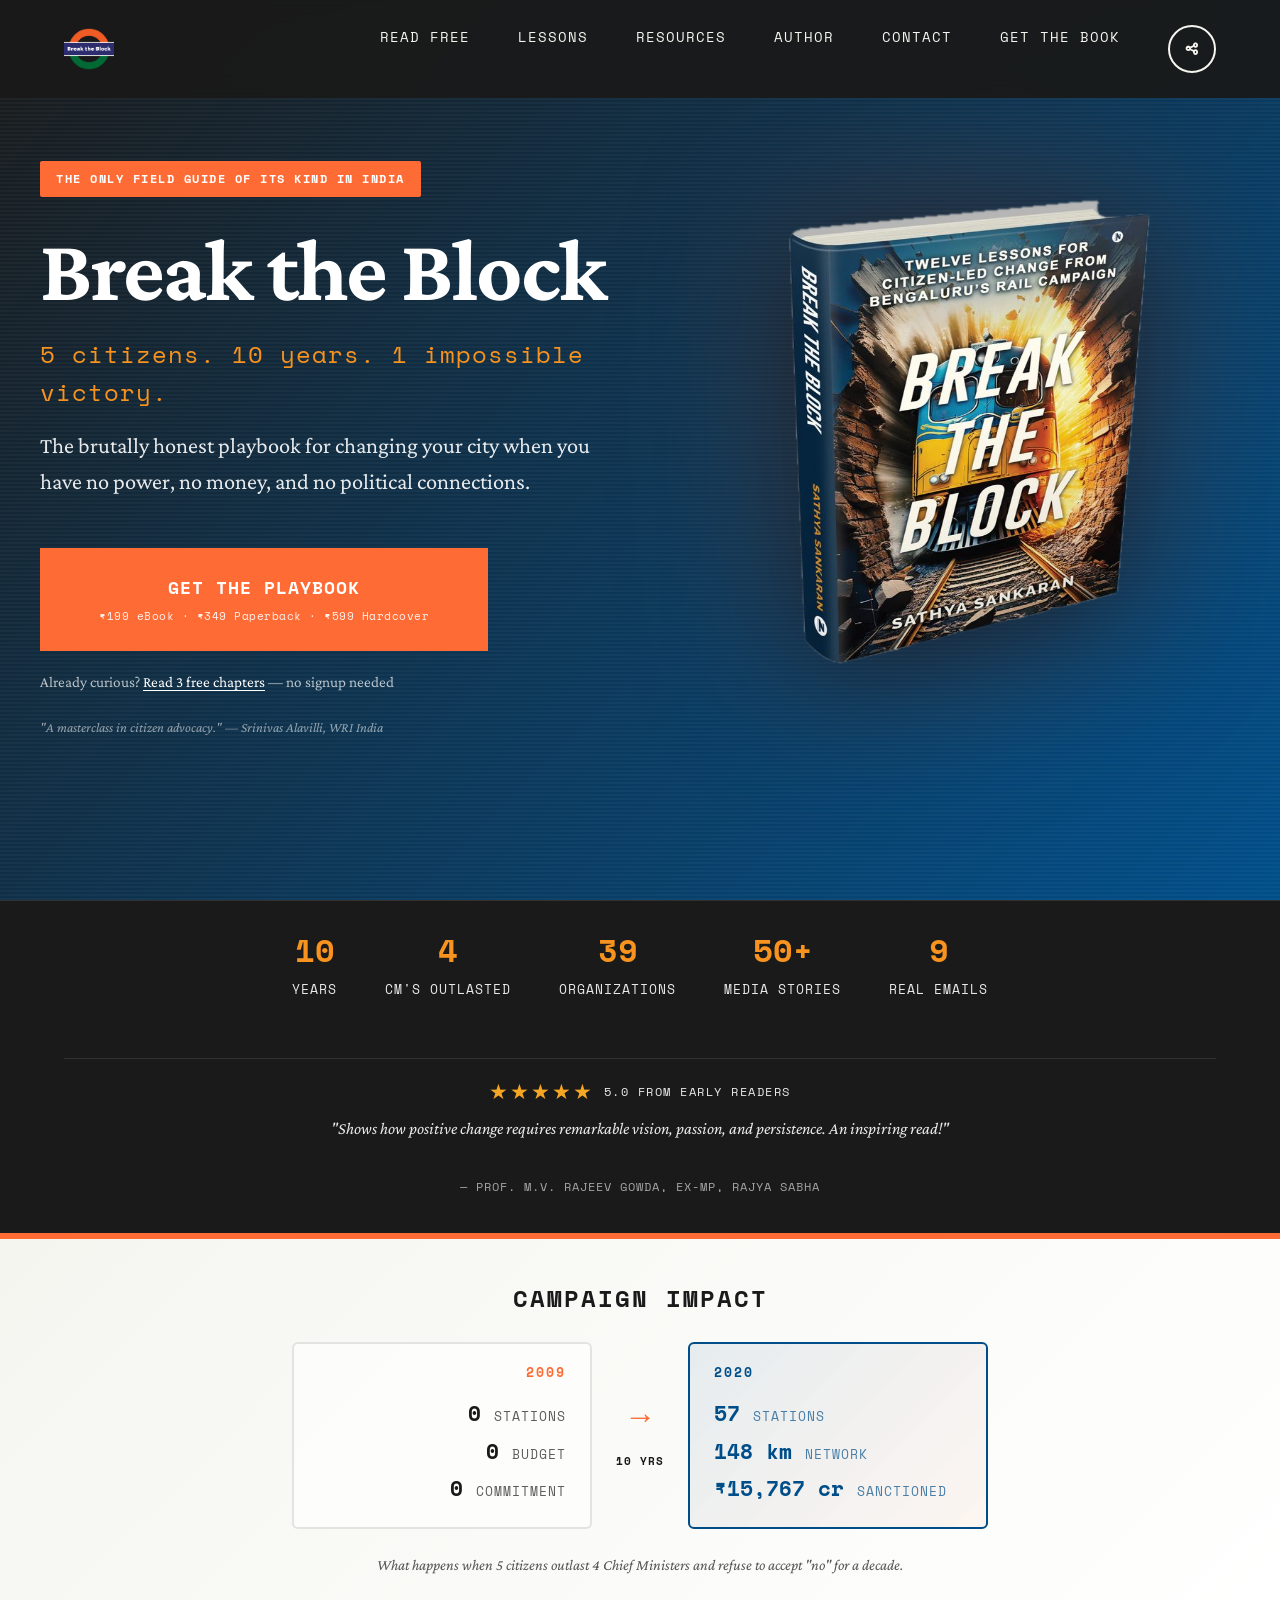
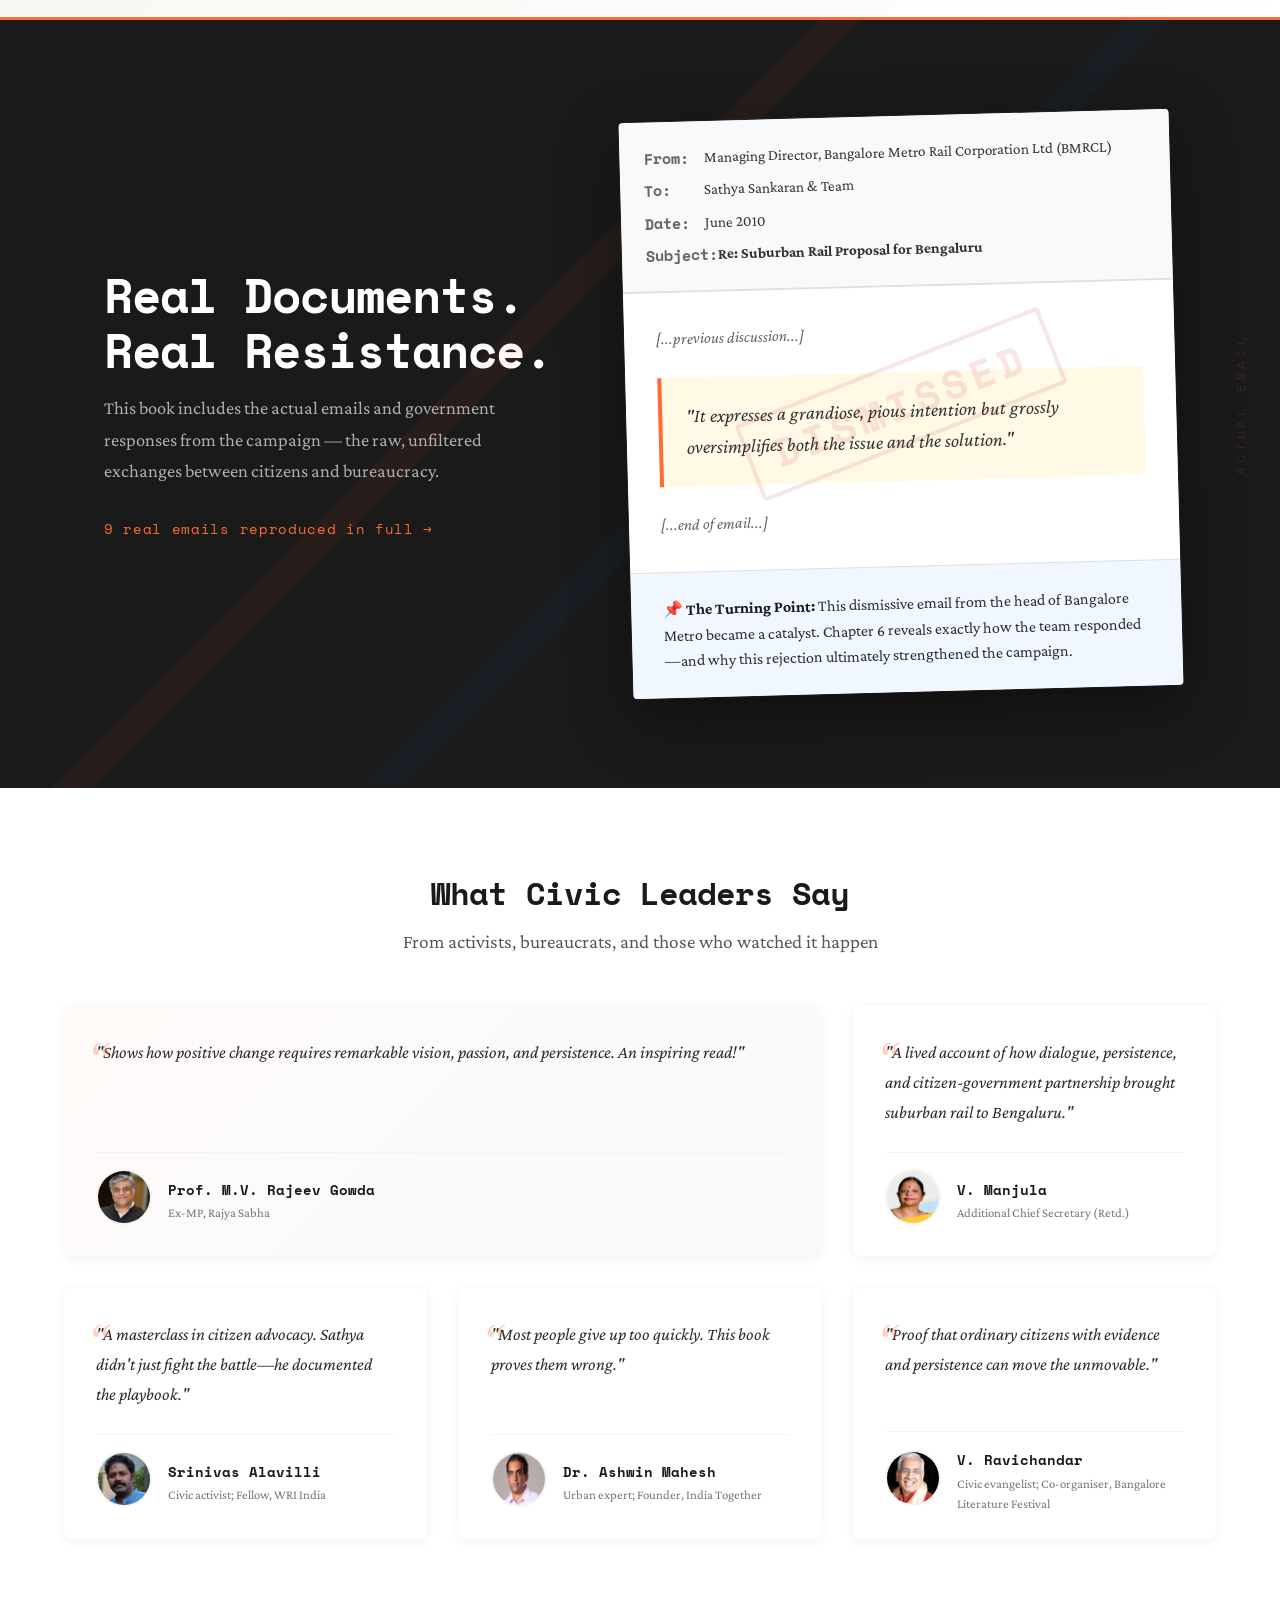
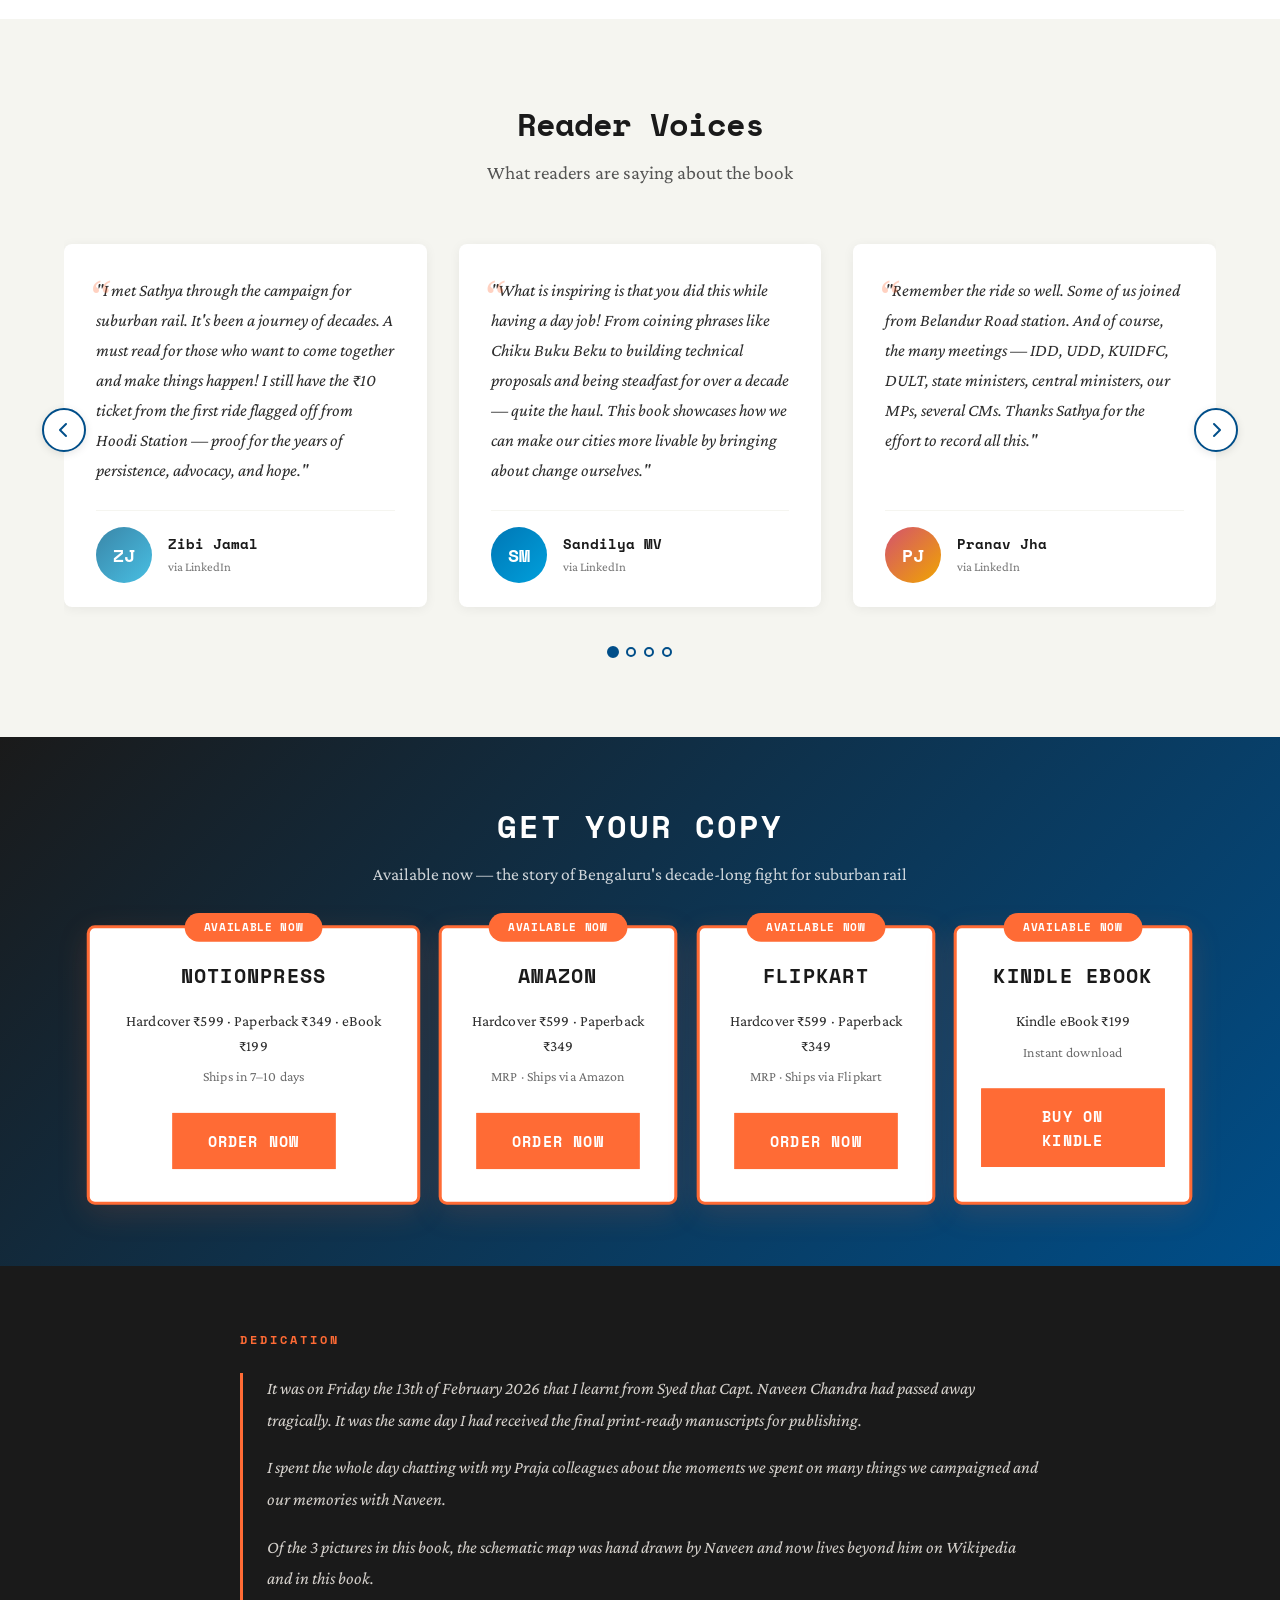
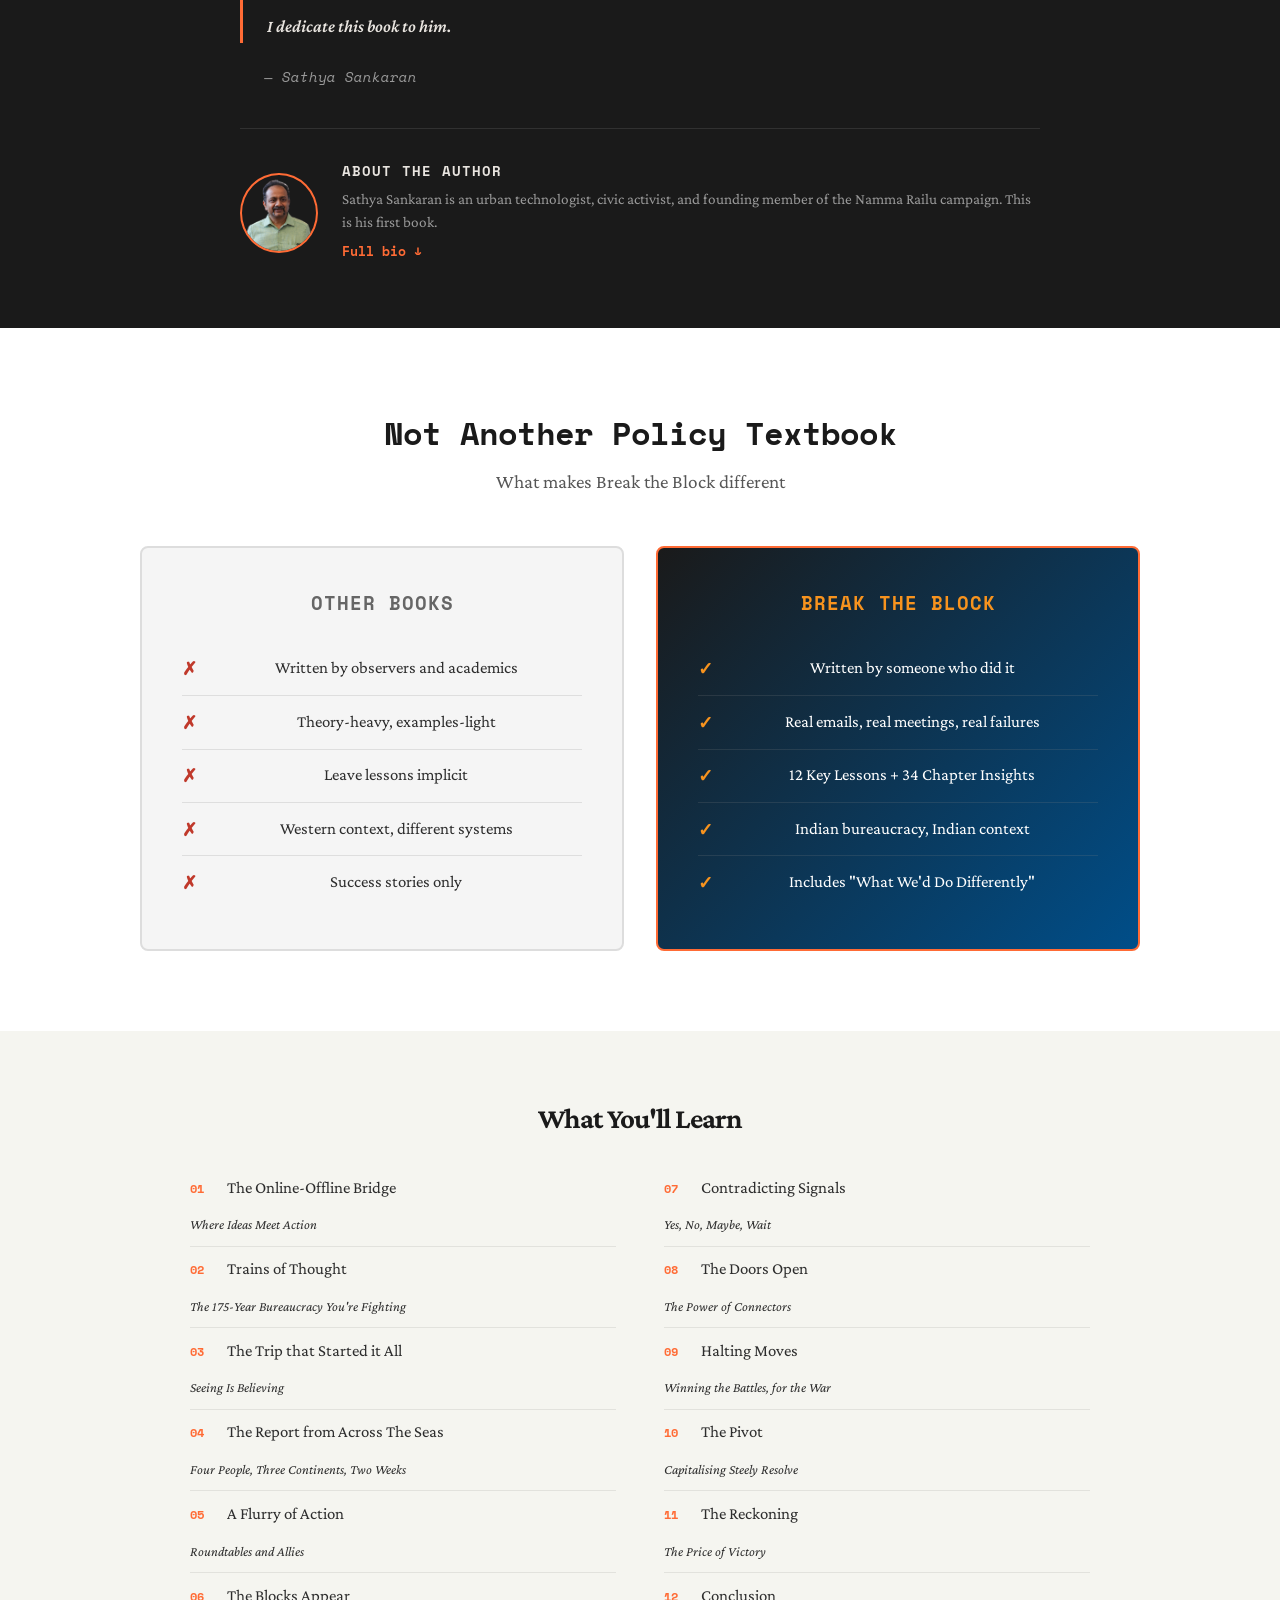
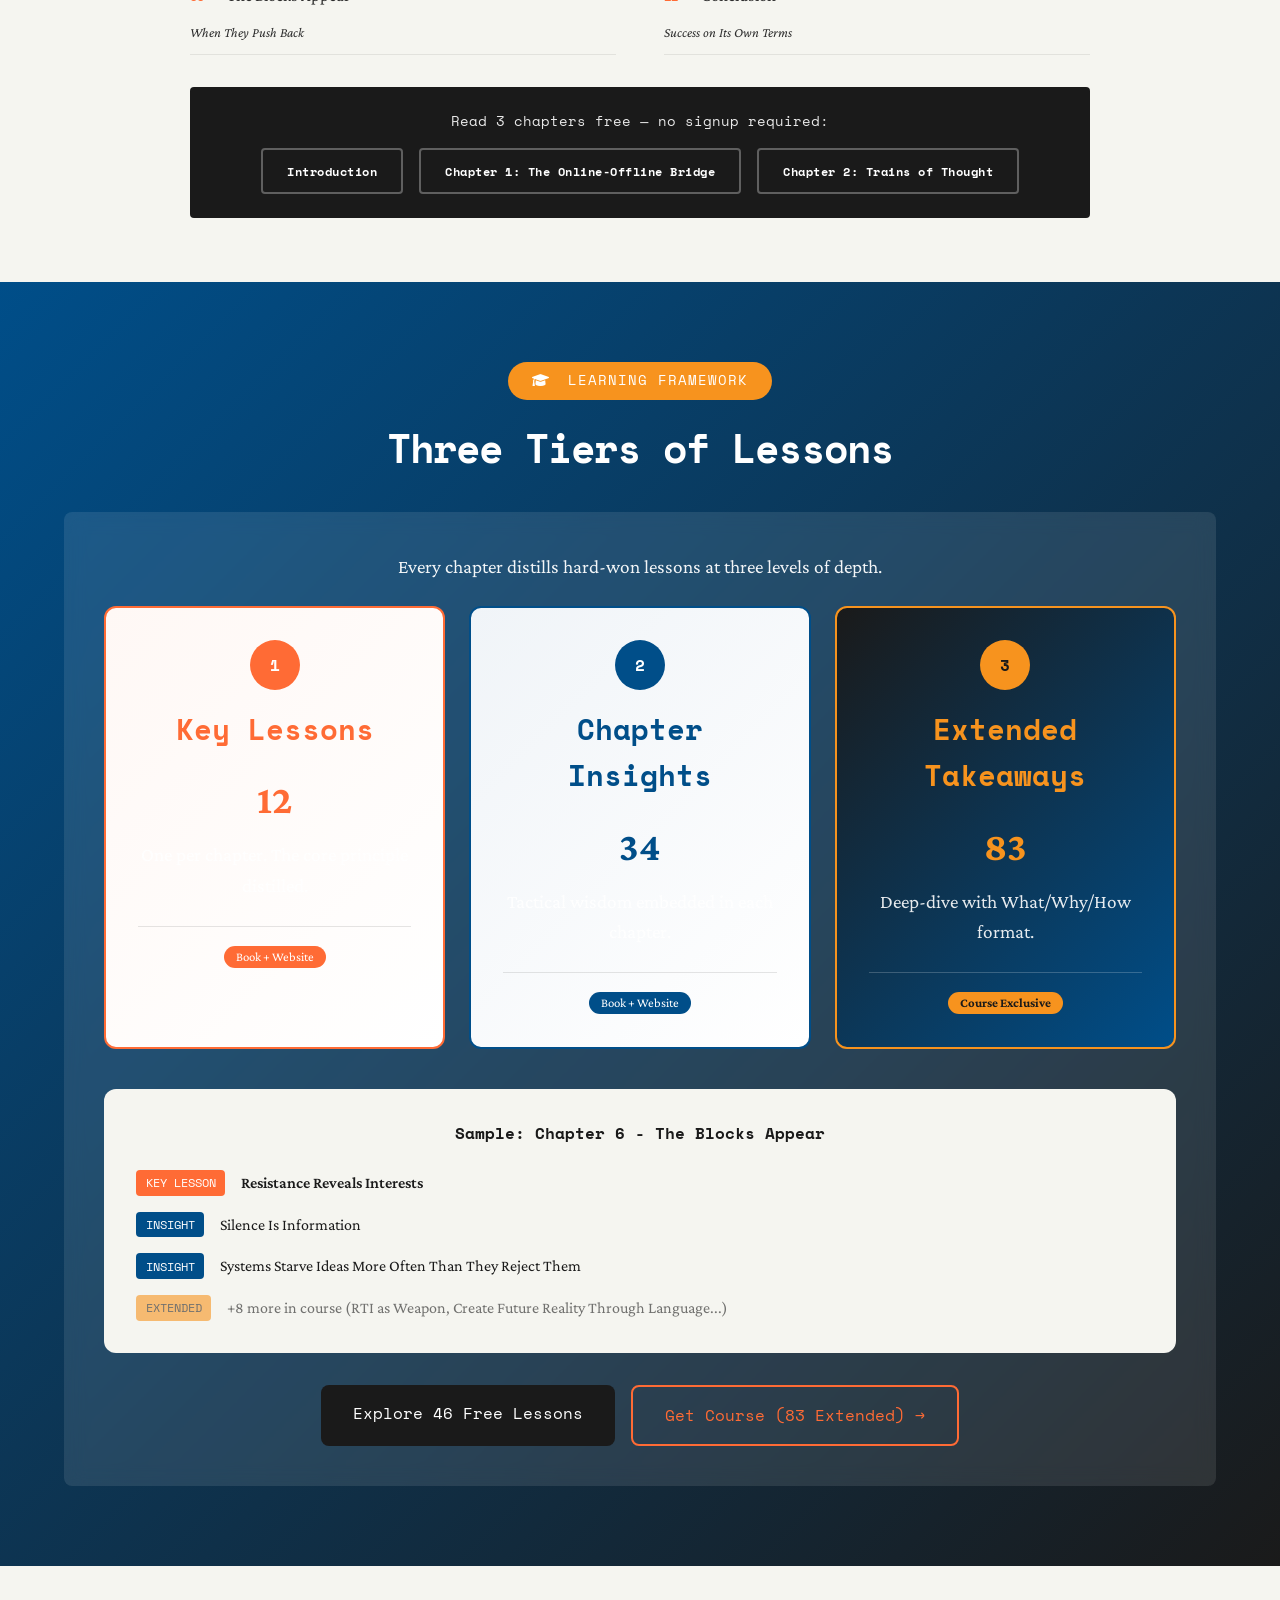
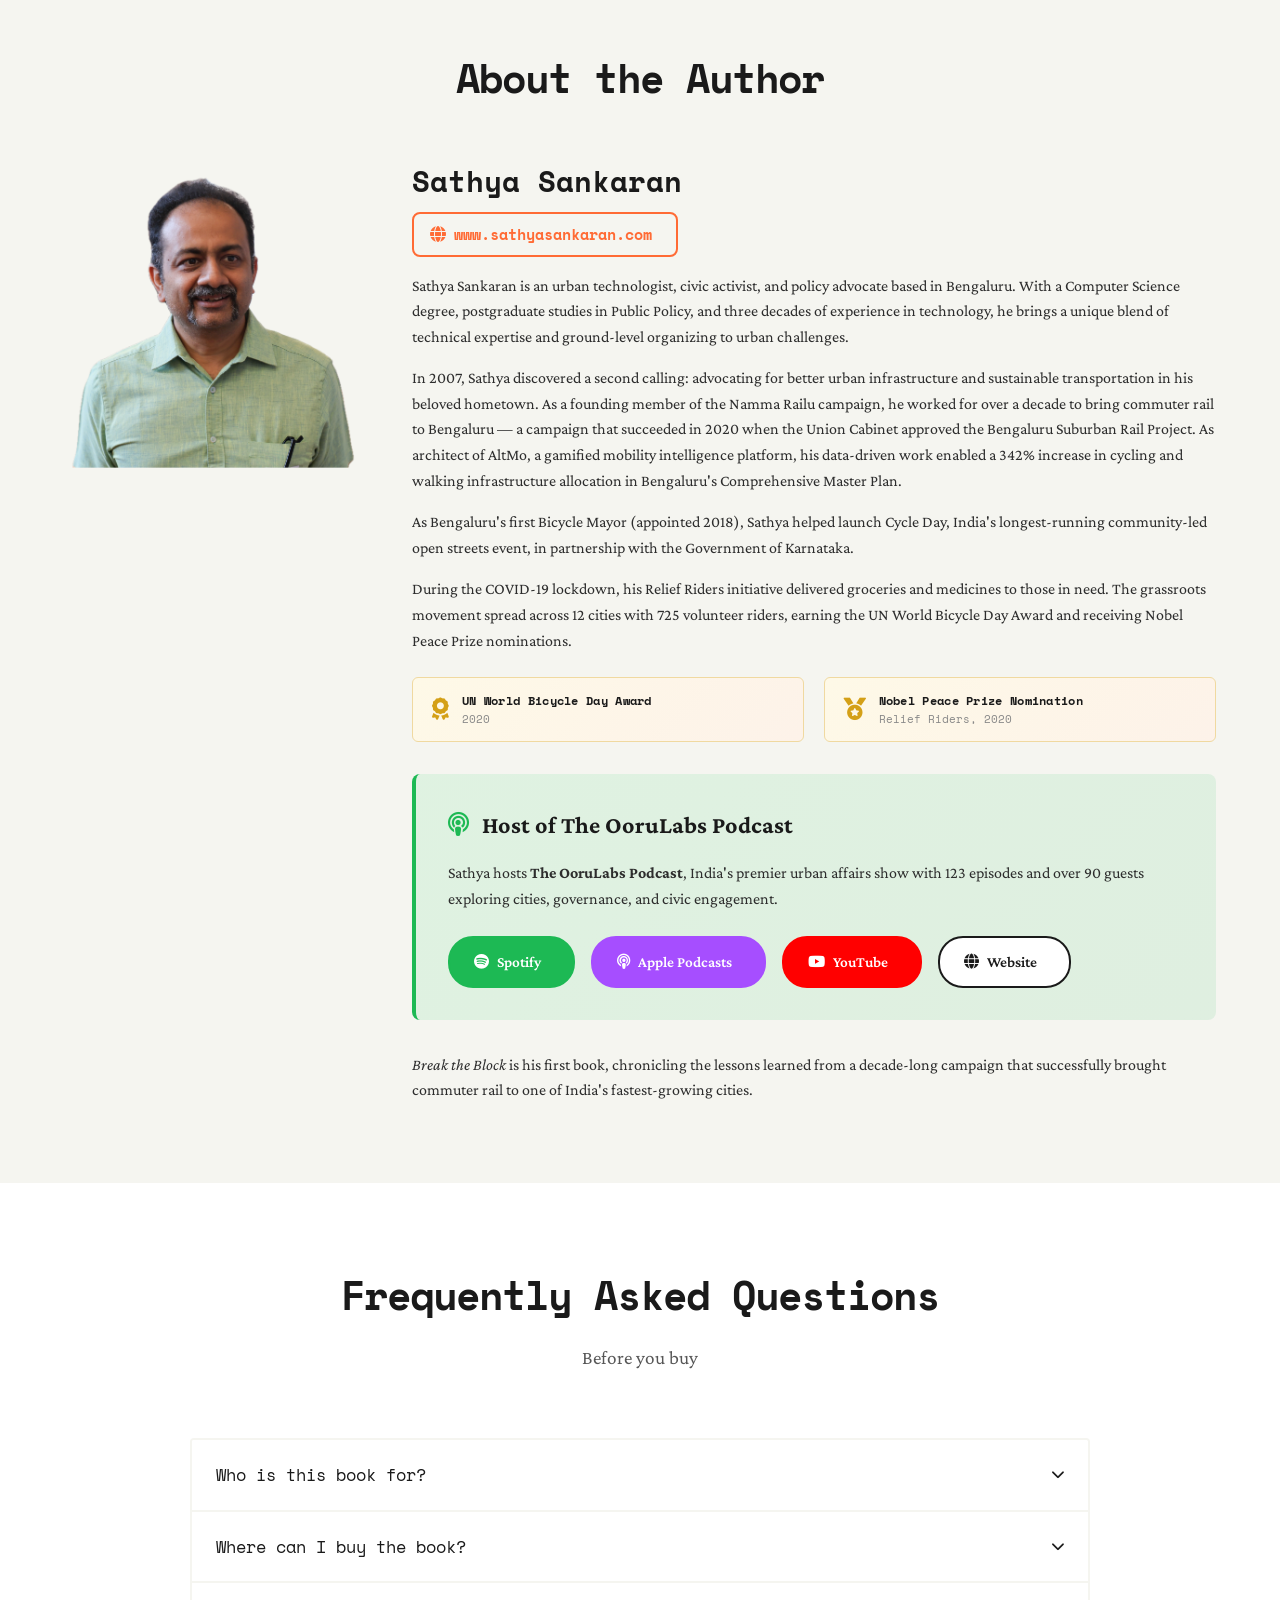
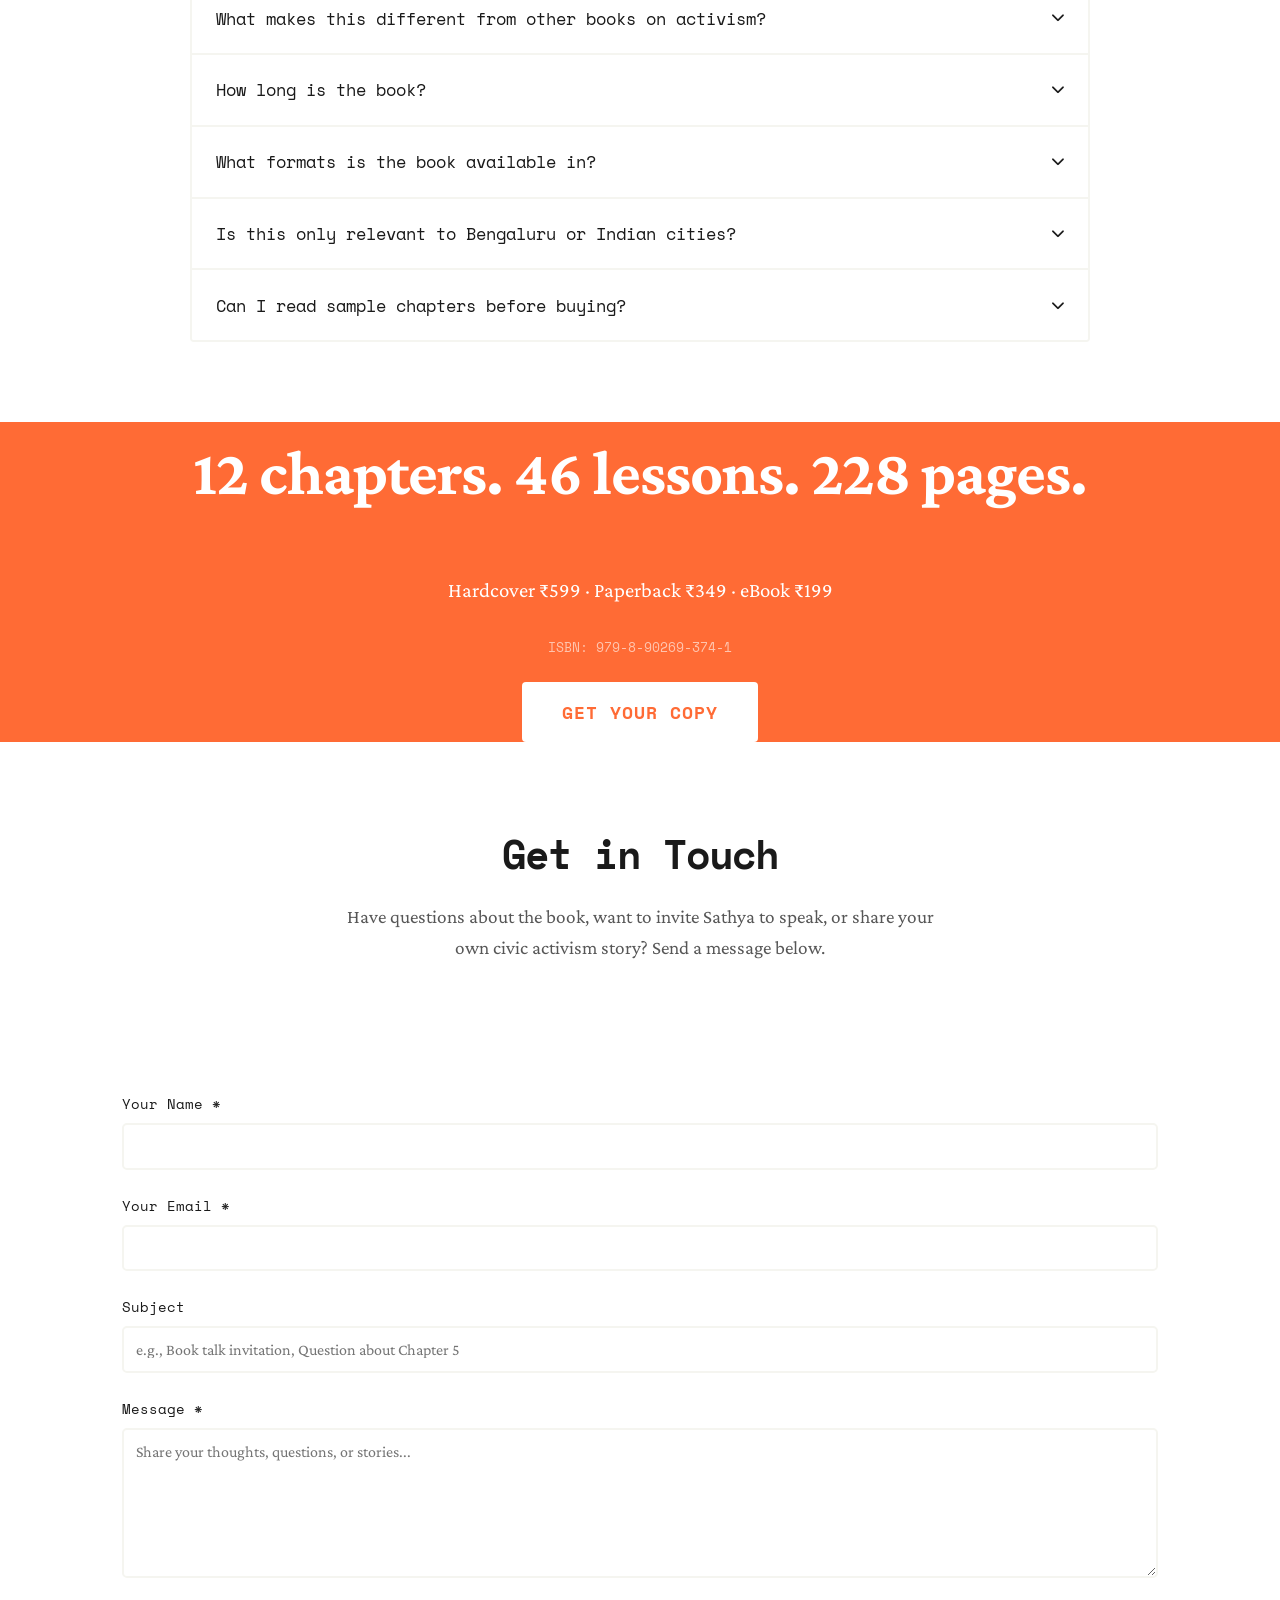
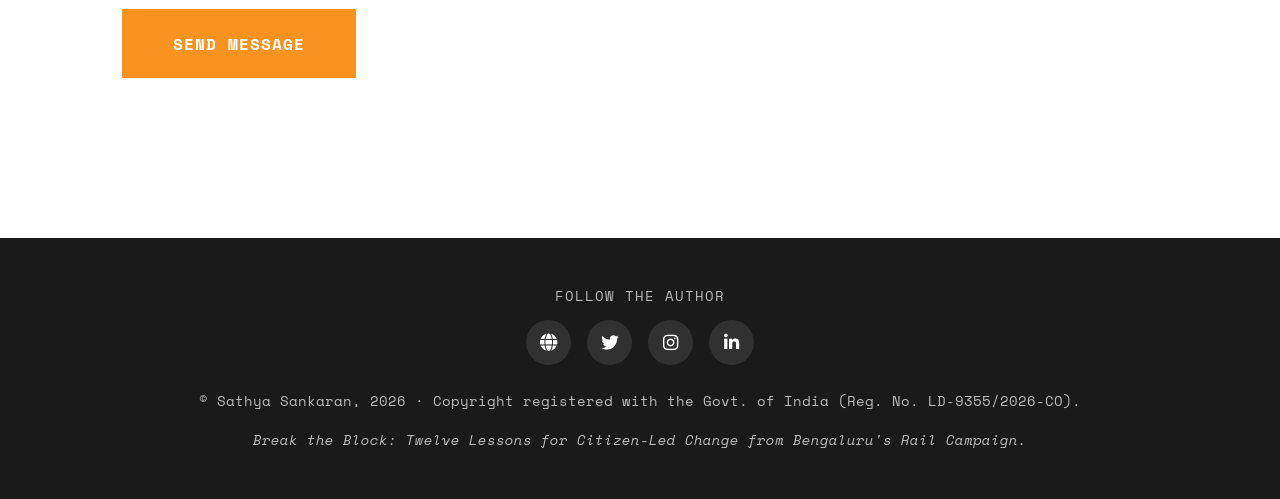
<file: index.html>
<!DOCTYPE html>
<html lang="en">
<head>
    <meta charset="UTF-8">
    <meta name="description" content="Field guide for activists: 12 lessons from Bengaluru's decade-long citizen campaign for commuter rail. Tactics that won a ₹15,767 crore project.">
    <meta name="viewport" content="width=device-width, initial-scale=1.0">
    
    <!-- Canonical URL -->
    <link rel="canonical" href="https://www.breaktheblock.in/">
    
    <!-- Robots -->
    <meta name="robots" content="index, follow, max-image-preview:large, max-snippet:-1">

    <!-- LLMs.txt for AI discoverability -->
    <link rel="alternate" type="text/markdown" href="/llms.txt" title="LLM-readable site summary">
    <meta name="googlebot" content="index, follow">
    
    <!-- Open Graph / Facebook -->
    <meta property="og:type" content="book">
    <meta property="og:locale" content="en_IN">
    <meta property="og:url" content="https://www.breaktheblock.in/">
    <meta property="og:title" content="Break the Block - Lessons for Citizen-Led Change from Bengaluru (Bangalore)'s Rail Campaign">
    <meta property="og:description" content="Field guide for activists: 12 lessons from Bengaluru's decade-long citizen campaign for commuter rail. Tactics that won a ₹15,767 crore project.">
    <meta property="og:image" content="https://www.breaktheblock.in/og-card.jpg">
    <meta property="og:image:width" content="1200">
    <meta property="og:image:height" content="630">
    <meta property="og:site_name" content="Break the Block">
    
    <!-- Twitter Card -->
    <meta name="twitter:card" content="summary_large_image">
    <meta property="article:author" content="Sathya Sankaran">
    <meta property="article:section" content="Civic Activism">
    <meta property="article:tag" content="Urban Planning">
    <meta property="article:tag" content="Bengaluru">
    <meta property="article:tag" content="Bangalore">
    <meta property="article:tag" content="India">
    <meta property="article:tag" content="Citizen Campaign">
    <meta property="book:author" content="Sathya Sankaran">

    <meta name="twitter:url" content="https://www.breaktheblock.in/">
    <meta name="twitter:title" content="Break the Block - Lessons for Citizen-Led Change from Bengaluru (Bangalore)'s Rail Campaign">
    <meta name="twitter:description" content="How five ordinary citizens refused to accept 'no' for ten years and brought commuter rail to India's most traffic-congested city.">
    <meta name="twitter:image" content="https://www.breaktheblock.in/og-card.jpg">
    <meta name="twitter:image:alt" content="Book cover of Break the Block by Sathya Sankaran - Twelve Lessons for Citizen-Led Change from Bengaluru's Rail Campaign">
    <meta property="og:image:alt" content="Book cover of Break the Block by Sathya Sankaran - Twelve Lessons for Citizen-Led Change from Bengaluru's Rail Campaign">
    <meta property="article:published_time" content="2026-02-20">
    <meta property="article:modified_time" content="2026-03-04">

    <!-- Additional SEO -->
    <meta name="keywords" content="civic activism India, urban activism Bangalore, Bengaluru commuter rail, citizen campaign guide, navigating bureaucracy India, grassroots organizing, policy advocacy tactics, citizen participation urban planning, Break the Block book, Sathya Sankaran, Namma Railu, Namma Metro, public policy, transportation advocacy, Chuku Buku Beku, Chiku Buku Beku, Modalu Train Beku, Steel Flyover Beda, suburban rail Bangalore, K-RIDE, DULT, CiSTUP, BMRCL, Citizens for Bengaluru, Praja RAAG, Whitefield Rising, Bellandur Jothege, Carmelaram Unites, BCIC, Sanjeev Dyamannavar, Tara Krishnaswamy, Srinivas Alavilli, Rajkumar Dugar, bureaucratic erasure, Hoodi halt, Carmelaram station, commuter rail advocacy, Bangalore suburban railway, citizen activism handbook, public transportation advocacy India">
    <meta name="author" content="Sathya Sankaran">
    <meta name="language" content="English">
    
    <title>Break the Block: Citizen-Led Change from Bengaluru's Rail Campaign</title>
    
    <!-- Favicon -->
    <link rel="icon" type="image/svg+xml" href="favicon.svg">
    <link rel="apple-touch-icon" sizes="180x180" href="break-the-block-logo.svg">

    <!-- Preconnect to external origins for faster resource loading -->
    <link rel="preconnect" href="https://fonts.googleapis.com">
    <link rel="preconnect" href="https://fonts.gstatic.com" crossorigin>
    <link rel="preconnect" href="https://cdnjs.cloudflare.com">

    <!-- Preload hero book cover (critical above-fold image) -->
    <link rel="preload" as="image" href="book-cover.png">

    <link href="https://fonts.googleapis.com/css2?family=Space+Mono:wght@400;700&family=Crimson+Pro:wght@300;400;600;700&display=swap" rel="stylesheet">
    <link rel="stylesheet" href="https://cdnjs.cloudflare.com/ajax/libs/font-awesome/6.0.0/css/all.min.css">
    <link rel="stylesheet" href="styles.css">
    
    <!-- Structured Data (JSON-LD) -->
    <script type="application/ld+json">
    {
      "@context": "https://schema.org",
      "@graph": [
        {
          "@type": "Book",
          "@id": "https://www.breaktheblock.in/#book",
          "name": "Break the Block: Lessons for Citizen-Led Change from Bengaluru (Bangalore)'s Rail Campaign",
          "alternateName": "Break the Block",
          "author": {
            "@type": "Person",
            "@id": "https://www.breaktheblock.in/#author",
            "name": "Sathya Sankaran",
            "url": "https://www.breaktheblock.in/#author",
            "image": "https://www.breaktheblock.in/sathya.png",
            "jobTitle": "Civic Activist, Urban Mobility Advocate, Podcast Host",
            "description": "Civic activist, technology professional, urban mobility advocate, and podcast host based in Bengaluru. Founding member of the Namma Railu campaign and host of The OoruLabs Podcast.",
            "sameAs": [
              "https://www.sathyasankaran.com",
              "https://open.spotify.com/show/6EYcxIPGW0UQvmkk67Ox0x",
              "https://podcasts.apple.com/us/podcast/the-oorulabs-podcast/id1682407685",
              "https://youtube.com/@oorulabs",
              "https://podcast.oorulabs.com"
            ],
            "knowsAbout": [
              "Civic Activism",
              "Urban Governance",
              "Public Transportation",
              "Community Organizing",
              "Urban Policy",
              "Sustainable Mobility"
            ]
          },
          "isbn": "9798902693741",
          "inLanguage": "en",
          "numberOfPages": "228",
          "bookFormat": ["https://schema.org/Hardcover", "https://schema.org/Paperback", "https://schema.org/EBook"],
          "genre": "Non-fiction",
          "copyrightHolder": {
            "@type": "Person",
            "name": "Sathya Sankaran"
          },
          "copyrightYear": 2026,
          "copyrightNotice": "© Sathya Sankaran, 2026. Registered with the Copyright Office, Government of India (Reg. No. LD-9355/2026-CO)",
          "about": [
            {
              "@type": "Thing",
              "name": "Civic Activism",
              "sameAs": "https://en.wikipedia.org/wiki/Civic_engagement"
            },
            {
              "@type": "Thing",
              "name": "Urban Governance",
              "sameAs": "https://en.wikipedia.org/wiki/Urban_governance"
            },
            {
              "@type": "Thing",
              "name": "Bengaluru Suburban Railway",
              "sameAs": "https://en.wikipedia.org/wiki/Bengaluru_Suburban_Railway"
            },
            {
              "@type": "Place",
              "name": "Bengaluru",
              "alternateName": "Bangalore",
              "sameAs": "https://en.wikipedia.org/wiki/Bangalore",
              "address": {
                "@type": "PostalAddress",
                "addressLocality": "Bengaluru",
                "addressRegion": "Karnataka",
                "addressCountry": "IN"
              }
            },
            {
              "@type": "Organization",
              "name": "K-RIDE",
              "alternateName": "Rail Infrastructure Development Company (Karnataka)",
              "sameAs": "https://en.wikipedia.org/wiki/Rail_Infrastructure_Development_Company_(Karnataka)"
            }
          ],
          "description": "How five citizens brought commuter rail to Bengaluru. A decade-long story of persistence, strategy, and changing systems with no power. This field guide documents a ten-year citizen campaign that successfully brought suburban rail to India's most traffic-congested city.",
          "keywords": "civic activism, urban governance, Bengaluru, commuter rail, citizen campaign, Namma Railu, Namma Metro, public policy, grassroots organizing, transportation advocacy, Chuku Buku Beku, Chiku Buku Beku, suburban rail Bangalore, K-RIDE, DULT, Citizens for Bengaluru, Steel Flyover Beda, bureaucratic erasure, Sathya Sankaran, citizen activism India",
          "datePublished": "2026-02-20",
          "image": "https://www.breaktheblock.in/book-cover.png",
          "publisher": {
            "@type": "Organization",
            "name": "Notion Press"
          },
          "aggregateRating": {
            "@type": "AggregateRating",
            "ratingValue": "5",
            "reviewCount": "5"
          },
          "review": {
            "@type": "Review",
            "name": "A Masterclass in the Unglamorous Work of Change",
            "reviewRating": {
              "@type": "Rating",
              "ratingValue": "5",
              "bestRating": "5"
            },
            "author": {
              "@type": "Person",
              "name": "Dinni"
            },
            "datePublished": "2026-03-21",
            "publisher": {
              "@type": "Organization",
              "name": "Amazon"
            },
            "reviewBody": "Break the Block uses suburban rail as the arena, but what it documents is something rarer and more valuable: an honest anatomy of what public problem-solving actually looks like in the Indian city, where political, bureaucratic, and community dynamics don't just add complexity, they are the work. The learnings land hard precisely because they are earned. For anyone working in the Indian civic space — urban planners, policy advocates, RWA leaders, urban local body officials, social entrepreneurs — this book is essential reading."
          },
          "offers": [
            {
              "@type": "Offer",
              "availability": "https://schema.org/InStock",
              "price": "599",
              "priceCurrency": "INR",
              "itemCondition": "https://schema.org/NewCondition",
              "description": "Hardcover",
              "url": "https://notionpress.com/in/read/break-the-block-hardcover/hardcover",
              "seller": {
                "@type": "Organization",
                "name": "Notion Press"
              }
            },
            {
              "@type": "Offer",
              "availability": "https://schema.org/InStock",
              "price": "349",
              "priceCurrency": "INR",
              "itemCondition": "https://schema.org/NewCondition",
              "description": "Paperback",
              "url": "https://notionpress.com/in/read/break-the-block-hardcover/hardcover",
              "seller": {
                "@type": "Organization",
                "name": "Notion Press"
              }
            },
            {
              "@type": "Offer",
              "availability": "https://schema.org/InStock",
              "priceCurrency": "INR",
              "itemCondition": "https://schema.org/NewCondition",
              "price": "599",
              "description": "Hardcover",
              "url": "https://www.amazon.in/dp/B0GPY3CVWP",
              "seller": {
                "@type": "Organization",
                "name": "Amazon"
              }
            },
            {
              "@type": "Offer",
              "availability": "https://schema.org/InStock",
              "priceCurrency": "INR",
              "itemCondition": "https://schema.org/NewCondition",
              "price": "349",
              "description": "Paperback",
              "url": "https://www.amazon.in/dp/B0GPY3CVWP",
              "seller": {
                "@type": "Organization",
                "name": "Amazon"
              }
            },
            {
              "@type": "Offer",
              "availability": "https://schema.org/InStock",
              "priceCurrency": "INR",
              "itemCondition": "https://schema.org/NewCondition",
              "price": "599",
              "description": "Hardcover",
              "url": "https://www.flipkart.com/break-block-twelve-lessons-citizen-led-change-bengaluru-s-rail-campaign/p/itm2fb5b7a04ba45",
              "seller": {
                "@type": "Organization",
                "name": "Flipkart"
              }
            },
            {
              "@type": "Offer",
              "availability": "https://schema.org/InStock",
              "priceCurrency": "INR",
              "itemCondition": "https://schema.org/NewCondition",
              "price": "349",
              "description": "Paperback",
              "url": "https://www.flipkart.com/break-block-twelve-lessons-citizen-led-change-bengaluru-s-rail-campaign/p/itm2fb5b7a04ba45",
              "seller": {
                "@type": "Organization",
                "name": "Flipkart"
              }
            },
            {
              "@type": "Offer",
              "availability": "https://schema.org/InStock",
              "priceCurrency": "INR",
              "itemCondition": "https://schema.org/NewCondition",
              "price": "199",
              "description": "Kindle eBook",
              "url": "https://www.amazon.in/dp/B0GQMHC662",
              "seller": {
                "@type": "Organization",
                "name": "Amazon Kindle"
              }
            },
            {
              "@type": "Offer",
              "availability": "https://schema.org/InStock",
              "priceCurrency": "USD",
              "itemCondition": "https://schema.org/NewCondition",
              "price": "4.99",
              "description": "Kindle eBook (International)",
              "url": "https://www.amazon.com/dp/B0GQMHC662",
              "seller": {
                "@type": "Organization",
                "name": "Amazon Kindle"
              }
            },
            {
              "@type": "Offer",
              "availability": "https://schema.org/InStock",
              "priceCurrency": "USD",
              "itemCondition": "https://schema.org/NewCondition",
              "price": "29.99",
              "description": "Hardcover (International)",
              "url": "https://www.amazon.com/dp/B0GPY3CVWP",
              "seller": {
                "@type": "Organization",
                "name": "Amazon"
              }
            },
            {
              "@type": "Offer",
              "availability": "https://schema.org/InStock",
              "priceCurrency": "USD",
              "itemCondition": "https://schema.org/NewCondition",
              "price": "19.99",
              "description": "Paperback (International)",
              "url": "https://www.amazon.com/dp/B0GPYJC8QQ",
              "seller": {
                "@type": "Organization",
                "name": "Amazon"
              }
            }
          ]
        },
        {
          "@type": "WebSite",
          "@id": "https://www.breaktheblock.in/#website",
          "url": "https://www.breaktheblock.in/",
          "name": "Break the Block",
          "description": "Lessons for Citizen-Led Change from Bengaluru (Bangalore)'s Rail Campaign - A field guide to civic activism and changing governance systems",
          "inLanguage": "en",
          "publisher": {
            "@id": "https://www.breaktheblock.in/#author"
          }
        },
        {
          "@type": "WebPage",
          "@id": "https://www.breaktheblock.in/#webpage",
          "url": "https://www.breaktheblock.in/",
          "name": "Break the Block - Lessons for Citizen-Led Change from Bengaluru (Bangalore)'s Rail Campaign",
          "description": "How five citizens brought commuter rail to Bengaluru through a decade-long campaign",
          "isPartOf": {
            "@id": "https://www.breaktheblock.in/#website"
          },
          "about": {
            "@id": "https://www.breaktheblock.in/#book"
          },
          "primaryImageOfPage": {
            "@type": "ImageObject",
            "url": "https://www.breaktheblock.in/book-cover.png",
            "width": 1200,
            "height": 1800
          },
          "inLanguage": "en"
        },
        {
          "@type": "BreadcrumbList",
          "@id": "https://www.breaktheblock.in/#breadcrumb",
          "itemListElement": [
            {
              "@type": "ListItem",
              "position": 1,
              "name": "Home",
              "item": "https://www.breaktheblock.in/"
            }
          ]
        }
      ]
    }
    </script>

    <!-- FAQ Structured Data -->
    <script type="application/ld+json">
    {
      "@context": "https://schema.org",
      "@type": "FAQPage",
      "mainEntity": [
        {
          "@type": "Question",
          "name": "Who is this book for?",
          "acceptedAnswer": {
            "@type": "Answer",
            "text": "This book is for activists seeking practical tactics, policy students wanting real-world case studies, engaged citizens wondering how to change their city, and public servants seeking to understand citizen perspectives. If you've ever felt powerless against bureaucracy or wondered if ordinary people can really make a difference, this book is for you."
          }
        },
        {
          "@type": "Question",
          "name": "Where can I buy the book?",
          "acceptedAnswer": {
            "@type": "Answer",
            "text": "Break the Block is available on Notionpress, Amazon, and Flipkart in hardcover and paperback. The Kindle eBook (₹199) is also available on Amazon."
          }
        },
        {
          "@type": "Question",
          "name": "What makes this different from other books on activism?",
          "acceptedAnswer": {
            "@type": "Answer",
            "text": "Unlike academic policy textbooks, this is a real campaign story written by someone who lived it, not an observer. Unlike typical memoirs, it explicitly extracts 46 actionable lessons (12 Key Lessons + 34 Chapter Insights) you can apply to your own campaigns. It's both an engaging narrative and a practical field guide—showing you the 'how,' not just the 'why.'"
          }
        },
        {
          "@type": "Question",
          "name": "How long is the book?",
          "acceptedAnswer": {
            "@type": "Answer",
            "text": "The book contains 12 chapters with 12 Key Lessons and 34 Chapter Insights distilled from a decade-long campaign. Plus 83 Extended Takeaways available in the course. It's a focused read — not an academic textbook."
          }
        },
        {
          "@type": "Question",
          "name": "What formats is the book available in?",
          "acceptedAnswer": {
            "@type": "Answer",
            "text": "Break the Block is available in hardcover (₹599), paperback (₹349), and Kindle eBook (₹199) on Amazon. Also available on Notionpress and Flipkart. International readers can buy the book on Amazon.com (USD)."
          }
        },
        {
          "@type": "Question",
          "name": "Is this only relevant to Bengaluru or Indian cities?",
          "acceptedAnswer": {
            "@type": "Answer",
            "text": "While the story takes place in Bengaluru, the lessons are universal. The tactics for navigating bureaucracy, building coalitions, using data effectively, and maintaining momentum over years apply to civic campaigns anywhere. Readers from Mumbai to Manila, Delhi to Denver will find applicable insights."
          }
        },
        {
          "@type": "Question",
          "name": "Can I read sample chapters before buying?",
          "acceptedAnswer": {
            "@type": "Answer",
            "text": "Yes! The Introduction and first two chapters are available to read online for free. Additionally, you can visit the Key Takeaways page to see online exclusive lessons from each chapter."
          }
        },
        {
          "@type": "Question",
          "name": "What did the Namma Railu campaign achieve?",
          "acceptedAnswer": {
            "@type": "Answer",
            "text": "The Namma Railu campaign succeeded in securing Union Cabinet approval in August 2020 for the Bengaluru Suburban Rail Project (BSRP). This is a ₹15,767 crore infrastructure project that will build 148.17 km of suburban rail network with 57 stations across four corridors in Bengaluru. The project involves collaboration between the Ministry of Railways, Government of Karnataka, and Bengaluru Development Authority. The campaign brought together 39 organizations and outlasted 4 Chief Ministers over a decade (2009-2020) to achieve this outcome."
          }
        },
        {
          "@type": "Question",
          "name": "What mistakes did the campaign make?",
          "acceptedAnswer": {
            "@type": "Answer",
            "text": "The book documents both successes and failures with brutal honesty. Key mistakes include: starting advocacy before fully understanding the institutional complexities of Indian Railways, underestimating how long bureaucratic processes would take, and not building political relationships early enough. The campaign also learned that some tactics that worked in other contexts didn't translate to India's governance system. These mistakes and lessons learned are documented throughout the book with real emails, real meetings, and real setbacks - providing a realistic roadmap for future activists rather than an idealized success story."
          }
        }
      ]
    }
    </script>
    <!-- Enhanced Person Schema for Author -->
    <script type="application/ld+json">
    {
      "@context": "https://schema.org",
      "@type": "Person",
      "name": "Sathya Sankaran",
      "jobTitle": "Urban Technologist, Civic Activist, Policy Advocate",
      "description": "Founding member of Namma Railu campaign, Bengaluru's first Bicycle Mayor (2018-2020), host of The OoruLabs Podcast. Successfully led decade-long citizen campaign that brought suburban rail to Bengaluru.",
      "url": "https://www.sathyasankaran.com",
      "image": "https://www.breaktheblock.in/sathya.png",
      "sameAs": [
        "https://twitter.com/tweetenator",
        "https://www.linkedin.com/in/sathyasankaran/",
        "https://podcast.oorulabs.com",
        "https://open.spotify.com/show/6EYcxIPGW0UQvmkk67Ox0x",
        "https://youtube.com/@oorulabs"
      ],
      "award": [
        "UN World Bicycle Day Award (2020)",
        "Nobel Peace Prize Nomination (Relief Riders, 2020)"
      ],
      "hasCredential": [
        {
          "@type": "EducationalOccupationalCredential",
          "credentialCategory": "degree",
          "educationalLevel": "Bachelor's Degree",
          "about": "Computer Science"
        },
        {
          "@type": "EducationalOccupationalCredential",
          "credentialCategory": "degree",
          "educationalLevel": "Postgraduate",
          "about": "Public Policy"
        }
      ],
      "knowsAbout": [
        "Civic Activism",
        "Urban Planning",
        "Policy Advocacy",
        "Grassroots Organizing",
        "Bureaucratic Navigation",
        "Coalition Building",
        "Sustainable Transportation",
        "Urban Governance",
        "Citizen Campaigns",
        "Data-Driven Advocacy"
      ],
      "affiliation": [
        {
          "@type": "Organization",
          "name": "Namma Railu Campaign"
        },
        {
          "@type": "Organization",
          "name": "OoruLabs"
        }
      ],
      "alumniOf": {
        "@type": "EducationalOrganization",
        "name": "Public Policy Program"
      }
    }
    </script>

    <!-- Organization Schema for Namma Railu Campaign -->
    <script type="application/ld+json">
    {
      "@context": "https://schema.org",
      "@type": "Organization",
      "name": "Namma Railu Campaign",
      "alternateName": "Bengaluru Suburban Rail Campaign",
      "description": "Decade-long citizen campaign (2009-2020) that successfully brought suburban rail to Bengaluru through coalition-building, data-driven advocacy, and persistent engagement with government",
      "foundingDate": "2009",
      "dissolutionDate": "2020",
      "url": "https://www.breaktheblock.in",
      "founder": {
        "@type": "Person",
        "name": "Sathya Sankaran"
      },
      "location": {
        "@type": "Place",
        "name": "Bengaluru",
        "address": {
          "@type": "PostalAddress",
          "addressLocality": "Bengaluru",
          "addressRegion": "Karnataka",
          "addressCountry": "IN"
        }
      },
      "numberOfEmployees": {
        "@type": "QuantitativeValue",
        "value": 39,
        "description": "Coalition of 39 organizations"
      },
      "award": "Union Cabinet Approval for Bengaluru Suburban Rail Project (August 2020)",
      "knowsAbout": [
        "Suburban Rail",
        "Urban Transportation",
        "Citizen Advocacy",
        "Policy Change",
        "Coalition Building"
      ],
      "member": [
        {
          "@type": "Organization",
          "name": "Citizens for Bengaluru",
          "alternateName": "CfB",
          "sameAs": "https://www.citizensforbengaluru.in/"
        },
        {
          "@type": "Organization",
          "name": "Praja RAAG",
          "sameAs": "https://www.prajaraag.org/"
        },
        {
          "@type": "Organization",
          "name": "Whitefield Rising",
          "sameAs": "https://www.whitefieldrising.org/"
        },
        {
          "@type": "Organization",
          "name": "Bangalore Chamber of Industry and Commerce",
          "alternateName": "BCIC",
          "sameAs": "https://www.bcic.in/"
        }
      ],
      "interactionStatistic": {
        "@type": "InteractionCounter",
        "interactionType": "https://schema.org/FollowAction",
        "userInteractionCount": 39,
        "description": "39 coalition member organizations"
      }
    }
    </script>

    <!-- ItemList Schema for 12 Key Lessons -->
    <script type="application/ld+json">
    {
      "@context": "https://schema.org",
      "@type": "ItemList",
      "name": "12 Key Lessons from Break the Block",
      "description": "Twelve actionable lessons from a decade-long citizen campaign in Bengaluru. Field-tested tactics for civic activism, navigating bureaucracy, and changing governance systems.",
      "numberOfItems": 12,
      "itemListElement": [
        {
          "@type": "ListItem",
          "position": 1,
          "name": "Lesson 1: Legitimacy Precedes Influence",
          "description": "You can't demand a seat at the table. Earn it through consistent, quality engagement. Officials were watching Praja.in before we knew it.",
          "url": "https://www.breaktheblock.in/key-takeaways.html#chapter-1"
        },
        {
          "@type": "ListItem",
          "position": 2,
          "name": "Lesson 2: Understand the System You're Fighting",
          "description": "Indian Railways evolved from 40+ private companies into one monolith. Understanding this history explains why introducing ANY new service requires battling 175 years of institutional inertia.",
          "url": "https://www.breaktheblock.in/key-takeaways.html#chapter-2"
        },
        {
          "@type": "ListItem",
          "position": 3,
          "name": "Lesson 3: See Before You Advocate",
          "description": "The train journey from Bengaluru to Whitefield revealed both the problem and the potential. Real experience beats theoretical analysis.",
          "url": "https://www.breaktheblock.in/key-takeaways.html#chapter-3"
        },
        {
          "@type": "ListItem",
          "position": 4,
          "name": "Lesson 4: Produce What the System Respects",
          "description": "Government doesn't respond to passion or anger. It responds to professional reports, technical feasibility studies, and data that fits bureaucratic formats.",
          "url": "https://www.breaktheblock.in/key-takeaways.html#chapter-4"
        },
        {
          "@type": "ListItem",
          "position": 5,
          "name": "Lesson 5: Coalitions Multiply Reach",
          "description": "One organization can be dismissed. Thirty-nine organizations representing diverse constituencies cannot be ignored. Build coalitions early.",
          "url": "https://www.breaktheblock.in/key-takeaways.html#chapter-5"
        },
        {
          "@type": "ListItem",
          "position": 6,
          "name": "Lesson 6: Resistance Reveals Interests",
          "description": "When bureaucrats say 'no,' pay attention to why. Their objections reveal what they actually care about - and what you need to address.",
          "url": "https://www.breaktheblock.in/key-takeaways.html#chapter-6"
        },
        {
          "@type": "ListItem",
          "position": 7,
          "name": "Lesson 7: Outlast the Contradictions",
          "description": "Government statements will contradict each other. Officials will change. Policies will flip. Your job is to maintain consistency and persistence.",
          "url": "https://www.breaktheblock.in/key-takeaways.html#chapter-7"
        },
        {
          "@type": "ListItem",
          "position": 8,
          "name": "Lesson 8: Find Champions Inside",
          "description": "Some bureaucrats actually want change. Identify them, support them, and give them the ammunition they need to fight internal battles.",
          "url": "https://www.breaktheblock.in/key-takeaways.html#chapter-8"
        },
        {
          "@type": "ListItem",
          "position": 9,
          "name": "Lesson 9: Accumulate Small Wins",
          "description": "Every meeting, every media mention, every small policy change is a stepping stone. Document and celebrate progress, no matter how small.",
          "url": "https://www.breaktheblock.in/key-takeaways.html#chapter-9"
        },
        {
          "@type": "ListItem",
          "position": 10,
          "name": "Lesson 10: Mass Visibility Changes Dynamics",
          "description": "When thousands show up for Cycle Day or hundreds sign petitions, the calculation changes. Mass participation creates political pressure.",
          "url": "https://www.breaktheblock.in/key-takeaways.html#chapter-10"
        },
        {
          "@type": "ListItem",
          "position": 11,
          "name": "Lesson 11: Victory Is Not the End",
          "description": "Cabinet approval is not implementation. Stay engaged through execution, or your victory may never materialize.",
          "url": "https://www.breaktheblock.in/key-takeaways.html#chapter-11"
        },
        {
          "@type": "ListItem",
          "position": 12,
          "name": "Lesson 12: Document Everything",
          "description": "Preserve emails, reports, media coverage, and lessons learned. Your campaign documentation becomes the playbook for others.",
          "url": "https://www.breaktheblock.in/key-takeaways.html#chapter-12"
        }
      ]
    }
    </script>
    <!-- Navigation JavaScript - Event Listeners -->
    <script>
        // Wait for DOM to be ready
        document.addEventListener('DOMContentLoaded', function() {
            // Hamburger menu toggle
            const hamburger = document.getElementById('hamburger-btn');
            const navMenu = document.querySelector('.nav-menu');
            const body = document.body;
            
            // Helper: close hamburger menu
            function closeHamburgerMenu() {
                if (navMenu && hamburger) {
                    navMenu.classList.remove('active');
                    hamburger.classList.remove('active');
                    hamburger.setAttribute('aria-expanded', 'false');
                    body.classList.remove('menu-open');
                }
            }

            if (hamburger) {
                hamburger.addEventListener('click', function() {
                    if (navMenu) {
                        navMenu.classList.toggle('active');
                        hamburger.classList.toggle('active');
                        body.classList.toggle('menu-open');
                        const expanded = navMenu.classList.contains('active');
                        hamburger.setAttribute('aria-expanded', String(expanded));
                    }
                });
            }

            // Close menu when clicking outside
            document.addEventListener('click', function(e) {
                if (navMenu && hamburger) {
                    if (!navMenu.contains(e.target) && !hamburger.contains(e.target)) {
                        closeHamburgerMenu();
                    }
                }
            });

            // Share menu toggle
            const shareToggle = document.getElementById('share-toggle-btn');
            const shareMenu = document.querySelector('.share-menu');

            // Helper: close share menu
            function closeShareMenu() {
                if (shareMenu && shareToggle) {
                    shareMenu.classList.remove('active');
                    shareToggle.setAttribute('aria-expanded', 'false');
                }
            }

            // Helper: open share menu
            function openShareMenu() {
                if (shareMenu && shareToggle) {
                    shareMenu.classList.add('active');
                    shareToggle.setAttribute('aria-expanded', 'true');
                    // Focus first menu item
                    var firstItem = shareMenu.querySelector('.share-menu-item');
                    if (firstItem) firstItem.focus();
                }
            }

            if (shareToggle && shareMenu) {
                shareToggle.addEventListener('click', function(e) {
                    e.stopPropagation();
                    var isOpen = shareMenu.classList.contains('active');
                    if (isOpen) {
                        closeShareMenu();
                    } else {
                        openShareMenu();
                    }
                });

                // Close share menu when clicking outside
                document.addEventListener('click', function(e) {
                    if (!shareMenu.contains(e.target) && !shareToggle.contains(e.target)) {
                        closeShareMenu();
                    }
                });

                // Escape key closes share menu and hamburger menu
                document.addEventListener('keydown', function(e) {
                    if (e.key === 'Escape') {
                        if (shareMenu.classList.contains('active')) {
                            closeShareMenu();
                            shareToggle.focus();
                        }
                        if (navMenu && navMenu.classList.contains('active')) {
                            closeHamburgerMenu();
                            hamburger.focus();
                        }
                    }
                });
            }
            
            // Share button functionality
            const shareButtons = document.querySelectorAll('[data-share]');
            shareButtons.forEach(button => {
                button.addEventListener('click', function(e) {
                    e.preventDefault();
                    e.stopPropagation();
                    const platform = this.getAttribute('data-share');
                    shareOn(platform);
                });
            });
        });
        
        // Share functionality (needs to be global for data-share attributes)
        function shareOn(platform) {
            const url = encodeURIComponent(window.location.href);

            let shareUrl;
            switch(platform) {
                case 'twitter':
                    shareUrl = `https://twitter.com/intent/tweet?url=${url}&text=${encodeURIComponent('Bengaluru citizens vs 175 years of railway bureaucracy. They won. This book is the playbook:')}`;
                    break;
                case 'facebook':
                    shareUrl = `https://www.facebook.com/sharer/sharer.php?u=${url}&quote=${encodeURIComponent('Just read about how ordinary Bengaluru citizens fought the system and actually got suburban rail approved. If you care about how cities work (or don\'t), this is worth your time:')}`;
                    break;
                case 'linkedin':
                    shareUrl = `https://www.linkedin.com/sharing/share-offsite/?url=${url}`;
                    break;
                case 'whatsapp':
                    shareUrl = `https://wa.me/?text=${encodeURIComponent('Hey, thought you\'d find this interesting — a bunch of Bengaluru citizens actually got suburban rail approved by taking on the system themselves. The whole story is in this book:')}%20${url}`;
                    break;
                case 'email':
                    shareUrl = `mailto:?subject=${encodeURIComponent('This book about Bengaluru\'s rail fight is worth your time')}&body=${encodeURIComponent('Came across this and thought of you — it\'s about how ordinary citizens in Bengaluru took on the railway bureaucracy and won. If you\'re into how cities actually change, give it a look:')}%20${url}`;
                    break;
            }

            if (shareUrl) {
                window.open(shareUrl, '_blank', 'width=600,height=400');
            }
        }
    </script>
</head>
<body>
    <!-- Skip to main content link for keyboard navigation -->
    <a href="#main-content" class="skip-link">Skip to main content</a>

    <!-- Navigation -->
    <nav role="navigation" aria-label="Main navigation">
        <div class="nav-logo">
            <a href="#" aria-label="Break the Block Home">
                <img loading="lazy" src="break-the-block-logo.svg" alt="Break the Block" width="50" height="50">
            </a>
        </div>
        
        <!-- Hamburger Menu Button -->
        <button class="hamburger" id="hamburger-btn" aria-label="Toggle navigation menu" aria-expanded="false" aria-controls="nav-menu">
            <span aria-hidden="true"></span>
            <span aria-hidden="true"></span>
            <span aria-hidden="true"></span>
        </button>
        
        <!-- Nav Menu -->
        <div class="nav-menu" id="nav-menu">
            <ul>
                <li><a href="#free-preview">Read Free</a></li>
                <li><a href="key-takeaways.html">Lessons</a></li>
                <li><a href="resources.html">Resources</a></li>
                <li><a href="#author">Author</a></li>
                <li><a href="#contact">Contact</a></li>
                <li><a href="#get-book">Get the Book</a></li>
                <li class="share-dropdown">
                    <button class="share-toggle" id="share-toggle-btn" aria-label="Share this page" aria-expanded="false" aria-controls="share-menu">
                        <i class="fas fa-share-alt" aria-hidden="true"></i>
                    </button>
                    <div class="share-menu" id="share-menu" role="menu" aria-label="Share options">
                        <a href="#" data-share="twitter" class="share-menu-item" role="menuitem" aria-label="Share on Twitter">
                            <i class="fab fa-twitter" aria-hidden="true"></i> Twitter
                        </a>
                        <a href="#" data-share="facebook" class="share-menu-item" role="menuitem" aria-label="Share on Facebook">
                            <i class="fab fa-facebook-f" aria-hidden="true"></i> Facebook
                        </a>
                        <a href="#" data-share="linkedin" class="share-menu-item" role="menuitem" aria-label="Share on LinkedIn">
                            <i class="fab fa-linkedin-in" aria-hidden="true"></i> LinkedIn
                        </a>
                        <a href="#" data-share="whatsapp" class="share-menu-item" role="menuitem" aria-label="Share on WhatsApp">
                            <i class="fab fa-whatsapp" aria-hidden="true"></i> WhatsApp
                        </a>
                        <a href="#" data-share="email" class="share-menu-item" role="menuitem" aria-label="Share via Email">
                            <i class="fas fa-envelope"></i> Email
                        </a>
                    </div>
                </li>
            </ul>
        </div>
    </nav>

    <!-- Hero Section -->
    <main id="main-content">
    <section class="hero">
        <div class="hero-content">
            <div class="hero-text">
                <div class="hero-badge">The Only Field Guide of Its Kind in India</div>
                <h1>Break the Block</h1>
                <p class="hero-hook">5 citizens. 10 years. 1 impossible victory.</p>
                <p class="subtitle">The brutally honest playbook for changing your city when you have no power, no money, and no political connections.</p>
                <div class="hero-cta-group">
                    <a href="#get-book" class="cta-button hero-cta-primary">Get the Playbook <span class="hero-price-tag">₹199 eBook · ₹349 Paperback · ₹599 Hardcover</span></a>
                </div>
                <p class="hero-free-link">Already curious? <a href="#free-preview">Read 3 free chapters</a> — no signup needed</p>
                <p class="hero-trust-signal">"A masterclass in citizen advocacy." — Srinivas Alavilli, WRI India</p>
            </div>
            <div class="hero-book-cover">
                <img src="book-cover.png" alt="Break the Block: Field guide for civic activism showing 12 Key Lessons + 34 Chapter Insights from Bengaluru (Bangalore) citizen campaign for commuter rail" width="800" height="986">
            </div>
        </div>
    </section>

    <!-- Proof Strip (merged with Social Proof) -->
    <section class="proof-strip">
        <div class="proof-item">
            <span class="number">10</span>
            <span class="label">Years</span>
        </div>
        <div class="proof-item">
            <span class="number">4</span>
            <span class="label">CM's Outlasted</span>
        </div>
        <div class="proof-item">
            <span class="number">39</span>
            <span class="label">Organizations</span>
        </div>
        <div class="proof-item">
            <span class="number">50+</span>
            <span class="label">Media Stories</span>
        </div>
        <div class="proof-item">
            <span class="number">9</span>
            <span class="label">Real Emails</span>
        </div>
        <div class="proof-quote">
            <div class="star-rating" aria-label="Rated 5 out of 5 stars">
                <span class="stars" aria-hidden="true">&#9733;&#9733;&#9733;&#9733;&#9733;</span>
                <span class="rating-text">5.0 from early readers</span>
            </div>
            <blockquote class="featured-quote">
                <p>"Shows how positive change requires remarkable vision, passion, and persistence. An inspiring read!"</p>
                <cite>— Prof. M.V. Rajeev Gowda, Ex-MP, Rajya Sabha</cite>
            </blockquote>
        </div>
    </section>

    <!-- Campaign Impact: Compact Before/After -->
    <section class="campaign-impact-section">
        <div class="campaign-impact-inner">
            <h2 class="campaign-impact-heading">Campaign Impact</h2>

            <div class="impact-row">
                <div class="impact-before">
                    <div class="impact-label impact-label-before">2009</div>
                    <div class="impact-stat">0 <span>stations</span></div>
                    <div class="impact-stat">0 <span>budget</span></div>
                    <div class="impact-stat">0 <span>commitment</span></div>
                </div>
                <div class="impact-arrow">→<br><span>10 yrs</span></div>
                <div class="impact-after">
                    <div class="impact-label impact-label-after">2020</div>
                    <div class="impact-stat">57 <span>stations</span></div>
                    <div class="impact-stat">148 km <span>network</span></div>
                    <div class="impact-stat">₹15,767 cr <span>sanctioned</span></div>
                </div>
            </div>

            <p class="campaign-impact-caption">
                What happens when 5 citizens outlast 4 Chief Ministers and refuse to accept "no" for a decade.
            </p>
        </div>
    </section>

    <!-- Email Preview Section -->
    <section class="email-preview-section">
        <div class="email-preview-container">
            <div class="email-preview-text">
                <h2 class="email-preview-heading">Real Documents.<br>Real Resistance.</h2>
                <p class="email-preview-subtitle">This book includes the actual emails and government responses from the campaign — the raw, unfiltered exchanges between citizens and bureaucracy.</p>
                <p class="email-preview-cta-hint">9 real emails reproduced in full &rarr;</p>
            </div>

            <div class="email-card">
                <!-- Email Header (like Gmail/Outlook) -->
                <div class="email-header">
                    <div class="email-meta">
                        <div class="email-meta-row">
                            <span class="email-label">From:</span>
                            <span class="email-value">Managing Director, Bangalore Metro Rail Corporation Ltd (BMRCL)</span>
                        </div>
                        <div class="email-meta-row">
                            <span class="email-label">To:</span>
                            <span class="email-value">Sathya Sankaran & Team</span>
                        </div>
                        <div class="email-meta-row">
                            <span class="email-label">Date:</span>
                            <span class="email-value">June 2010</span>
                        </div>
                        <div class="email-meta-row">
                            <span class="email-label">Subject:</span>
                            <span class="email-value"><strong>Re: Suburban Rail Proposal for Bengaluru</strong></span>
                        </div>
                    </div>
                </div>

                <!-- Email Body -->
                <div class="email-body">
                    <p class="email-body-ellipsis">[...previous discussion...]</p>
                    <blockquote class="email-body-blockquote">
                        "It expresses a grandiose, pious intention but grossly oversimplifies both the issue and the solution."
                    </blockquote>
                    <p class="email-body-ellipsis-end">[...end of email...]</p>
                </div>

                <!-- Context Footer -->
                <div class="email-context">
                    <p class="email-context-text"><strong class="email-context-label">📌 The Turning Point:</strong> This dismissive email from the head of Bangalore Metro became a catalyst. Chapter 6 reveals exactly how the team responded—and why this rejection ultimately strengthened the campaign.</p>
                </div>
            </div>


        </div>
    </section>

    <!-- Testimonials Section -->
    <section class="testimonials-section">
        <div class="testimonials-container">
            <h2 class="testimonials-heading">What Civic Leaders Say</h2>
            <p class="testimonials-subtitle">From activists, bureaucrats, and those who watched it happen</p>

            <div class="testimonials-grid">
                <!-- Featured Testimonial (Wider) -->
                <div class="testimonial-card featured">
                    <div class="testimonial-content">
                        <p class="testimonial-quote">"Shows how positive change requires remarkable vision, passion, and persistence. An inspiring read!"</p>
                        <div class="testimonial-footer">
                            <div class="testimonial-avatar">
                                <img src="headshots/rajeev-gowda.jpg" alt="Prof. M.V. Rajeev Gowda" width="56" height="56" onerror="this.style.display='none';this.nextElementSibling.style.display='flex'">
                                <div class="avatar-circle avatar-mr" style="display:none" aria-hidden="true">MR</div>
                            </div>
                            <div class="testimonial-author">
                                <div class="author-name">Prof. M.V. Rajeev Gowda</div>
                                <div class="author-title">Ex-MP, Rajya Sabha</div>
                            </div>
                        </div>
                    </div>
                </div>

                <!-- Regular Testimonials -->
                <div class="testimonial-card">
                    <div class="testimonial-content">
                        <p class="testimonial-quote">"A lived account of how dialogue, persistence, and citizen-government partnership brought suburban rail to Bengaluru."</p>
                        <div class="testimonial-footer">
                            <div class="testimonial-avatar">
                                <img src="headshots/v-manjula.jpg" alt="V. Manjula" width="56" height="56" onerror="this.style.display='none';this.nextElementSibling.style.display='flex'">
                                <div class="avatar-circle avatar-vm" style="display:none" aria-hidden="true">VM</div>
                            </div>
                            <div class="testimonial-author">
                                <div class="author-name">V. Manjula</div>
                                <div class="author-title">Additional Chief Secretary (Retd.)</div>
                            </div>
                        </div>
                    </div>
                </div>

                <div class="testimonial-card">
                    <div class="testimonial-content">
                        <p class="testimonial-quote">"A masterclass in citizen advocacy. Sathya didn't just fight the battle—he documented the playbook."</p>
                        <div class="testimonial-footer">
                            <div class="testimonial-avatar">
                                <img src="headshots/srinivas-alavilli.jpg" alt="Srinivas Alavilli" width="56" height="56" onerror="this.style.display='none';this.nextElementSibling.style.display='flex'">
                                <div class="avatar-circle avatar-sa" style="display:none" aria-hidden="true">SA</div>
                            </div>
                            <div class="testimonial-author">
                                <div class="author-name">Srinivas Alavilli</div>
                                <div class="author-title">Civic activist; Fellow, WRI India</div>
                            </div>
                        </div>
                    </div>
                </div>

                <div class="testimonial-card">
                    <div class="testimonial-content">
                        <p class="testimonial-quote">"Most people give up too quickly. This book proves them wrong."</p>
                        <div class="testimonial-footer">
                            <div class="testimonial-avatar">
                                <img src="headshots/ashwin-mahesh.jpg" alt="Dr. Ashwin Mahesh" width="56" height="56" onerror="this.style.display='none';this.nextElementSibling.style.display='flex'">
                                <div class="avatar-circle avatar-am" style="display:none" aria-hidden="true">AM</div>
                            </div>
                            <div class="testimonial-author">
                                <div class="author-name">Dr. Ashwin Mahesh</div>
                                <div class="author-title">Urban expert; Founder, India Together</div>
                            </div>
                        </div>
                    </div>
                </div>

                <div class="testimonial-card">
                    <div class="testimonial-content">
                        <p class="testimonial-quote">"Proof that ordinary citizens with evidence and persistence can move the unmovable."</p>
                        <div class="testimonial-footer">
                            <div class="testimonial-avatar">
                                <img src="headshots/v-ravichandar.jpg" alt="V. Ravichandar" width="56" height="56" onerror="this.style.display='none';this.nextElementSibling.style.display='flex'">
                                <div class="avatar-circle avatar-vr" style="display:none" aria-hidden="true">VR</div>
                            </div>
                            <div class="testimonial-author">
                                <div class="author-name">V. Ravichandar</div>
                                <div class="author-title">Civic evangelist; Co-organiser, Bangalore Literature Festival</div>
                            </div>
                        </div>
                    </div>
                </div>
            </div>
        </div>
    </section>

    <!-- Reader Voices Section -->
    <section class="reader-voices-section">
        <div class="voices-container">
            <h2 class="testimonials-heading">Reader Voices</h2>
            <p class="testimonials-subtitle">What readers are saying about the book</p>

            <div class="voices-carousel-wrapper">
                <button class="voices-arrow voices-arrow-left" aria-label="Previous voice" type="button">
                    <i class="fas fa-chevron-left"></i>
                </button>

                <div class="voices-carousel">
                    <div class="voice-card">
                        <div class="testimonial-content">
                            <p class="testimonial-quote">"I met Sathya through the campaign for suburban rail. It's been a journey of decades. A must read for those who want to come together and make things happen! I still have the ₹10 ticket from the first ride flagged off from Hoodi Station — proof for the years of persistence, advocacy, and hope."</p>
                            <div class="testimonial-footer">
                                <div class="testimonial-avatar">
                                    <div class="avatar-circle avatar-zj" aria-hidden="true">ZJ</div>
                                </div>
                                <div class="testimonial-author">
                                    <div class="author-name">Zibi Jamal</div>
                                    <div class="author-title">via LinkedIn</div>
                                </div>
                            </div>
                        </div>
                    </div>

                    <div class="voice-card">
                        <div class="testimonial-content">
                            <p class="testimonial-quote">"What is inspiring is that you did this while having a day job! From coining phrases like Chiku Buku Beku to building technical proposals and being steadfast for over a decade — quite the haul. This book showcases how we can make our cities more livable by bringing about change ourselves."</p>
                            <div class="testimonial-footer">
                                <div class="testimonial-avatar">
                                    <div class="avatar-circle avatar-sm" aria-hidden="true">SM</div>
                                </div>
                                <div class="testimonial-author">
                                    <div class="author-name">Sandilya MV</div>
                                    <div class="author-title">via LinkedIn</div>
                                </div>
                            </div>
                        </div>
                    </div>

                    <div class="voice-card">
                        <div class="testimonial-content">
                            <p class="testimonial-quote">"Remember the ride so well. Some of us joined from Belandur Road station. And of course, the many meetings — IDD, UDD, KUIDFC, DULT, state ministers, central ministers, our MPs, several CMs. Thanks Sathya for the effort to record all this."</p>
                            <div class="testimonial-footer">
                                <div class="testimonial-avatar">
                                    <div class="avatar-circle avatar-pj" aria-hidden="true">PJ</div>
                                </div>
                                <div class="testimonial-author">
                                    <div class="author-name">Pranav Jha</div>
                                    <div class="author-title">via LinkedIn</div>
                                </div>
                            </div>
                        </div>
                    </div>

                    <div class="voice-card">
                        <div class="testimonial-content">
                            <p class="testimonial-quote">"A masterclass in the unglamorous work of change. An honest anatomy of what public problem-solving actually looks like in the Indian city — the learnings land hard precisely because they are earned. For anyone in the Indian civic space, essential reading."</p>
                            <div class="testimonial-footer">
                                <div class="testimonial-avatar">
                                    <div class="avatar-circle avatar-di" aria-hidden="true">DI</div>
                                </div>
                                <div class="testimonial-author">
                                    <div class="author-name">Dinni</div>
                                    <div class="author-title">&starf;&starf;&starf;&starf;&starf; via Amazon &middot; Verified Purchase</div>
                                </div>
                            </div>
                        </div>
                    </div>
                </div>

                <button class="voices-arrow voices-arrow-right" aria-label="Next voice" type="button">
                    <i class="fas fa-chevron-right"></i>
                </button>
            </div>

            <div class="voices-dots" role="tablist" aria-label="Voice navigation"></div>
        </div>
    </section>

    <!-- Buy the Book Section -->
    <section id="get-book" class="buy-section">
        <h2>Get Your Copy</h2>
        <p class="buy-subtitle">Available now — the story of Bengaluru's decade-long fight for suburban rail</p>
        <div class="retailer-grid retailer-grid-launch">
            <div class="retailer-card retailer-card-featured">
                <div class="retailer-live-badge">Available Now</div>
                <div class="retailer-name">Notionpress</div>
                <div class="retailer-price">Hardcover ₹599 · Paperback ₹349 · eBook ₹199</div>
                <div class="retailer-delivery">Ships in 7–10 days</div>
                <a href="https://notionpress.com/in/read/break-the-block-hardcover/hardcover" target="_blank" rel="noopener" class="retailer-cta">Order Now</a>
            </div>
            <div class="retailer-card retailer-card-featured">
                <div class="retailer-live-badge">Available Now</div>
                <div class="retailer-name">Amazon</div>
                <div class="retailer-price">Hardcover ₹599 · Paperback ₹349</div>
                <div class="retailer-delivery">MRP · Ships via Amazon</div>
                <a href="https://www.amazon.in/dp/B0GPY3CVWP" target="_blank" rel="noopener" class="retailer-cta">Order Now</a>
            </div>
            <div class="retailer-card retailer-card-featured">
                <div class="retailer-live-badge">Available Now</div>
                <div class="retailer-name">Flipkart</div>
                <div class="retailer-price">Hardcover ₹599 · Paperback ₹349</div>
                <div class="retailer-delivery">MRP · Ships via Flipkart</div>
                <a href="https://www.flipkart.com/break-block-twelve-lessons-citizen-led-change-bengaluru-s-rail-campaign/p/itm2fb5b7a04ba45" target="_blank" rel="noopener" class="retailer-cta">Order Now</a>
            </div>
            <div class="retailer-card retailer-card-featured">
                <div class="retailer-live-badge">Available Now</div>
                <div class="retailer-name">Kindle eBook</div>
                <div class="retailer-price">Kindle eBook ₹199</div>
                <div class="retailer-delivery">Instant download</div>
                <a href="https://www.amazon.in/dp/B0GQMHC662" target="_blank" rel="noopener" class="retailer-cta">Buy on Kindle</a>
            </div>
        </div>
    </section>

    <!-- Dedication & Author Intro Section -->
    <section class="dedication-section">
        <div class="dedication-inner">
            <div class="dedication-content">
                <div class="dedication-label">Dedication</div>
                <blockquote class="dedication-text">
                    <p>It was on Friday the 13th of February 2026 that I learnt from Syed that Capt. Naveen Chandra had passed away tragically. It was the same day I had received the final print-ready manuscripts for publishing.</p>
                    <p>I spent the whole day chatting with my Praja colleagues about the moments we spent on many things we campaigned and our memories with Naveen.</p>
                    <p>Of the 3 pictures in this book, the schematic map was hand drawn by Naveen and now lives beyond him on Wikipedia and in this book.</p>
                    <p class="dedication-closing">I dedicate this book to him.</p>
                </blockquote>
                <cite class="dedication-author">— Sathya Sankaran</cite>
            </div>
            <div class="dedication-author-intro">
                <img loading="lazy" src="sathya.png" alt="Sathya Sankaran" width="120" height="124">
                <div>
                    <h3>About the Author</h3>
                    <p>Sathya Sankaran is an urban technologist, civic activist, and founding member of the Namma Railu campaign. This is his first book.</p>
                    <a href="#author" class="dedication-read-more">Full bio &darr;</a>
                </div>
            </div>
        </div>
    </section>

    <!-- Comparison Section: What Makes This Different -->
    <section class="comparison-section">
        <div class="comparison-inner">
            <h2 class="comparison-heading">Not Another Policy Textbook</h2>
            <p class="comparison-subtitle">What makes Break the Block different</p>

            <div class="comparison-grid">
                <div class="compare-card other">
                    <h3>Other Books</h3>
                    <ul>
                        <li>Written by observers and academics</li>
                        <li>Theory-heavy, examples-light</li>
                        <li>Leave lessons implicit</li>
                        <li>Western context, different systems</li>
                        <li>Success stories only</li>
                    </ul>
                </div>

                <div class="compare-card this">
                    <h3>Break the Block</h3>
                    <ul>
                        <li>Written by someone who did it</li>
                        <li>Real emails, real meetings, real failures</li>
                        <li>12 Key Lessons + 34 Chapter Insights</li>
                        <li>Indian bureaucracy, Indian context</li>
                        <li>Includes "What We'd Do Differently"</li>
                    </ul>
                </div>
            </div>
        </div>
    </section>

    <!-- Chapters & Free Preview (merged) -->
    <section id="free-preview" class="chapters-compact">
        <div class="chapters-compact-inner">
            <h2 class="chapters-compact-heading">What You'll Learn</h2>
            <div class="chapters-compact-grid">
                <ol class="chapters-compact-ol">
                    <li>The Online-Offline Bridge <span class="chapter-subtitle">Where Ideas Meet Action</span></li>
                    <li>Trains of Thought <span class="chapter-subtitle">The 175-Year Bureaucracy You're Fighting</span></li>
                    <li>The Trip that Started it All <span class="chapter-subtitle">Seeing Is Believing</span></li>
                    <li>The Report from Across The Seas <span class="chapter-subtitle">Four People, Three Continents, Two Weeks</span></li>
                    <li>A Flurry of Action <span class="chapter-subtitle">Roundtables and Allies</span></li>
                    <li>The Blocks Appear <span class="chapter-subtitle">When They Push Back</span></li>
                    <li>Contradicting Signals <span class="chapter-subtitle">Yes, No, Maybe, Wait</span></li>
                    <li>The Doors Open <span class="chapter-subtitle">The Power of Connectors</span></li>
                    <li>Halting Moves <span class="chapter-subtitle">Winning the Battles, for the War</span></li>
                    <li>The Pivot <span class="chapter-subtitle">Capitalising Steely Resolve</span></li>
                    <li>The Reckoning <span class="chapter-subtitle">The Price of Victory</span></li>
                    <li>Conclusion <span class="chapter-subtitle">Success on Its Own Terms</span></li>
                </ol>
            </div>
            <div class="chapters-compact-preview">
                <p>Read 3 chapters free — no signup required:</p>
                <div class="chapters-compact-buttons">
                    <a href="introduction.html" class="chapter-btn-compact">Introduction</a>
                    <a href="chapter1.html" class="chapter-btn-compact">Chapter 1: The Online-Offline Bridge</a>
                    <a href="chapter2.html" class="chapter-btn-compact">Chapter 2: Trains of Thought</a>
                </div>
            </div>
        </div>
    </section>

    <!-- Learning Framework Section -->
    <section id="online-exclusive" class="online-exclusive">
        <div class="exclusive-badge">
            <i class="fas fa-graduation-cap"></i> Learning Framework
        </div>
        <h2>Three Tiers of Lessons</h2>
        
        <div class="exclusive-content">
            <p class="tier-intro">Every chapter distills hard-won lessons at three levels of depth.</p>

            <!-- Three Tiers Grid -->
            <div class="tier-grid">
                <!-- Tier 1 -->
                <div class="tier-card tier-card-1">
                    <div class="tier-number">1</div>
                    <h3 class="tier-heading">Key Lessons</h3>
                    <div class="tier-count">12</div>
                    <p class="tier-desc">One per chapter. The core principle distilled.</p>
                    <div class="tier-badge-container">
                        <span class="tier-badge">Book + Website</span>
                    </div>
                </div>

                <!-- Tier 2 -->
                <div class="tier-card tier-card-2">
                    <div class="tier-number">2</div>
                    <h3 class="tier-heading">Chapter Insights</h3>
                    <div class="tier-count">34</div>
                    <p class="tier-desc">Tactical wisdom embedded in each chapter.</p>
                    <div class="tier-badge-container">
                        <span class="tier-badge">Book + Website</span>
                    </div>
                </div>

                <!-- Tier 3 -->
                <div class="tier-card tier-card-3">
                    <div class="tier-number">3</div>
                    <h3 class="tier-heading">Extended Takeaways</h3>
                    <div class="tier-count">83</div>
                    <p class="tier-desc">Deep-dive with What/Why/How format.</p>
                    <div class="tier-badge-container">
                        <span class="tier-badge">Course Exclusive</span>
                    </div>
                </div>
            </div>

            <!-- Sample Lessons Preview -->
            <div class="sample-lessons-preview">
                <h4 class="sample-lessons-heading">Sample: Chapter 6 - The Blocks Appear</h4>
                <div class="sample-lessons-grid">
                    <div class="sample-lesson-row">
                        <span class="lesson-tag-key">KEY LESSON</span>
                        <span class="lesson-name-bold">Resistance Reveals Interests</span>
                    </div>
                    <div class="sample-lesson-row">
                        <span class="lesson-tag-insight">INSIGHT</span>
                        <span class="lesson-name">Silence Is Information</span>
                    </div>
                    <div class="sample-lesson-row">
                        <span class="lesson-tag-insight">INSIGHT</span>
                        <span class="lesson-name">Systems Starve Ideas More Often Than They Reject Them</span>
                    </div>
                    <div class="sample-lesson-row-faded">
                        <span class="lesson-tag-extended">EXTENDED</span>
                        <span class="lesson-name">+8 more in course (RTI as Weapon, Create Future Reality Through Language...)</span>
                    </div>
                </div>
            </div>

            <!-- CTA Buttons -->
            <div class="tier-cta-container">
                <a href="key-takeaways.html" class="exclusive-cta">Explore 46 Free Lessons</a>
                <a href="mailto:sathya.sankaran@gmail.com?subject=Interest%20in%20Break%20the%20Block%20Extended%20Course%20%2883%20Lessons%29&amp;body=Hi%20Sathya%2C%0A%0AI%27m%20interested%20in%20learning%20more%20about%20the%20Extended%20Course%20with%2083%20detailed%20takeaways%20from%20Break%20the%20Block.%0A%0APlease%20send%20me%20information%20about%3A%0A-%20Course%20access%20and%20format%0A-%20Pricing%20and%20availability%0A-%20What%27s%20included%20in%20the%20Extended%20Takeaways%0A%0AThank%20you%21" class="exclusive-cta exclusive-cta-outline">Get Course (83 Extended) →</a>
            </div>
        </div>
    </section>

    <!-- Author Section -->
    <section id="author" class="author">
        <h2>About the Author</h2>
        <div class="author-grid">
            <div class="author-image">
                <img loading="lazy" src="sathya.png" alt="Sathya Sankaran, urban technologist and civic activist, founder of Namma Railu campaign in Bengaluru, host of OoruLabs urban affairs podcast India" width="600" height="619">
            </div>
            <div class="author-bio">
                <h3>Sathya Sankaran</h3>
                <p class="author-website"><a href="https://www.sathyasankaran.com" target="_blank" rel="noopener" class="website-link"><i class="fas fa-globe"></i> www.sathyasankaran.com</a></p>
                <p>Sathya Sankaran is an urban technologist, civic activist, and policy advocate based in Bengaluru. With a Computer Science degree, postgraduate studies in Public Policy, and three decades of experience in technology, he brings a unique blend of technical expertise and ground-level organizing to urban challenges.</p>
                <p>In 2007, Sathya discovered a second calling: advocating for better urban infrastructure and sustainable transportation in his beloved hometown. As a founding member of the Namma Railu campaign, he worked for over a decade to bring commuter rail to Bengaluru — a campaign that succeeded in 2020 when the Union Cabinet approved the Bengaluru Suburban Rail Project. As architect of AltMo, a gamified mobility intelligence platform, his data-driven work enabled a 342% increase in cycling and walking infrastructure allocation in Bengaluru's Comprehensive Master Plan.</p>
                <p>As Bengaluru's first Bicycle Mayor (appointed 2018), Sathya helped launch Cycle Day, India's longest-running community-led open streets event, in partnership with the Government of Karnataka.</p>
                <p>During the COVID-19 lockdown, his Relief Riders initiative delivered groceries and medicines to those in need. The grassroots movement spread across 12 cities with 725 volunteer riders, earning the UN World Bicycle Day Award and receiving Nobel Peace Prize nominations.</p>

                <div class="author-awards">
                    <div class="author-award">
                        <i class="fas fa-award" aria-hidden="true"></i>
                        <div>
                            <strong>UN World Bicycle Day Award</strong>
                            <span>2020</span>
                        </div>
                    </div>
                    <div class="author-award">
                        <i class="fas fa-medal" aria-hidden="true"></i>
                        <div>
                            <strong>Nobel Peace Prize Nomination</strong>
                            <span>Relief Riders, 2020</span>
                        </div>
                    </div>
                </div>

                <div class="podcast-section">
                    <h4><i class="fas fa-podcast"></i> Host of The OoruLabs Podcast</h4>
                    <p>Sathya hosts <strong>The OoruLabs Podcast</strong>, India's premier urban affairs show with 123 episodes and over 90 guests exploring cities, governance, and civic engagement.</p>
                    <div class="podcast-links">
                        <a href="https://open.spotify.com/show/6EYcxIPGW0UQvmkk67Ox0x?si=efbf1c2c47d449be" target="_blank" rel="noopener" class="podcast-link spotify">
                            <i class="fab fa-spotify"></i> Spotify
                        </a>
                        <a href="https://podcasts.apple.com/us/podcast/the-oorulabs-podcast/id1682407685" target="_blank" rel="noopener" class="podcast-link apple">
                            <i class="fas fa-podcast"></i> Apple Podcasts
                        </a>
                        <a href="https://youtube.com/@oorulabs" target="_blank" rel="noopener" class="podcast-link youtube">
                            <i class="fab fa-youtube"></i> YouTube
                        </a>
                        <a href="https://podcast.oorulabs.com" target="_blank" rel="noopener" class="podcast-link website">
                            <i class="fas fa-globe"></i> Website
                        </a>
                    </div>
                </div>
                
                <p><em>Break the Block</em> is his first book, chronicling the lessons learned from a decade-long campaign that successfully brought commuter rail to one of India's fastest-growing cities.</p>
            </div>
        </div>
    </section>

    <!-- FAQ Section -->
    <section class="faq-section">
        <div class="faq-section-inner">
            <h2 class="faq-section-heading">Frequently Asked Questions</h2>
            <p class="faq-section-subtitle">Before you buy</p>

            <div class="faq-accordion" role="list">
                <div class="faq-item" role="listitem">
                    <button class="faq-question" aria-expanded="false" aria-controls="faq-answer-1">
                        Who is this book for?
                        <i class="fas fa-chevron-down" aria-hidden="true"></i>
                    </button>
                    <div class="faq-answer" id="faq-answer-1" role="region">
                        <p>This book is for activists seeking practical tactics, policy students wanting real-world case studies, engaged citizens wondering how to change their city, and public servants seeking to understand citizen perspectives. If you've ever felt powerless against bureaucracy or wondered if ordinary people can really make a difference, this book is for you.</p>
                    </div>
                </div>

                <div class="faq-item" role="listitem">
                    <button class="faq-question" aria-expanded="false" aria-controls="faq-answer-2">
                        Where can I buy the book?
                        <i class="fas fa-chevron-down" aria-hidden="true"></i>
                    </button>
                    <div class="faq-answer" id="faq-answer-2" role="region">
                        <p>Break the Block is available now on <a href="https://notionpress.com/in/read/break-the-block-hardcover/hardcover" target="_blank" rel="noopener noreferrer">Notionpress</a>, <a href="https://www.amazon.in/dp/B0GPY3CVWP" target="_blank" rel="noopener noreferrer">Amazon</a>, <a href="https://www.flipkart.com/break-block-twelve-lessons-citizen-led-change-bengaluru-s-rail-campaign/p/itm2fb5b7a04ba45" target="_blank" rel="noopener noreferrer">Flipkart</a>, and as a <a href="https://www.amazon.in/dp/B0GQMHC662" target="_blank" rel="noopener noreferrer">Kindle eBook</a>.</p>
                    </div>
                </div>

                <div class="faq-item" role="listitem">
                    <button class="faq-question" aria-expanded="false" aria-controls="faq-answer-3">
                        What makes this different from other books on activism?
                        <i class="fas fa-chevron-down" aria-hidden="true"></i>
                    </button>
                    <div class="faq-answer" id="faq-answer-3" role="region">
                        <p>Unlike academic policy textbooks, this is a real campaign story written by someone who lived it, not an observer. Unlike typical memoirs, it explicitly extracts 46 actionable lessons (12 Key Lessons + 34 Chapter Insights) you can apply to your own campaigns. It's both an engaging narrative and a practical field guide—showing you the "how," not just the "why."</p>
                    </div>
                </div>

                <div class="faq-item" role="listitem">
                    <button class="faq-question" aria-expanded="false" aria-controls="faq-answer-4">
                        How long is the book?
                        <i class="fas fa-chevron-down" aria-hidden="true"></i>
                    </button>
                    <div class="faq-answer" id="faq-answer-4" role="region">
                        <p>The book contains <strong>12 chapters</strong> with <strong>12 Key Lessons and 34 Chapter Insights</strong> distilled from a decade-long campaign. Plus <strong>83 Extended Takeaways</strong> available in the course. It's a focused read — not an academic textbook.</p>
                    </div>
                </div>

                <div class="faq-item" role="listitem">
                    <button class="faq-question" aria-expanded="false" aria-controls="faq-answer-5">
                        What formats is the book available in?
                        <i class="fas fa-chevron-down" aria-hidden="true"></i>
                    </button>
                    <div class="faq-answer" id="faq-answer-5" role="region">
                        <p>Break the Block is available in <strong>hardcover</strong> (₹599) and <strong>paperback</strong> (₹349) on <a href="https://notionpress.com/in/read/break-the-block-hardcover/hardcover" target="_blank" rel="noopener noreferrer">Notionpress</a>, <a href="https://www.amazon.in/dp/B0GPY3CVWP" target="_blank" rel="noopener noreferrer">Amazon</a>, and <a href="https://www.flipkart.com/break-block-twelve-lessons-citizen-led-change-bengaluru-s-rail-campaign/p/itm2fb5b7a04ba45" target="_blank" rel="noopener noreferrer">Flipkart</a>. The <strong><a href="https://www.amazon.in/dp/B0GQMHC662" target="_blank" rel="noopener noreferrer">Kindle eBook</a></strong> is also available now. International readers can buy the book on <a href="https://www.amazon.com/dp/B0GPY3CVWP" target="_blank" rel="noopener noreferrer">Amazon.com</a> (USD).</p>
                    </div>
                </div>

                <div class="faq-item" role="listitem">
                    <button class="faq-question" aria-expanded="false" aria-controls="faq-answer-6">
                        Is this only relevant to Bengaluru or Indian cities?
                        <i class="fas fa-chevron-down" aria-hidden="true"></i>
                    </button>
                    <div class="faq-answer" id="faq-answer-6" role="region">
                        <p>While the story takes place in Bengaluru, the lessons are universal. The tactics for navigating bureaucracy, building coalitions, using data effectively, and maintaining momentum over years apply to civic campaigns anywhere. Readers from Mumbai to Manila, Delhi to Denver will find applicable insights.</p>
                    </div>
                </div>

                <div class="faq-item" role="listitem">
                    <button class="faq-question" aria-expanded="false" aria-controls="faq-answer-7">
                        Can I read sample chapters before buying?
                        <i class="fas fa-chevron-down" aria-hidden="true"></i>
                    </button>
                    <div class="faq-answer" id="faq-answer-7" role="region">
                        <p>Yes! The <strong>Introduction</strong> and first <strong>two chapters</strong> are available to read online for free. Scroll up to the "Read Online" section or visit the <a href="key-takeaways.html">online exclusive lessons</a> page to see what you'll learn from each chapter.</p>
                    </div>
                </div>
            </div>
        </div>
    </section>

    <!-- Get the Book -->
    <section class="get-book">
        <h2>12 chapters. 46 lessons. 228 pages.</h2>
        <p class="get-book-price">Hardcover ₹599 · Paperback ₹349 · eBook ₹199</p>
        <p class="get-book-isbn">ISBN: 979-8-90269-374-1</p>
        <a href="#get-book" class="store-cta get-book-final-cta">Get Your Copy</a>
    </section>

    <!-- Contact Form Section -->
    <section id="contact" class="contact-form-section">
        <h2>Get in Touch</h2>
        <p class="contact-form-intro">Have questions about the book, want to invite Sathya to speak, or share your own civic activism story? Send a message below.</p>
        
        <form class="contact-form" id="contact-form" action="https://formspree.io/f/xregkdql" method="POST">
            <div class="form-group">
                <label for="name">Your Name <span aria-hidden="true">*</span></label>
                <input type="text" id="name" name="name" required aria-required="true">
            </div>

            <div class="form-group">
                <label for="email">Your Email <span aria-hidden="true">*</span></label>
                <input type="email" id="email" name="email" required aria-required="true">
            </div>

            <div class="form-group">
                <label for="subject">Subject</label>
                <input type="text" id="subject" name="subject" placeholder="e.g., Book talk invitation, Question about Chapter 5">
            </div>

            <div class="form-group">
                <label for="message">Message <span aria-hidden="true">*</span></label>
                <textarea id="message" name="message" required aria-required="true" placeholder="Share your thoughts, questions, or stories..."></textarea>
            </div>

            <button type="submit" class="form-submit" id="contact-submit">Send Message</button>
            <div class="form-status" id="contact-form-status" role="status" aria-live="polite"></div>
        </form>
    </section>

    <!-- Footer -->
    </main>

    <footer role="contentinfo">
        <div class="footer-container">
            <!-- Social Media Links -->
            <div class="footer-social">
                <p class="footer-social-heading">Follow the Author</p>
                <div class="footer-social-icons">
                    <a href="https://www.sathyasankaran.com" target="_blank" rel="noopener noreferrer" class="footer-social-link" title="Website" aria-label="Visit author's website">
                        <i class="fas fa-globe" aria-hidden="true"></i>
                    </a>
                    <a href="https://x.com/tweetenator" target="_blank" rel="noopener noreferrer" class="footer-social-link" title="X (Twitter)" aria-label="Follow on X (Twitter)">
                        <i class="fab fa-twitter" aria-hidden="true"></i>
                    </a>
                    <a href="https://www.instagram.com/picanator/" target="_blank" rel="noopener noreferrer" class="footer-social-link" title="Instagram" aria-label="Follow on Instagram">
                        <i class="fab fa-instagram" aria-hidden="true"></i>
                    </a>
                    <a href="https://www.linkedin.com/in/sathyasankaran/" target="_blank" rel="noopener noreferrer" class="footer-social-link" title="LinkedIn" aria-label="Connect on LinkedIn">
                        <i class="fab fa-linkedin-in" aria-hidden="true"></i>
                    </a>
                </div>
            </div>

            <!-- Copyright and License -->
            <p class="footer-license">
                &copy; Sathya Sankaran, 2026 &middot; Copyright registered with the Govt. of India (Reg. No. LD-9355/2026-CO). <em>Break the Block: Twelve Lessons for Citizen-Led Change from Bengaluru's Rail Campaign.</em>
            </p>
        </div>
    </footer>

    <!-- Sticky Mobile Purchase Bar -->
    <div class="mobile-purchase-bar" id="mobile-purchase-bar" aria-label="Purchase book">
        <div class="mobile-purchase-bar-inner">
            <div class="mobile-purchase-info">
                <span class="mobile-purchase-title">Break the Block</span>
                <span class="mobile-purchase-price">from ₹199</span>
            </div>
            <a href="#get-book" class="mobile-purchase-cta">Buy Now</a>
        </div>
    </div>

    <script>
        // Note: Critical onclick functions now defined in <head> for immediate availability

        // Smooth scrolling for navigation links
        document.querySelectorAll('a[href^="#"]').forEach(anchor => {
            anchor.addEventListener('click', function (e) {
                const href = this.getAttribute('href');
                
                // Skip if it's just "#" or empty
                if (!href || href === '#') {
                    return;
                }
                
                e.preventDefault();
                
                // Close mobile menu if it's open
                if (window.innerWidth <= 968) {
                    const navMenu = document.querySelector('.nav-menu');
                    if (navMenu && navMenu.classList.contains('active')) {
                        window.closeMenu();
                    }
                }
                
                // Smooth scroll to target with focus management
                const target = document.querySelector(href);
                if (target) {
                    // Small delay to allow menu to close first on mobile
                    var delay = window.innerWidth <= 968 ? 300 : 0;
                    setTimeout(() => {
                        target.scrollIntoView({
                            behavior: 'smooth',
                            block: 'start'
                        });
                        // Set focus on target for screen readers
                        if (!target.getAttribute('tabindex')) {
                            target.setAttribute('tabindex', '-1');
                        }
                        target.focus({ preventScroll: true });
                    }, delay);
                }
            });
        });

        // Intersection Observer for fade-in animations
        const observerOptions = {
            threshold: 0.1,
            rootMargin: '0px 0px -50px 0px'
        };

        const observer = new IntersectionObserver((entries) => {
            entries.forEach(entry => {
                if (entry.isIntersecting) {
                    entry.target.style.opacity = '1';
                    entry.target.style.transform = 'translateY(0)';
                }
            });
        }, observerOptions);

        // Observe all chapter cards and stats
        document.querySelectorAll('.chapter-card, .stat, .testimonial').forEach(el => {
            el.style.opacity = '0';
            el.style.transform = 'translateY(20px)';
            el.style.transition = 'opacity 0.6s ease-out, transform 0.6s ease-out';
            observer.observe(el);
        });

        // Sticky mobile purchase bar - show after scrolling past hero
        const mobilePurchaseBar = document.getElementById('mobile-purchase-bar');
        const heroSection = document.querySelector('.hero');
        if (mobilePurchaseBar && heroSection) {
            const heroObserver = new IntersectionObserver((entries) => {
                entries.forEach(entry => {
                    if (entry.isIntersecting) {
                        mobilePurchaseBar.classList.remove('visible');
                    } else {
                        mobilePurchaseBar.classList.add('visible');
                    }
                });
            }, { threshold: 0 });
            heroObserver.observe(heroSection);
        }

        // Share functions
        // shareOn function defined at top of script

        // Hamburger menu functions defined at top of script

        // Share menu function defined at top of script

        // Form submission feedback — Contact form
        var contactForm = document.getElementById('contact-form');
        if (contactForm) {
            contactForm.addEventListener('submit', function(e) {
                e.preventDefault();
                var btn = document.getElementById('contact-submit');
                var status = document.getElementById('contact-form-status');
                var originalText = btn.textContent;
                btn.textContent = 'Sending...';
                btn.disabled = true;
                fetch(contactForm.action, {
                    method: 'POST',
                    body: new FormData(contactForm),
                    headers: { 'Accept': 'application/json' }
                }).then(function(response) {
                    if (response.ok) {
                        status.textContent = 'Message sent! We\'ll be in touch soon.';
                        status.className = 'form-status form-status-success';
                        contactForm.reset();
                    } else {
                        status.textContent = 'Something went wrong. Please try again.';
                        status.className = 'form-status form-status-error';
                    }
                    btn.textContent = originalText;
                    btn.disabled = false;
                }).catch(function() {
                    status.textContent = 'Network error. Please check your connection.';
                    status.className = 'form-status form-status-error';
                    btn.textContent = originalText;
                    btn.disabled = false;
                });
            });
        }

        // FAQ Accordion
        document.querySelectorAll('.faq-question').forEach(function(btn) {
            btn.addEventListener('click', function() {
                var expanded = this.getAttribute('aria-expanded') === 'true';
                // Close all others
                document.querySelectorAll('.faq-question').forEach(function(other) {
                    other.setAttribute('aria-expanded', 'false');
                    other.classList.remove('active');
                    document.getElementById(other.getAttribute('aria-controls')).classList.remove('active');
                });
                // Toggle this one
                if (!expanded) {
                    this.setAttribute('aria-expanded', 'true');
                    this.classList.add('active');
                    document.getElementById(this.getAttribute('aria-controls')).classList.add('active');
                }
            });
        });

        // Reader Voices carousel
        (function() {
            var carousel = document.querySelector('.voices-carousel');
            if (!carousel) return;

            var wrapper = document.querySelector('.voices-carousel-wrapper');
            var cards = carousel.querySelectorAll('.voice-card');
            var dotsContainer = document.querySelector('.voices-dots');
            var leftArrow = document.querySelector('.voices-arrow-left');
            var rightArrow = document.querySelector('.voices-arrow-right');
            var current = 0;
            var autoplayTimer;

            // Check if carousel overflows (all cards fit = no nav needed)
            function checkOverflow() {
                var hasOverflow = carousel.scrollWidth > carousel.clientWidth + 2;
                wrapper.classList.toggle('no-overflow', !hasOverflow);
                if (!hasOverflow) {
                    clearInterval(autoplayTimer);
                }
            }
            checkOverflow();
            window.addEventListener('resize', checkOverflow);

            // Build dots
            cards.forEach(function(_, i) {
                var dot = document.createElement('button');
                dot.className = 'voices-dot' + (i === 0 ? ' active' : '');
                dot.setAttribute('role', 'tab');
                dot.setAttribute('aria-label', 'Voice ' + (i + 1));
                dot.addEventListener('click', function() { goTo(i); });
                dotsContainer.appendChild(dot);
            });

            var dots = dotsContainer.querySelectorAll('.voices-dot');

            function goTo(index) {
                current = ((index % cards.length) + cards.length) % cards.length;
                carousel.scrollTo({ left: cards[current].offsetLeft - carousel.offsetLeft, behavior: 'smooth' });
                dots.forEach(function(d, i) { d.classList.toggle('active', i === current); });
                resetAutoplay();
            }

            leftArrow.addEventListener('click', function() { goTo(current - 1); });
            rightArrow.addEventListener('click', function() { goTo(current + 1); });

            // Sync dots on manual scroll/swipe
            var scrollTimeout;
            carousel.addEventListener('scroll', function() {
                clearTimeout(scrollTimeout);
                scrollTimeout = setTimeout(function() {
                    var scrollLeft = carousel.scrollLeft;
                    var closest = 0;
                    var minDist = Infinity;
                    cards.forEach(function(card, i) {
                        var dist = Math.abs(card.offsetLeft - carousel.offsetLeft - scrollLeft);
                        if (dist < minDist) { minDist = dist; closest = i; }
                    });
                    current = closest;
                    dots.forEach(function(d, i) { d.classList.toggle('active', i === current); });
                }, 100);
            });

            // Autoplay (only when overflowing)
            function resetAutoplay() {
                clearInterval(autoplayTimer);
                if (carousel.scrollWidth > carousel.clientWidth + 2) {
                    autoplayTimer = setInterval(function() { goTo(current + 1); }, 5000);
                }
            }
            resetAutoplay();

            // Pause on hover/focus
            carousel.addEventListener('mouseenter', function() { clearInterval(autoplayTimer); });
            carousel.addEventListener('mouseleave', resetAutoplay);
        })();
    </script>
<script data-goatcounter="https://breaktheblock.goatcounter.com/count"
        async src="//gc.zgo.at/count.js"></script>
</body>
</html>
</file>
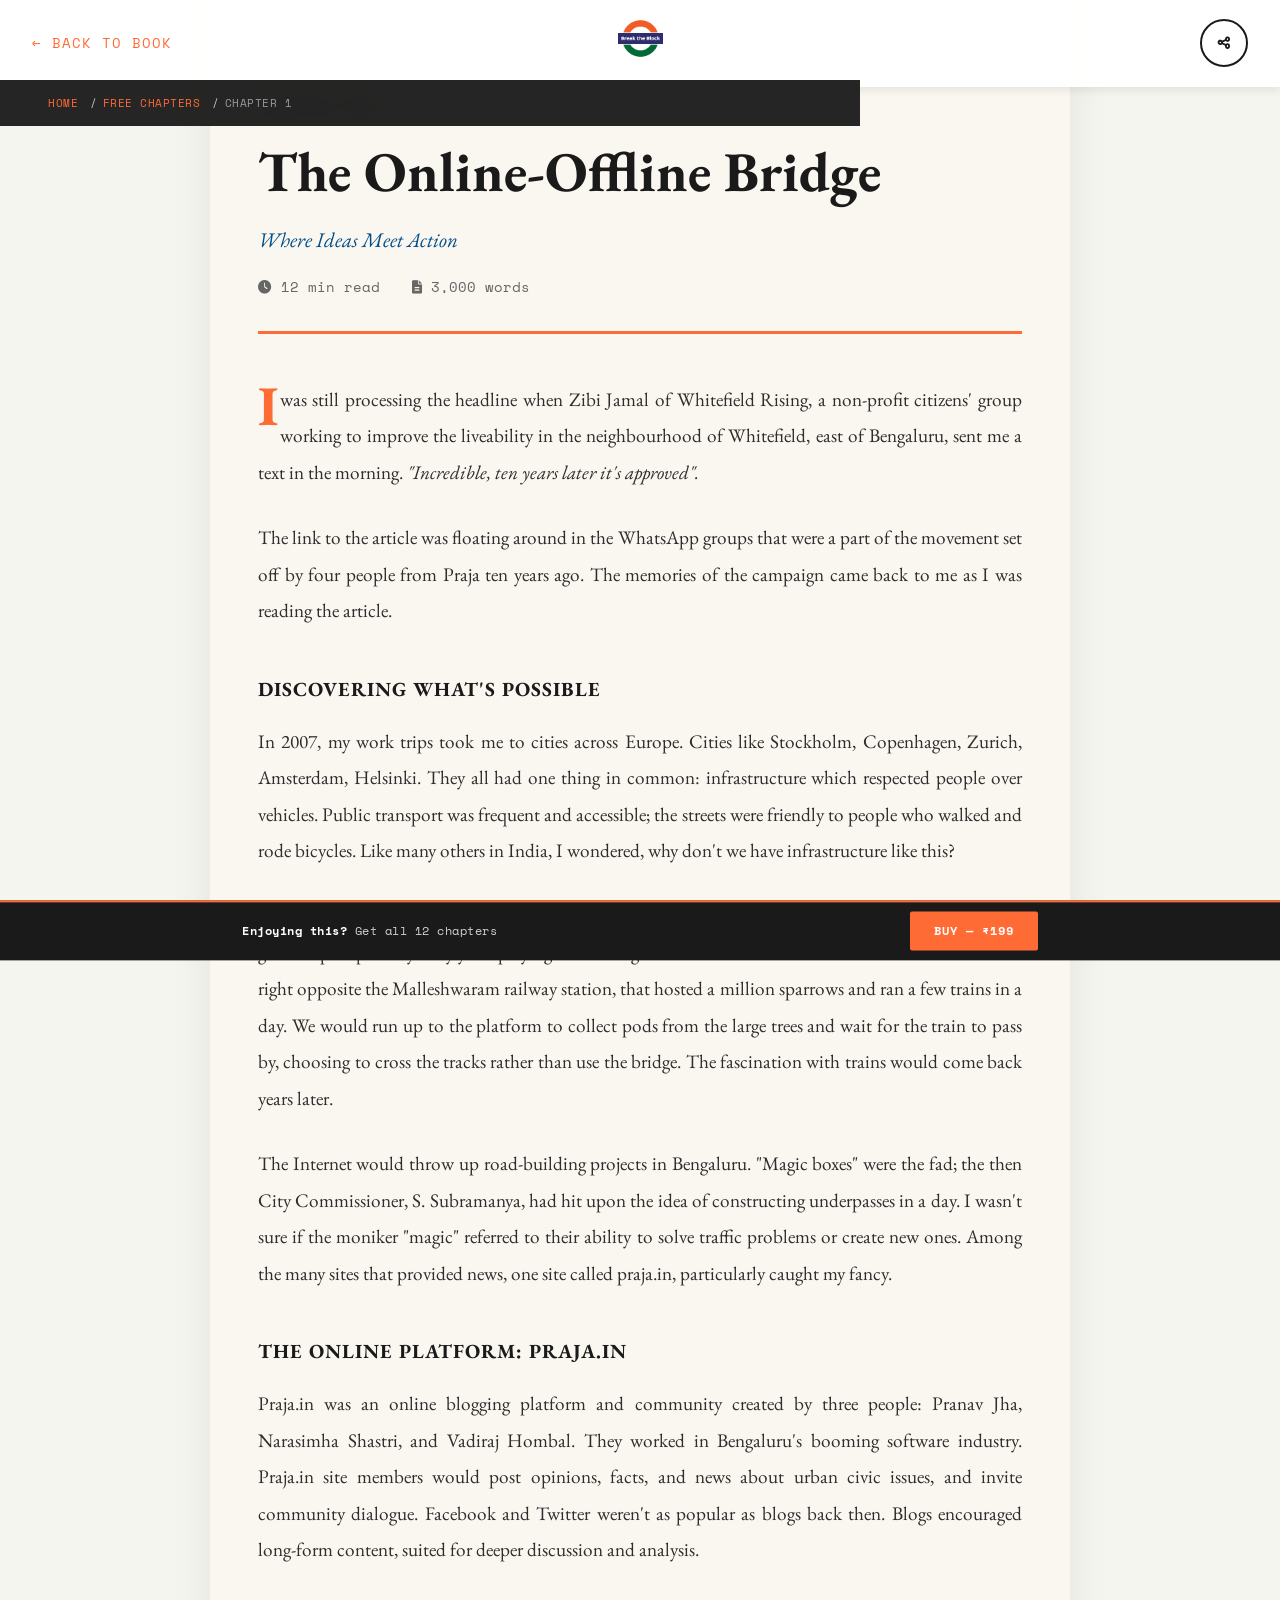
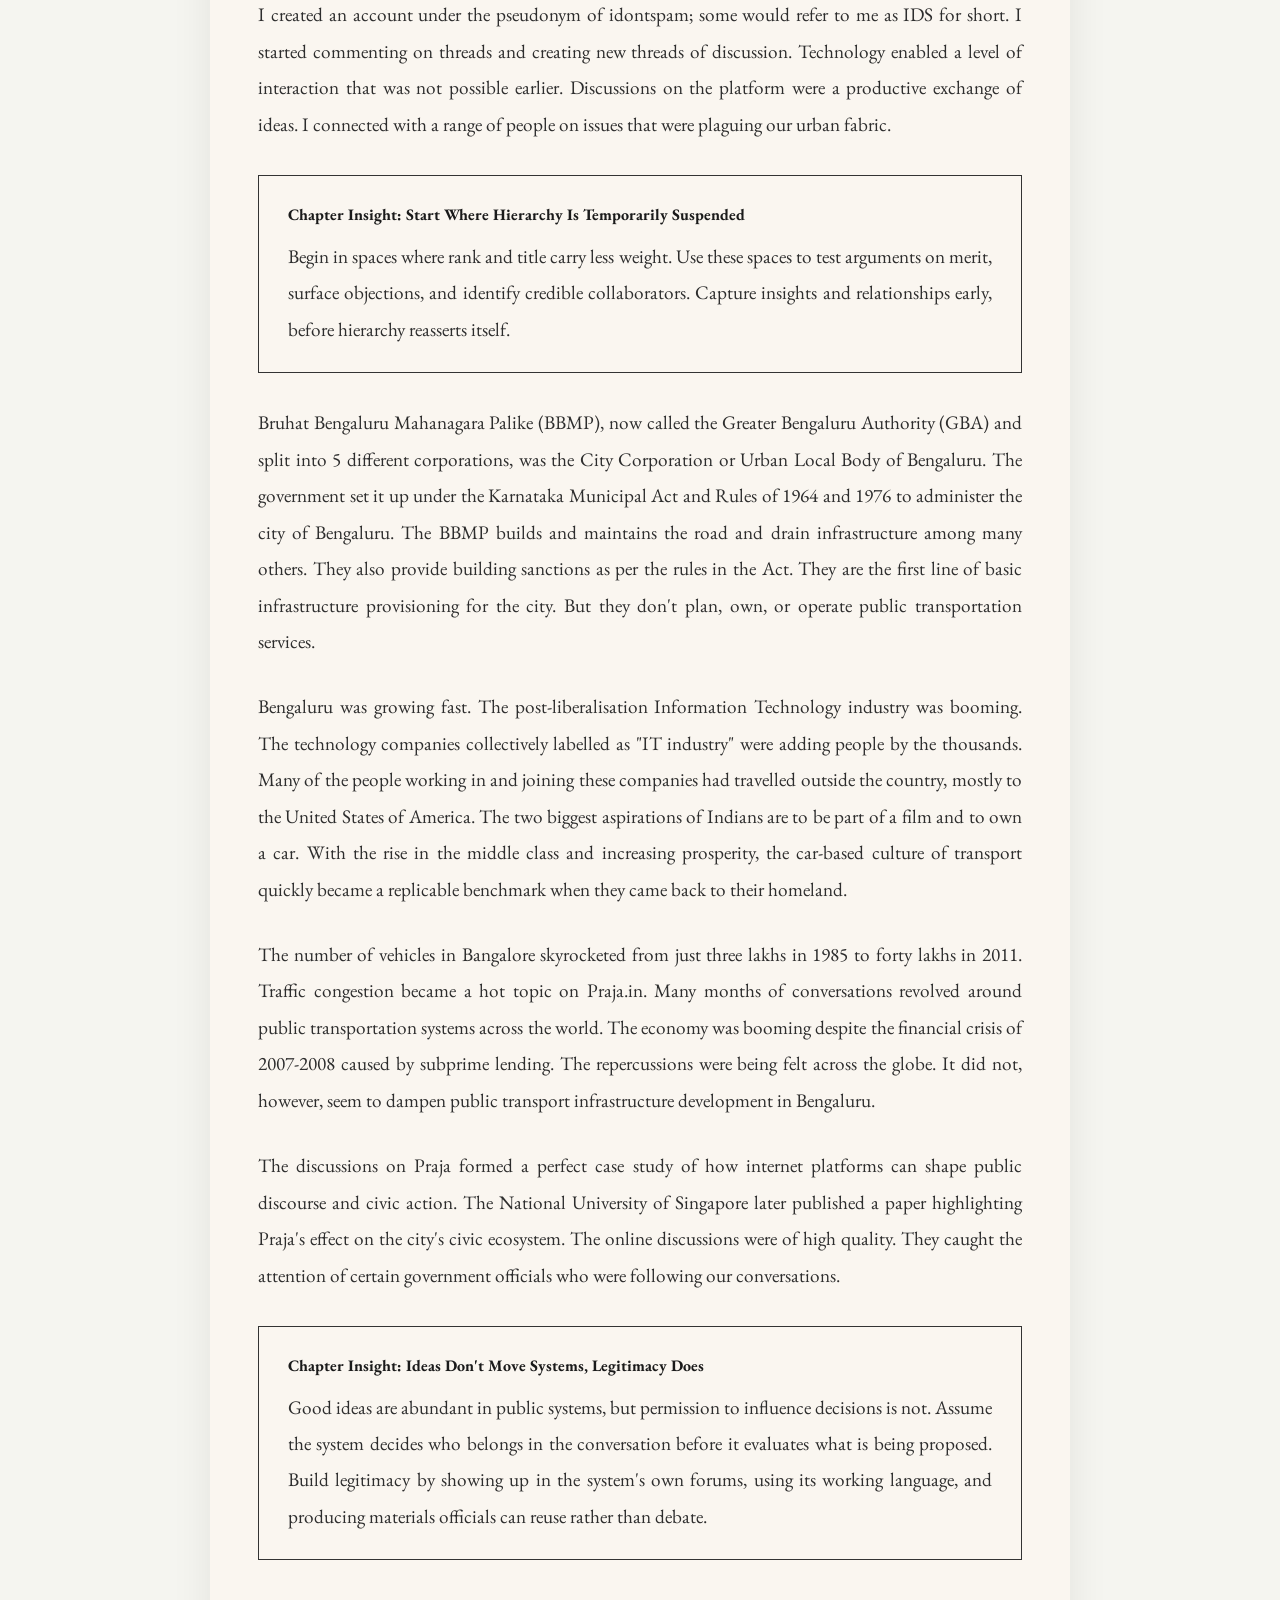
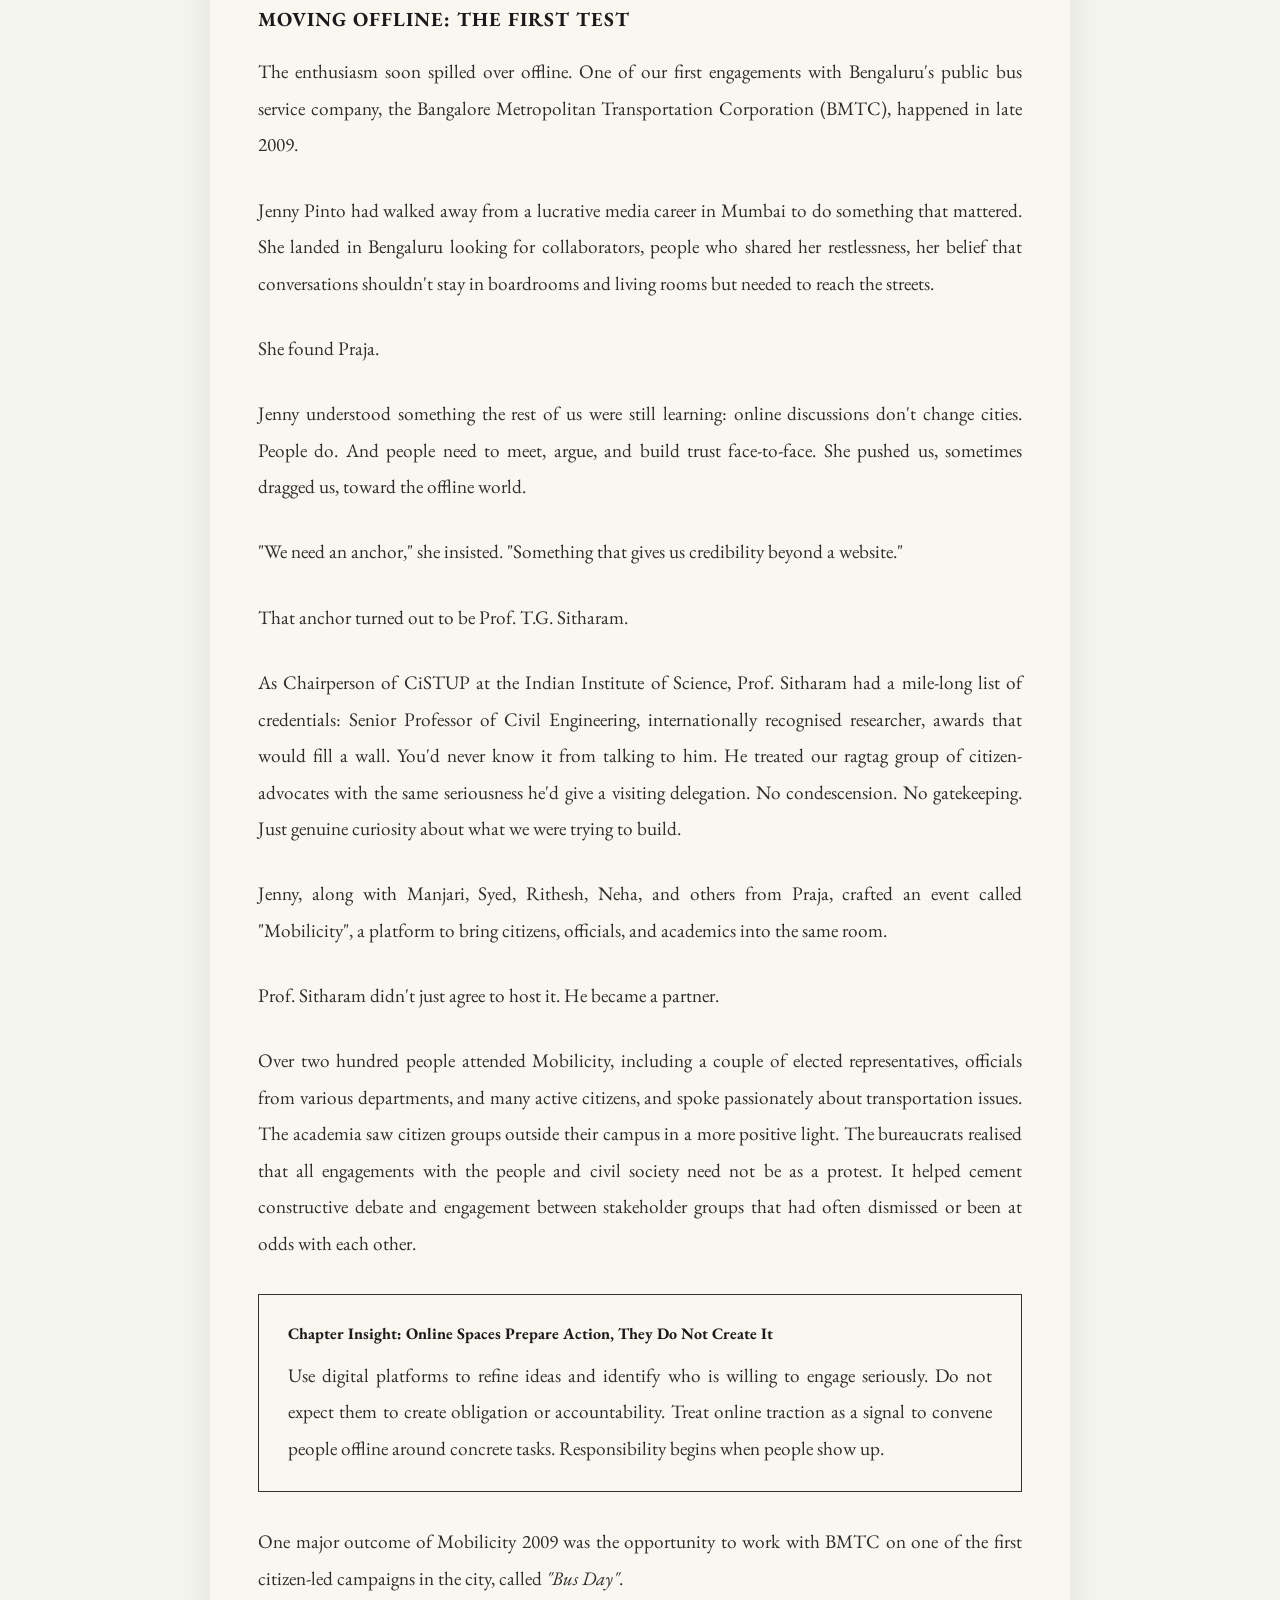
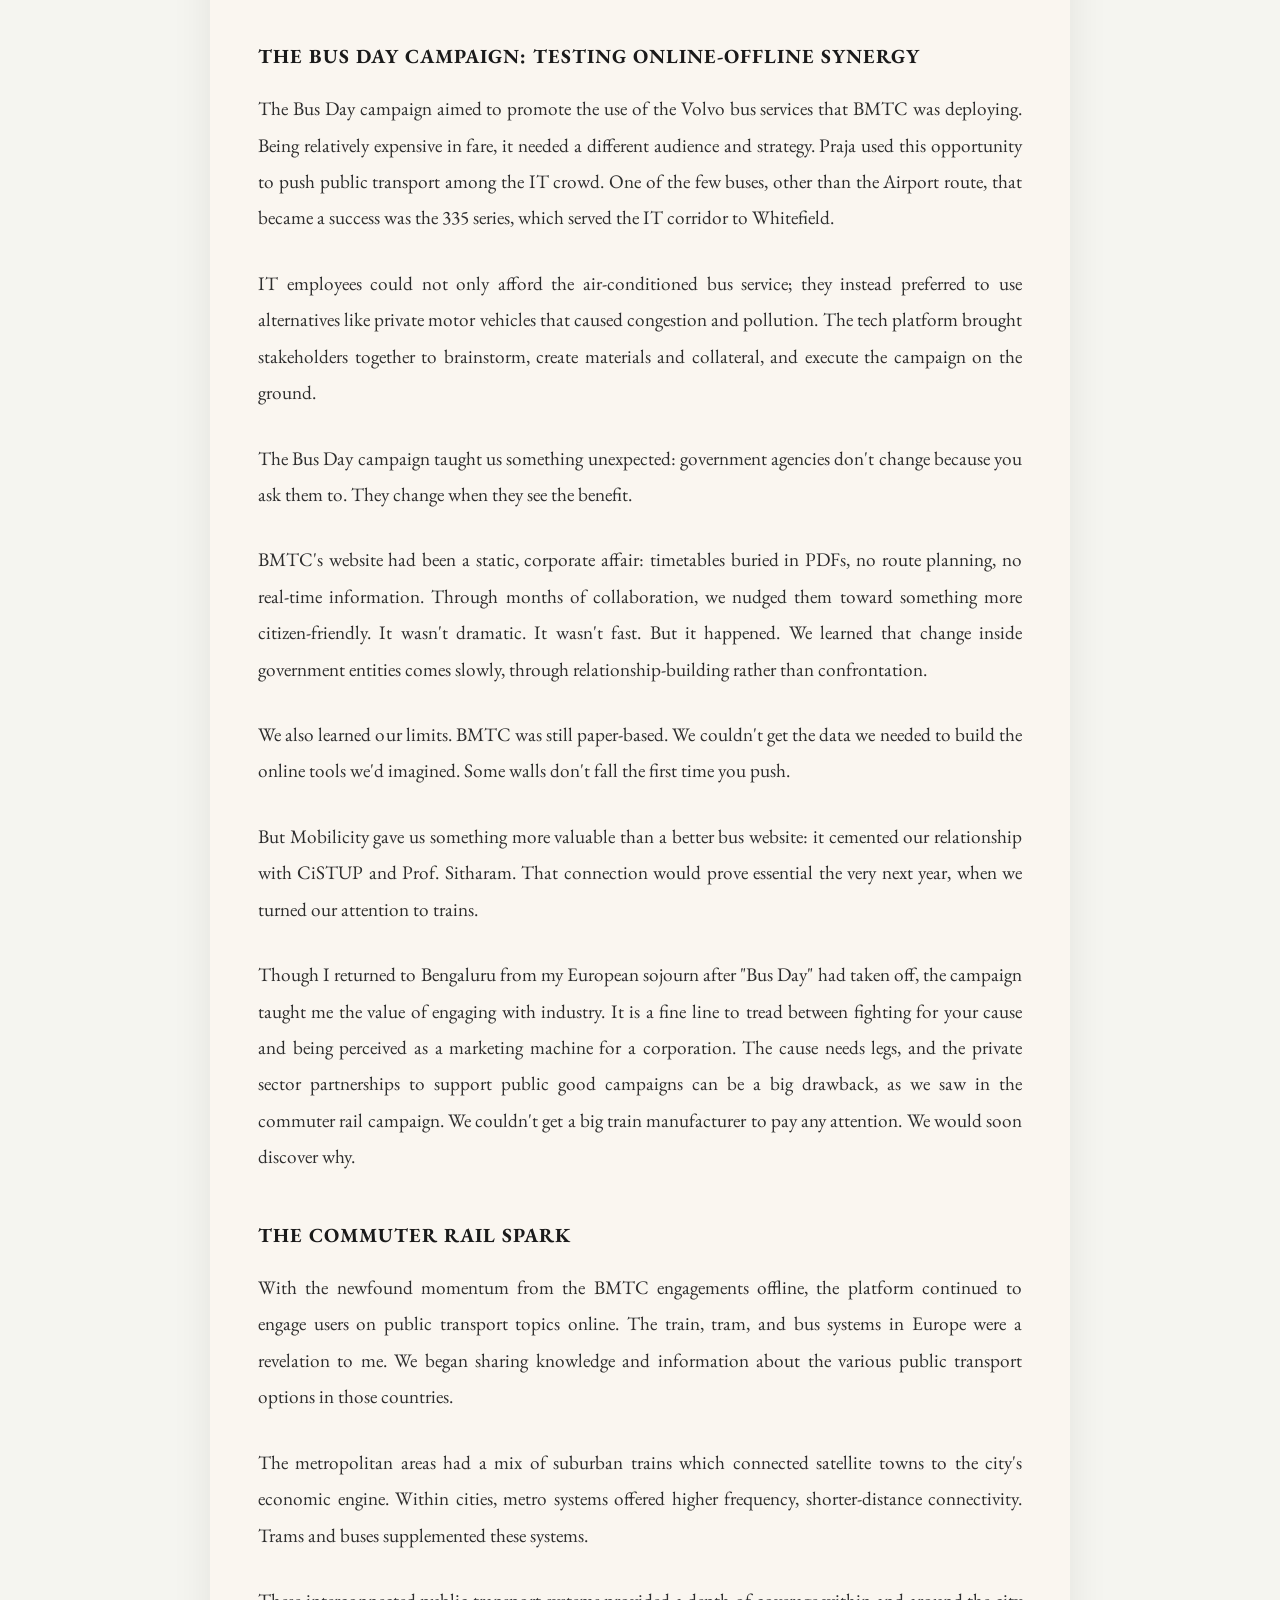
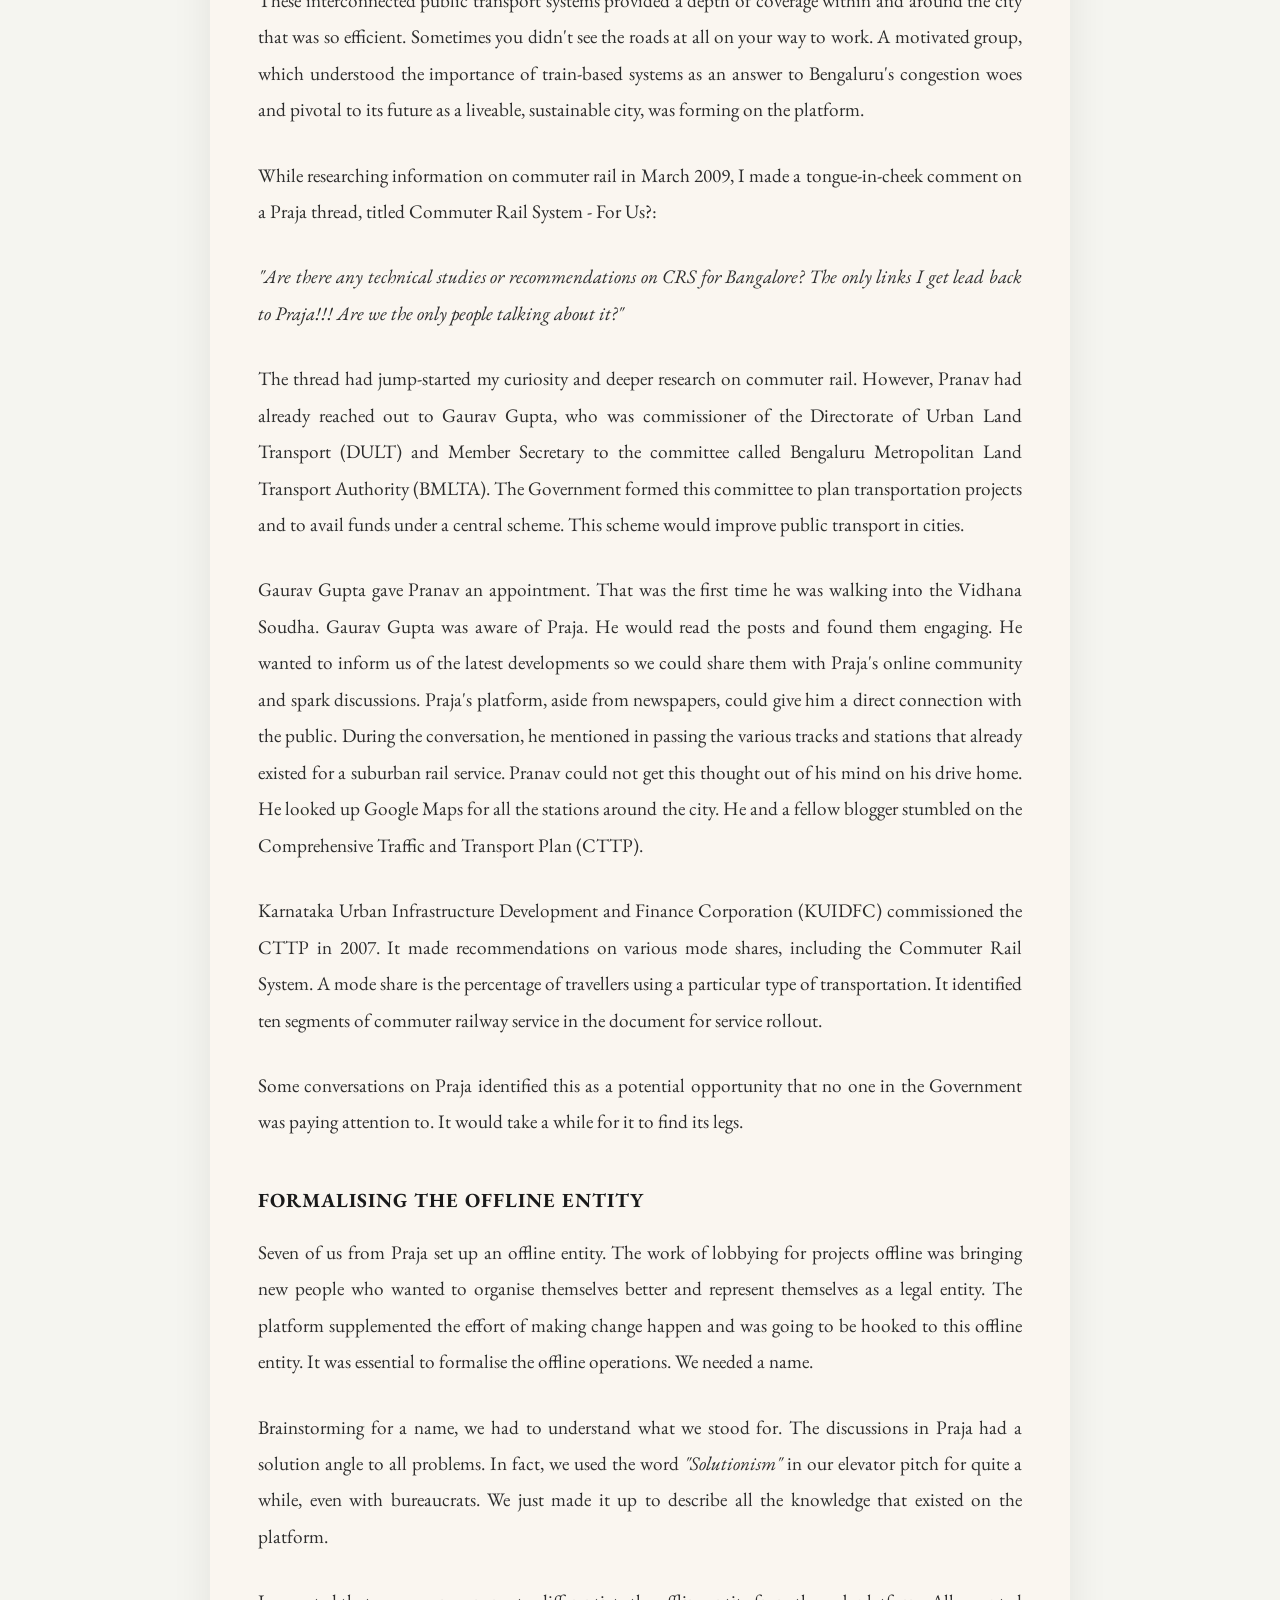
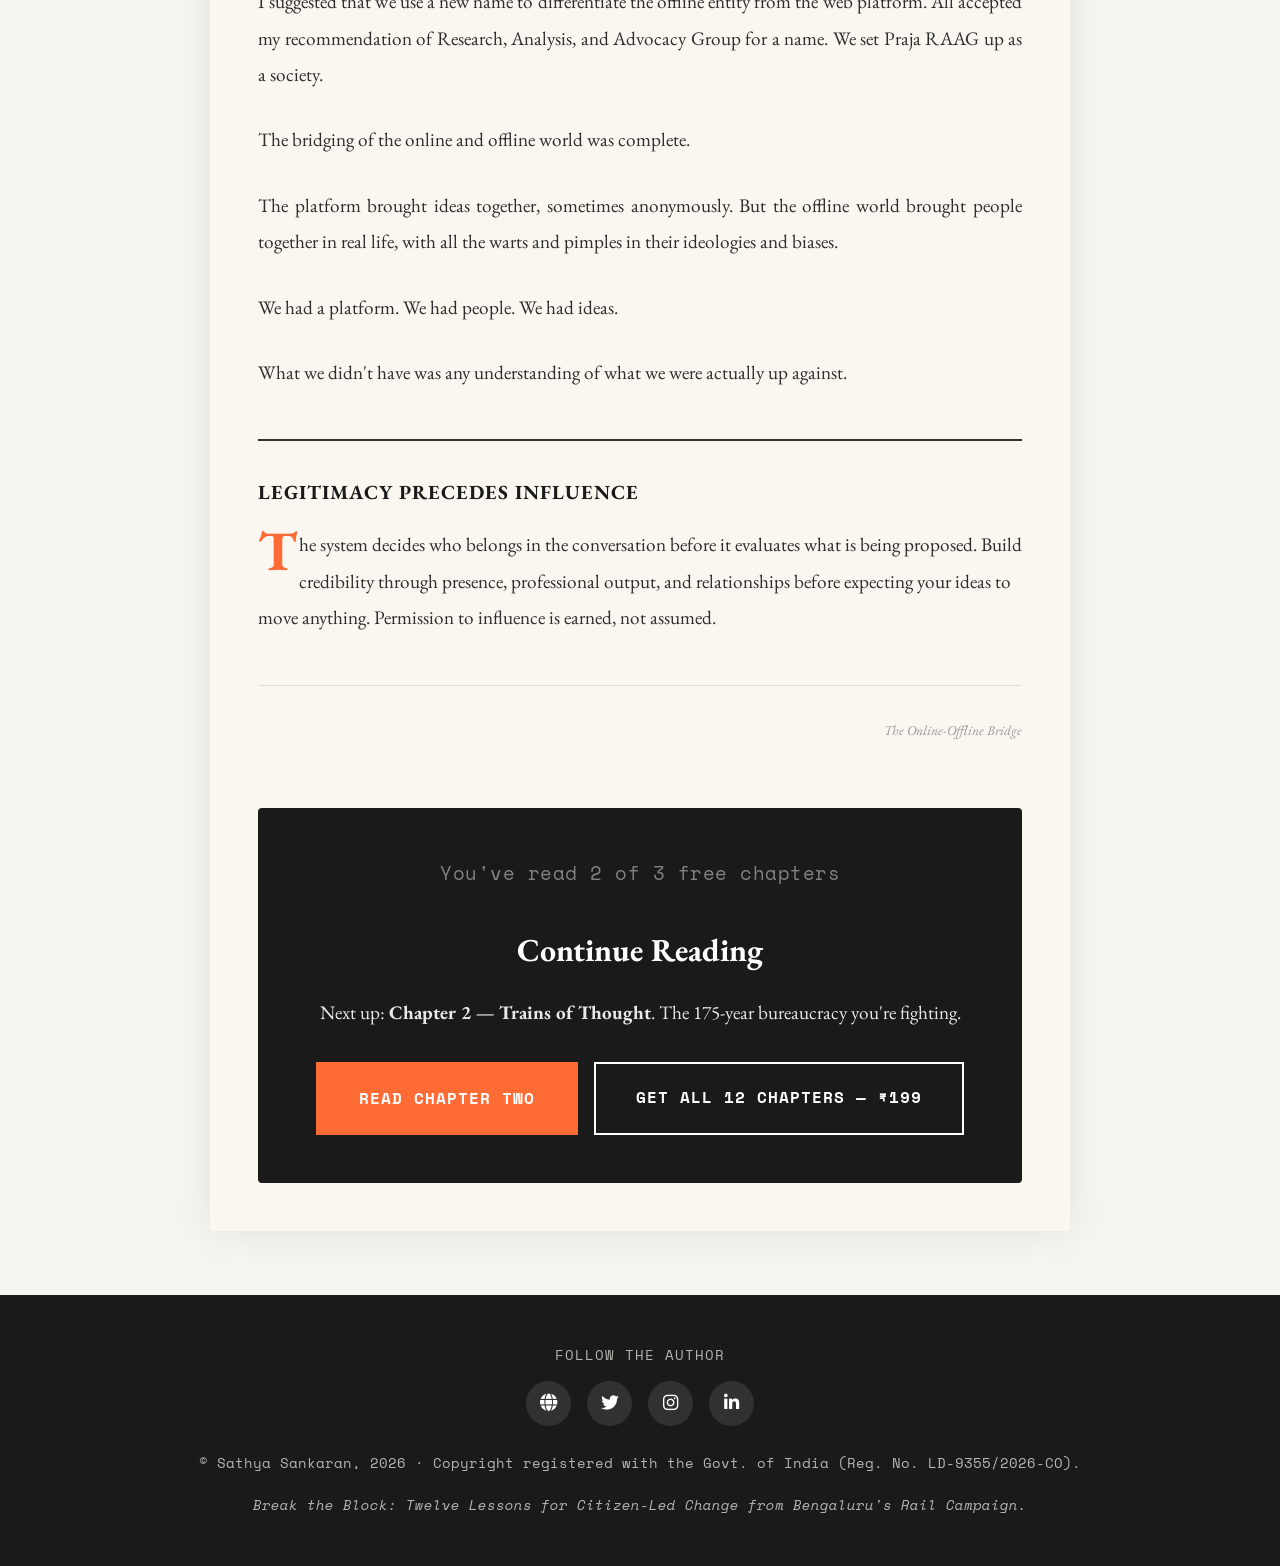
<file: chapter1.html>
<!DOCTYPE html>
<html lang="en">
<head>
    <meta charset="UTF-8">
    <meta name="viewport" content="width=device-width, initial-scale=1.0">
    <meta name="description" content="Chapter 1 of Break the Block - how online platforms and offline organizing combined to launch the Bengaluru commuter rail campaign.">

    <!-- Canonical URL -->
    <link rel="canonical" href="https://www.breaktheblock.in/chapter1.html">

    <!-- Robots -->
    <meta name="robots" content="index, follow">
    <meta name="googlebot" content="index, follow">

    <!-- Open Graph / Facebook -->
    <meta property="og:type" content="article">
    <meta property="og:locale" content="en_IN">
    <meta property="og:url" content="https://www.breaktheblock.in/chapter1.html">
    <meta property="og:title" content="Chapter 1: The Online-Offline Bridge | Break the Block">
    <meta property="og:description" content="Chapter 1 of Break the Block - how online platforms and offline organizing combined to launch the Bengaluru commuter rail campaign.">
    <meta property="og:image" content="https://www.breaktheblock.in/og-card.jpg">
    <meta property="og:image:width" content="1200">
    <meta property="og:image:height" content="630">
    <meta property="og:site_name" content="Break the Block">
    <meta property="article:author" content="Sathya Sankaran">

    <!-- Twitter Card -->
    <meta name="twitter:card" content="summary_large_image">
    <meta name="twitter:url" content="https://www.breaktheblock.in/chapter1.html">
    <meta name="twitter:title" content="Chapter 1: The Online-Offline Bridge | Break the Block">
    <meta name="twitter:description" content="How online platforms and offline organizing combined to launch the Bengaluru commuter rail campaign.">
    <meta name="twitter:image" content="https://www.breaktheblock.in/og-card.jpg">
    <meta name="twitter:image:alt" content="Book cover of Break the Block by Sathya Sankaran">
    <meta property="og:image:alt" content="Book cover of Break the Block by Sathya Sankaran">
    <meta property="article:published_time" content="2026-02-20">
    <meta property="article:modified_time" content="2026-02-20">
    <meta name="keywords" content="civic activism, online-offline bridge, Bengaluru commuter rail, citizen organizing, digital activism India, grassroots campaign, Break the Block chapter 1, Praja RAAG, Sanjeev Dyamannavar, Namma Railu, suburban rail Bangalore, Chuku Buku Beku, awareness vs mobilisation, citizen participation urban planning">

    <!-- Schema.org Structured Data -->
    <script type="application/ld+json">
    {
      "@context": "https://schema.org",
      "@type": "Chapter",
      "name": "The Online-Offline Bridge: Where Ideas Meet Action",
      "position": 1,
      "isPartOf": {
        "@type": "Book",
        "name": "Break the Block: Twelve Lessons for Citizen-Led Change from Bengaluru's Rail Campaign",
        "author": {
          "@type": "Person",
          "name": "Sathya Sankaran"
        }
      },
      "url": "https://www.breaktheblock.in/chapter1.html"
    }
    </script>

    <!-- Breadcrumb Schema -->
    <script type="application/ld+json">
    {
      "@context": "https://schema.org",
      "@type": "BreadcrumbList",
      "itemListElement": [
        {
          "@type": "ListItem",
          "position": 1,
          "name": "Home",
          "item": "https://www.breaktheblock.in/"
        },
        {
          "@type": "ListItem",
          "position": 2,
          "name": "Chapter 1: The Online-Offline Bridge",
          "item": "https://www.breaktheblock.in/chapter1.html"
        }
      ]
    }
    </script>

    <title>Chapter 1: The Online-Offline Bridge | Break the Block</title>
    <link href="https://fonts.googleapis.com/css2?family=Space+Mono:wght@400;700&family=EB+Garamond:ital,wght@0,400;0,600;0,700;1,400&display=swap" rel="stylesheet">
    <link rel="stylesheet" href="https://cdnjs.cloudflare.com/ajax/libs/font-awesome/6.0.0/css/all.min.css">
    <link rel="stylesheet" href="styles.css">
    <style>
        *{margin:0;padding:0;box-sizing:border-box}
        :root{--primary:#1a1a1a;--accent:#ff6b35;--secondary:#f7931e;--light:#f5f5f0;--text:#2d2d2d;--rail-blue:#004e89}
        body{font-family:'EB Garamond',serif;color:var(--text);background:var(--light);line-height:1.8}
        .reading-progress{position:fixed;top:0;left:0;width:0%;height:4px;background:linear-gradient(90deg,var(--accent),var(--secondary));z-index:9999}
        .reading-container{max-width:860px;margin:0 auto;padding:6rem 3rem 3rem;min-height:100vh;background:#faf6f0;box-shadow:0 0 40px rgba(0,0,0,0.08);border-radius:2px}
        .chapter-header{border-bottom:3px solid var(--accent);padding-bottom:2rem;margin-bottom:3rem}
        .chapter-number{font-family:'Space Mono',monospace;font-size:0.9rem;color:var(--accent);text-transform:uppercase;letter-spacing:2px;margin-bottom:1rem}
        .chapter-title{font-size:clamp(2.5rem,5vw,3.5rem);font-weight:700;color:var(--primary);line-height:1.2}
        .chapter-subtitle{font-size:1.3rem;color:var(--rail-blue);margin-top:0.5rem;font-style:italic}
        .reading-stats{display:flex;gap:2rem;margin-top:1rem;font-family:'Space Mono',monospace;font-size:0.85rem;color:#666}
        .chapter-body{font-size:1.2rem;line-height:1.9;text-align:justify}
        .chapter-body p{margin-bottom:1.8rem}
        .chapter-body p:first-of-type::first-letter{font-size:3.5rem;font-family:'EB Garamond',serif;font-weight:700;float:left;line-height:0.8;margin:0.1rem 0.1rem 0 0;color:var(--accent)}
        .section-heading{font-family:'EB Garamond',serif;font-size:1.25rem;margin:2.5rem 0 1rem;color:var(--primary);font-weight:700;text-transform:uppercase;letter-spacing:1px}
        .chapter-insight{background:transparent;border:1px solid #333;padding:1.5rem 1.8rem;margin:2rem 0;border-radius:0}
        .chapter-insight strong{color:var(--primary);display:block;margin-bottom:0.5rem;font-family:'EB Garamond',serif;font-size:1rem;font-weight:700}
        .key-lesson{background:transparent;border:none;border-top:2px solid #333;padding:2rem 0 0;margin:3rem 0;border-radius:0;text-align:left}
        .key-lesson-label{display:none}
        .key-lesson-title{font-family:'EB Garamond',serif;font-size:1.25rem;font-weight:700;color:var(--primary);margin-bottom:1rem;text-transform:uppercase;letter-spacing:1px}
        .cta-footer{background:var(--primary);color:white;padding:3rem;margin-top:4rem;border-radius:4px;text-align:center}
        .cta-footer h3{font-size:2rem;margin-bottom:1rem}
        .cta-footer p{font-size:1.2rem;margin-bottom:2rem;opacity:0.9}
        .cta-buttons{display:flex;justify-content:center;gap:1rem;flex-wrap:wrap}
        .cta-button{display:inline-block;padding:1.2rem 2.5rem;background:var(--accent);color:white;text-decoration:none;font-family:'Space Mono',monospace;font-weight:700;text-transform:uppercase;letter-spacing:1px;border:3px solid var(--accent)}
        .cta-button:hover{background:transparent;color:var(--accent)}
        .cta-button.secondary{background:transparent;border-color:white;color:white}
        .cta-button.secondary:hover{background:white;color:var(--primary)}
        footer{background:#1a1a1a;color:#f5f5f0;padding:3rem 2rem;text-align:center;margin-top:4rem}
        .social-links{display:flex;gap:1rem;justify-content:center}
        .social-links a{display:inline-flex;align-items:center;justify-content:center;width:45px;height:45px;border-radius:50%;background:rgba(255,255,255,0.1);color:white!important;text-decoration:none}
        .book-page-footer{text-align:right;padding-top:2rem;margin-top:3rem;border-top:1px solid rgba(0,0,0,0.1);font-size:0.85rem;color:#999;font-style:italic}
        .chapter-purchase-float{position:fixed;bottom:0;left:0;right:0;z-index:998;background:var(--primary);border-top:2px solid var(--accent);transform:translateY(100%);transition:transform 0.3s ease}
        .chapter-purchase-float.visible{transform:translateY(0)}
        .chapter-purchase-float-inner{display:flex;align-items:center;justify-content:space-between;padding:0.6rem 2rem;max-width:860px;margin:0 auto}
        .chapter-purchase-float-text{color:rgba(255,255,255,0.8);font-family:'Space Mono',monospace;font-size:0.75rem;letter-spacing:0.5px}
        .chapter-purchase-float-text strong{color:white}
        .chapter-purchase-float-cta{display:inline-block;background:var(--accent);color:white;text-decoration:none;font-family:'Space Mono',monospace;font-size:0.75rem;font-weight:700;text-transform:uppercase;letter-spacing:1px;padding:0.55rem 1.5rem;border-radius:2px;white-space:nowrap}
        .chapter-purchase-float-cta:hover{background:#e55a2b}
        .chapter-progress-note{text-align:center;font-family:'Space Mono',monospace;font-size:0.75rem;color:rgba(255,255,255,0.5);margin-bottom:1.2rem;letter-spacing:0.5px}
        .breadcrumb{max-width:860px;margin:5rem auto 0;padding:0.8rem 3rem;font-family:'Space Mono',monospace;font-size:0.7rem;text-transform:uppercase;letter-spacing:0.5px;color:#999}
        .breadcrumb ol{list-style:none;display:flex;flex-wrap:wrap;gap:0.3rem;padding:0}
        .breadcrumb li::after{content:' / ';margin-left:0.3rem;color:#ccc}
        .breadcrumb li:last-child::after{content:''}
        .breadcrumb a{color:var(--accent);text-decoration:none}
        .breadcrumb a:hover{text-decoration:underline}
    </style>
</head>
<body>
    <div class="reading-progress" id="progressBar"></div>
    <nav class="top-nav">
        <a href="index.html#free-preview" class="back-link">Back to Book</a>
        <div class="nav-logo-center">
            <a href="index.html" aria-label="Break the Block Home">
                <img loading="lazy" src="break-the-block-logo.svg" alt="Break the Block">
            </a>
        </div>
        <div class="share-dropdown">
            <button class="share-toggle" onclick="toggleShareMenu(event)" aria-label="Share"><i class="fas fa-share-alt"></i></button>
            <div class="share-menu">
                <a href="#" onclick="shareOn('twitter');return false;" class="share-menu-item"><i class="fab fa-twitter"></i> Twitter</a>
                <a href="#" onclick="shareOn('linkedin');return false;" class="share-menu-item"><i class="fab fa-linkedin-in"></i> LinkedIn</a>
                <a href="#" onclick="shareOn('whatsapp');return false;" class="share-menu-item"><i class="fab fa-whatsapp"></i> WhatsApp</a>
            </div>
        </div>
    </nav>

    <nav class="breadcrumb" aria-label="Breadcrumb">
        <ol>
            <li><a href="index.html">Home</a></li>
            <li><a href="index.html#free-preview">Free Chapters</a></li>
            <li aria-current="page">Chapter 1</li>
        </ol>
    </nav>
    <div class="reading-container">
        <div class="chapter-header">
            <div class="chapter-number">Chapter One</div>
            <h1 class="chapter-title">The Online-Offline Bridge</h1>
            <p class="chapter-subtitle">Where Ideas Meet Action</p>
            <div class="reading-stats">
                <span><i class="fas fa-clock"></i> 12 min read</span>
                <span><i class="fas fa-file-alt"></i> 3,000 words</span>
            </div>
        </div>

        <div class="chapter-body">
<p>I was still processing the headline when Zibi Jamal of Whitefield Rising, a non-profit citizens' group working to improve the liveability in the neighbourhood of Whitefield, east of Bengaluru, sent me a text in the morning. <em>"Incredible, ten years later it's approved".</em></p>

<p>The link to the article was floating around in the WhatsApp groups that were a part of the movement set off by four people from Praja ten years ago. The memories of the campaign came back to me as I was reading the article.</p>

<h2 class="section-heading">Discovering What's Possible</h2>

<p>In 2007, my work trips took me to cities across Europe. Cities like Stockholm, Copenhagen, Zurich, Amsterdam, Helsinki. They all had one thing in common: infrastructure which respected people over vehicles. Public transport was frequent and accessible; the streets were friendly to people who walked and rode bicycles. Like many others in India, I wondered, why don't we have infrastructure like this?</p>

<p>I used to frequent the internet looking for what was happening back home in Bengaluru, where I had grown up. I spent my early years playing under the giant Gulmohar trees in Malleshwaram. I used to live right opposite the Malleshwaram railway station, that hosted a million sparrows and ran a few trains in a day. We would run up to the platform to collect pods from the large trees and wait for the train to pass by, choosing to cross the tracks rather than use the bridge. The fascination with trains would come back years later.</p>

<p>The Internet would throw up road-building projects in Bengaluru. "Magic boxes" were the fad; the then City Commissioner, S. Subramanya, had hit upon the idea of constructing underpasses in a day. I wasn't sure if the moniker "magic" referred to their ability to solve traffic problems or create new ones. Among the many sites that provided news, one site called praja.in, particularly caught my fancy.</p>

<h2 class="section-heading">The Online Platform: Praja.in</h2>

<p>Praja.in was an online blogging platform and community created by three people: Pranav Jha, Narasimha Shastri, and Vadiraj Hombal. They worked in Bengaluru's booming software industry. Praja.in site members would post opinions, facts, and news about urban civic issues, and invite community dialogue. Facebook and Twitter weren't as popular as blogs back then. Blogs encouraged long-form content, suited for deeper discussion and analysis.</p>

<p>I created an account under the pseudonym of idontspam; some would refer to me as IDS for short. I started commenting on threads and creating new threads of discussion. Technology enabled a level of interaction that was not possible earlier. Discussions on the platform were a productive exchange of ideas. I connected with a range of people on issues that were plaguing our urban fabric.</p>

<div class="chapter-insight">
<strong>Chapter Insight: Start Where Hierarchy Is Temporarily Suspended</strong>
Begin in spaces where rank and title carry less weight. Use these spaces to test arguments on merit, surface objections, and identify credible collaborators. Capture insights and relationships early, before hierarchy reasserts itself.
</div>

<p>Bruhat Bengaluru Mahanagara Palike (BBMP), now called the Greater Bengaluru Authority (GBA) and split into 5 different corporations, was the City Corporation or Urban Local Body of Bengaluru. The government set it up under the Karnataka Municipal Act and Rules of 1964 and 1976 to administer the city of Bengaluru. The BBMP builds and maintains the road and drain infrastructure among many others. They also provide building sanctions as per the rules in the Act. They are the first line of basic infrastructure provisioning for the city. But they don't plan, own, or operate public transportation services.</p>

<p>Bengaluru was growing fast. The post-liberalisation Information Technology industry was booming. The technology companies collectively labelled as "IT industry" were adding people by the thousands. Many of the people working in and joining these companies had travelled outside the country, mostly to the United States of America. The two biggest aspirations of Indians are to be part of a film and to own a car. With the rise in the middle class and increasing prosperity, the car-based culture of transport quickly became a replicable benchmark when they came back to their homeland.</p>

<p>The number of vehicles in Bangalore skyrocketed from just three lakhs in 1985 to forty lakhs in 2011. Traffic congestion became a hot topic on Praja.in. Many months of conversations revolved around public transportation systems across the world. The economy was booming despite the financial crisis of 2007-2008 caused by subprime lending. The repercussions were being felt across the globe. It did not, however, seem to dampen public transport infrastructure development in Bengaluru.</p>

<p>The discussions on Praja formed a perfect case study of how internet platforms can shape public discourse and civic action. The National University of Singapore later published a paper highlighting Praja's effect on the city's civic ecosystem. The online discussions were of high quality. They caught the attention of certain government officials who were following our conversations.</p>

<div class="chapter-insight">
<strong>Chapter Insight: Ideas Don't Move Systems, Legitimacy Does</strong>
Good ideas are abundant in public systems, but permission to influence decisions is not. Assume the system decides who belongs in the conversation before it evaluates what is being proposed. Build legitimacy by showing up in the system's own forums, using its working language, and producing materials officials can reuse rather than debate.
</div>

<h2 class="section-heading">Moving Offline: The First Test</h2>

<p>The enthusiasm soon spilled over offline. One of our first engagements with Bengaluru's public bus service company, the Bangalore Metropolitan Transportation Corporation (BMTC), happened in late 2009.</p>

<p>Jenny Pinto had walked away from a lucrative media career in Mumbai to do something that mattered. She landed in Bengaluru looking for collaborators, people who shared her restlessness, her belief that conversations shouldn't stay in boardrooms and living rooms but needed to reach the streets.</p>

<p>She found Praja.</p>

<p>Jenny understood something the rest of us were still learning: online discussions don't change cities. People do. And people need to meet, argue, and build trust face-to-face. She pushed us, sometimes dragged us, toward the offline world.</p>

<p>"We need an anchor," she insisted. "Something that gives us credibility beyond a website."</p>

<p>That anchor turned out to be Prof. T.G. Sitharam.</p>

<p>As Chairperson of CiSTUP at the Indian Institute of Science, Prof. Sitharam had a mile-long list of credentials: Senior Professor of Civil Engineering, internationally recognised researcher, awards that would fill a wall. You'd never know it from talking to him. He treated our ragtag group of citizen-advocates with the same seriousness he'd give a visiting delegation. No condescension. No gatekeeping. Just genuine curiosity about what we were trying to build.</p>

<p>Jenny, along with Manjari, Syed, Rithesh, Neha, and others from Praja, crafted an event called "Mobilicity", a platform to bring citizens, officials, and academics into the same room.</p>

<p>Prof. Sitharam didn't just agree to host it. He became a partner.</p>

<p>Over two hundred people attended Mobilicity, including a couple of elected representatives, officials from various departments, and many active citizens, and spoke passionately about transportation issues. The academia saw citizen groups outside their campus in a more positive light. The bureaucrats realised that all engagements with the people and civil society need not be as a protest. It helped cement constructive debate and engagement between stakeholder groups that had often dismissed or been at odds with each other.</p>

<div class="chapter-insight">
<strong>Chapter Insight: Online Spaces Prepare Action, They Do Not Create It</strong>
Use digital platforms to refine ideas and identify who is willing to engage seriously. Do not expect them to create obligation or accountability. Treat online traction as a signal to convene people offline around concrete tasks. Responsibility begins when people show up.
</div>

<p>One major outcome of Mobilicity 2009 was the opportunity to work with BMTC on one of the first citizen-led campaigns in the city, called <em>"Bus Day"</em>.</p>

<h2 class="section-heading">The Bus Day Campaign: Testing Online-Offline Synergy</h2>

<p>The Bus Day campaign aimed to promote the use of the Volvo bus services that BMTC was deploying. Being relatively expensive in fare, it needed a different audience and strategy. Praja used this opportunity to push public transport among the IT crowd. One of the few buses, other than the Airport route, that became a success was the 335 series, which served the IT corridor to Whitefield.</p>

<p>IT employees could not only afford the air-conditioned bus service; they instead preferred to use alternatives like private motor vehicles that caused congestion and pollution. The tech platform brought stakeholders together to brainstorm, create materials and collateral, and execute the campaign on the ground.</p>

<p>The Bus Day campaign taught us something unexpected: government agencies don't change because you ask them to. They change when they see the benefit.</p>

<p>BMTC's website had been a static, corporate affair: timetables buried in PDFs, no route planning, no real-time information. Through months of collaboration, we nudged them toward something more citizen-friendly. It wasn't dramatic. It wasn't fast. But it happened. We learned that change inside government entities comes slowly, through relationship-building rather than confrontation.</p>

<p>We also learned our limits. BMTC was still paper-based. We couldn't get the data we needed to build the online tools we'd imagined. Some walls don't fall the first time you push.</p>

<p>But Mobilicity gave us something more valuable than a better bus website: it cemented our relationship with CiSTUP and Prof. Sitharam. That connection would prove essential the very next year, when we turned our attention to trains.</p>

<p>Though I returned to Bengaluru from my European sojourn after "Bus Day" had taken off, the campaign taught me the value of engaging with industry. It is a fine line to tread between fighting for your cause and being perceived as a marketing machine for a corporation. The cause needs legs, and the private sector partnerships to support public good campaigns can be a big drawback, as we saw in the commuter rail campaign. We couldn't get a big train manufacturer to pay any attention. We would soon discover why.</p>

<h2 class="section-heading">The Commuter Rail Spark</h2>

<p>With the newfound momentum from the BMTC engagements offline, the platform continued to engage users on public transport topics online. The train, tram, and bus systems in Europe were a revelation to me. We began sharing knowledge and information about the various public transport options in those countries.</p>

<p>The metropolitan areas had a mix of suburban trains which connected satellite towns to the city's economic engine. Within cities, metro systems offered higher frequency, shorter-distance connectivity. Trams and buses supplemented these systems.</p>

<p>These interconnected public transport systems provided a depth of coverage within and around the city that was so efficient. Sometimes you didn't see the roads at all on your way to work. A motivated group, which understood the importance of train-based systems as an answer to Bengaluru's congestion woes and pivotal to its future as a liveable, sustainable city, was forming on the platform.</p>

<p>While researching information on commuter rail in March 2009, I made a tongue-in-cheek comment on a Praja thread, titled Commuter Rail System - For Us?:</p>

<p><em>"Are there any technical studies or recommendations on CRS for Bangalore? The only links I get lead back to Praja!!! Are we the only people talking about it?"</em></p>

<p>The thread had jump-started my curiosity and deeper research on commuter rail. However, Pranav had already reached out to Gaurav Gupta, who was commissioner of the Directorate of Urban Land Transport (DULT) and Member Secretary to the committee called Bengaluru Metropolitan Land Transport Authority (BMLTA). The Government formed this committee to plan transportation projects and to avail funds under a central scheme. This scheme would improve public transport in cities.</p>

<p>Gaurav Gupta gave Pranav an appointment. That was the first time he was walking into the Vidhana Soudha. Gaurav Gupta was aware of Praja. He would read the posts and found them engaging. He wanted to inform us of the latest developments so we could share them with Praja's online community and spark discussions. Praja's platform, aside from newspapers, could give him a direct connection with the public. During the conversation, he mentioned in passing the various tracks and stations that already existed for a suburban rail service. Pranav could not get this thought out of his mind on his drive home. He looked up Google Maps for all the stations around the city. He and a fellow blogger stumbled on the Comprehensive Traffic and Transport Plan (CTTP).</p>

<p>Karnataka Urban Infrastructure Development and Finance Corporation (KUIDFC) commissioned the CTTP in 2007. It made recommendations on various mode shares, including the Commuter Rail System. A mode share is the percentage of travellers using a particular type of transportation. It identified ten segments of commuter railway service in the document for service rollout.</p>

<p>Some conversations on Praja identified this as a potential opportunity that no one in the Government was paying attention to. It would take a while for it to find its legs.</p>

<h2 class="section-heading">Formalising the Offline Entity</h2>

<p>Seven of us from Praja set up an offline entity. The work of lobbying for projects offline was bringing new people who wanted to organise themselves better and represent themselves as a legal entity. The platform supplemented the effort of making change happen and was going to be hooked to this offline entity. It was essential to formalise the offline operations. We needed a name.</p>

<p>Brainstorming for a name, we had to understand what we stood for. The discussions in Praja had a solution angle to all problems. In fact, we used the word <em>"Solutionism"</em> in our elevator pitch for quite a while, even with bureaucrats. We just made it up to describe all the knowledge that existed on the platform.</p>

<p>I suggested that we use a new name to differentiate the offline entity from the web platform. All accepted my recommendation of Research, Analysis, and Advocacy Group for a name. We set Praja RAAG up as a society.</p>

<p>The bridging of the online and offline world was complete.</p>

<p>The platform brought ideas together, sometimes anonymously. But the offline world brought people together in real life, with all the warts and pimples in their ideologies and biases.</p>

<p>We had a platform. We had people. We had ideas.</p>

<p>What we didn't have was any understanding of what we were actually up against.</p>

<div class="key-lesson">
<div class="key-lesson-label">Key Lesson</div>
<div class="key-lesson-title">Legitimacy Precedes Influence</div>
<p>The system decides who belongs in the conversation before it evaluates what is being proposed. Build credibility through presence, professional output, and relationships before expecting your ideas to move anything. Permission to influence is earned, not assumed.</p>
</div>
<div class="book-page-footer">
    <span><em>The Online-Offline Bridge</em></span>
</div>
        </div>

        <div class="cta-footer">
            <p class="chapter-progress-note">You've read 2 of 3 free chapters</p>
            <h3>Continue Reading</h3>
            <p>Next up: <strong>Chapter 2 — Trains of Thought</strong>. The 175-year bureaucracy you're fighting.</p>
            <div class="cta-buttons">
                <a href="chapter2.html" class="cta-button">Read Chapter Two</a>
                <a href="index.html#get-book" class="cta-button secondary">Get All 12 Chapters — ₹199</a>
            </div>
        </div>
    </div>

    <!-- Floating purchase banner -->
    <div class="chapter-purchase-float" id="chapter-purchase-float">
        <div class="chapter-purchase-float-inner">
            <span class="chapter-purchase-float-text"><strong>Enjoying this?</strong> Get all 12 chapters</span>
            <a href="index.html#get-book" class="chapter-purchase-float-cta">Buy — ₹199</a>
        </div>
    </div>

    <footer>
        <div class="footer-container">
            <!-- Social Media Links -->
            <div class="footer-social">
                <p class="footer-social-heading">Follow the Author</p>
                <div class="footer-social-icons">
                    <a href="https://www.sathyasankaran.com" target="_blank" rel="noopener noreferrer" class="footer-social-link" title="Website">
                        <i class="fas fa-globe"></i>
                    </a>
                    <a href="https://x.com/tweetenator" target="_blank" rel="noopener noreferrer" class="footer-social-link" title="X (Twitter)">
                        <i class="fab fa-twitter"></i>
                    </a>
                    <a href="https://www.instagram.com/picanator/" target="_blank" rel="noopener noreferrer" class="footer-social-link" title="Instagram">
                        <i class="fab fa-instagram"></i>
                    </a>
                    <a href="https://www.linkedin.com/in/sathyasankaran/" target="_blank" rel="noopener noreferrer" class="footer-social-link" title="LinkedIn">
                        <i class="fab fa-linkedin-in"></i>
                    </a>
                </div>
            </div>
            
            <!-- Copyright -->
            <p class="footer-license">
                &copy; Sathya Sankaran, 2026 &middot; Copyright registered with the Govt. of India (Reg. No. LD-9355/2026-CO). <em>Break the Block: Twelve Lessons for Citizen-Led Change from Bengaluru's Rail Campaign.</em>
            </p>
        </div>
    </footer>

    <script>
        window.addEventListener('scroll',()=>{const e=document.body.scrollTop||document.documentElement.scrollTop,t=document.documentElement.scrollHeight-document.documentElement.clientHeight,p=e/t*100;document.getElementById('progressBar').style.width=p+'%';const f=document.getElementById('chapter-purchase-float');if(f){if(p>30&&p<90){f.classList.add('visible')}else{f.classList.remove('visible')}}});
        function toggleShareMenu(e){e.stopPropagation();document.querySelector('.share-menu').classList.toggle('active')}
        document.addEventListener('click',e=>{const t=document.querySelector('.share-menu'),n=document.querySelector('.share-toggle');t&&n&&!n.contains(e.target)&&!t.contains(e.target)&&t.classList.remove('active')});
        function shareOn(e){const t=encodeURIComponent(window.location.href);let o;switch(e){case'twitter':o=`https://twitter.com/intent/tweet?url=${t}&text=${encodeURIComponent('How an online petition turned into real-world action. Free chapter from Break the Block:')}`;break;case'facebook':o=`https://www.facebook.com/sharer/sharer.php?u=${t}&quote=${encodeURIComponent('Reading this free chapter about how Bengaluru citizens bridged online activism and real-world change:')}`;break;case'linkedin':o=`https://www.linkedin.com/sharing/share-offsite/?url=${t}`;break;case'whatsapp':o=`https://wa.me/?text=${encodeURIComponent('Free chapter from that Bengaluru rail book — this one\'s about how online campaigns actually translate to real action:')}%20${t}`;break;case'email':o=`mailto:?subject=${encodeURIComponent('Free chapter — The Online-Offline Bridge')}&body=${encodeURIComponent('This free chapter from Break the Block covers how citizens turned online momentum into real-world change for Bengaluru\'s rail. Good read:')}%20${t}`;break}o&&window.open(o,'_blank','width=600,height=400')}
    </script>
<script data-goatcounter="https://breaktheblock.goatcounter.com/count"
        async src="//gc.zgo.at/count.js"></script>
</body>
</html>
</file>
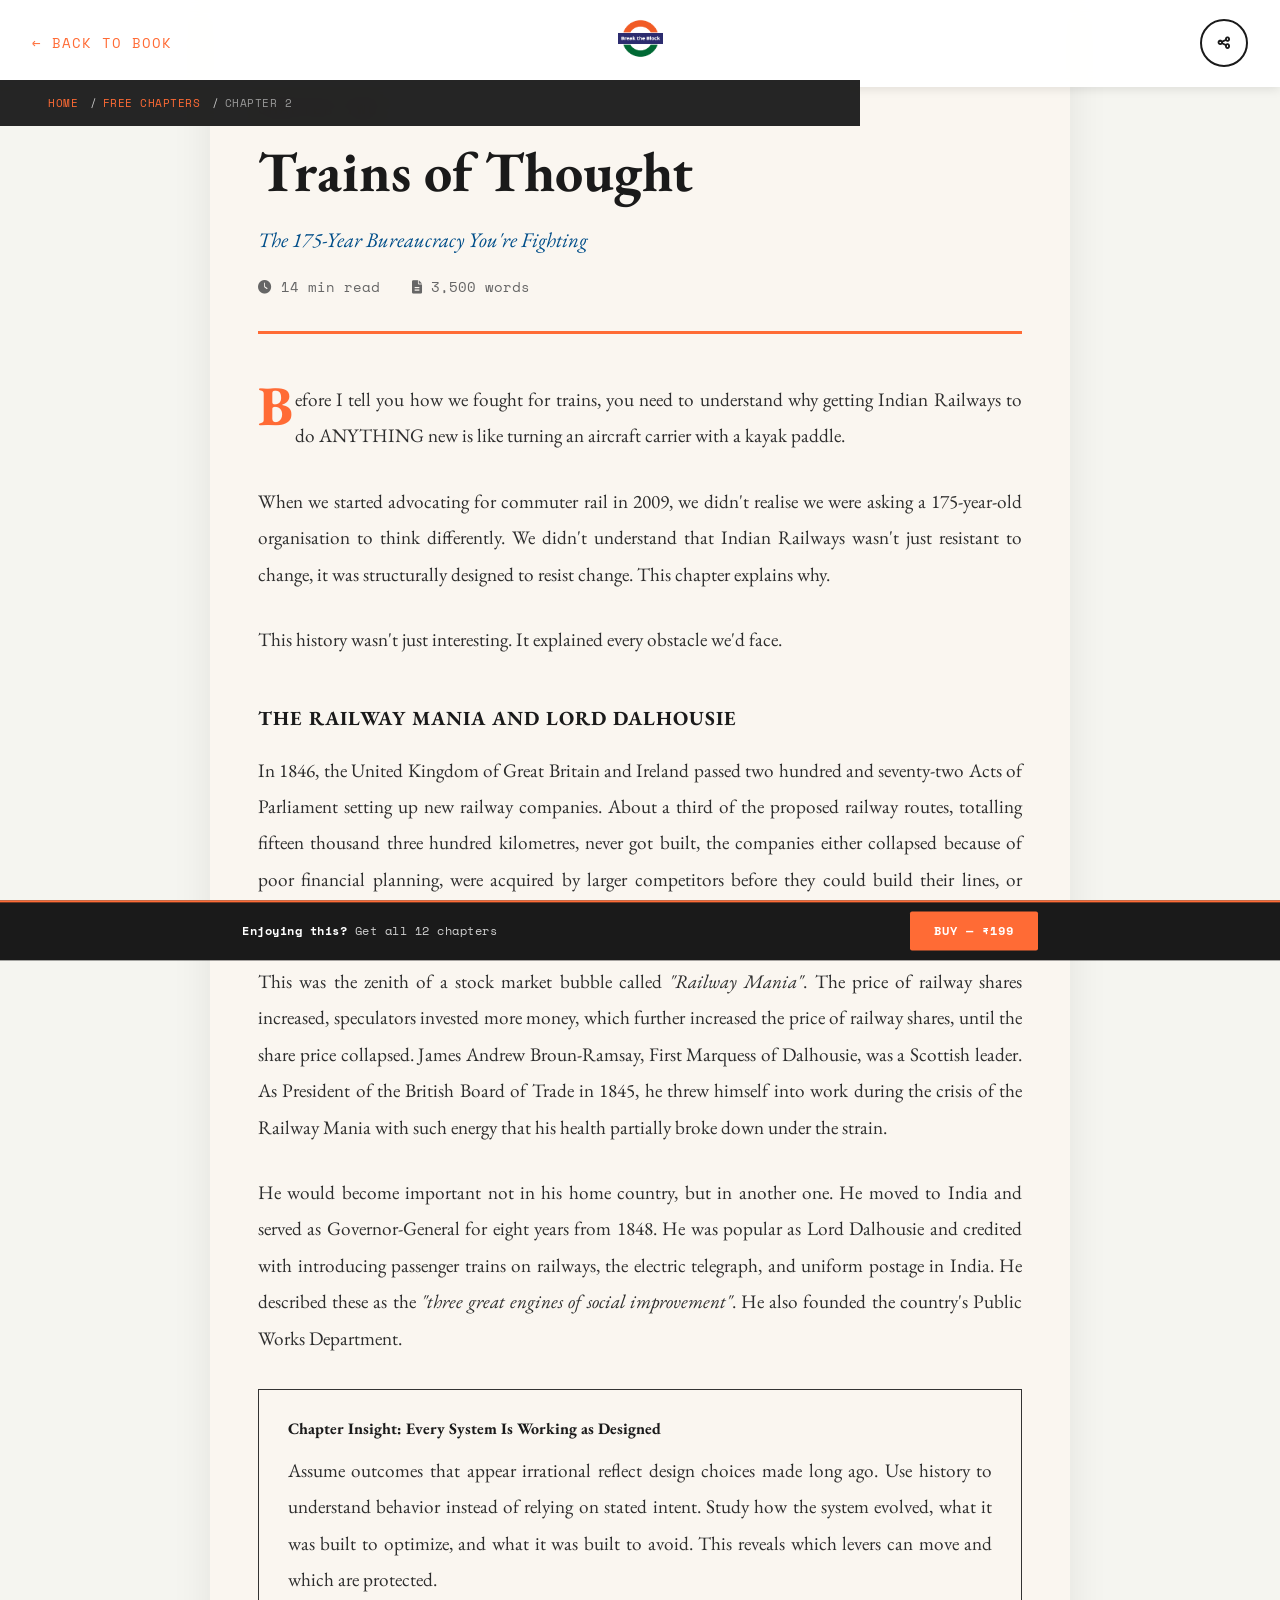
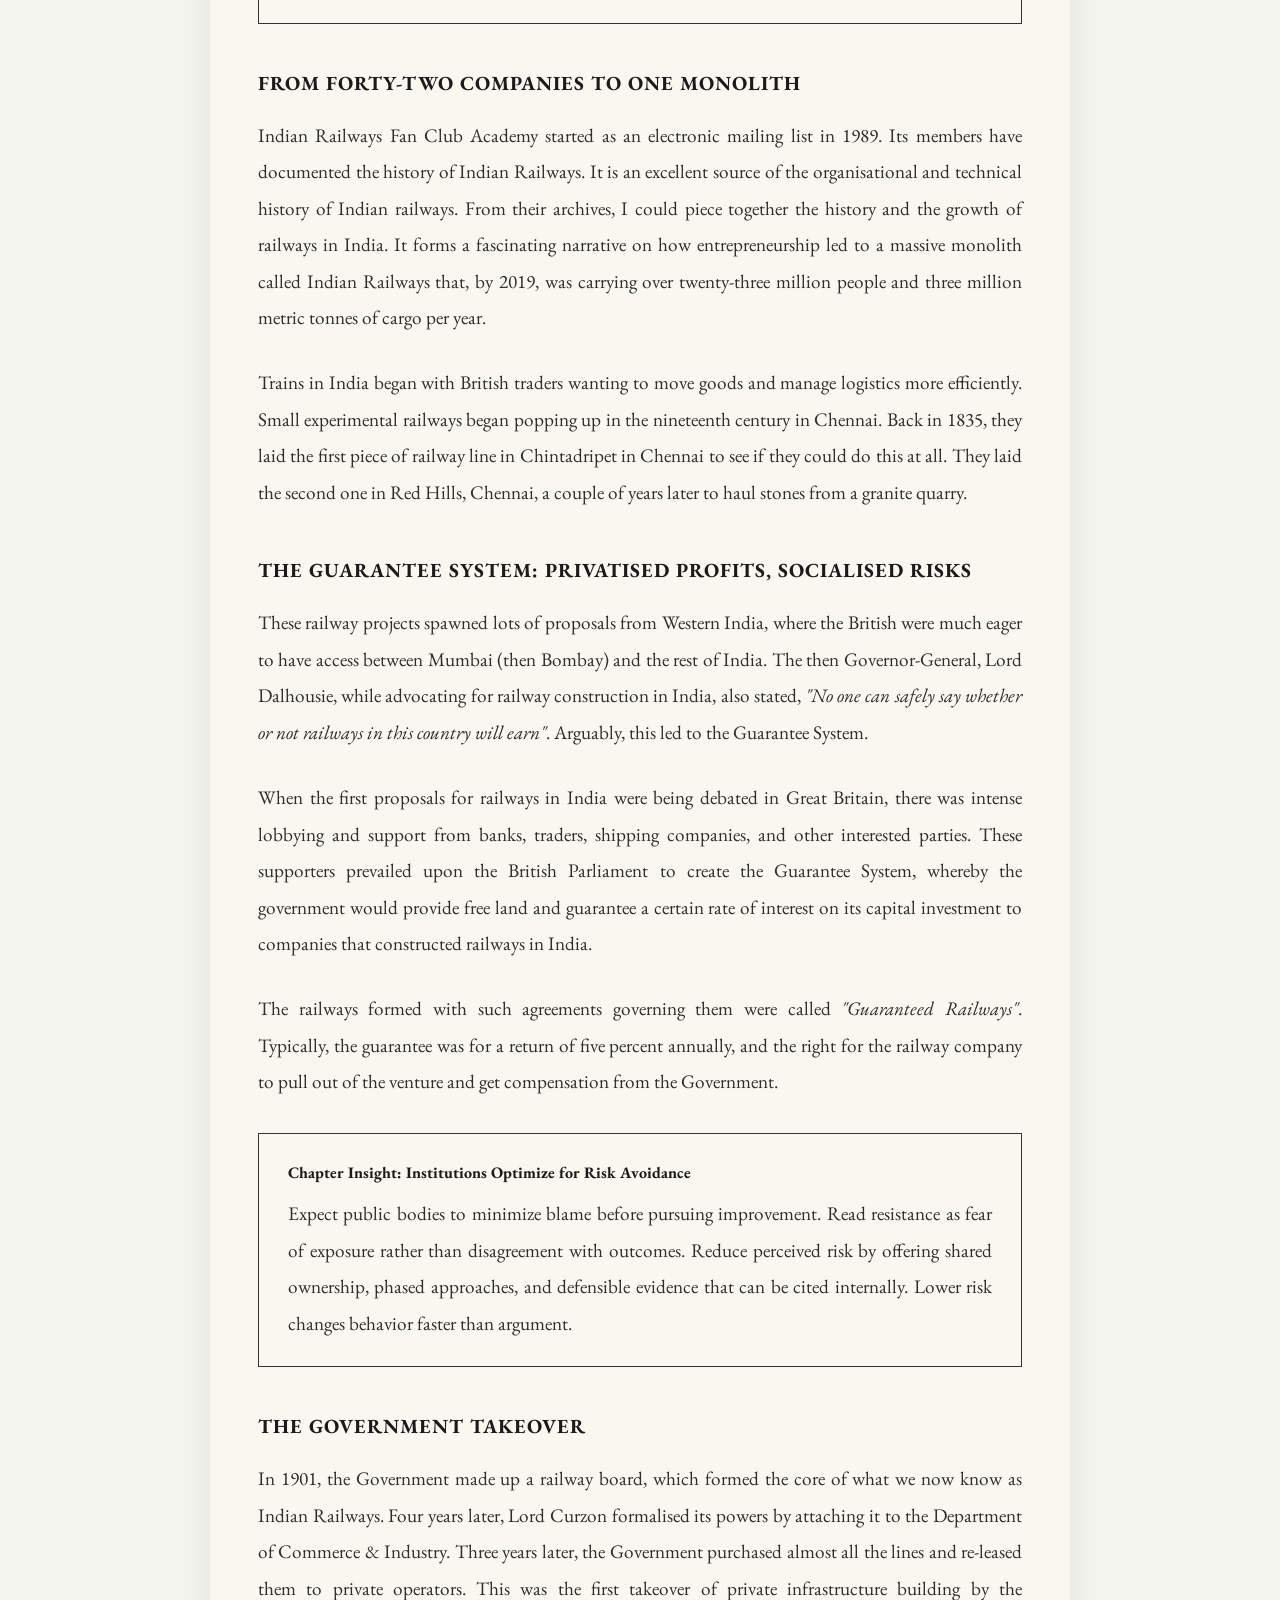
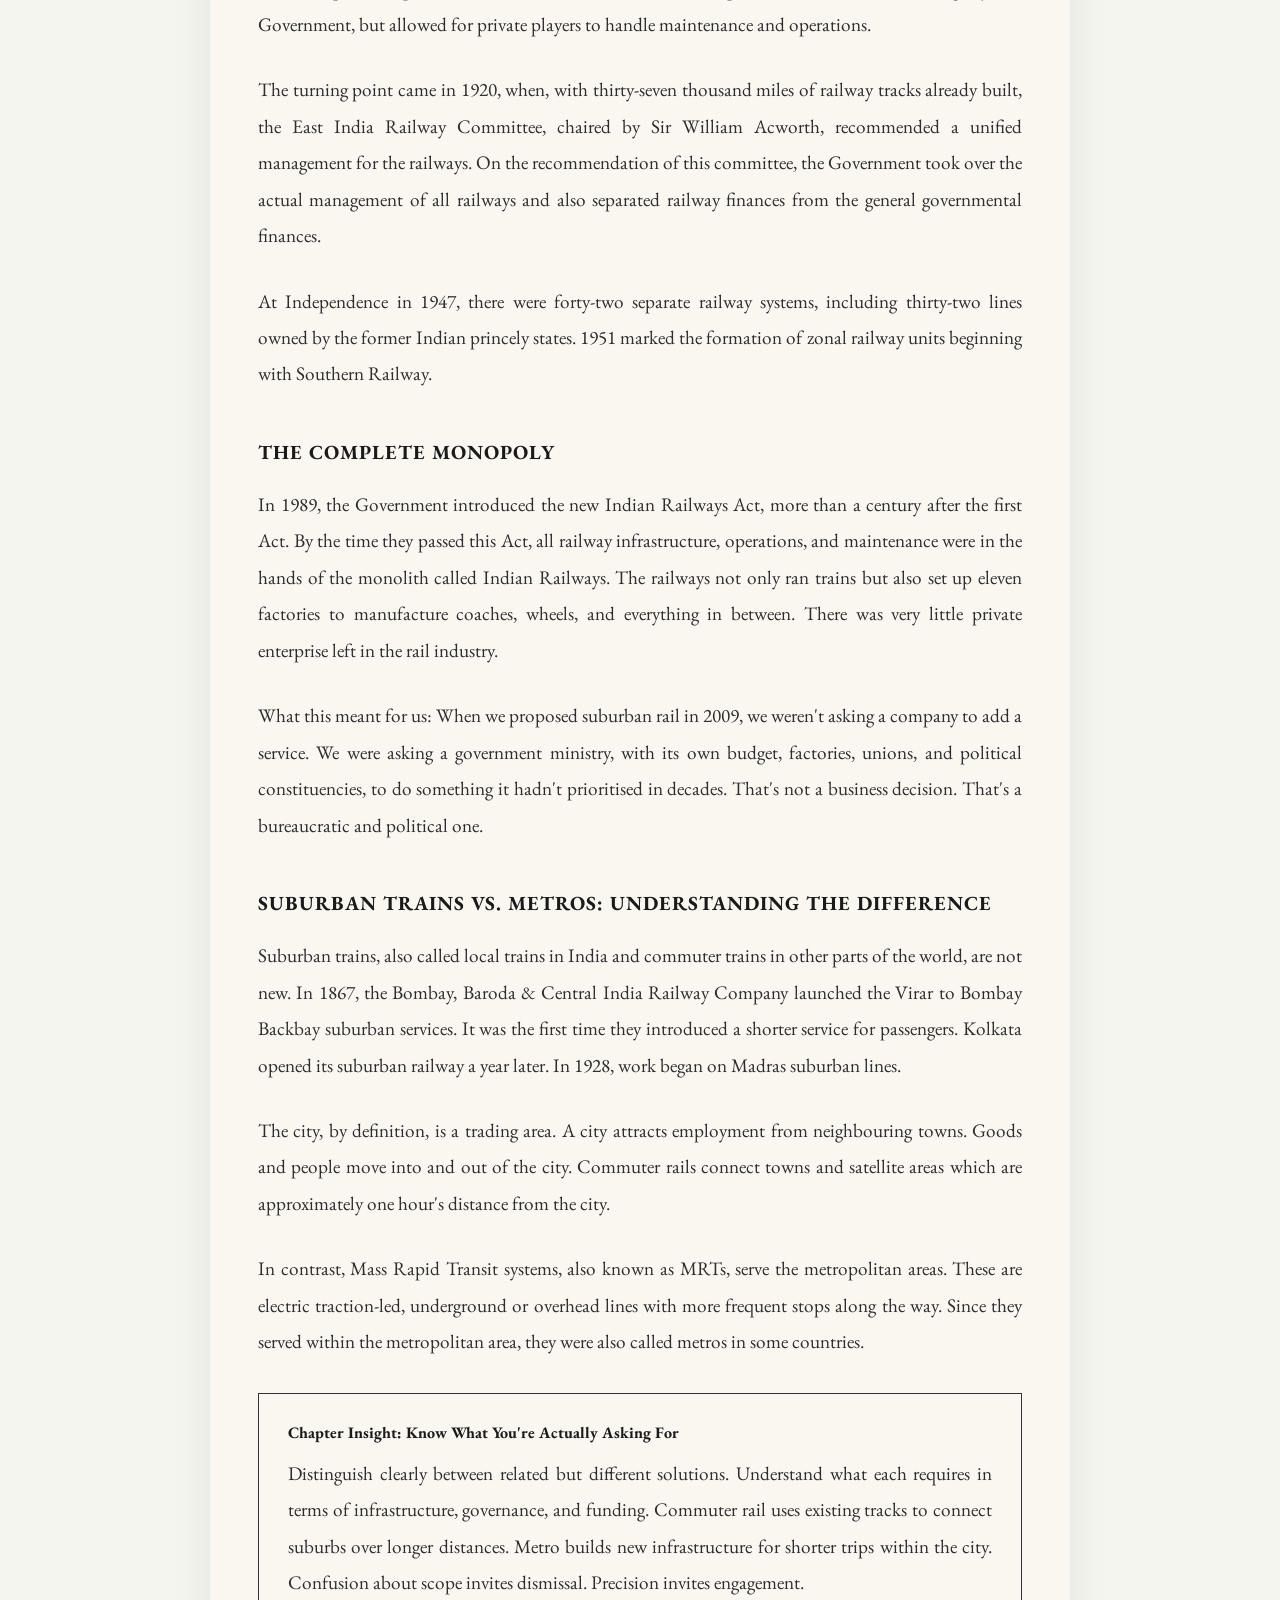
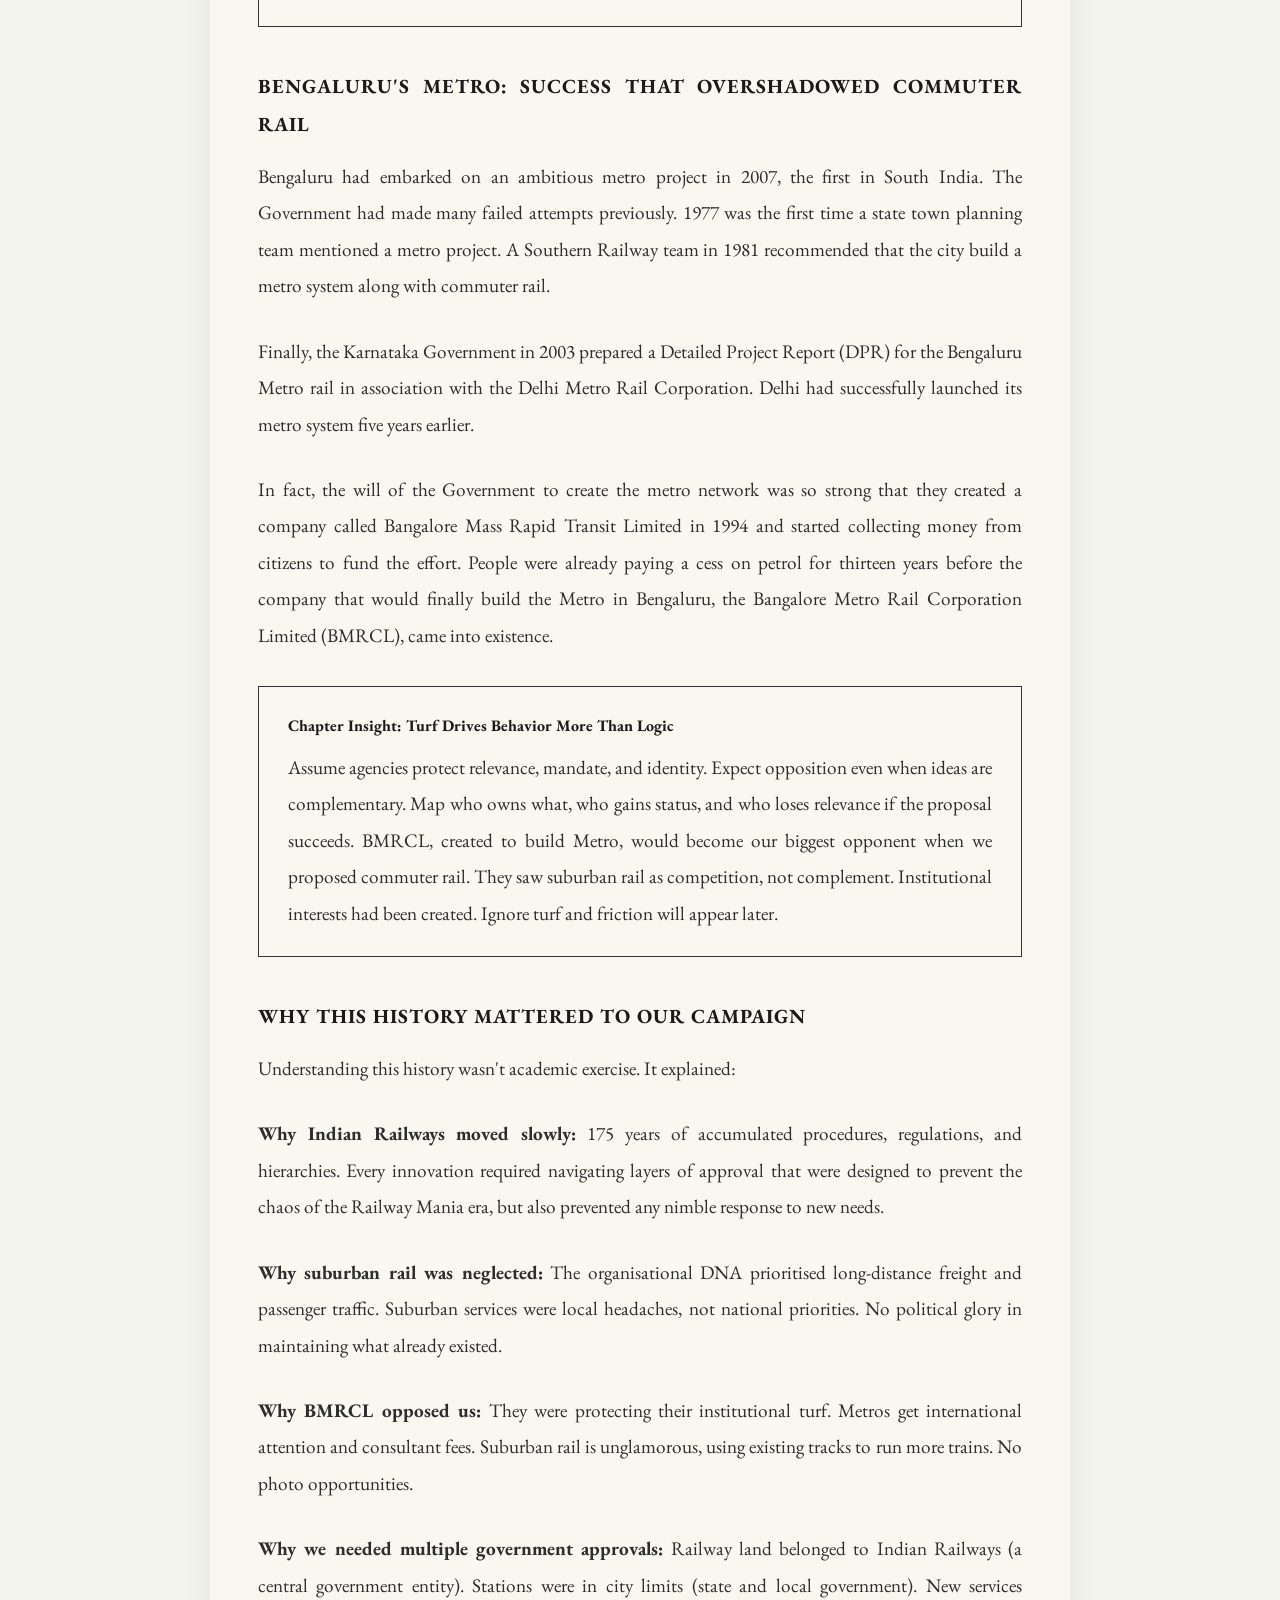
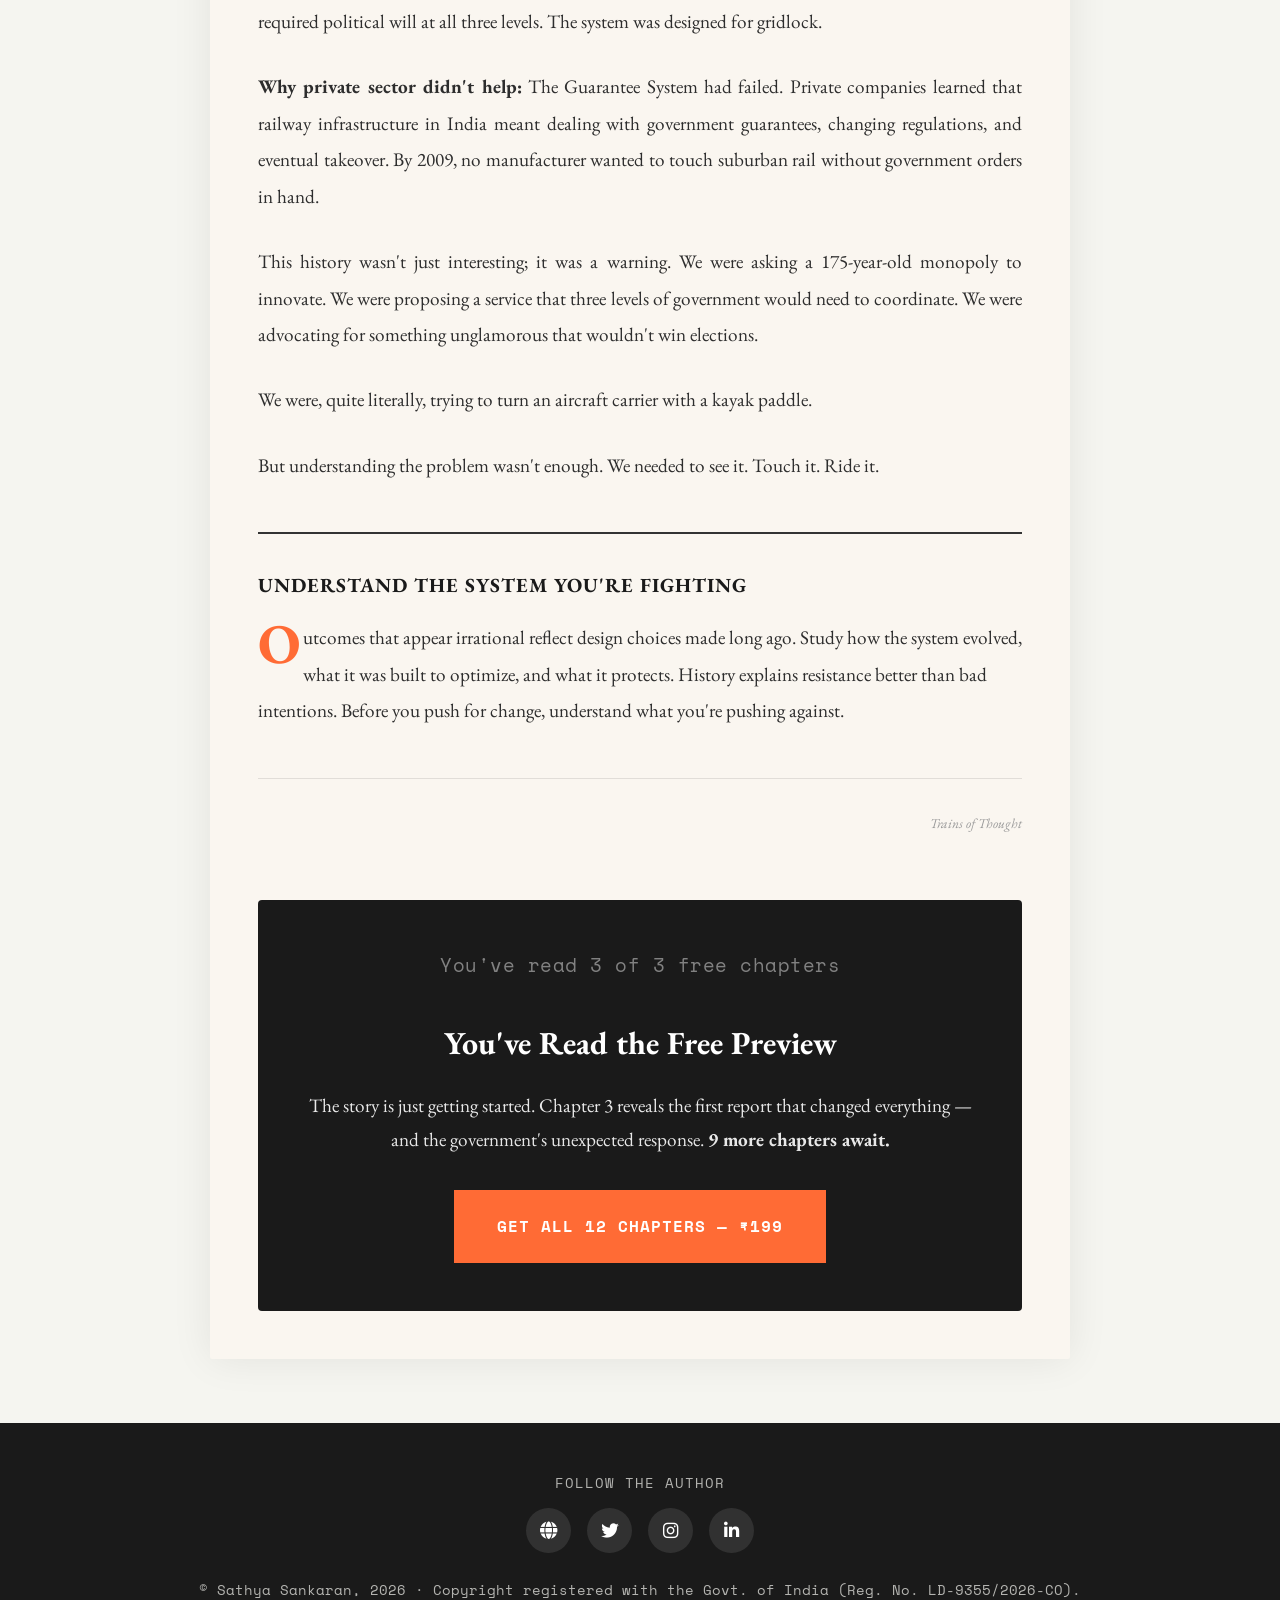
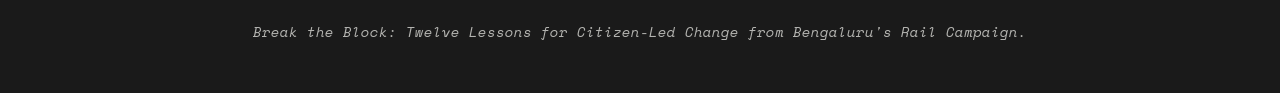
<file: chapter2.html>
<!DOCTYPE html>
<html lang="en">
<head>
    <meta charset="UTF-8">
    <meta name="viewport" content="width=device-width, initial-scale=1.0">
    <meta name="description" content="How Indian Railways' 175-year legacy of bureaucracy and zonal politics shaped the fight for Bengaluru's commuter rail. Chapter 2 of Break the Block.">

    <!-- Canonical URL -->
    <link rel="canonical" href="https://www.breaktheblock.in/chapter2.html">

    <!-- Robots -->
    <meta name="robots" content="index, follow">
    <meta name="googlebot" content="index, follow">

    <!-- Open Graph / Facebook -->
    <meta property="og:type" content="article">
    <meta property="og:locale" content="en_IN">
    <meta property="og:url" content="https://www.breaktheblock.in/chapter2.html">
    <meta property="og:title" content="Chapter 2: Trains of Thought | Break the Block">
    <meta property="og:description" content="How Indian Railways' 175-year legacy of bureaucracy and zonal politics shaped the fight for Bengaluru's commuter rail. Chapter 2 of Break the Block.">
    <meta property="og:image" content="https://www.breaktheblock.in/og-card.jpg">
    <meta property="og:image:width" content="1200">
    <meta property="og:image:height" content="630">
    <meta property="og:site_name" content="Break the Block">
    <meta property="article:author" content="Sathya Sankaran">

    <!-- Twitter Card -->
    <meta name="twitter:card" content="summary_large_image">
    <meta name="twitter:url" content="https://www.breaktheblock.in/chapter2.html">
    <meta name="twitter:title" content="Chapter 2: Trains of Thought | Break the Block">
    <meta name="twitter:description" content="The history of Indian Railways and how it shaped the Bengaluru commuter rail campaign.">
    <meta name="twitter:image" content="https://www.breaktheblock.in/og-card.jpg">
    <meta name="twitter:image:alt" content="Book cover of Break the Block by Sathya Sankaran">
    <meta property="og:image:alt" content="Book cover of Break the Block by Sathya Sankaran">
    <meta property="article:published_time" content="2026-02-20">
    <meta property="article:modified_time" content="2026-02-20">
    <meta name="keywords" content="Indian Railways history, Bengaluru suburban rail, railway bureaucracy, commuter rail campaign, trains of thought, Break the Block chapter 2, South Western Railway, Railway Board India, suburban rail infrastructure, Hoodi halt, Carmelaram station, Whitefield station, Yeswantpur, DULT, CiSTUP, bureaucratic erasure">

    <!-- Schema.org Structured Data -->
    <script type="application/ld+json">
    {
      "@context": "https://schema.org",
      "@type": "Chapter",
      "name": "Trains of Thought: The 175-Year Bureaucracy You're Fighting",
      "position": 2,
      "isPartOf": {
        "@type": "Book",
        "name": "Break the Block: Twelve Lessons for Citizen-Led Change from Bengaluru's Rail Campaign",
        "author": {
          "@type": "Person",
          "name": "Sathya Sankaran"
        }
      },
      "url": "https://www.breaktheblock.in/chapter2.html"
    }
    </script>

    <!-- Breadcrumb Schema -->
    <script type="application/ld+json">
    {
      "@context": "https://schema.org",
      "@type": "BreadcrumbList",
      "itemListElement": [
        {
          "@type": "ListItem",
          "position": 1,
          "name": "Home",
          "item": "https://www.breaktheblock.in/"
        },
        {
          "@type": "ListItem",
          "position": 2,
          "name": "Chapter 2: Trains of Thought",
          "item": "https://www.breaktheblock.in/chapter2.html"
        }
      ]
    }
    </script>

    <title>Chapter 2: Trains of Thought | Break the Block</title>
    <link href="https://fonts.googleapis.com/css2?family=Space+Mono:wght@400;700&family=EB+Garamond:ital,wght@0,400;0,600;0,700;1,400&display=swap" rel="stylesheet">
    <link rel="stylesheet" href="https://cdnjs.cloudflare.com/ajax/libs/font-awesome/6.0.0/css/all.min.css">
    <link rel="stylesheet" href="styles.css">
    <style>
        *{margin:0;padding:0;box-sizing:border-box}
        :root{--primary:#1a1a1a;--accent:#ff6b35;--secondary:#f7931e;--light:#f5f5f0;--text:#2d2d2d;--rail-blue:#004e89}
        body{font-family:'EB Garamond',serif;color:var(--text);background:var(--light);line-height:1.8}
        .reading-progress{position:fixed;top:0;left:0;width:0%;height:4px;background:linear-gradient(90deg,var(--accent),var(--secondary));z-index:9999}
        .reading-container{max-width:860px;margin:0 auto;padding:6rem 3rem 3rem;min-height:100vh;background:#faf6f0;box-shadow:0 0 40px rgba(0,0,0,0.08);border-radius:2px}
        .chapter-header{border-bottom:3px solid var(--accent);padding-bottom:2rem;margin-bottom:3rem}
        .chapter-number{font-family:'Space Mono',monospace;font-size:0.9rem;color:var(--accent);text-transform:uppercase;letter-spacing:2px;margin-bottom:1rem}
        .chapter-title{font-size:clamp(2.5rem,5vw,3.5rem);font-weight:700;color:var(--primary);line-height:1.2}
        .chapter-subtitle{font-size:1.3rem;color:var(--rail-blue);margin-top:0.5rem;font-style:italic}
        .reading-stats{display:flex;gap:2rem;margin-top:1rem;font-family:'Space Mono',monospace;font-size:0.85rem;color:#666}
        .chapter-body{font-size:1.2rem;line-height:1.9;text-align:justify}
        .chapter-body p{margin-bottom:1.8rem}
        .chapter-body p:first-of-type::first-letter{font-size:3.5rem;font-weight:700;float:left;line-height:0.8;margin:0.1rem 0.1rem 0 0;color:var(--accent);font-family:'EB Garamond',serif}
        .section-heading{font-family:'EB Garamond',serif;font-size:1.25rem;margin:2.5rem 0 1rem;color:var(--primary);font-weight:700;text-transform:uppercase;letter-spacing:1px}
        .chapter-insight{background:transparent;border:1px solid #333;padding:1.5rem 1.8rem;margin:2rem 0;border-radius:0}
        .chapter-insight strong{color:var(--primary);display:block;margin-bottom:0.5rem;font-family:'EB Garamond',serif;font-size:1rem;font-weight:700}
        .key-lesson{background:transparent;border:none;border-top:2px solid #333;padding:2rem 0 0;margin:3rem 0;border-radius:0;text-align:left}
        .key-lesson-label{display:none}
        .key-lesson-title{font-family:'EB Garamond',serif;font-size:1.25rem;font-weight:700;color:var(--primary);margin-bottom:1rem;text-transform:uppercase;letter-spacing:1px}
        .cta-footer{background:var(--primary);color:white;padding:3rem;margin-top:4rem;border-radius:4px;text-align:center}
        .cta-footer h3{font-size:2rem;margin-bottom:1rem}
        .cta-footer p{font-size:1.2rem;margin-bottom:2rem;opacity:0.9}
        .cta-buttons{display:flex;justify-content:center;gap:1rem;flex-wrap:wrap}
        .cta-button{display:inline-block;padding:1.2rem 2.5rem;background:var(--accent);color:white;text-decoration:none;font-family:'Space Mono',monospace;font-weight:700;text-transform:uppercase;letter-spacing:1px;border:3px solid var(--accent)}
        .cta-button:hover{background:transparent;color:var(--accent)}
        .cta-button.secondary{background:transparent;border-color:white;color:white}
        .cta-button.secondary:hover{background:white;color:var(--primary)}
        footer{background:#1a1a1a;color:#f5f5f0;padding:3rem 2rem;text-align:center;margin-top:4rem}
        .social-links{display:flex;gap:1rem;justify-content:center}
        .social-links a{display:inline-flex;align-items:center;justify-content:center;width:45px;height:45px;border-radius:50%;background:rgba(255,255,255,0.1);color:white!important;text-decoration:none}
        .book-page-footer{text-align:right;padding-top:2rem;margin-top:3rem;border-top:1px solid rgba(0,0,0,0.1);font-size:0.85rem;color:#999;font-style:italic}
        .chapter-purchase-float{position:fixed;bottom:0;left:0;right:0;z-index:998;background:var(--primary);border-top:2px solid var(--accent);transform:translateY(100%);transition:transform 0.3s ease}
        .chapter-purchase-float.visible{transform:translateY(0)}
        .chapter-purchase-float-inner{display:flex;align-items:center;justify-content:space-between;padding:0.6rem 2rem;max-width:860px;margin:0 auto}
        .chapter-purchase-float-text{color:rgba(255,255,255,0.8);font-family:'Space Mono',monospace;font-size:0.75rem;letter-spacing:0.5px}
        .chapter-purchase-float-text strong{color:white}
        .chapter-purchase-float-cta{display:inline-block;background:var(--accent);color:white;text-decoration:none;font-family:'Space Mono',monospace;font-size:0.75rem;font-weight:700;text-transform:uppercase;letter-spacing:1px;padding:0.55rem 1.5rem;border-radius:2px;white-space:nowrap}
        .chapter-purchase-float-cta:hover{background:#e55a2b}
        .chapter-progress-note{text-align:center;font-family:'Space Mono',monospace;font-size:0.75rem;color:rgba(255,255,255,0.5);margin-bottom:1.2rem;letter-spacing:0.5px}
        .breadcrumb{max-width:860px;margin:5rem auto 0;padding:0.8rem 3rem;font-family:'Space Mono',monospace;font-size:0.7rem;text-transform:uppercase;letter-spacing:0.5px;color:#999}
        .breadcrumb ol{list-style:none;display:flex;flex-wrap:wrap;gap:0.3rem;padding:0}
        .breadcrumb li::after{content:' / ';margin-left:0.3rem;color:#ccc}
        .breadcrumb li:last-child::after{content:''}
        .breadcrumb a{color:var(--accent);text-decoration:none}
        .breadcrumb a:hover{text-decoration:underline}
    </style>
</head>
<body>
    <div class="reading-progress" id="progressBar"></div>
    <nav class="top-nav">
        <a href="index.html#free-preview" class="back-link">Back to Book</a>
        <div class="nav-logo-center">
            <a href="index.html" aria-label="Break the Block Home">
                <img loading="lazy" src="break-the-block-logo.svg" alt="Break the Block">
            </a>
        </div>
        <div class="share-dropdown">
            <button class="share-toggle" onclick="toggleShareMenu(event)" aria-label="Share"><i class="fas fa-share-alt"></i></button>
            <div class="share-menu">
                <a href="#" onclick="shareOn('twitter');return false;" class="share-menu-item"><i class="fab fa-twitter"></i> Twitter</a>
                <a href="#" onclick="shareOn('linkedin');return false;" class="share-menu-item"><i class="fab fa-linkedin-in"></i> LinkedIn</a>
                <a href="#" onclick="shareOn('whatsapp');return false;" class="share-menu-item"><i class="fab fa-whatsapp"></i> WhatsApp</a>
            </div>
        </div>
    </nav>

    <nav class="breadcrumb" aria-label="Breadcrumb">
        <ol>
            <li><a href="index.html">Home</a></li>
            <li><a href="index.html#free-preview">Free Chapters</a></li>
            <li aria-current="page">Chapter 2</li>
        </ol>
    </nav>
    <div class="reading-container">
        <div class="chapter-header">
            <div class="chapter-number">Chapter Two</div>
            <h1 class="chapter-title">Trains of Thought</h1>
            <p class="chapter-subtitle">The 175-Year Bureaucracy You're Fighting</p>
            <div class="reading-stats">
                <span><i class="fas fa-clock"></i> 14 min read</span>
                <span><i class="fas fa-file-alt"></i> 3,500 words</span>
            </div>
        </div>

        <div class="chapter-body">
<p>Before I tell you how we fought for trains, you need to understand why getting Indian Railways to do ANYTHING new is like turning an aircraft carrier with a kayak paddle.</p>

<p>When we started advocating for commuter rail in 2009, we didn't realise we were asking a 175-year-old organisation to think differently. We didn't understand that Indian Railways wasn't just resistant to change, it was structurally designed to resist change. This chapter explains why.</p>

<p>This history wasn't just interesting. It explained every obstacle we'd face.</p>

<h2 class="section-heading">The Railway Mania and Lord Dalhousie</h2>

<p>In 1846, the United Kingdom of Great Britain and Ireland passed two hundred and seventy-two Acts of Parliament setting up new railway companies. About a third of the proposed railway routes, totalling fifteen thousand three hundred kilometres, never got built, the companies either collapsed because of poor financial planning, were acquired by larger competitors before they could build their lines, or turned out to be fraudulent enterprises to channel investors' money into other businesses.</p>

<p>This was the zenith of a stock market bubble called <em>"Railway Mania"</em>. The price of railway shares increased, speculators invested more money, which further increased the price of railway shares, until the share price collapsed. James Andrew Broun-Ramsay, First Marquess of Dalhousie, was a Scottish leader. As President of the British Board of Trade in 1845, he threw himself into work during the crisis of the Railway Mania with such energy that his health partially broke down under the strain.</p>

<p>He would become important not in his home country, but in another one. He moved to India and served as Governor-General for eight years from 1848. He was popular as Lord Dalhousie and credited with introducing passenger trains on railways, the electric telegraph, and uniform postage in India. He described these as the <em>"three great engines of social improvement"</em>. He also founded the country's Public Works Department.</p>

<div class="chapter-insight">
<strong>Chapter Insight: Every System Is Working as Designed</strong>
Assume outcomes that appear irrational reflect design choices made long ago. Use history to understand behavior instead of relying on stated intent. Study how the system evolved, what it was built to optimize, and what it was built to avoid. This reveals which levers can move and which are protected.
</div>

<h2 class="section-heading">From Forty-Two Companies to One Monolith</h2>

<p>Indian Railways Fan Club Academy started as an electronic mailing list in 1989. Its members have documented the history of Indian Railways. It is an excellent source of the organisational and technical history of Indian railways. From their archives, I could piece together the history and the growth of railways in India. It forms a fascinating narrative on how entrepreneurship led to a massive monolith called Indian Railways that, by 2019, was carrying over twenty-three million people and three million metric tonnes of cargo per year.</p>

<p>Trains in India began with British traders wanting to move goods and manage logistics more efficiently. Small experimental railways began popping up in the nineteenth century in Chennai. Back in 1835, they laid the first piece of railway line in Chintadripet in Chennai to see if they could do this at all. They laid the second one in Red Hills, Chennai, a couple of years later to haul stones from a granite quarry.</p>

<h2 class="section-heading">The Guarantee System: Privatised Profits, Socialised Risks</h2>

<p>These railway projects spawned lots of proposals from Western India, where the British were much eager to have access between Mumbai (then Bombay) and the rest of India. The then Governor-General, Lord Dalhousie, while advocating for railway construction in India, also stated, <em>"No one can safely say whether or not railways in this country will earn"</em>. Arguably, this led to the Guarantee System.</p>

<p>When the first proposals for railways in India were being debated in Great Britain, there was intense lobbying and support from banks, traders, shipping companies, and other interested parties. These supporters prevailed upon the British Parliament to create the Guarantee System, whereby the government would provide free land and guarantee a certain rate of interest on its capital investment to companies that constructed railways in India.</p>

<p>The railways formed with such agreements governing them were called <em>"Guaranteed Railways"</em>. Typically, the guarantee was for a return of five percent annually, and the right for the railway company to pull out of the venture and get compensation from the Government.</p>

<div class="chapter-insight">
<strong>Chapter Insight: Institutions Optimize for Risk Avoidance</strong>
Expect public bodies to minimize blame before pursuing improvement. Read resistance as fear of exposure rather than disagreement with outcomes. Reduce perceived risk by offering shared ownership, phased approaches, and defensible evidence that can be cited internally. Lower risk changes behavior faster than argument.
</div>

<h2 class="section-heading">The Government Takeover</h2>

<p>In 1901, the Government made up a railway board, which formed the core of what we now know as Indian Railways. Four years later, Lord Curzon formalised its powers by attaching it to the Department of Commerce & Industry. Three years later, the Government purchased almost all the lines and re-leased them to private operators. This was the first takeover of private infrastructure building by the Government, but allowed for private players to handle maintenance and operations.</p>

<p>The turning point came in 1920, when, with thirty-seven thousand miles of railway tracks already built, the East India Railway Committee, chaired by Sir William Acworth, recommended a unified management for the railways. On the recommendation of this committee, the Government took over the actual management of all railways and also separated railway finances from the general governmental finances.</p>

<p>At Independence in 1947, there were forty-two separate railway systems, including thirty-two lines owned by the former Indian princely states. 1951 marked the formation of zonal railway units beginning with Southern Railway.</p>

<h2 class="section-heading">The Complete Monopoly</h2>

<p>In 1989, the Government introduced the new Indian Railways Act, more than a century after the first Act. By the time they passed this Act, all railway infrastructure, operations, and maintenance were in the hands of the monolith called Indian Railways. The railways not only ran trains but also set up eleven factories to manufacture coaches, wheels, and everything in between. There was very little private enterprise left in the rail industry.</p>

<p>What this meant for us: When we proposed suburban rail in 2009, we weren't asking a company to add a service. We were asking a government ministry, with its own budget, factories, unions, and political constituencies, to do something it hadn't prioritised in decades. That's not a business decision. That's a bureaucratic and political one.</p>

<h2 class="section-heading">Suburban Trains vs. Metros: Understanding the Difference</h2>

<p>Suburban trains, also called local trains in India and commuter trains in other parts of the world, are not new. In 1867, the Bombay, Baroda & Central India Railway Company launched the Virar to Bombay Backbay suburban services. It was the first time they introduced a shorter service for passengers. Kolkata opened its suburban railway a year later. In 1928, work began on Madras suburban lines.</p>

<p>The city, by definition, is a trading area. A city attracts employment from neighbouring towns. Goods and people move into and out of the city. Commuter rails connect towns and satellite areas which are approximately one hour's distance from the city.</p>

<p>In contrast, Mass Rapid Transit systems, also known as MRTs, serve the metropolitan areas. These are electric traction-led, underground or overhead lines with more frequent stops along the way. Since they served within the metropolitan area, they were also called metros in some countries.</p>

<div class="chapter-insight">
<strong>Chapter Insight: Know What You're Actually Asking For</strong>
Distinguish clearly between related but different solutions. Understand what each requires in terms of infrastructure, governance, and funding. Commuter rail uses existing tracks to connect suburbs over longer distances. Metro builds new infrastructure for shorter trips within the city. Confusion about scope invites dismissal. Precision invites engagement.
</div>

<h2 class="section-heading">Bengaluru's Metro: Success That Overshadowed Commuter Rail</h2>

<p>Bengaluru had embarked on an ambitious metro project in 2007, the first in South India. The Government had made many failed attempts previously. 1977 was the first time a state town planning team mentioned a metro project. A Southern Railway team in 1981 recommended that the city build a metro system along with commuter rail.</p>

<p>Finally, the Karnataka Government in 2003 prepared a Detailed Project Report (DPR) for the Bengaluru Metro rail in association with the Delhi Metro Rail Corporation. Delhi had successfully launched its metro system five years earlier.</p>

<p>In fact, the will of the Government to create the metro network was so strong that they created a company called Bangalore Mass Rapid Transit Limited in 1994 and started collecting money from citizens to fund the effort. People were already paying a cess on petrol for thirteen years before the company that would finally build the Metro in Bengaluru, the Bangalore Metro Rail Corporation Limited (BMRCL), came into existence.</p>

<div class="chapter-insight">
<strong>Chapter Insight: Turf Drives Behavior More Than Logic</strong>
Assume agencies protect relevance, mandate, and identity. Expect opposition even when ideas are complementary. Map who owns what, who gains status, and who loses relevance if the proposal succeeds. BMRCL, created to build Metro, would become our biggest opponent when we proposed commuter rail. They saw suburban rail as competition, not complement. Institutional interests had been created. Ignore turf and friction will appear later.
</div>

<h2 class="section-heading">Why This History Mattered to Our Campaign</h2>

<p>Understanding this history wasn't academic exercise. It explained:</p>

<p><strong>Why Indian Railways moved slowly:</strong> 175 years of accumulated procedures, regulations, and hierarchies. Every innovation required navigating layers of approval that were designed to prevent the chaos of the Railway Mania era, but also prevented any nimble response to new needs.</p>

<p><strong>Why suburban rail was neglected:</strong> The organisational DNA prioritised long-distance freight and passenger traffic. Suburban services were local headaches, not national priorities. No political glory in maintaining what already existed.</p>

<p><strong>Why BMRCL opposed us:</strong> They were protecting their institutional turf. Metros get international attention and consultant fees. Suburban rail is unglamorous, using existing tracks to run more trains. No photo opportunities.</p>

<p><strong>Why we needed multiple government approvals:</strong> Railway land belonged to Indian Railways (a central government entity). Stations were in city limits (state and local government). New services required political will at all three levels. The system was designed for gridlock.</p>

<p><strong>Why private sector didn't help:</strong> The Guarantee System had failed. Private companies learned that railway infrastructure in India meant dealing with government guarantees, changing regulations, and eventual takeover. By 2009, no manufacturer wanted to touch suburban rail without government orders in hand.</p>

<p>This history wasn't just interesting; it was a warning. We were asking a 175-year-old monopoly to innovate. We were proposing a service that three levels of government would need to coordinate. We were advocating for something unglamorous that wouldn't win elections.</p>

<p>We were, quite literally, trying to turn an aircraft carrier with a kayak paddle.</p>

<p>But understanding the problem wasn't enough. We needed to see it. Touch it. Ride it.</p>

<div class="key-lesson">
<div class="key-lesson-label">Key Lesson</div>
<div class="key-lesson-title">Understand the System You're Fighting</div>
<p>Outcomes that appear irrational reflect design choices made long ago. Study how the system evolved, what it was built to optimize, and what it protects. History explains resistance better than bad intentions. Before you push for change, understand what you're pushing against.</p>
</div>

<div class="book-page-footer">
    <span><em>Trains of Thought</em></span>
</div>
        </div>

        <div class="cta-footer">
            <p class="chapter-progress-note">You've read 3 of 3 free chapters</p>
            <h3>You've Read the Free Preview</h3>
            <p>The story is just getting started. Chapter 3 reveals the first report that changed everything — and the government's unexpected response. <strong>9 more chapters await.</strong></p>
            <div class="cta-buttons">
                <a href="index.html#get-book" class="cta-button">Get All 12 Chapters — ₹199</a>
            </div>
        </div>
    </div>

    <!-- Floating purchase banner -->
    <div class="chapter-purchase-float" id="chapter-purchase-float">
        <div class="chapter-purchase-float-inner">
            <span class="chapter-purchase-float-text"><strong>Enjoying this?</strong> Get all 12 chapters</span>
            <a href="index.html#get-book" class="chapter-purchase-float-cta">Buy — ₹199</a>
        </div>
    </div>

    <footer>
        <div class="footer-container">
            <!-- Social Media Links -->
            <div class="footer-social">
                <p class="footer-social-heading">Follow the Author</p>
                <div class="footer-social-icons">
                    <a href="https://www.sathyasankaran.com" target="_blank" rel="noopener noreferrer" class="footer-social-link" title="Website">
                        <i class="fas fa-globe"></i>
                    </a>
                    <a href="https://x.com/tweetenator" target="_blank" rel="noopener noreferrer" class="footer-social-link" title="X (Twitter)">
                        <i class="fab fa-twitter"></i>
                    </a>
                    <a href="https://www.instagram.com/picanator/" target="_blank" rel="noopener noreferrer" class="footer-social-link" title="Instagram">
                        <i class="fab fa-instagram"></i>
                    </a>
                    <a href="https://www.linkedin.com/in/sathyasankaran/" target="_blank" rel="noopener noreferrer" class="footer-social-link" title="LinkedIn">
                        <i class="fab fa-linkedin-in"></i>
                    </a>
                </div>
            </div>
            
            <!-- Copyright -->
            <p class="footer-license">
                &copy; Sathya Sankaran, 2026 &middot; Copyright registered with the Govt. of India (Reg. No. LD-9355/2026-CO). <em>Break the Block: Twelve Lessons for Citizen-Led Change from Bengaluru's Rail Campaign.</em>
            </p>
        </div>
    </footer>

    <script>
        window.addEventListener('scroll',()=>{const e=document.body.scrollTop||document.documentElement.scrollTop,t=document.documentElement.scrollHeight-document.documentElement.clientHeight,p=e/t*100;document.getElementById('progressBar').style.width=p+'%';const f=document.getElementById('chapter-purchase-float');if(f){if(p>30&&p<90){f.classList.add('visible')}else{f.classList.remove('visible')}}});
        function toggleShareMenu(e){e.stopPropagation();document.querySelector('.share-menu').classList.toggle('active')}
        document.addEventListener('click',e=>{const t=document.querySelector('.share-menu'),n=document.querySelector('.share-toggle');t&&n&&!n.contains(e.target)&&!t.contains(e.target)&&t.classList.remove('active')});
        function shareOn(e){const t=encodeURIComponent(window.location.href);let o;switch(e){case'twitter':o=`https://twitter.com/intent/tweet?url=${t}&text=${encodeURIComponent('175 years of railway bureaucracy in India. This chapter explains what citizens were up against:')}`;break;case'facebook':o=`https://www.facebook.com/sharer/sharer.php?u=${t}&quote=${encodeURIComponent('This free chapter explains the 175-year bureaucratic mess behind Indian railways — and why citizens had to fight so hard for suburban rail in Bengaluru:')}`;break;case'linkedin':o=`https://www.linkedin.com/sharing/share-offsite/?url=${t}`;break;case'whatsapp':o=`https://wa.me/?text=${encodeURIComponent('Read this — it explains why getting anything done with Indian Railways is so hard. 175 years of bureaucracy in one chapter:')}%20${t}`;break;case'email':o=`mailto:?subject=${encodeURIComponent('Free chapter — the bureaucracy behind Indian railways')}&body=${encodeURIComponent('This free chapter from Break the Block lays out 175 years of railway bureaucracy and why Bengaluru\'s suburban rail took so long. Eye-opening:')}%20${t}`;break}o&&window.open(o,'_blank','width=600,height=400')}
    </script>
<script data-goatcounter="https://breaktheblock.goatcounter.com/count"
        async src="//gc.zgo.at/count.js"></script>
</body>
</html>
</file>
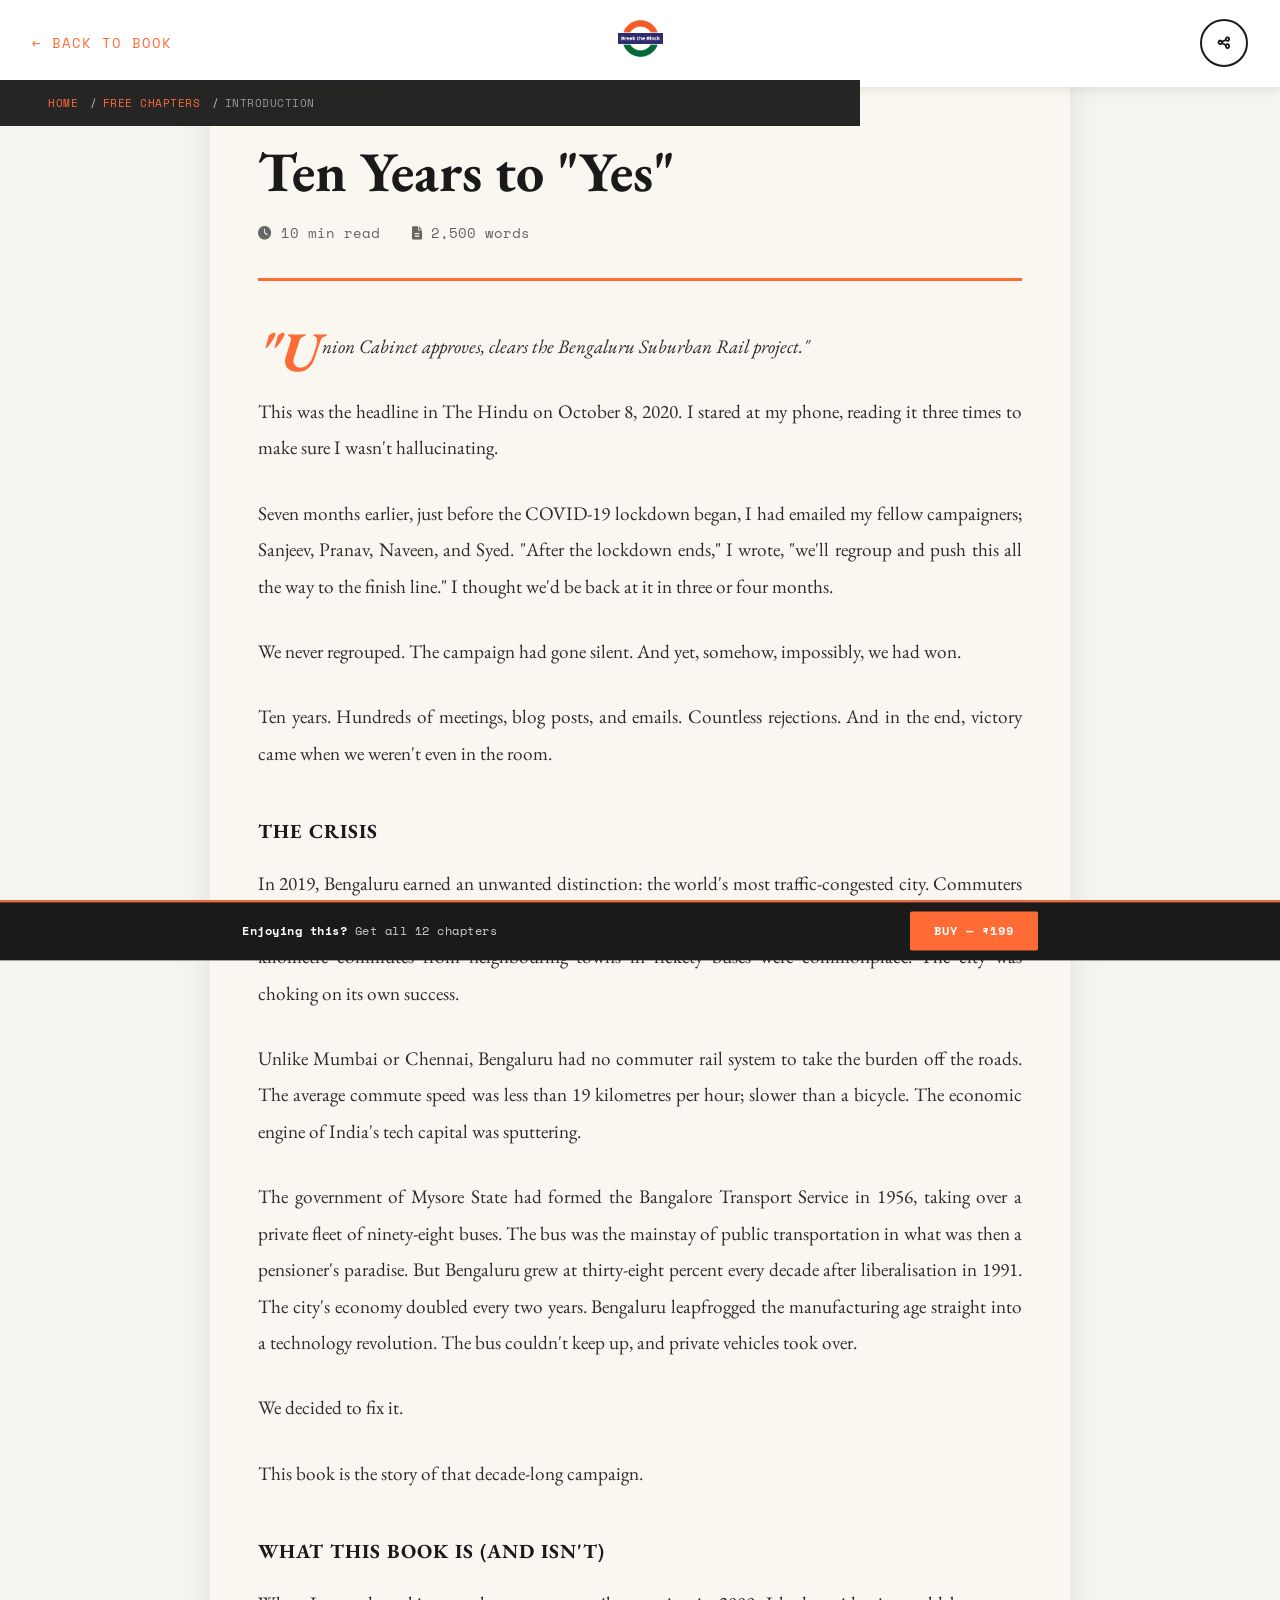
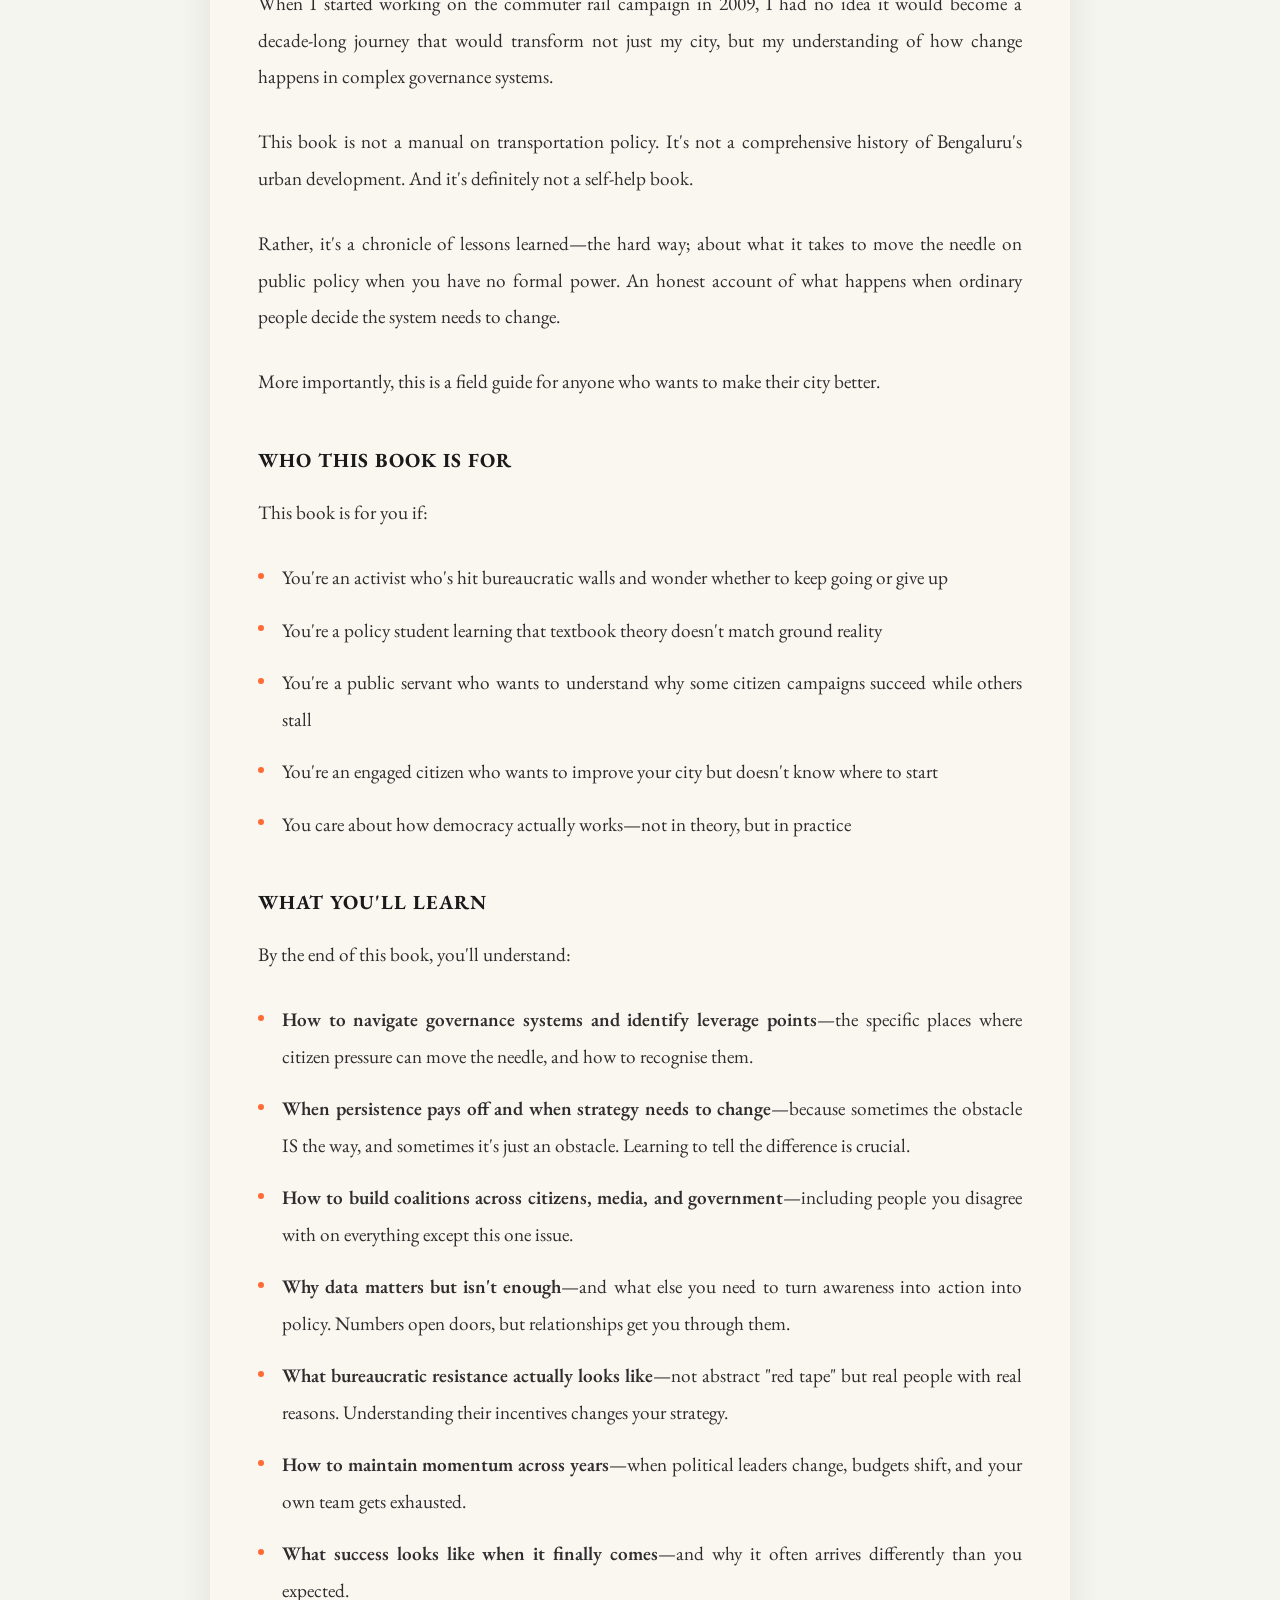
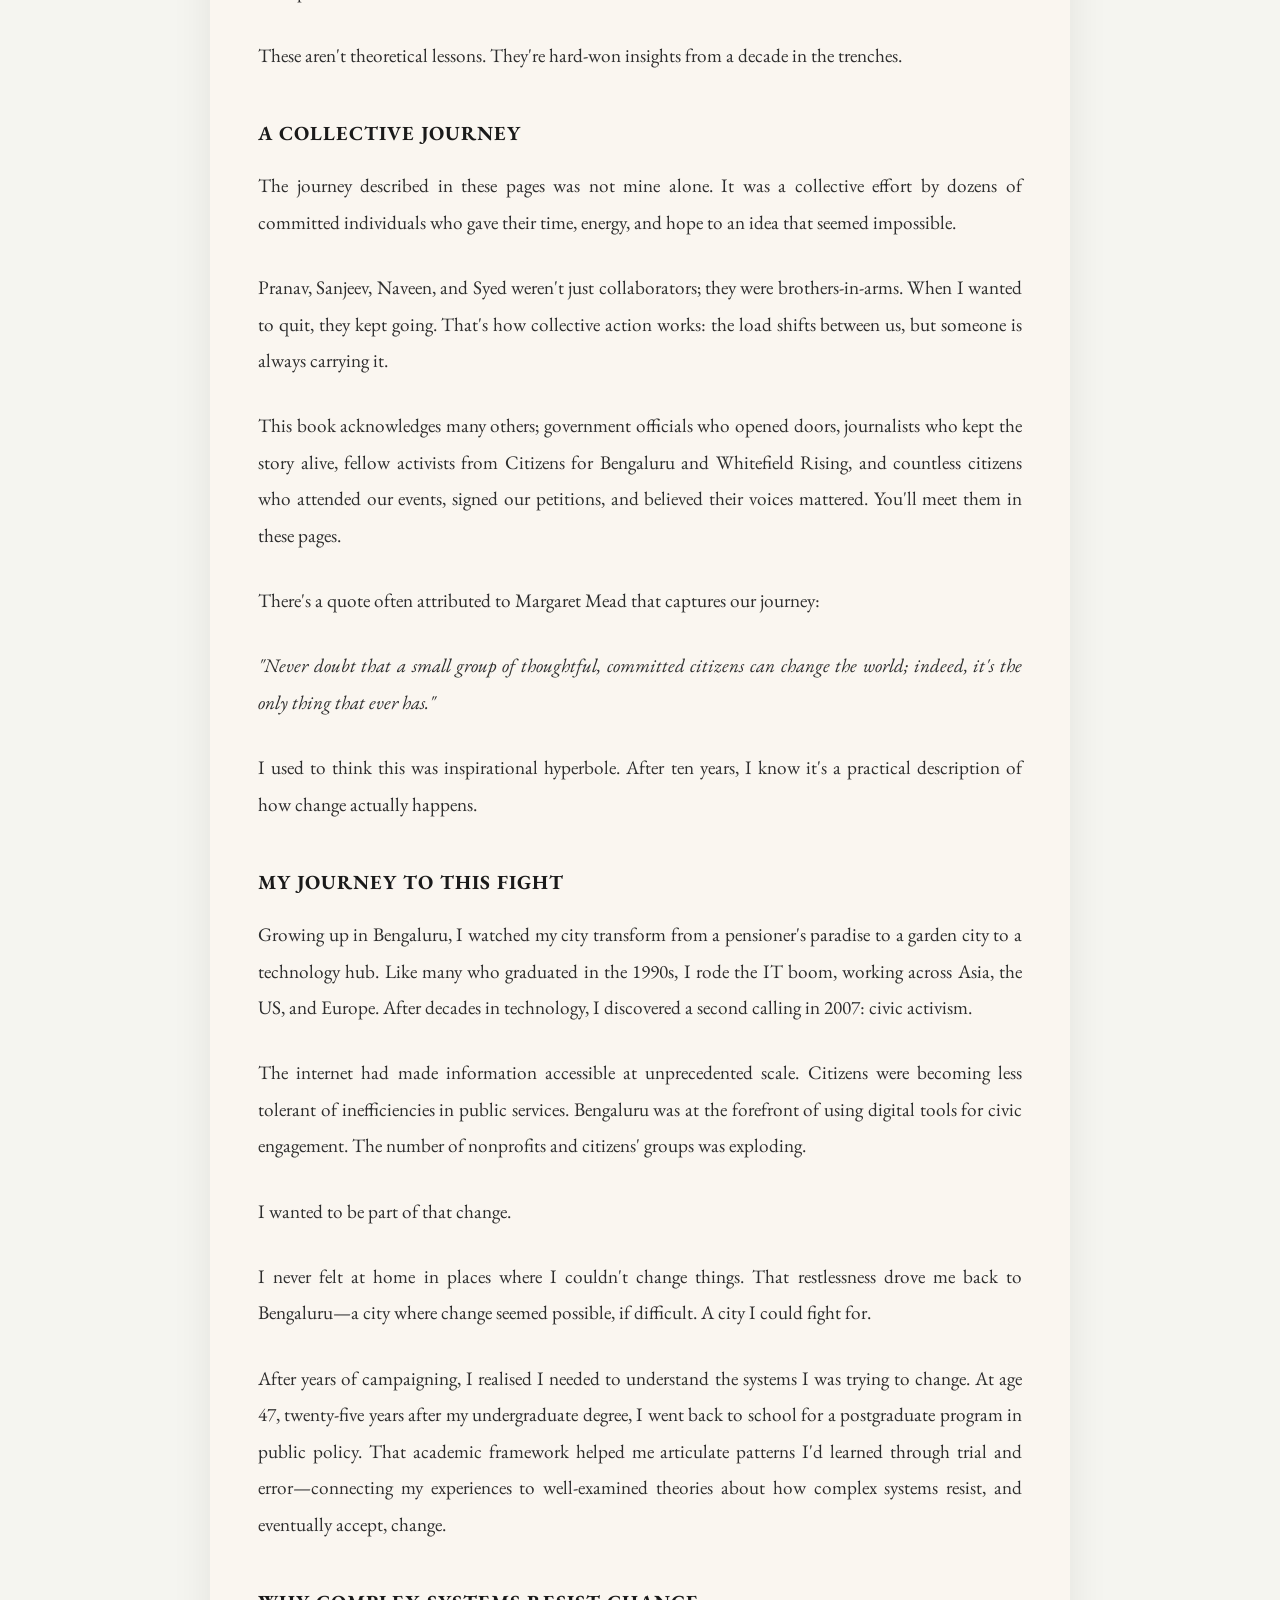
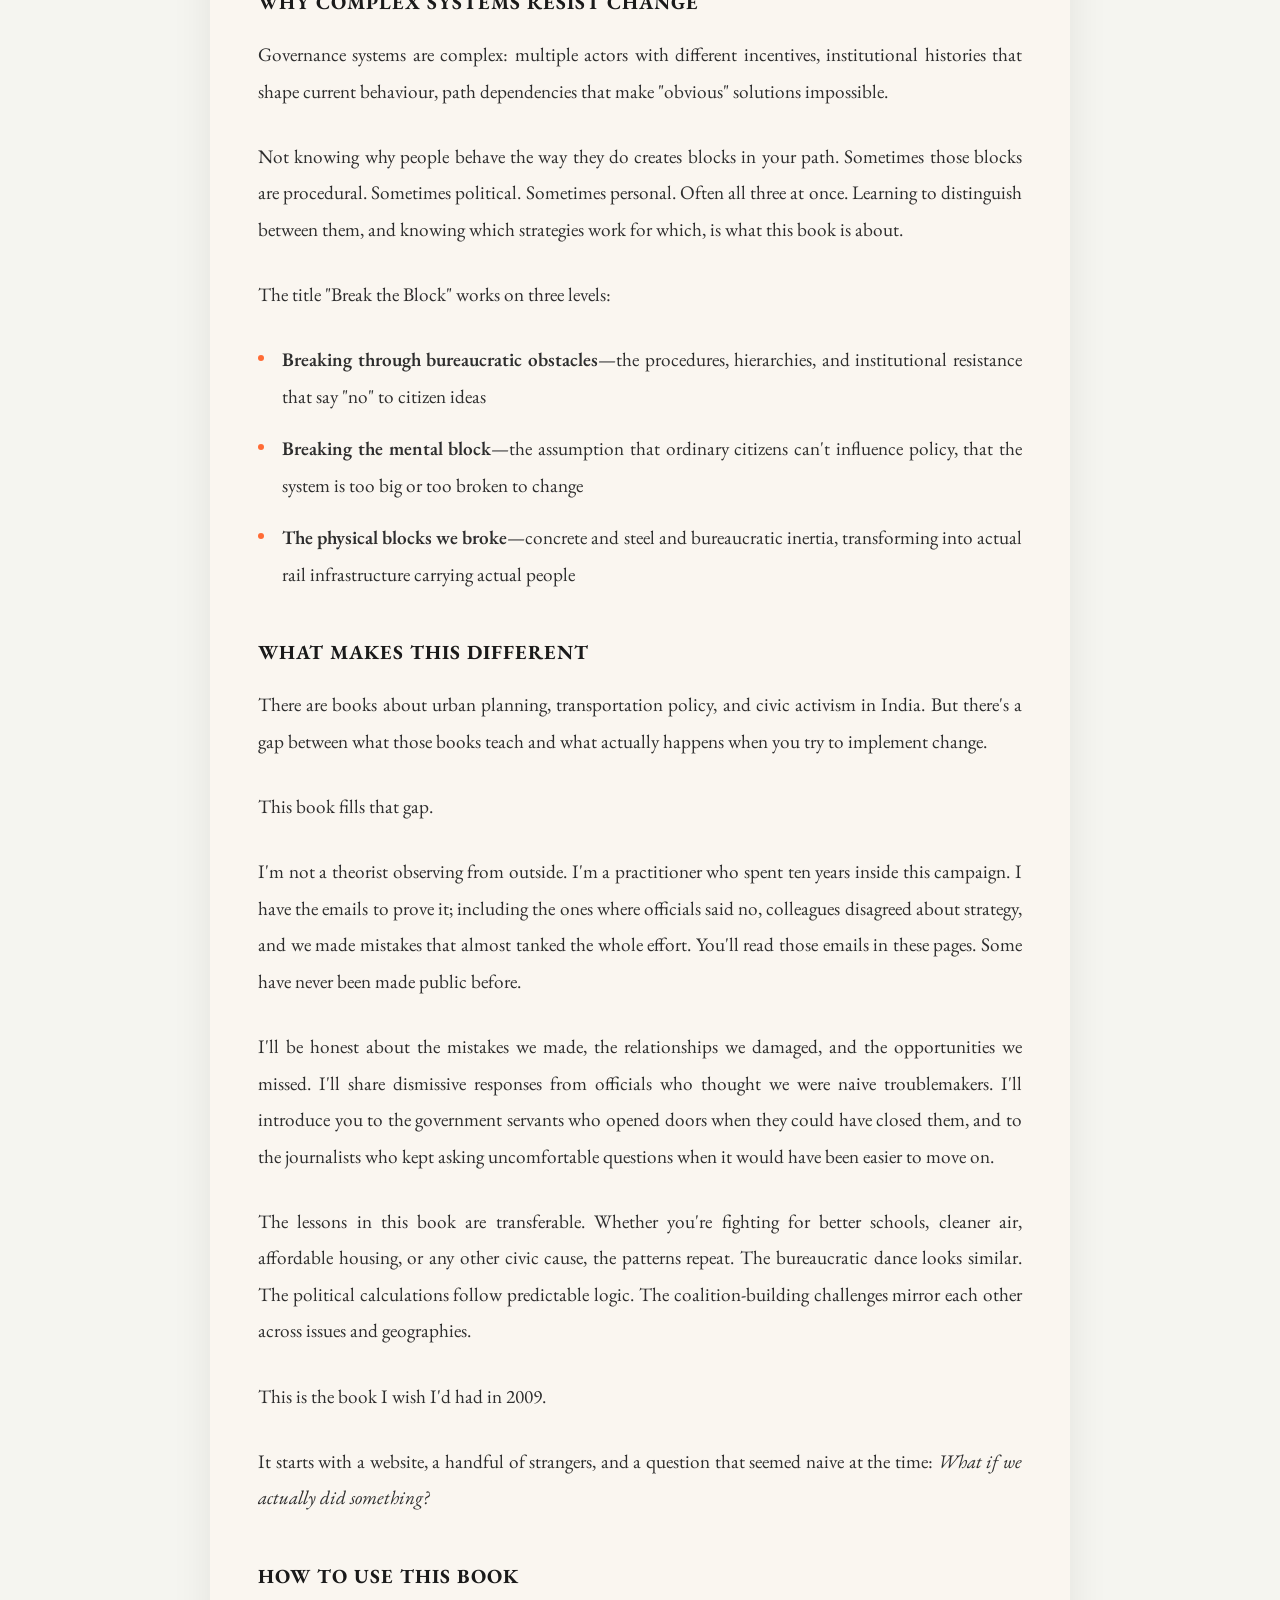
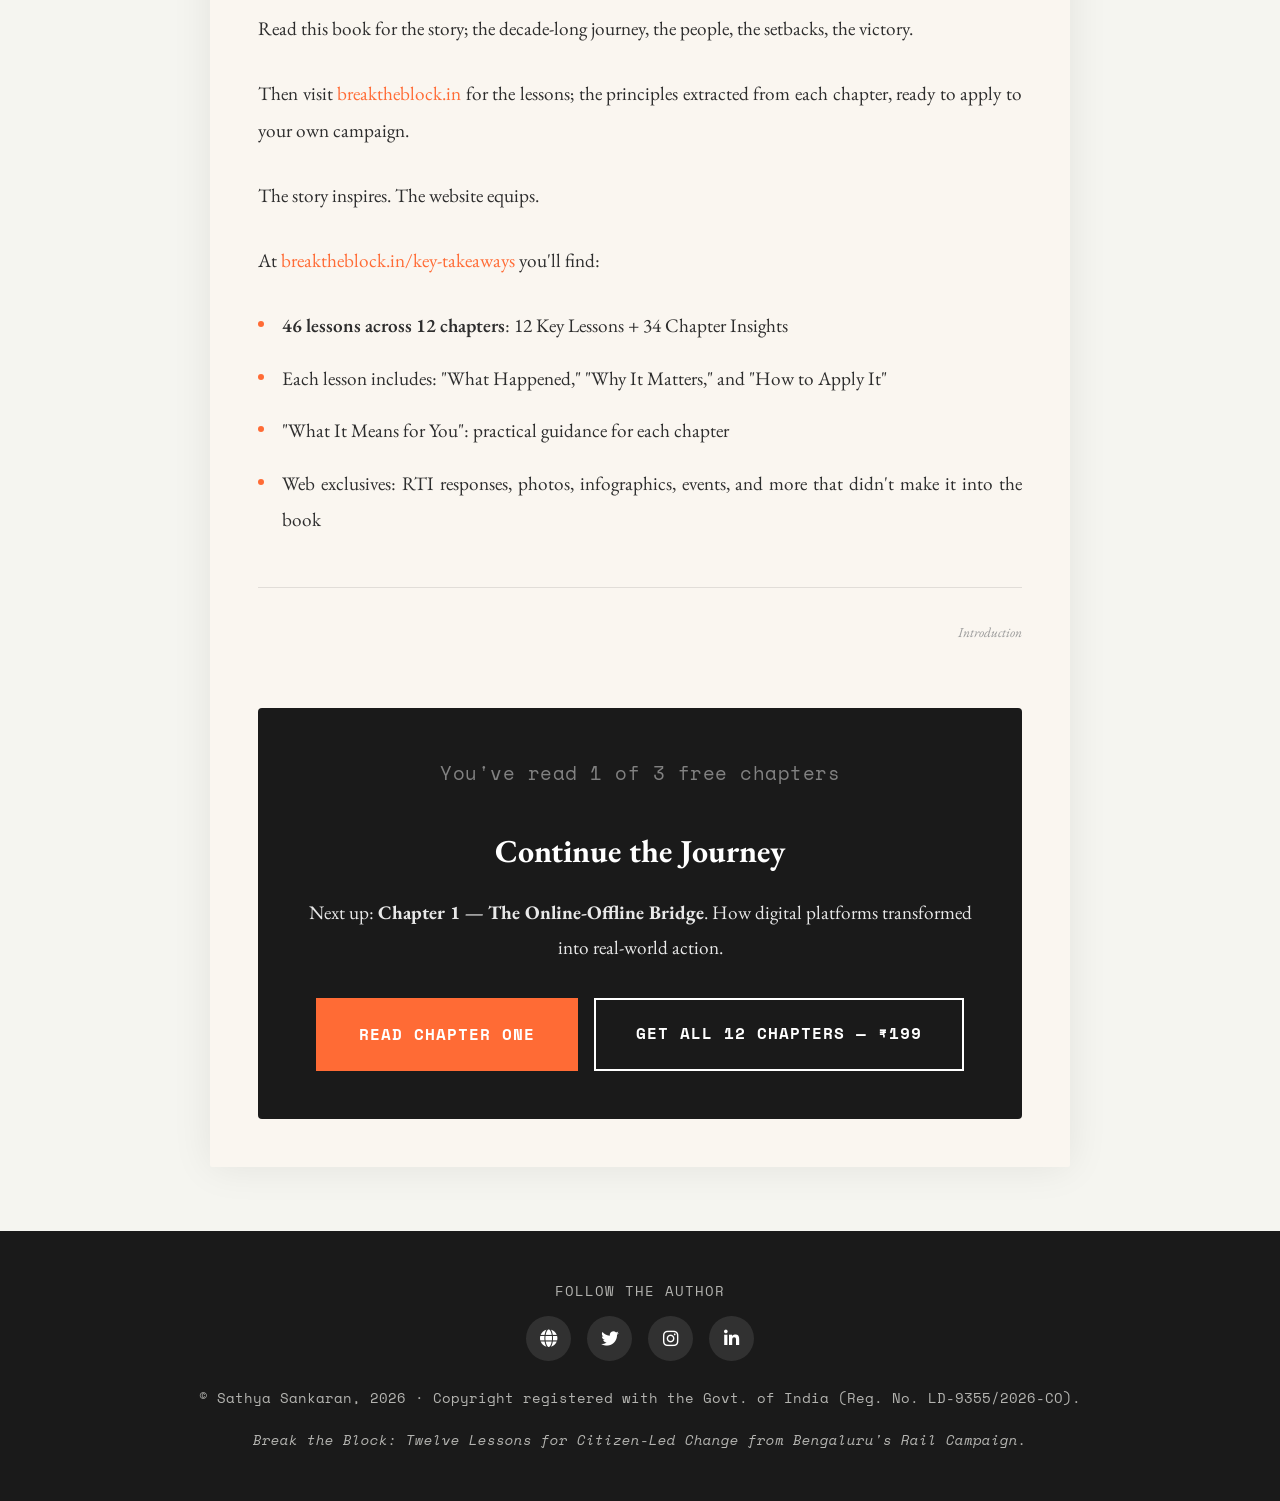
<file: introduction.html>
<!DOCTYPE html>
<html lang="en">
<head>
    <meta charset="UTF-8">
    <meta name="viewport" content="width=device-width, initial-scale=1.0">
    <title>Introduction: Ten Years to Yes | Break the Block</title>
    
    <!-- Schema.org Structured Data -->
    <script type="application/ld+json">
    {
      "@context": "https://schema.org",
      "@type": "Chapter",
      "name": "Introduction: Ten Years to Yes",
      "position": 0,
      "isPartOf": {
        "@type": "Book",
        "name": "Break the Block: Twelve Lessons for Citizen-Led Change from Bengaluru's Rail Campaign",
        "author": {
          "@type": "Person",
          "name": "Sathya Sankaran"
        }
      },
      "url": "https://www.breaktheblock.in/introduction.html"
    }
    </script>

    <!-- Breadcrumb Schema -->
    <script type="application/ld+json">
    {
      "@context": "https://schema.org",
      "@type": "BreadcrumbList",
      "itemListElement": [
        {
          "@type": "ListItem",
          "position": 1,
          "name": "Home",
          "item": "https://www.breaktheblock.in/"
        },
        {
          "@type": "ListItem",
          "position": 2,
          "name": "Introduction: Ten Years to Yes",
          "item": "https://www.breaktheblock.in/introduction.html"
        }
      ]
    }
    </script>

    <meta name="description" content="Read the introduction to Break the Block - how five citizens brought commuter rail to Bengaluru through a decade-long campaign.">
    <meta name="keywords" content="Break the Block introduction, ten years to yes, Bengaluru commuter rail, citizen activism story, Sathya Sankaran, suburban rail campaign, Chuku Buku Beku, Namma Railu, Citizens for Bengaluru, civic activism India, grassroots organizing Bangalore, commuter rail advocacy, navigating bureaucracy India, K-RIDE, DULT, Bangalore suburban railway">

    <!-- Canonical URL -->
    <link rel="canonical" href="https://www.breaktheblock.in/introduction.html">

    <!-- Robots -->
    <meta name="robots" content="index, follow">
    <meta name="googlebot" content="index, follow">

    <!-- Open Graph / Facebook -->
    <meta property="og:type" content="article">
    <meta property="og:locale" content="en_IN">
    <meta property="og:url" content="https://www.breaktheblock.in/introduction.html">
    <meta property="og:title" content="Introduction: Ten Years to Yes | Break the Block">
    <meta property="og:description" content="Read the introduction to Break the Block - how five citizens brought commuter rail to Bengaluru through a decade-long campaign.">
    <meta property="og:image" content="https://www.breaktheblock.in/og-card.jpg">
    <meta property="og:image:width" content="1200">
    <meta property="og:image:height" content="630">
    <meta property="og:site_name" content="Break the Block">
    <meta property="article:author" content="Sathya Sankaran">

    <!-- Twitter Card -->
    <meta name="twitter:card" content="summary_large_image">
    <meta name="twitter:url" content="https://www.breaktheblock.in/introduction.html">
    <meta name="twitter:title" content="Introduction: Ten Years to Yes | Break the Block">
    <meta name="twitter:description" content="How five citizens brought commuter rail to Bengaluru through a decade-long campaign.">
    <meta name="twitter:image" content="https://www.breaktheblock.in/og-card.jpg">
    <meta name="twitter:image:alt" content="Book cover of Break the Block by Sathya Sankaran">
    <meta property="og:image:alt" content="Book cover of Break the Block by Sathya Sankaran">
    <meta property="article:published_time" content="2026-02-20">
    <meta property="article:modified_time" content="2026-02-20">

    <link href="https://fonts.googleapis.com/css2?family=Space+Mono:wght@400;700&family=EB+Garamond:ital,wght@0,400;0,600;0,700;1,400&display=swap" rel="stylesheet">
    <link rel="stylesheet" href="https://cdnjs.cloudflare.com/ajax/libs/font-awesome/6.0.0/css/all.min.css">
    <link rel="stylesheet" href="styles.css">

    <style>
        * {
            margin: 0;
            padding: 0;
            box-sizing: border-box;
        }

        :root {
            --primary: #1a1a1a;
            --accent: #ff6b35;
            --secondary: #f7931e;
            --light: #f5f5f0;
            --text: #2d2d2d;
            --rail-blue: #004e89;
        }

        body {
            font-family: 'EB Garamond', serif;
            color: var(--text);
            background: var(--light);
            line-height: 1.8;
        }

        .reading-progress {
            position: fixed;
            top: 0;
            left: 0;
            width: 0%;
            height: 4px;
            background: linear-gradient(90deg, var(--accent), var(--secondary));
            z-index: 9999;
            transition: width 0.1s ease;
        }

        .reading-container {
            max-width: 860px;
            margin: 0 auto;
            padding: 6rem 3rem 3rem;
            min-height: 100vh;
            background: #faf6f0;
            box-shadow: 0 0 40px rgba(0,0,0,0.08);
            border-radius: 2px;
        }

        .chapter-header {
            border-bottom: 3px solid var(--accent);
            padding-bottom: 2rem;
            margin-bottom: 3rem;
        }

        .chapter-number {
            font-family: 'Space Mono', monospace;
            font-size: 0.9rem;
            color: var(--accent);
            text-transform: uppercase;
            letter-spacing: 2px;
            margin-bottom: 1rem;
        }

        .chapter-title {
            font-size: clamp(2.5rem, 5vw, 3.5rem);
            font-weight: 700;
            color: var(--primary);
            line-height: 1.2;
        }

        .reading-stats {
            display: flex;
            gap: 2rem;
            margin-top: 1rem;
            font-family: 'Space Mono', monospace;
            font-size: 0.85rem;
            color: #666;
        }

        .chapter-body {
            font-size: 1.2rem;
            line-height: 1.9;
            text-align: justify;
        }

        .chapter-body p {
            margin-bottom: 1.8rem;
        }

        .chapter-body p:first-of-type::first-letter {
            font-size: 3.5rem;
            font-family: 'EB Garamond', serif;
            font-weight: 700;
            float: left;
            line-height: 0.8;
            margin: 0.1rem 0.1rem 0 0;
            color: var(--accent);
        }

        .chapter-body .section-heading {
            font-family: 'EB Garamond', serif;
            text-transform: uppercase;
            letter-spacing: 1px;
            font-size: 1.25rem;
            font-weight: 700;
            margin: 2.5rem 0 1rem;
            color: var(--primary);
        }

        .chapter-body strong {
            font-weight: 600;
        }

        .chapter-body em {
            font-style: italic;
        }

        .chapter-body ul {
            list-style: none;
            margin-left: 0;
            margin-bottom: 1.8rem;
        }

        .chapter-body li {
            padding-left: 1.5rem;
            position: relative;
            margin-bottom: 1rem;
        }

        .chapter-body li::before {
            content: '';
            position: absolute;
            left: 0;
            top: 0.8rem;
            width: 6px;
            height: 6px;
            background: var(--accent);
            border-radius: 50%;
        }

        .chapter-body a {
            color: var(--accent);
            text-decoration: none;
        }

        .chapter-body a:hover {
            text-decoration: underline;
        }

        .book-page-footer {
            text-align: right;
            padding-top: 2rem;
            margin-top: 3rem;
            border-top: 1px solid rgba(0,0,0,0.1);
            font-size: 0.85rem;
            color: #999;
            font-style: italic;
        }

        .cta-footer {
            background: var(--primary);
            color: white;
            padding: 3rem;
            margin-top: 4rem;
            border-radius: 4px;
            text-align: center;
        }

        .cta-footer h3 {
            font-size: 2rem;
            margin-bottom: 1rem;
        }

        .cta-footer p {
            font-size: 1.2rem;
            margin-bottom: 2rem;
            opacity: 0.9;
        }

        .cta-buttons {
            display: flex;
            justify-content: center;
            gap: 1rem;
            flex-wrap: wrap;
        }

        .cta-button {
            display: inline-block;
            padding: 1.2rem 2.5rem;
            background: var(--accent);
            color: white;
            text-decoration: none;
            font-family: 'Space Mono', monospace;
            font-weight: 700;
            text-transform: uppercase;
            letter-spacing: 1px;
            transition: all 0.3s;
            border: 3px solid var(--accent);
        }

        .cta-button:hover {
            background: transparent;
            color: var(--accent);
        }

        .cta-button.secondary {
            background: transparent;
            border-color: white;
            color: white;
        }

        .cta-button.secondary:hover {
            background: white;
            color: var(--primary);
        }

        /* Floating purchase banner */
        .chapter-purchase-float {
            position: fixed;
            bottom: 0;
            left: 0;
            right: 0;
            z-index: 998;
            background: var(--primary);
            border-top: 2px solid var(--accent);
            transform: translateY(100%);
            transition: transform 0.3s ease;
        }
        .chapter-purchase-float.visible { transform: translateY(0); }
        .chapter-purchase-float-inner {
            display: flex;
            align-items: center;
            justify-content: space-between;
            padding: 0.6rem 2rem;
            max-width: 860px;
            margin: 0 auto;
        }
        .chapter-purchase-float-text {
            color: rgba(255,255,255,0.8);
            font-family: 'Space Mono', monospace;
            font-size: 0.75rem;
            letter-spacing: 0.5px;
        }
        .chapter-purchase-float-text strong {
            color: white;
        }
        .chapter-purchase-float-cta {
            display: inline-block;
            background: var(--accent);
            color: white;
            text-decoration: none;
            font-family: 'Space Mono', monospace;
            font-size: 0.75rem;
            font-weight: 700;
            text-transform: uppercase;
            letter-spacing: 1px;
            padding: 0.55rem 1.5rem;
            border-radius: 2px;
            transition: background 0.3s;
            white-space: nowrap;
        }
        .chapter-purchase-float-cta:hover { background: #e55a2b; }

        /* Breadcrumb navigation */
        .breadcrumb {
            max-width: 860px;
            margin: 5rem auto 0;
            padding: 0.8rem 3rem;
            font-family: 'Space Mono', monospace;
            font-size: 0.7rem;
            text-transform: uppercase;
            letter-spacing: 0.5px;
            color: #999;
        }
        .breadcrumb ol {
            list-style: none;
            display: flex;
            flex-wrap: wrap;
            gap: 0.3rem;
            padding: 0;
        }
        .breadcrumb li::after {
            content: ' / ';
            margin-left: 0.3rem;
            color: #ccc;
        }
        .breadcrumb li:last-child::after { content: ''; }
        .breadcrumb a {
            color: var(--accent);
            text-decoration: none;
        }
        .breadcrumb a:hover { text-decoration: underline; }

        /* Reading progress counter */
        .chapter-progress-note {
            text-align: center;
            font-family: 'Space Mono', monospace;
            font-size: 0.75rem;
            color: rgba(255,255,255,0.5);
            margin-bottom: 1.2rem;
            letter-spacing: 0.5px;
        }
        footer {
            background: #1a1a1a;
            color: #f5f5f0;
            padding: 3rem 2rem;
            text-align: center;
            margin-top: 4rem;
        }
    </style>
</head>
<body>
    <div class="reading-progress" id="progressBar"></div>

    <nav class="top-nav">
        <a href="index.html#free-preview" class="back-link">Back to Book</a>
        <div class="nav-logo-center">
            <a href="index.html" aria-label="Break the Block Home">
                <img loading="lazy" src="break-the-block-logo.svg" alt="Break the Block">
            </a>
        </div>
        <div class="share-dropdown">
            <button class="share-toggle" onclick="toggleShareMenu(event)" aria-label="Share">
                <i class="fas fa-share-alt"></i>
            </button>
            <div class="share-menu">
                <a href="#" onclick="shareOn('twitter'); return false;" class="share-menu-item">
                    <i class="fab fa-twitter"></i> Twitter
                </a>
                <a href="#" onclick="shareOn('facebook'); return false;" class="share-menu-item">
                    <i class="fab fa-facebook-f"></i> Facebook
                </a>
                <a href="#" onclick="shareOn('linkedin'); return false;" class="share-menu-item">
                    <i class="fab fa-linkedin-in"></i> LinkedIn
                </a>
                <a href="#" onclick="shareOn('whatsapp'); return false;" class="share-menu-item">
                    <i class="fab fa-whatsapp"></i> WhatsApp
                </a>
                <a href="#" onclick="shareOn('email'); return false;" class="share-menu-item">
                    <i class="fas fa-envelope"></i> Email
                </a>
            </div>
        </div>
    </nav>

    <nav class="breadcrumb" aria-label="Breadcrumb">
        <ol>
            <li><a href="index.html">Home</a></li>
            <li><a href="index.html#free-preview">Free Chapters</a></li>
            <li aria-current="page">Introduction</li>
        </ol>
    </nav>
    <div class="reading-container">
        <div class="chapter-header">
            <div class="chapter-number">Introduction</div>
            <h1 class="chapter-title">Ten Years to "Yes"</h1>
            <div class="reading-stats">
                <span><i class="fas fa-clock"></i> 10 min read</span>
                <span><i class="fas fa-file-alt"></i> 2,500 words</span>
            </div>
        </div>

        <div class="chapter-body">

<p><em>"Union Cabinet approves, clears the Bengaluru Suburban Rail project."</em></p>

<p>This was the headline in The Hindu on October 8, 2020. I stared at my phone, reading it three times to make sure I wasn't hallucinating.</p>

<p>Seven months earlier, just before the COVID-19 lockdown began, I had emailed my fellow campaigners; Sanjeev, Pranav, Naveen, and Syed. "After the lockdown ends," I wrote, "we'll regroup and push this all the way to the finish line." I thought we'd be back at it in three or four months.</p>

<p>We never regrouped. The campaign had gone silent. And yet, somehow, impossibly, we had won.</p>

<p>Ten years. Hundreds of meetings, blog posts, and emails. Countless rejections. And in the end, victory came when we weren't even in the room.</p>

<h2 class="section-heading">The Crisis</h2>

<p>In 2019, Bengaluru earned an unwanted distinction: the world's most traffic-congested city. Commuters spent 243 hours per year in gridlock; the equivalent of watching 215 episodes of Game of Thrones. Sixty-kilometre commutes from neighbouring towns in rickety buses were commonplace. The city was choking on its own success.</p>

<p>Unlike Mumbai or Chennai, Bengaluru had no commuter rail system to take the burden off the roads. The average commute speed was less than 19 kilometres per hour; slower than a bicycle. The economic engine of India's tech capital was sputtering.</p>

<p>The government of Mysore State had formed the Bangalore Transport Service in 1956, taking over a private fleet of ninety-eight buses. The bus was the mainstay of public transportation in what was then a pensioner's paradise. But Bengaluru grew at thirty-eight percent every decade after liberalisation in 1991. The city's economy doubled every two years. Bengaluru leapfrogged the manufacturing age straight into a technology revolution. The bus couldn't keep up, and private vehicles took over.</p>

<p>We decided to fix it.</p>

<p>This book is the story of that decade-long campaign.</p>

<h2 class="section-heading">What This Book Is (And Isn't)</h2>

<p>When I started working on the commuter rail campaign in 2009, I had no idea it would become a decade-long journey that would transform not just my city, but my understanding of how change happens in complex governance systems.</p>

<p>This book is not a manual on transportation policy. It's not a comprehensive history of Bengaluru's urban development. And it's definitely not a self-help book.</p>

<p>Rather, it's a chronicle of lessons learned—the hard way; about what it takes to move the needle on public policy when you have no formal power. An honest account of what happens when ordinary people decide the system needs to change.</p>

<p>More importantly, this is a field guide for anyone who wants to make their city better.</p>

<h2 class="section-heading">Who This Book Is For</h2>

<p>This book is for you if:</p>

<ul>
<li>You're an activist who's hit bureaucratic walls and wonder whether to keep going or give up</li>
<li>You're a policy student learning that textbook theory doesn't match ground reality</li>
<li>You're a public servant who wants to understand why some citizen campaigns succeed while others stall</li>
<li>You're an engaged citizen who wants to improve your city but doesn't know where to start</li>
<li>You care about how democracy actually works—not in theory, but in practice</li>
</ul>

<h2 class="section-heading">What You'll Learn</h2>

<p>By the end of this book, you'll understand:</p>

<ul>
<li><strong>How to navigate governance systems and identify leverage points</strong>—the specific places where citizen pressure can move the needle, and how to recognise them.</li>
<li><strong>When persistence pays off and when strategy needs to change</strong>—because sometimes the obstacle IS the way, and sometimes it's just an obstacle. Learning to tell the difference is crucial.</li>
<li><strong>How to build coalitions across citizens, media, and government</strong>—including people you disagree with on everything except this one issue.</li>
<li><strong>Why data matters but isn't enough</strong>—and what else you need to turn awareness into action into policy. Numbers open doors, but relationships get you through them.</li>
<li><strong>What bureaucratic resistance actually looks like</strong>—not abstract "red tape" but real people with real reasons. Understanding their incentives changes your strategy.</li>
<li><strong>How to maintain momentum across years</strong>—when political leaders change, budgets shift, and your own team gets exhausted.</li>
<li><strong>What success looks like when it finally comes</strong>—and why it often arrives differently than you expected.</li>
</ul>

<p>These aren't theoretical lessons. They're hard-won insights from a decade in the trenches.</p>

<h2 class="section-heading">A Collective Journey</h2>

<p>The journey described in these pages was not mine alone. It was a collective effort by dozens of committed individuals who gave their time, energy, and hope to an idea that seemed impossible.</p>

<p>Pranav, Sanjeev, Naveen, and Syed weren't just collaborators; they were brothers-in-arms. When I wanted to quit, they kept going. That's how collective action works: the load shifts between us, but someone is always carrying it.</p>

<p>This book acknowledges many others; government officials who opened doors, journalists who kept the story alive, fellow activists from Citizens for Bengaluru and Whitefield Rising, and countless citizens who attended our events, signed our petitions, and believed their voices mattered. You'll meet them in these pages.</p>

<p>There's a quote often attributed to Margaret Mead that captures our journey:</p>

<p><em>"Never doubt that a small group of thoughtful, committed citizens can change the world; indeed, it's the only thing that ever has."</em></p>

<p>I used to think this was inspirational hyperbole. After ten years, I know it's a practical description of how change actually happens.</p>

<h2 class="section-heading">My Journey to This Fight</h2>

<p>Growing up in Bengaluru, I watched my city transform from a pensioner's paradise to a garden city to a technology hub. Like many who graduated in the 1990s, I rode the IT boom, working across Asia, the US, and Europe. After decades in technology, I discovered a second calling in 2007: civic activism.</p>

<p>The internet had made information accessible at unprecedented scale. Citizens were becoming less tolerant of inefficiencies in public services. Bengaluru was at the forefront of using digital tools for civic engagement. The number of nonprofits and citizens' groups was exploding.</p>

<p>I wanted to be part of that change.</p>

<p>I never felt at home in places where I couldn't change things. That restlessness drove me back to Bengaluru—a city where change seemed possible, if difficult. A city I could fight for.</p>

<p>After years of campaigning, I realised I needed to understand the systems I was trying to change. At age 47, twenty-five years after my undergraduate degree, I went back to school for a postgraduate program in public policy. That academic framework helped me articulate patterns I'd learned through trial and error—connecting my experiences to well-examined theories about how complex systems resist, and eventually accept, change.</p>

<h2 class="section-heading">Why Complex Systems Resist Change</h2>

<p>Governance systems are complex: multiple actors with different incentives, institutional histories that shape current behaviour, path dependencies that make "obvious" solutions impossible.</p>

<p>Not knowing why people behave the way they do creates blocks in your path. Sometimes those blocks are procedural. Sometimes political. Sometimes personal. Often all three at once. Learning to distinguish between them, and knowing which strategies work for which, is what this book is about.</p>

<p>The title "Break the Block" works on three levels:</p>

<ul>
<li><strong>Breaking through bureaucratic obstacles</strong>—the procedures, hierarchies, and institutional resistance that say "no" to citizen ideas</li>
<li><strong>Breaking the mental block</strong>—the assumption that ordinary citizens can't influence policy, that the system is too big or too broken to change</li>
<li><strong>The physical blocks we broke</strong>—concrete and steel and bureaucratic inertia, transforming into actual rail infrastructure carrying actual people</li>
</ul>

<h2 class="section-heading">What Makes This Different</h2>

<p>There are books about urban planning, transportation policy, and civic activism in India. But there's a gap between what those books teach and what actually happens when you try to implement change.</p>

<p>This book fills that gap.</p>

<p>I'm not a theorist observing from outside. I'm a practitioner who spent ten years inside this campaign. I have the emails to prove it; including the ones where officials said no, colleagues disagreed about strategy, and we made mistakes that almost tanked the whole effort. You'll read those emails in these pages. Some have never been made public before.</p>

<p>I'll be honest about the mistakes we made, the relationships we damaged, and the opportunities we missed. I'll share dismissive responses from officials who thought we were naive troublemakers. I'll introduce you to the government servants who opened doors when they could have closed them, and to the journalists who kept asking uncomfortable questions when it would have been easier to move on.</p>

<p>The lessons in this book are transferable. Whether you're fighting for better schools, cleaner air, affordable housing, or any other civic cause, the patterns repeat. The bureaucratic dance looks similar. The political calculations follow predictable logic. The coalition-building challenges mirror each other across issues and geographies.</p>

<p>This is the book I wish I'd had in 2009.</p>

<p>It starts with a website, a handful of strangers, and a question that seemed naive at the time: <em>What if we actually did something?</em></p>

<h2 class="section-heading">How to Use This Book</h2>

<p>Read this book for the story; the decade-long journey, the people, the setbacks, the victory.</p>

<p>Then visit <a href="https://breaktheblock.in">breaktheblock.in</a> for the lessons; the principles extracted from each chapter, ready to apply to your own campaign.</p>

<p>The story inspires. The website equips.</p>

<p>At <a href="https://breaktheblock.in/key-takeaways.html">breaktheblock.in/key-takeaways</a> you'll find:</p>

<ul>
<li><strong>46 lessons across 12 chapters</strong>: 12 Key Lessons + 34 Chapter Insights</li>
<li>Each lesson includes: "What Happened," "Why It Matters," and "How to Apply It"</li>
<li>"What It Means for You": practical guidance for each chapter</li>
<li>Web exclusives: RTI responses, photos, infographics, events, and more that didn't make it into the book</li>
</ul>

        </div>

        <div class="book-page-footer">
            <span class="page-label"><em>Introduction</em></span>
        </div>

        <div class="cta-footer">
            <p class="chapter-progress-note">You've read 1 of 3 free chapters</p>
            <h3>Continue the Journey</h3>
            <p>Next up: <strong>Chapter 1 — The Online-Offline Bridge</strong>. How digital platforms transformed into real-world action.</p>
            <div class="cta-buttons">
                <a href="chapter1.html" class="cta-button">Read Chapter One</a>
                <a href="index.html#get-book" class="cta-button secondary">Get All 12 Chapters — ₹199</a>
            </div>
        </div>
    </div>

    <!-- Floating purchase banner -->
    <div class="chapter-purchase-float" id="chapter-purchase-float">
        <div class="chapter-purchase-float-inner">
            <span class="chapter-purchase-float-text"><strong>Enjoying this?</strong> Get all 12 chapters</span>
            <a href="index.html#get-book" class="chapter-purchase-float-cta">Buy — ₹199</a>
        </div>
    </div>

    <footer>
        <div class="footer-container">
            <!-- Social Media Links -->
            <div class="footer-social">
                <p class="footer-social-heading">Follow the Author</p>
                <div class="footer-social-icons">
                    <a href="https://www.sathyasankaran.com" target="_blank" rel="noopener noreferrer" class="footer-social-link" title="Website">
                        <i class="fas fa-globe"></i>
                    </a>
                    <a href="https://x.com/tweetenator" target="_blank" rel="noopener noreferrer" class="footer-social-link" title="X (Twitter)">
                        <i class="fab fa-twitter"></i>
                    </a>
                    <a href="https://www.instagram.com/picanator/" target="_blank" rel="noopener noreferrer" class="footer-social-link" title="Instagram">
                        <i class="fab fa-instagram"></i>
                    </a>
                    <a href="https://www.linkedin.com/in/sathyasankaran/" target="_blank" rel="noopener noreferrer" class="footer-social-link" title="LinkedIn">
                        <i class="fab fa-linkedin-in"></i>
                    </a>
                </div>
            </div>
            
            <!-- Copyright -->
            <p class="footer-license">
                &copy; Sathya Sankaran, 2026 &middot; Copyright registered with the Govt. of India (Reg. No. LD-9355/2026-CO). <em>Break the Block: Twelve Lessons for Citizen-Led Change from Bengaluru's Rail Campaign.</em>
            </p>
        </div>
    </footer>

    <script>
        window.addEventListener('scroll', () => {
            const winScroll = document.body.scrollTop || document.documentElement.scrollTop;
            const height = document.documentElement.scrollHeight - document.documentElement.clientHeight;
            const scrolled = (winScroll / height) * 100;
            document.getElementById('progressBar').style.width = scrolled + '%';

            // Show floating purchase banner after 30% scroll
            const floatBar = document.getElementById('chapter-purchase-float');
            if (floatBar) {
                if (scrolled > 30 && scrolled < 90) {
                    floatBar.classList.add('visible');
                } else {
                    floatBar.classList.remove('visible');
                }
            }
        });

        function toggleShareMenu(event) {
            event.stopPropagation();
            const shareMenu = document.querySelector('.share-menu');
            shareMenu.classList.toggle('active');
        }

        document.addEventListener('click', function(event) {
            const shareMenu = document.querySelector('.share-menu');
            const shareToggle = document.querySelector('.share-toggle');
            if (shareMenu && shareToggle && !shareToggle.contains(event.target) && !shareMenu.contains(event.target)) {
                shareMenu.classList.remove('active');
            }
        });

        function shareOn(platform) {
            const url = encodeURIComponent(window.location.href);

            let shareUrl;
            switch(platform) {
                case 'twitter':
                    shareUrl = `https://twitter.com/intent/tweet?url=${url}&text=${encodeURIComponent('Five citizens. One impossible goal. This is how Bengaluru\'s suburban rail fight began:')}`;
                    break;
                case 'facebook':
                    shareUrl = `https://www.facebook.com/sharer/sharer.php?u=${url}&quote=${encodeURIComponent('Reading the introduction to Break the Block — the story of how ordinary citizens took on the system to bring rail to Bengaluru. You can read it free:')}`;
                    break;
                case 'linkedin':
                    shareUrl = `https://www.linkedin.com/sharing/share-offsite/?url=${url}`;
                    break;
                case 'whatsapp':
                    shareUrl = `https://wa.me/?text=${encodeURIComponent('Hey, you can read this for free — it\'s the intro to a book about how Bengaluru citizens fought for suburban rail. Pretty gripping:')}%20${url}`;
                    break;
                case 'email':
                    shareUrl = `mailto:?subject=${encodeURIComponent('Free chapter — how Bengaluru\'s rail fight started')}&body=${encodeURIComponent('Found this free introduction to Break the Block. It\'s about how five citizens took on 175 years of bureaucracy to get suburban rail approved. Worth a read:')}%20${url}`;
                    break;
            }

            if (shareUrl) {
                window.open(shareUrl, '_blank', 'width=600,height=400');
            }
        }
    </script>
<script data-goatcounter="https://breaktheblock.goatcounter.com/count"
        async src="//gc.zgo.at/count.js"></script>
</body>
</html>
</file>
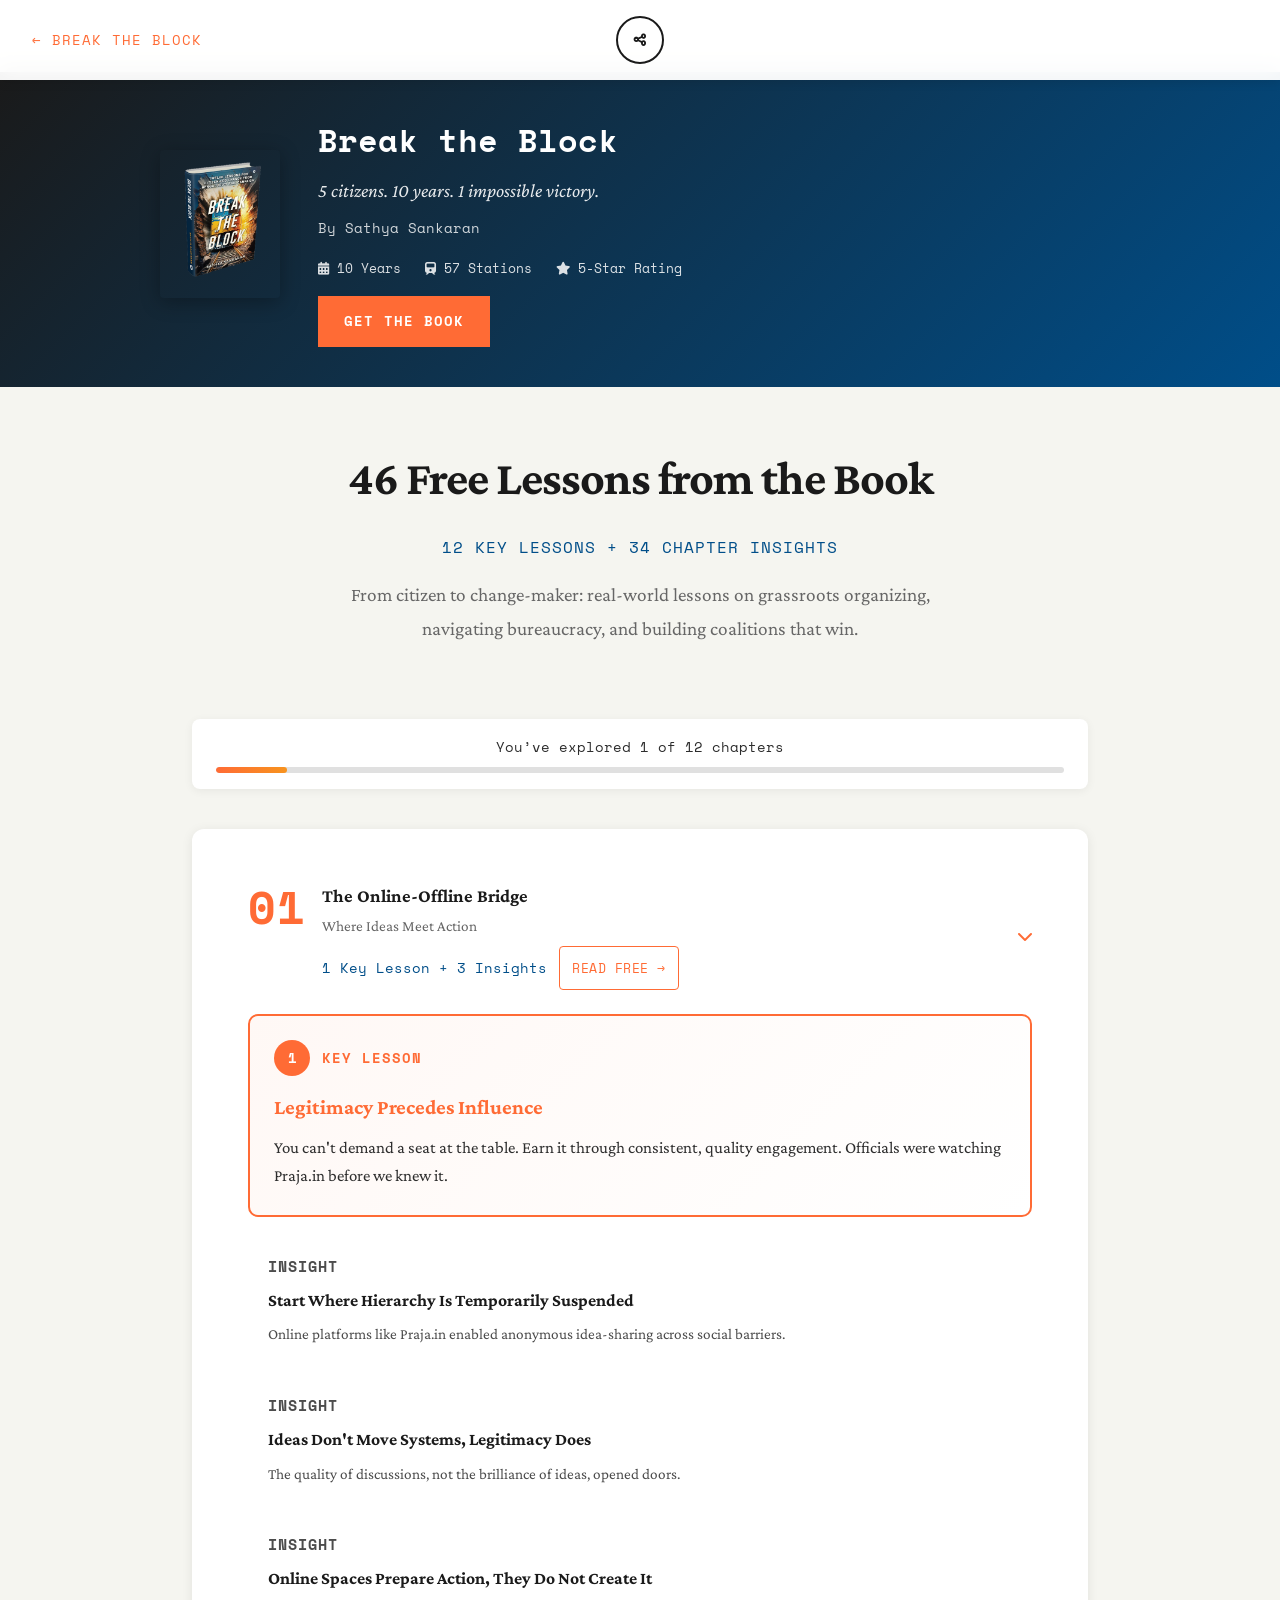
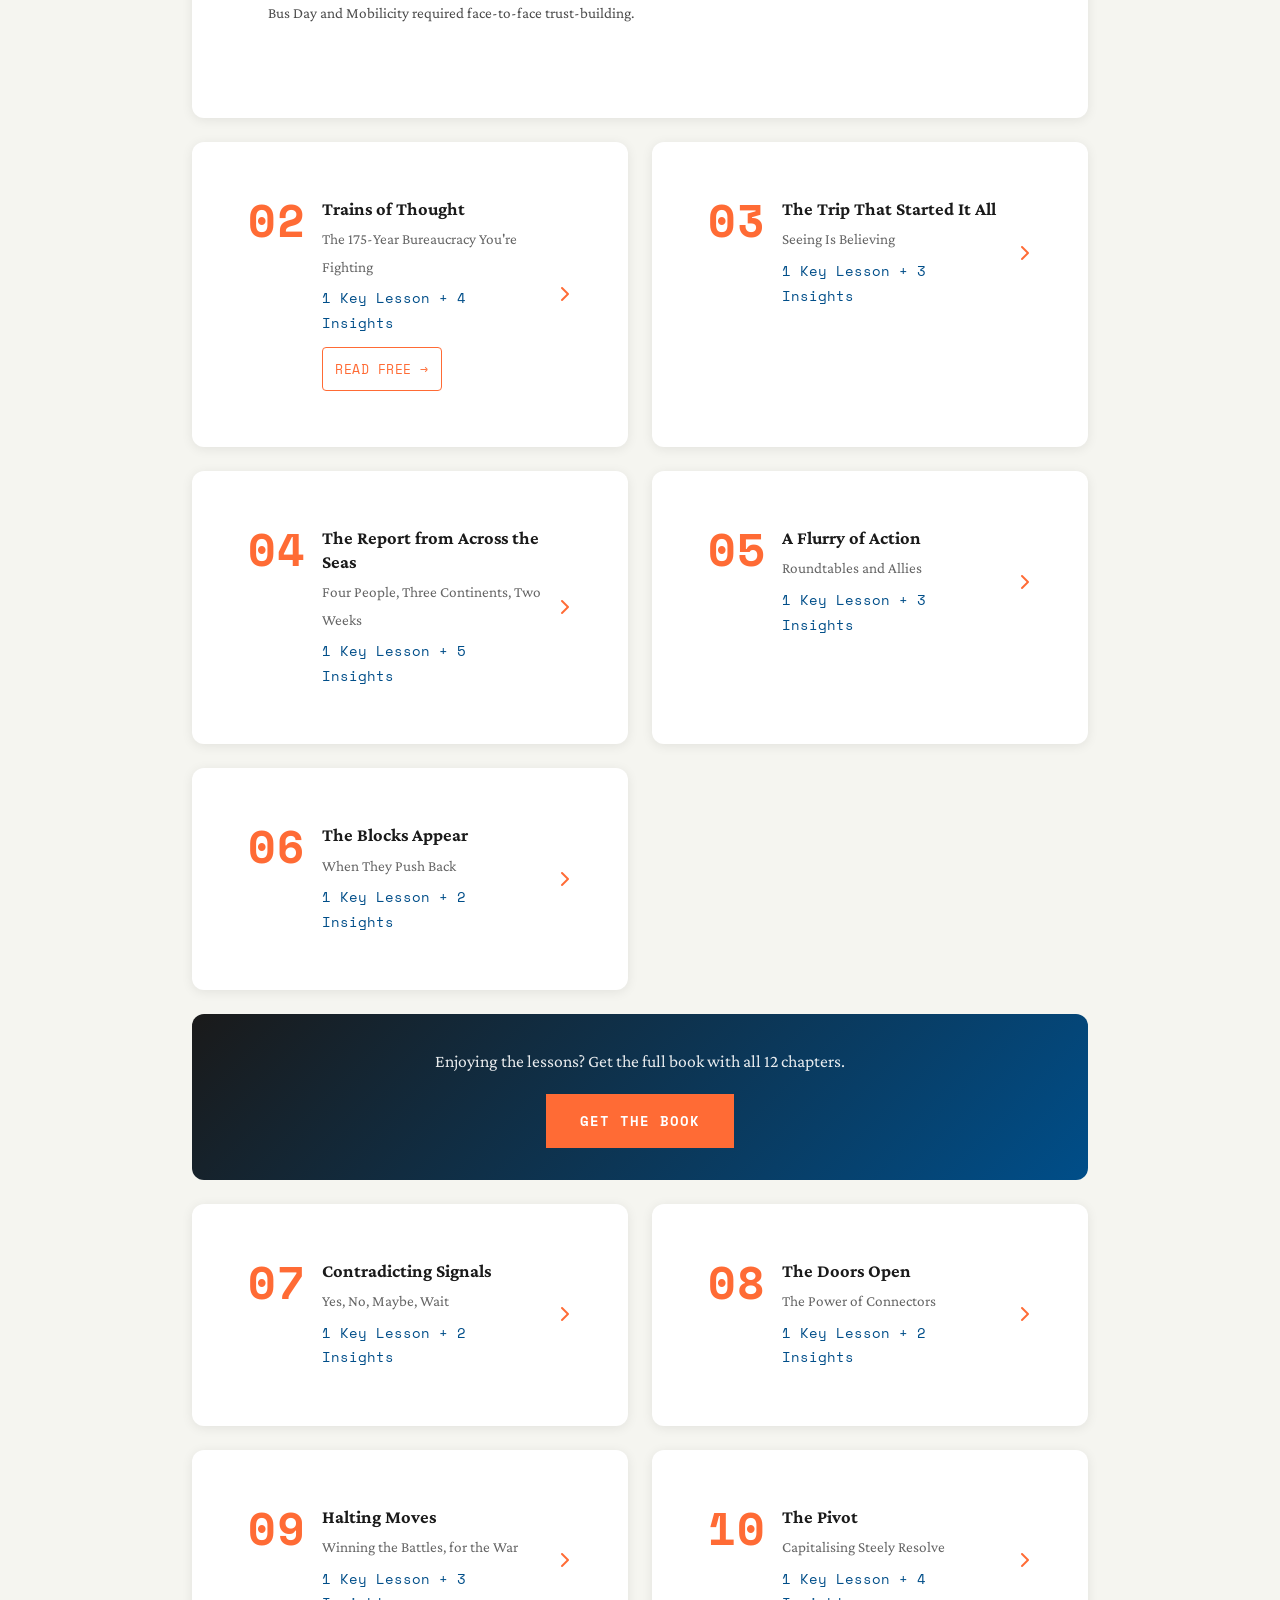
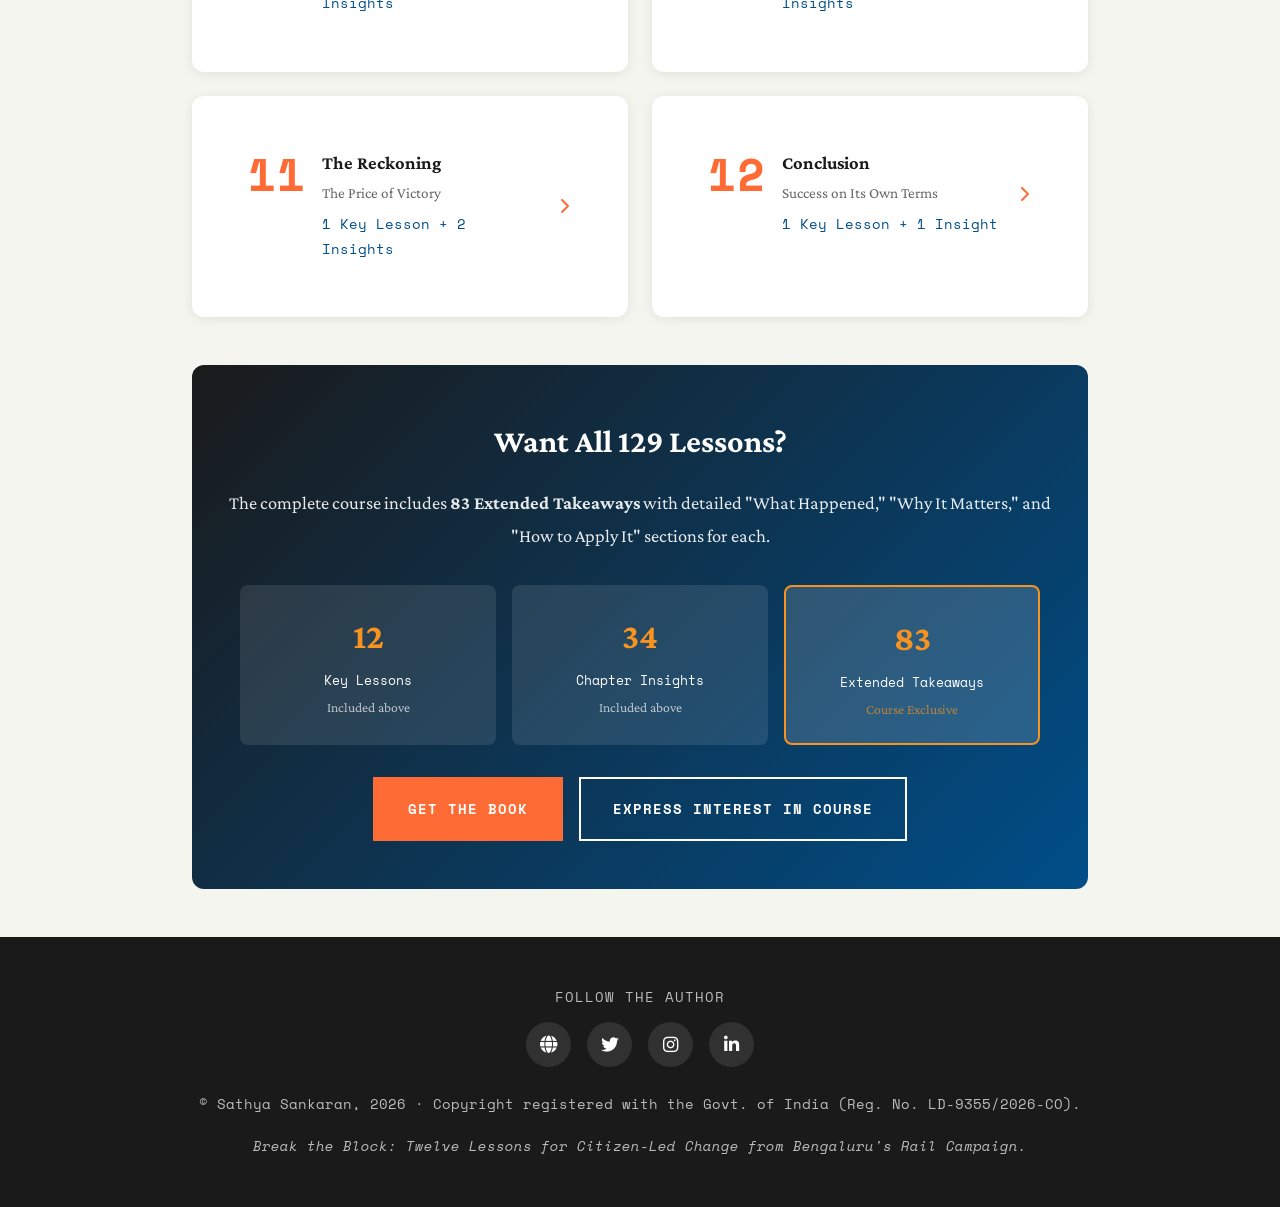
<file: key-takeaways.html>
<!DOCTYPE html>
<html lang="en">
<head>
    <meta charset="UTF-8">
    <meta name="viewport" content="width=device-width, initial-scale=1.0">
    <title>46 Free Lessons from Break the Block | Urban Activism Field Guide</title>

    <!-- Schema.org Structured Data -->
    <script type="application/ld+json">
    {
      "@context": "https://schema.org",
      "@type": "WebPage",
      "name": "Key Takeaways: 12 Lessons + 34 Chapter Insights",
      "description": "12 Key Lessons and 34 Chapter Insights on urban activism from a decade-long citizen campaign. Plus 83 Extended Takeaways available in the course.",
      "isPartOf": {
        "@type": "Book",
        "name": "Break the Block: Twelve Lessons for Citizen-Led Change from Bengaluru's Rail Campaign",
        "author": {
          "@type": "Person",
          "name": "Sathya Sankaran"
        }
      },
      "url": "https://www.breaktheblock.in/key-takeaways.html"
    }
    </script>

    <!-- ItemList Schema for 12 Key Lessons -->
    <script type="application/ld+json">
    {
      "@context": "https://schema.org",
      "@type": "ItemList",
      "name": "12 Key Lessons from Break the Block",
      "description": "Twelve actionable lessons for citizen-led change, distilled from a decade-long campaign to bring commuter rail to Bengaluru.",
      "numberOfItems": 12,
      "itemListElement": [
        {
          "@type": "ListItem",
          "position": 1,
          "name": "Build Online, Show Up Offline",
          "description": "Chapter 1: How digital platforms transformed into real-world action.",
          "url": "https://www.breaktheblock.in/key-takeaways.html#chapter-1"
        },
        {
          "@type": "ListItem",
          "position": 2,
          "name": "Know the System You're Fighting",
          "description": "Chapter 2: Understanding the institutional history and inertia you're up against.",
          "url": "https://www.breaktheblock.in/key-takeaways.html#chapter-2"
        },
        {
          "@type": "ListItem",
          "position": 3,
          "name": "Seeing Is Believing",
          "description": "Chapter 3: Real experience beats theoretical analysis.",
          "url": "https://www.breaktheblock.in/key-takeaways.html#chapter-3"
        },
        {
          "@type": "ListItem",
          "position": 4,
          "name": "Assemble the Unlikely Coalition",
          "description": "Chapter 4: Building diverse coalitions that cannot be ignored.",
          "url": "https://www.breaktheblock.in/key-takeaways.html#chapter-4"
        },
        {
          "@type": "ListItem",
          "position": 5,
          "name": "Engage the System Before You Fight It",
          "description": "Chapter 5: Working within the system before challenging it.",
          "url": "https://www.breaktheblock.in/key-takeaways.html#chapter-5"
        },
        {
          "@type": "ListItem",
          "position": 6,
          "name": "Resistance Reveals Interests",
          "description": "Chapter 6: When bureaucrats say no, their objections reveal what they actually care about.",
          "url": "https://www.breaktheblock.in/key-takeaways.html#chapter-6"
        },
        {
          "@type": "ListItem",
          "position": 7,
          "name": "Patience Is a Strategy",
          "description": "Chapter 7: Maintaining consistency and persistence through contradictions.",
          "url": "https://www.breaktheblock.in/key-takeaways.html#chapter-7"
        },
        {
          "@type": "ListItem",
          "position": 8,
          "name": "Find the Connectors",
          "description": "Chapter 8: Identifying champions inside the system who want change.",
          "url": "https://www.breaktheblock.in/key-takeaways.html#chapter-8"
        },
        {
          "@type": "ListItem",
          "position": 9,
          "name": "Win the Battles That Win the War",
          "description": "Chapter 9: Accumulating small wins as stepping stones to larger victory.",
          "url": "https://www.breaktheblock.in/key-takeaways.html#chapter-9"
        },
        {
          "@type": "ListItem",
          "position": 10,
          "name": "Capitalise Steely Resolve",
          "description": "Chapter 10: When elite strategy meets mass mobilisation.",
          "url": "https://www.breaktheblock.in/key-takeaways.html#chapter-10"
        },
        {
          "@type": "ListItem",
          "position": 11,
          "name": "Measure the Intangible",
          "description": "Chapter 11: Victory is not the end -- stay engaged through execution.",
          "url": "https://www.breaktheblock.in/key-takeaways.html#chapter-11"
        },
        {
          "@type": "ListItem",
          "position": 12,
          "name": "Redefine What Victory Looks Like",
          "description": "Chapter 12: Success on its own terms.",
          "url": "https://www.breaktheblock.in/key-takeaways.html#chapter-12"
        }
      ]
    }
    </script>

    <!-- HowTo Schema: 12-step guide to citizen-led change -->
    <script type="application/ld+json">
    {
      "@context": "https://schema.org",
      "@type": "HowTo",
      "name": "How to Lead a Citizen Campaign for Policy Change",
      "description": "A 12-step framework for citizen-led urban change, distilled from a decade-long campaign that brought suburban rail to Bengaluru.",
      "totalTime": "P10Y",
      "image": "https://www.breaktheblock.in/og-card.jpg",
      "step": [
        {
          "@type": "HowToStep",
          "position": 1,
          "name": "Build Online, Show Up Offline",
          "text": "Earn legitimacy through consistent, quality engagement. Use online platforms to build ideas, then transition to face-to-face trust-building and real-world action."
        },
        {
          "@type": "HowToStep",
          "position": 2,
          "name": "Know the System You're Fighting",
          "text": "Understand the institutional history and bureaucratic inertia you're up against. Study how the system works before trying to change it."
        },
        {
          "@type": "HowToStep",
          "position": 3,
          "name": "Seeing Is Believing",
          "text": "Create direct experiences that make your case undeniable. Real experience beats theoretical analysis — show decision-makers what works."
        },
        {
          "@type": "HowToStep",
          "position": 4,
          "name": "Assemble the Unlikely Coalition",
          "text": "Build diverse coalitions across sectors — citizen groups, industry bodies, academics, and professionals — that cannot be ignored."
        },
        {
          "@type": "HowToStep",
          "position": 5,
          "name": "Engage the System Before You Fight It",
          "text": "Work within the system first. Attend meetings, submit proposals, build relationships with officials before escalating to confrontation."
        },
        {
          "@type": "HowToStep",
          "position": 6,
          "name": "Resistance Reveals Interests",
          "text": "When bureaucrats say no, their objections reveal what they actually care about. Use resistance as intelligence to refine your strategy."
        },
        {
          "@type": "HowToStep",
          "position": 7,
          "name": "Patience Is a Strategy",
          "text": "Maintain consistency and persistence through contradictions. Decade-long campaigns require strategic patience, not just passion."
        },
        {
          "@type": "HowToStep",
          "position": 8,
          "name": "Find the Connectors",
          "text": "Identify champions inside the system who want change. Bureaucracies are not monolithic — find allies within them."
        },
        {
          "@type": "HowToStep",
          "position": 9,
          "name": "Win the Battles That Win the War",
          "text": "Accumulate small wins as stepping stones to larger victory. Each small success builds momentum and credibility."
        },
        {
          "@type": "HowToStep",
          "position": 10,
          "name": "Capitalise Steely Resolve",
          "text": "Combine elite strategy with mass mobilisation. Know when to use each approach and how they reinforce each other."
        },
        {
          "@type": "HowToStep",
          "position": 11,
          "name": "Measure the Intangible",
          "text": "Victory is not the end — stay engaged through execution. Monitor implementation and hold the system accountable."
        },
        {
          "@type": "HowToStep",
          "position": 12,
          "name": "Redefine What Victory Looks Like",
          "text": "Success on its own terms. Sometimes the biggest impact is in how the campaign changed people, institutions, and what's possible."
        }
      ]
    }
    </script>

    <meta name="description" content="46 free lessons on urban activism: 12 key lessons + 34 chapter insights from a decade-long citizen campaign for Bengaluru's commuter rail.">
    <meta name="keywords" content="civic activism lessons, urban activism insights, citizen campaign takeaways, grassroots organizing guide, Bengaluru rail campaign lessons, Break the Block key takeaways, policy advocacy tactics, navigating bureaucracy India, citizen participation, Kingdon three streams framework, Steel Flyover Beda, Chuku Buku Beku, grassroots organizing India, commuter rail advocacy lessons">

    <!-- Canonical URL -->
    <link rel="canonical" href="https://www.breaktheblock.in/key-takeaways.html">

    <!-- Robots -->
    <meta name="robots" content="index, follow">
    <meta name="googlebot" content="index, follow">

    <!-- Open Graph / Facebook -->
    <meta property="og:type" content="website">
    <meta property="og:locale" content="en_IN">
    <meta property="og:url" content="https://www.breaktheblock.in/key-takeaways.html">
    <meta property="og:title" content="46 Free Lessons | Break the Block by Sathya Sankaran">
    <meta property="og:description" content="46 free lessons on urban activism: 12 key lessons + 34 chapter insights from a decade-long citizen campaign for Bengaluru's commuter rail.">
    <meta property="og:image" content="https://www.breaktheblock.in/og-card.jpg">
    <meta property="og:image:width" content="1200">
    <meta property="og:image:height" content="630">
    <meta property="og:site_name" content="Break the Block">
    <meta property="article:author" content="Sathya Sankaran">
    <meta property="article:published_time" content="2026-02-20">
    <meta property="article:modified_time" content="2026-02-26">

    <!-- Twitter Card -->
    <meta name="twitter:card" content="summary_large_image">
    <meta name="twitter:url" content="https://www.breaktheblock.in/key-takeaways.html">
    <meta name="twitter:title" content="46 Free Lessons | Break the Block by Sathya Sankaran">
    <meta name="twitter:description" content="12 Key Lessons and 34 Chapter Insights from a decade-long citizen campaign. The field guide to citizen-led urban change.">
    <meta name="twitter:image" content="https://www.breaktheblock.in/og-card.jpg">
    <meta name="twitter:image:alt" content="Book cover of Break the Block by Sathya Sankaran">
    <meta property="og:image:alt" content="Book cover of Break the Block by Sathya Sankaran">

    <link rel="preconnect" href="https://fonts.googleapis.com">
    <link rel="preconnect" href="https://fonts.gstatic.com" crossorigin>
    <link rel="preconnect" href="https://cdnjs.cloudflare.com">
    <link href="https://fonts.googleapis.com/css2?family=Space+Mono:wght@400;700&family=Crimson+Pro:wght@300;400;600;700&display=swap" rel="stylesheet">
    <link rel="stylesheet" href="https://cdnjs.cloudflare.com/ajax/libs/font-awesome/6.0.0/css/all.min.css">
    <link rel="stylesheet" href="styles.css">

    <style>
        * {
            margin: 0;
            padding: 0;
            box-sizing: border-box;
        }

        :root {
            --primary: #1a1a1a;
            --accent: #ff6b35;
            --secondary: #f7931e;
            --light: #f5f5f0;
            --text: #2d2d2d;
            --rail-blue: #004e89;
        }

        body {
            font-family: 'Crimson Pro', serif;
            color: var(--text);
            background: var(--light);
            line-height: 1.8;
            overflow-wrap: break-word;
        }

        /* Reading Progress Bar */
        .reading-progress {
            position: fixed;
            top: 0;
            left: 0;
            width: 0%;
            height: 4px;
            background: linear-gradient(90deg, var(--accent), var(--secondary));
            z-index: 9999;
            transition: width 0.1s ease;
        }

        /* ========== WELCOME BANNER ========== */
        .welcome-banner {
            background: linear-gradient(135deg, var(--primary) 0%, var(--rail-blue) 100%);
            color: white;
            padding: clamp(1.5rem, 4vw, 2.5rem) clamp(1.5rem, 5vw, 5%);
            margin-top: 72px; /* clear fixed nav */
        }

        .welcome-banner-inner {
            max-width: 960px;
            margin: 0 auto;
            display: flex;
            align-items: center;
            gap: clamp(1.5rem, 3vw, 2.5rem);
        }

        .welcome-banner-cover {
            flex-shrink: 0;
        }

        .welcome-banner-cover img {
            width: clamp(80px, 12vw, 120px);
            height: auto;
            border-radius: 4px;
            box-shadow: 0 4px 20px rgba(0,0,0,0.3);
        }

        .welcome-banner-text {
            flex: 1;
            min-width: 0;
        }

        .welcome-banner-text h1 {
            font-family: 'Space Mono', monospace;
            font-size: clamp(1.4rem, 3vw, 2rem);
            font-weight: 700;
            margin-bottom: 0.25rem;
            color: white;
        }

        .welcome-banner-hook {
            font-size: clamp(1rem, 2vw, 1.2rem);
            opacity: 0.9;
            margin-bottom: 0.5rem;
            font-style: italic;
        }

        .welcome-banner-author {
            font-family: 'Space Mono', monospace;
            font-size: 0.85rem;
            opacity: 0.8;
            margin-bottom: 1rem;
        }

        .welcome-banner-proof {
            display: flex;
            gap: 1.5rem;
            flex-wrap: wrap;
            font-family: 'Space Mono', monospace;
            font-size: 0.8rem;
            opacity: 0.85;
            margin-bottom: 1rem;
        }

        .welcome-banner-proof span {
            white-space: nowrap;
        }

        .welcome-banner-cta {
            display: inline-block;
            background: var(--accent);
            color: white;
            padding: 0.7rem 1.5rem;
            text-decoration: none;
            font-family: 'Space Mono', monospace;
            font-weight: 700;
            font-size: 0.85rem;
            text-transform: uppercase;
            letter-spacing: 1px;
            border: 2px solid var(--accent);
            transition: all 0.3s;
            min-height: 48px;
            display: inline-flex;
            align-items: center;
        }

        .welcome-banner-cta:hover {
            background: transparent;
            color: white;
            border-color: white;
        }

        /* ========== HERO SECTION ========== */
        .container {
            max-width: 960px;
            margin: 0 auto;
            padding: 0 2rem 3rem;
            min-height: 100vh;
        }

        .hero {
            text-align: center;
            padding: 3rem 0 2.5rem;
            margin-bottom: 2rem;
        }

        .hero h2 {
            font-size: clamp(2rem, 4.5vw, 3rem);
            margin-bottom: 0.75rem;
            font-weight: 700;
            color: var(--primary);
        }

        .hero .subtitle {
            font-family: 'Space Mono', monospace;
            font-size: clamp(0.85rem, 1.5vw, 1rem);
            color: var(--rail-blue);
            text-transform: uppercase;
            letter-spacing: 1px;
            margin-bottom: 1rem;
        }

        .hero p.description {
            font-size: 1.2rem;
            color: #666;
            max-width: 600px;
            margin: 0 auto;
        }

        /* ========== PROGRESS INDICATOR ========== */
        .progress-tracker {
            text-align: center;
            margin-bottom: 2.5rem;
            padding: 1rem 1.5rem;
            background: white;
            border-radius: 8px;
            box-shadow: 0 2px 10px rgba(0,0,0,0.06);
        }

        .progress-tracker-label {
            font-family: 'Space Mono', monospace;
            font-size: 0.85rem;
            color: var(--text);
            margin-bottom: 0.5rem;
        }

        .progress-bar-track {
            width: 100%;
            height: 6px;
            background: #e0e0e0;
            border-radius: 3px;
            overflow: hidden;
        }

        .progress-bar-fill {
            height: 100%;
            background: linear-gradient(90deg, var(--accent), var(--secondary));
            border-radius: 3px;
            transition: width 0.4s ease;
            width: 0%;
        }

        /* ========== CHAPTER GRID ========== */
        .chapter-grid {
            display: grid;
            grid-template-columns: repeat(2, 1fr);
            gap: 1.5rem;
            margin-bottom: 2rem;
        }

        .chapter-card {
            background: white;
            border-radius: 12px;
            overflow: hidden;
            box-shadow: 0 2px 12px rgba(0,0,0,0.08);
            transition: all 0.3s ease;
            cursor: pointer;
        }

        .chapter-card:hover {
            box-shadow: 0 6px 24px rgba(0,0,0,0.14);
            transform: translateY(-3px);
        }

        .chapter-card.expanded {
            grid-column: 1 / -1;
        }

        .chapter-card-header {
            padding: 1.5rem;
            display: flex;
            align-items: flex-start;
            gap: 1rem;
        }

        .chapter-number {
            font-family: 'Space Mono', monospace;
            font-size: clamp(2rem, 4vw, 2.8rem);
            font-weight: 700;
            color: var(--accent);
            line-height: 1;
            flex-shrink: 0;
            min-width: 48px;
        }

        .chapter-card-info {
            flex: 1;
            min-width: 0;
        }

        .chapter-card-info h3 {
            font-size: clamp(1rem, 2vw, 1.15rem);
            font-weight: 700;
            color: var(--primary);
            margin-bottom: 0.2rem;
            line-height: 1.3;
        }

        .chapter-card-subtitle {
            font-size: 0.95rem;
            color: #666;
            margin-bottom: 0.4rem;
        }

        .chapter-card-meta {
            display: flex;
            align-items: center;
            gap: 0.75rem;
            flex-wrap: wrap;
        }

        .chapter-card-count {
            font-family: 'Space Mono', monospace;
            font-size: 0.85rem;
            color: var(--rail-blue);
        }

        .chapter-free-link {
            font-family: 'Space Mono', monospace;
            font-size: 0.8rem;
            color: var(--accent);
            text-decoration: none;
            text-transform: uppercase;
            letter-spacing: 0.5px;
            display: inline-flex;
            align-items: center;
            min-height: 44px;
            padding: 0.35rem 0.75rem;
            border: 1.5px solid var(--accent);
            border-radius: 4px;
            transition: all 0.3s;
        }

        .chapter-free-link:hover {
            background: var(--accent);
            color: white;
        }

        .chapter-card-toggle {
            flex-shrink: 0;
            color: var(--accent);
            font-size: 1rem;
            transition: transform 0.3s;
            align-self: center;
        }

        .chapter-card-toggle.collapsed {
            transform: rotate(-90deg);
        }

        /* ========== CHAPTER EXPANDED CONTENT ========== */
        .chapter-card-content {
            max-height: 0;
            overflow: hidden;
            transition: max-height 0.5s ease-out, padding 0.3s ease-out;
            padding: 0 1.5rem;
        }

        .chapter-card-content.expanded {
            max-height: 10000px;
            padding: 0 1.5rem 2rem;
            transition: max-height 1s ease-in, padding 0.3s ease-in;
        }

        /* Key Lesson Card */
        .key-lesson-card {
            background: linear-gradient(135deg, #fff8f5 0%, #ffffff 100%);
            border: 2px solid var(--accent);
            border-radius: 10px;
            padding: 1.5rem;
            margin-bottom: 1.25rem;
            position: relative;
        }

        .key-lesson-header {
            display: flex;
            align-items: center;
            gap: 0.75rem;
            margin-bottom: 0.75rem;
        }

        .key-lesson-badge {
            width: 36px;
            height: 36px;
            border-radius: 50%;
            background: var(--accent);
            color: white;
            display: flex;
            align-items: center;
            justify-content: center;
            font-family: 'Space Mono', monospace;
            font-size: 0.85rem;
            font-weight: 700;
            flex-shrink: 0;
        }

        .key-lesson-label {
            font-family: 'Space Mono', monospace;
            font-size: 0.85rem;
            text-transform: uppercase;
            letter-spacing: 1px;
            color: var(--accent);
            font-weight: 700;
        }

        .key-lesson-card h4 {
            font-size: 1.3rem;
            font-weight: 700;
            color: var(--accent);
            margin-bottom: 0.5rem;
        }

        .key-lesson-card p {
            font-size: 1.05rem;
            line-height: 1.7;
            color: var(--text);
        }

        /* Insight Cards */
        .insight-card {
            border: 2px solid var(--border-blue);
            padding: 1rem 1.25rem;
            margin-bottom: 0.75rem;
            background: white;
            border-radius: 8px;
            transition: border-color 0.3s ease;
        }

        .insight-card:hover {
            border-color: var(--accent);
        }

        .insight-label {
            font-family: 'Space Mono', monospace;
            font-size: 0.8rem;
            text-transform: uppercase;
            letter-spacing: 1px;
            color: var(--rail-blue);
            font-weight: 700;
            margin-bottom: 0.3rem;
        }

        .insight-card h4 {
            font-size: 1.1rem;
            font-weight: 700;
            color: var(--primary);
            margin-bottom: 0.25rem;
        }

        .insight-card p {
            font-size: 0.95rem;
            color: var(--text);
            opacity: 0.85;
        }

        /* ========== MID-PAGE CTA ========== */
        .mid-cta {
            grid-column: 1 / -1;
            background: linear-gradient(135deg, var(--primary) 0%, var(--rail-blue) 100%);
            color: white;
            padding: 2rem;
            border-radius: 12px;
            text-align: center;
        }

        .mid-cta p {
            font-size: 1.1rem;
            margin-bottom: 1rem;
            opacity: 0.9;
        }

        .mid-cta-btn {
            display: inline-block;
            background: var(--accent);
            color: white;
            padding: 0.8rem 2rem;
            text-decoration: none;
            font-family: 'Space Mono', monospace;
            font-weight: 700;
            font-size: 0.85rem;
            text-transform: uppercase;
            letter-spacing: 1px;
            border: 2px solid var(--accent);
            transition: all 0.3s;
            min-height: 48px;
        }

        .mid-cta-btn:hover {
            background: transparent;
            color: white;
            border-color: white;
        }

        /* ========== BOTTOM CTA ========== */
        .cta-section {
            background: linear-gradient(135deg, var(--primary) 0%, var(--rail-blue) 100%);
            color: white;
            padding: 3rem 2rem;
            border-radius: 12px;
            text-align: center;
            margin-top: 3rem;
        }

        .cta-section h3 {
            font-size: clamp(1.5rem, 3vw, 2rem);
            margin-bottom: 1rem;
            color: white;
        }

        .cta-section > p {
            font-size: 1.15rem;
            margin-bottom: 1.5rem;
            opacity: 0.9;
        }

        .course-stat-grid {
            display: grid;
            grid-template-columns: repeat(3, 1fr);
            gap: 1rem;
            margin-bottom: 2rem;
        }

        .course-stat {
            background: rgba(255,255,255,0.1);
            padding: 1.25rem;
            border-radius: 8px;
        }

        .course-stat-number {
            font-size: 2.2rem;
            font-weight: 700;
            color: var(--secondary);
        }

        .course-stat-label {
            font-family: 'Space Mono', monospace;
            font-size: 0.8rem;
        }

        .course-stat-note {
            font-size: 0.85rem;
            opacity: 0.7;
            margin-top: 0.3rem;
        }

        .course-stat-note-exclusive {
            color: var(--secondary);
        }

        .course-stat.highlight {
            background: rgba(255,255,255,0.15);
            border: 2px solid var(--secondary);
        }

        .cta-buttons {
            display: flex;
            justify-content: center;
            gap: 1rem;
            flex-wrap: wrap;
        }

        .cta-button {
            display: inline-flex;
            align-items: center;
            padding: 1rem 2rem;
            background: var(--accent);
            color: white;
            text-decoration: none;
            font-family: 'Space Mono', monospace;
            font-weight: 700;
            text-transform: uppercase;
            letter-spacing: 1px;
            font-size: 0.9rem;
            transition: all 0.3s;
            border: 3px solid var(--accent);
            min-height: 48px;
        }

        .cta-button:hover {
            background: transparent;
            color: var(--accent);
        }

        .cta-button.secondary {
            background: transparent;
            border-color: white;
            color: white;
        }

        .cta-button.secondary:hover {
            background: white;
            color: var(--primary);
        }

        /* ========== FOOTER ========== */
        footer {
            background: var(--primary);
            color: white;
            padding: 3rem 5%;
            text-align: center;
        }

        footer p {
            font-family: 'Space Mono', monospace;
            font-size: 0.9rem;
            opacity: 0.7;
            display: flex;
            align-items: center;
            justify-content: center;
            flex-wrap: wrap;
            gap: 1rem;
        }

        footer a {
            transition: opacity 0.3s;
        }

        footer a:hover {
            opacity: 1;
        }

        .footer-social-link {
            display: inline-flex;
            align-items: center;
            justify-content: center;
            width: 45px;
            height: 45px;
            border-radius: 50%;
            background: rgba(255, 255, 255, 0.1);
            color: white;
            text-decoration: none;
            transition: all 0.3s ease;
            font-size: 1.1rem;
        }

        .footer-social-link:hover {
            background: var(--accent);
            transform: translateY(-3px);
            opacity: 1;
        }

        /* ========== RESPONSIVE ========== */
        @media (max-width: 768px) {
            .welcome-banner {
                margin-top: 60px;
            }

            .welcome-banner-inner {
                flex-direction: column;
                text-align: center;
            }

            .welcome-banner-proof {
                justify-content: center;
            }

            .container {
                padding: 0 1.25rem 2rem;
            }

            .chapter-grid {
                grid-template-columns: 1fr;
            }

            .chapter-card-content.expanded {
                padding: 0 1.25rem 1.5rem;
            }

            .course-stat-grid {
                grid-template-columns: repeat(3, 1fr);
                gap: 0.5rem;
            }

            .course-stat {
                padding: 1rem 0.5rem;
            }

            .cta-buttons {
                flex-direction: column;
                align-items: stretch;
            }

            .cta-button {
                justify-content: center;
            }
        }

        @media print {
            .top-nav, .share-dropdown, .cta-section, footer, .progress-tracker, .mid-cta, .welcome-banner-cta {
                display: none;
            }

            body {
                background: white;
            }

            .welcome-banner {
                margin-top: 0;
                background: var(--primary) !important;
                -webkit-print-color-adjust: exact;
                print-color-adjust: exact;
            }

            .chapter-card-content {
                max-height: none !important;
                padding: 0 1.5rem 2rem !important;
            }
        }
    </style>
    <script type="application/ld+json">
    {
        "@context": "https://schema.org",
        "@type": "WebPage",
        "name": "46 Free Lessons - Break the Block",
        "description": "Complete learning framework with 12 Key Lessons, 34 Chapter Insights, and 83 Course-Exclusive Extended Takeaways on urban activism from Bengaluru campaign",
        "url": "https://www.breaktheblock.in/key-takeaways.html",
        "breadcrumb": {
            "@type": "BreadcrumbList",
            "itemListElement": [
                {
                    "@type": "ListItem",
                    "position": 1,
                    "name": "Home",
                    "item": "https://www.breaktheblock.in/"
                },
                {
                    "@type": "ListItem",
                    "position": 2,
                    "name": "Key Takeaways",
                    "item": "https://www.breaktheblock.in/key-takeaways.html"
                }
            ]
        },
        "mainEntity": {
            "@type": "ItemList",
            "itemListElement": [
                {"@type": "ListItem", "position": 1, "name": "Government Navigation (63 lessons)"},
                {"@type": "ListItem", "position": 2, "name": "Finding Champions (39 lessons)"},
                {"@type": "ListItem", "position": 3, "name": "Public Mobilization (37 lessons)"},
                {"@type": "ListItem", "position": 4, "name": "Documentation (36 lessons)"},
                {"@type": "ListItem", "position": 5, "name": "Data-Driven Advocacy (22 lessons)"},
                {"@type": "ListItem", "position": 6, "name": "Strategic Timing (19 lessons)"},
                {"@type": "ListItem", "position": 7, "name": "Media Relations (13 lessons)"},
                {"@type": "ListItem", "position": 8, "name": "Campaign Strategy (12 lessons)"},
                {"@type": "ListItem", "position": 9, "name": "Coalition Building (9 lessons)"},
                {"@type": "ListItem", "position": 10, "name": "Building Credibility (7 lessons)"},
                {"@type": "ListItem", "position": 11, "name": "Communication (6 lessons)"},
                {"@type": "ListItem", "position": 12, "name": "Persistence (2 lessons)"}
            ]
        }
    }
    </script>
</head>
<body>

    <div class="reading-progress" id="progressBar"></div>

    <nav class="top-nav">
        <a href="index.html" class="back-link">Break the Block</a>
        <div class="share-dropdown">
            <button class="share-toggle" id="share-toggle-btn" aria-label="Share">
                <i class="fas fa-share-alt"></i>
            </button>
            <div class="share-menu" id="shareMenu">
                <a href="#" data-share="twitter" class="share-menu-item">
                    <i class="fab fa-twitter"></i> Twitter
                </a>
                <a href="#" data-share="facebook" class="share-menu-item">
                    <i class="fab fa-facebook-f"></i> Facebook
                </a>
                <a href="#" data-share="linkedin" class="share-menu-item">
                    <i class="fab fa-linkedin-in"></i> LinkedIn
                </a>
                <a href="#" data-share="whatsapp" class="share-menu-item">
                    <i class="fab fa-whatsapp"></i> WhatsApp
                </a>
                <a href="#" data-share="email" class="share-menu-item">
                    <i class="fas fa-envelope"></i> Email
                </a>
            </div>
        </div>
    </nav>

    <!-- ========== WELCOME BANNER ========== -->
    <section class="welcome-banner">
        <div class="welcome-banner-inner">
            <a href="index.html" class="welcome-banner-cover">
                <img src="book-cover.png" alt="Break the Block book cover" width="120" height="170">
            </a>
            <div class="welcome-banner-text">
                <h1>Break the Block</h1>
                <p class="welcome-banner-hook">5 citizens. 10 years. 1 impossible victory.</p>
                <p class="welcome-banner-author">By Sathya Sankaran</p>
                <div class="welcome-banner-proof">
                    <span><i class="fas fa-calendar-alt"></i> 10 Years</span>
                    <span><i class="fas fa-train"></i> 57 Stations</span>
                    <span><i class="fas fa-star"></i> 5-Star Rating</span>
                </div>
                <a href="index.html#get-book" class="welcome-banner-cta">Get the Book</a>
            </div>
        </div>
    </section>

    <div class="container">

        <!-- ========== HERO ========== -->
        <div class="hero">
            <h2>46 Free Lessons from the Book</h2>
            <p class="subtitle">12 Key Lessons + 34 Chapter Insights</p>
            <p class="description">From citizen to change-maker: real-world lessons on grassroots organizing, navigating bureaucracy, and building coalitions that win.</p>
        </div>

        <!-- ========== PROGRESS TRACKER ========== -->
        <div class="progress-tracker">
            <p class="progress-tracker-label" id="progressLabel">You've explored 0 of 12 chapters</p>
            <div class="progress-bar-track">
                <div class="progress-bar-fill" id="progressFill"></div>
            </div>
        </div>

        <!-- ========== CHAPTER GRID ========== -->
        <div class="chapter-grid" id="chapterGrid">

            <!-- Chapter 1 -->
            <div class="chapter-card" id="card-chapter-1" data-chapter="chapter-1">
                <div class="chapter-card-header">
                    <span class="chapter-number">01</span>
                    <div class="chapter-card-info">
                        <h3>The Online-Offline Bridge</h3>
                        <p class="chapter-card-subtitle">Where Ideas Meet Action</p>
                        <div class="chapter-card-meta">
                            <span class="chapter-card-count">1 Key Lesson + 3 Insights</span>
                            <a href="chapter1.html" class="chapter-free-link" onclick="event.stopPropagation();">Read free &rarr;</a>
                        </div>
                    </div>
                    <div class="chapter-card-toggle collapsed" id="toggle-chapter-1">
                        <i class="fas fa-chevron-down"></i>
                    </div>
                </div>
                <div class="chapter-card-content" id="content-chapter-1">
                    <div class="key-lesson-card">
                        <div class="key-lesson-header">
                            <span class="key-lesson-badge">1</span>
                            <span class="key-lesson-label">Key Lesson</span>
                        </div>
                        <h4>Legitimacy Precedes Influence</h4>
                        <p>You can't demand a seat at the table. Earn it through consistent, quality engagement. Officials were watching Praja.in before we knew it.</p>
                    </div>
                    <div class="insight-card">
                        <p class="insight-label">Insight</p>
                        <h4>Start Where Hierarchy Is Temporarily Suspended</h4>
                        <p>Online platforms like Praja.in enabled anonymous idea-sharing across social barriers.</p>
                    </div>
                    <div class="insight-card">
                        <p class="insight-label">Insight</p>
                        <h4>Ideas Don't Move Systems, Legitimacy Does</h4>
                        <p>The quality of discussions, not the brilliance of ideas, opened doors.</p>
                    </div>
                    <div class="insight-card">
                        <p class="insight-label">Insight</p>
                        <h4>Online Spaces Prepare Action, They Do Not Create It</h4>
                        <p>Bus Day and Mobilicity required face-to-face trust-building.</p>
                    </div>
                </div>
            </div>

            <!-- Chapter 2 -->
            <div class="chapter-card" id="card-chapter-2" data-chapter="chapter-2">
                <div class="chapter-card-header">
                    <span class="chapter-number">02</span>
                    <div class="chapter-card-info">
                        <h3>Trains of Thought</h3>
                        <p class="chapter-card-subtitle">The 175-Year Bureaucracy You're Fighting</p>
                        <div class="chapter-card-meta">
                            <span class="chapter-card-count">1 Key Lesson + 4 Insights</span>
                            <a href="chapter2.html" class="chapter-free-link" onclick="event.stopPropagation();">Read free &rarr;</a>
                        </div>
                    </div>
                    <div class="chapter-card-toggle collapsed" id="toggle-chapter-2">
                        <i class="fas fa-chevron-down"></i>
                    </div>
                </div>
                <div class="chapter-card-content" id="content-chapter-2">
                    <div class="key-lesson-card">
                        <div class="key-lesson-header">
                            <span class="key-lesson-badge">2</span>
                            <span class="key-lesson-label">Key Lesson</span>
                        </div>
                        <h4>Understand the System You're Fighting</h4>
                        <p>Indian Railways evolved from 40+ private companies into one monolith. Understanding this history explains why introducing ANY new service requires battling 175 years of institutional inertia.</p>
                    </div>
                    <div class="insight-card">
                        <p class="insight-label">Insight</p>
                        <h4>Every System Is Working as Designed</h4>
                        <p>Railways optimizes for long-distance, not urban commuters.</p>
                    </div>
                    <div class="insight-card">
                        <p class="insight-label">Insight</p>
                        <h4>Institutions Optimize for Risk Avoidance</h4>
                        <p>New services threaten existing revenue and operations.</p>
                    </div>
                    <div class="insight-card">
                        <p class="insight-label">Insight</p>
                        <h4>Know What You're Actually Asking For</h4>
                        <p>Suburban rail vs. commuter rail vs. Metro - precision matters.</p>
                    </div>
                    <div class="insight-card">
                        <p class="insight-label">Insight</p>
                        <h4>Turf Drives Behavior More Than Logic</h4>
                        <p>Inter-agency rivalries shape responses more than policy logic.</p>
                    </div>
                </div>
            </div>

            <!-- Chapter 3 -->
            <div class="chapter-card" id="card-chapter-3" data-chapter="chapter-3">
                <div class="chapter-card-header">
                    <span class="chapter-number">03</span>
                    <div class="chapter-card-info">
                        <h3>The Trip That Started It All</h3>
                        <p class="chapter-card-subtitle">Seeing Is Believing</p>
                        <div class="chapter-card-meta">
                            <span class="chapter-card-count">1 Key Lesson + 3 Insights</span>
                        </div>
                    </div>
                    <div class="chapter-card-toggle collapsed" id="toggle-chapter-3">
                        <i class="fas fa-chevron-down"></i>
                    </div>
                </div>
                <div class="chapter-card-content" id="content-chapter-3">
                    <div class="key-lesson-card">
                        <div class="key-lesson-header">
                            <span class="key-lesson-badge">3</span>
                            <span class="key-lesson-label">Key Lesson</span>
                        </div>
                        <h4>See Before You Advocate</h4>
                        <p>The train journey from Bengaluru to Whitefield revealed both the problem and the potential. Real experience beats theoretical analysis.</p>
                    </div>
                    <div class="insight-card">
                        <p class="insight-label">Insight</p>
                        <h4>You Cannot Advocate Credibly Without Seeing the Ground</h4>
                        <p>The trip exposed infrastructure gaps no report could convey.</p>
                    </div>
                    <div class="insight-card">
                        <p class="insight-label">Insight</p>
                        <h4>Systems Fail at the Edges</h4>
                        <p>Station access, last-mile connectivity - where policy meets reality.</p>
                    </div>
                    <div class="insight-card">
                        <p class="insight-label">Insight</p>
                        <h4>One Real User Can Reframe the Debate</h4>
                        <p>A commuter's story carries more weight than ridership projections.</p>
                    </div>
                </div>
            </div>

            <!-- Chapter 4 -->
            <div class="chapter-card" id="card-chapter-4" data-chapter="chapter-4">
                <div class="chapter-card-header">
                    <span class="chapter-number">04</span>
                    <div class="chapter-card-info">
                        <h3>The Report from Across the Seas</h3>
                        <p class="chapter-card-subtitle">Four People, Three Continents, Two Weeks</p>
                        <div class="chapter-card-meta">
                            <span class="chapter-card-count">1 Key Lesson + 5 Insights</span>
                        </div>
                    </div>
                    <div class="chapter-card-toggle collapsed" id="toggle-chapter-4">
                        <i class="fas fa-chevron-down"></i>
                    </div>
                </div>
                <div class="chapter-card-content" id="content-chapter-4">
                    <div class="key-lesson-card">
                        <div class="key-lesson-header">
                            <span class="key-lesson-badge">4</span>
                            <span class="key-lesson-label">Key Lesson</span>
                        </div>
                        <h4>Produce What the System Respects</h4>
                        <p>When an official says 'bring me a report,' it's a test. Deliver professional-grade work faster than expected, and you've proven you're worth taking seriously.</p>
                    </div>
                    <div class="insight-card">
                        <p class="insight-label">Insight</p>
                        <h4>"Bring a Report" Is a Sorting Mechanism</h4>
                        <p>Most complainants disappear. Those who deliver get meetings.</p>
                    </div>
                    <div class="insight-card">
                        <p class="insight-label">Insight</p>
                        <h4>Evidence Carries More Weight When It Comes from the System</h4>
                        <p>Using Railways' own data made our case harder to dismiss.</p>
                    </div>
                    <div class="insight-card">
                        <p class="insight-label">Insight</p>
                        <h4>Speed Signals Capability</h4>
                        <p>Delivering in weeks what bureaucracies take years to produce.</p>
                    </div>
                    <div class="insight-card">
                        <p class="insight-label">Insight</p>
                        <h4>Documentation Is the Memory of a Long Campaign</h4>
                        <p>Every email, every meeting note - institutional memory outlasts personnel changes.</p>
                    </div>
                    <div class="insight-card">
                        <p class="insight-label">Insight</p>
                        <h4>Professionalism Creates Leverage</h4>
                        <p>Presentation quality signals you're worth engaging with.</p>
                    </div>
                </div>
            </div>

            <!-- Chapter 5 -->
            <div class="chapter-card" id="card-chapter-5" data-chapter="chapter-5">
                <div class="chapter-card-header">
                    <span class="chapter-number">05</span>
                    <div class="chapter-card-info">
                        <h3>A Flurry of Action</h3>
                        <p class="chapter-card-subtitle">Roundtables and Allies</p>
                        <div class="chapter-card-meta">
                            <span class="chapter-card-count">1 Key Lesson + 3 Insights</span>
                        </div>
                    </div>
                    <div class="chapter-card-toggle collapsed" id="toggle-chapter-5">
                        <i class="fas fa-chevron-down"></i>
                    </div>
                </div>
                <div class="chapter-card-content" id="content-chapter-5">
                    <div class="key-lesson-card">
                        <div class="key-lesson-header">
                            <span class="key-lesson-badge">5</span>
                            <span class="key-lesson-label">Key Lesson</span>
                        </div>
                        <h4>Coalitions Multiply Reach</h4>
                        <p>No single organization could sustain this fight. CiSTUP, industry associations, citizen groups - each brought different resources and legitimacy.</p>
                    </div>
                    <div class="insight-card">
                        <p class="insight-label">Insight</p>
                        <h4>Third-Party Validation Reduces Political Risk</h4>
                        <p>Academic endorsement let officials engage without appearing captured.</p>
                    </div>
                    <div class="insight-card">
                        <p class="insight-label">Insight</p>
                        <h4>Coalitions Form Around Outcomes</h4>
                        <p>Different motivations, shared destination. IT companies wanted employee transport; we wanted public transit.</p>
                    </div>
                    <div class="insight-card">
                        <p class="insight-label">Insight</p>
                        <h4>Endurance Requires Distributed Ownership</h4>
                        <p>When key people moved on, others stepped up. No single point of failure.</p>
                    </div>
                </div>
            </div>

            <!-- Chapter 6 -->
            <div class="chapter-card" id="card-chapter-6" data-chapter="chapter-6">
                <div class="chapter-card-header">
                    <span class="chapter-number">06</span>
                    <div class="chapter-card-info">
                        <h3>The Blocks Appear</h3>
                        <p class="chapter-card-subtitle">When They Push Back</p>
                        <div class="chapter-card-meta">
                            <span class="chapter-card-count">1 Key Lesson + 2 Insights</span>
                        </div>
                    </div>
                    <div class="chapter-card-toggle collapsed" id="toggle-chapter-6">
                        <i class="fas fa-chevron-down"></i>
                    </div>
                </div>
                <div class="chapter-card-content" id="content-chapter-6">
                    <div class="key-lesson-card">
                        <div class="key-lesson-header">
                            <span class="key-lesson-badge">6</span>
                            <span class="key-lesson-label">Key Lesson</span>
                        </div>
                        <h4>Resistance Reveals Interests</h4>
                        <p>BMRCL's dismissive 'grandiose, pious intention' email revealed turf protection, not technical objection. Opposition tells you what's really at stake.</p>
                    </div>
                    <div class="insight-card">
                        <p class="insight-label">Insight</p>
                        <h4>Silence Is Information</h4>
                        <p>No response for months? Someone's decided to wait you out.</p>
                    </div>
                    <div class="insight-card">
                        <p class="insight-label">Insight</p>
                        <h4>Systems Starve Ideas More Often Than They Reject Them</h4>
                        <p>Death by delay, not denial. Endless 'further study' requests.</p>
                    </div>
                </div>
            </div>

            <!-- ========== MID-PAGE CTA (after chapter 6) ========== -->
            <div class="mid-cta">
                <p>Enjoying the lessons? Get the full book with all 12 chapters.</p>
                <a href="index.html#get-book" class="mid-cta-btn">Get the Book</a>
            </div>

            <!-- Chapter 7 -->
            <div class="chapter-card" id="card-chapter-7" data-chapter="chapter-7">
                <div class="chapter-card-header">
                    <span class="chapter-number">07</span>
                    <div class="chapter-card-info">
                        <h3>Contradicting Signals</h3>
                        <p class="chapter-card-subtitle">Yes, No, Maybe, Wait</p>
                        <div class="chapter-card-meta">
                            <span class="chapter-card-count">1 Key Lesson + 2 Insights</span>
                        </div>
                    </div>
                    <div class="chapter-card-toggle collapsed" id="toggle-chapter-7">
                        <i class="fas fa-chevron-down"></i>
                    </div>
                </div>
                <div class="chapter-card-content" id="content-chapter-7">
                    <div class="key-lesson-card">
                        <div class="key-lesson-header">
                            <span class="key-lesson-badge">7</span>
                            <span class="key-lesson-label">Key Lesson</span>
                        </div>
                        <h4>Outlast the Contradictions</h4>
                        <p>Same government, opposite signals in the same week. One minister announces support; another agency kills the timeline. Consistency beats contradiction over time.</p>
                    </div>
                    <div class="insight-card">
                        <p class="insight-label">Insight</p>
                        <h4>Time Changes the Field of Play</h4>
                        <p>Personnel rotate. Political priorities shift. Patient campaigns outlast resistant individuals.</p>
                    </div>
                    <div class="insight-card">
                        <p class="insight-label">Insight</p>
                        <h4>Reframe Victory as Baseline</h4>
                        <p>Each small win becomes the new floor for negotiation.</p>
                    </div>
                </div>
            </div>

            <!-- Chapter 8 -->
            <div class="chapter-card" id="card-chapter-8" data-chapter="chapter-8">
                <div class="chapter-card-header">
                    <span class="chapter-number">08</span>
                    <div class="chapter-card-info">
                        <h3>The Doors Open</h3>
                        <p class="chapter-card-subtitle">The Power of Connectors</p>
                        <div class="chapter-card-meta">
                            <span class="chapter-card-count">1 Key Lesson + 2 Insights</span>
                        </div>
                    </div>
                    <div class="chapter-card-toggle collapsed" id="toggle-chapter-8">
                        <i class="fas fa-chevron-down"></i>
                    </div>
                </div>
                <div class="chapter-card-content" id="content-chapter-8">
                    <div class="key-lesson-card">
                        <div class="key-lesson-header">
                            <span class="key-lesson-badge">8</span>
                            <span class="key-lesson-label">Key Lesson</span>
                        </div>
                        <h4>Find Champions Inside</h4>
                        <p>Gaurav Gupta, Jenny Pinto, sympathetic officials - insiders convert access into action. Champions need ammunition; provide it.</p>
                    </div>
                    <div class="insight-card">
                        <p class="insight-label">Insight</p>
                        <h4>Flexibility Preserves Purpose</h4>
                        <p>Adapt tactics, maintain goals. We pivoted from suburban rail to commuter rail framing.</p>
                    </div>
                    <div class="insight-card">
                        <p class="insight-label">Insight</p>
                        <h4>Champions Convert Access into Action</h4>
                        <p>Inside advocates need external pressure to justify internal advocacy.</p>
                    </div>
                </div>
            </div>

            <!-- Chapter 9 -->
            <div class="chapter-card" id="card-chapter-9" data-chapter="chapter-9">
                <div class="chapter-card-header">
                    <span class="chapter-number">09</span>
                    <div class="chapter-card-info">
                        <h3>Halting Moves</h3>
                        <p class="chapter-card-subtitle">Winning the Battles, for the War</p>
                        <div class="chapter-card-meta">
                            <span class="chapter-card-count">1 Key Lesson + 3 Insights</span>
                        </div>
                    </div>
                    <div class="chapter-card-toggle collapsed" id="toggle-chapter-9">
                        <i class="fas fa-chevron-down"></i>
                    </div>
                </div>
                <div class="chapter-card-content" id="content-chapter-9">
                    <div class="key-lesson-card">
                        <div class="key-lesson-header">
                            <span class="key-lesson-badge">9</span>
                            <span class="key-lesson-label">Key Lesson</span>
                        </div>
                        <h4>Accumulate Small Wins</h4>
                        <p>Major victory didn't come from one breakthrough. It came from hundreds of small wins: meetings secured, mentions in media, references in government documents.</p>
                    </div>
                    <div class="insight-card">
                        <p class="insight-label">Insight</p>
                        <h4>Partial Wins Shift Power</h4>
                        <p>Each acknowledgment makes the next harder to deny.</p>
                    </div>
                    <div class="insight-card">
                        <p class="insight-label">Insight</p>
                        <h4>Approval Is Only the Beginning</h4>
                        <p>Getting a project sanctioned is 10% of the battle. Implementation is the other 90%.</p>
                    </div>
                    <div class="insight-card">
                        <p class="insight-label">Insight</p>
                        <h4>Awareness Is Not Mobilisation</h4>
                        <p>People knowing about suburban rail isn't the same as them demanding it.</p>
                    </div>
                </div>
            </div>

            <!-- Chapter 10 -->
            <div class="chapter-card" id="card-chapter-10" data-chapter="chapter-10">
                <div class="chapter-card-header">
                    <span class="chapter-number">10</span>
                    <div class="chapter-card-info">
                        <h3>The Pivot</h3>
                        <p class="chapter-card-subtitle">Capitalising Steely Resolve</p>
                        <div class="chapter-card-meta">
                            <span class="chapter-card-count">1 Key Lesson + 4 Insights</span>
                        </div>
                    </div>
                    <div class="chapter-card-toggle collapsed" id="toggle-chapter-10">
                        <i class="fas fa-chevron-down"></i>
                    </div>
                </div>
                <div class="chapter-card-content" id="content-chapter-10">
                    <div class="key-lesson-card">
                        <div class="key-lesson-header">
                            <span class="key-lesson-badge">10</span>
                            <span class="key-lesson-label">Key Lesson</span>
                        </div>
                        <h4>Mass Visibility Changes Dynamics</h4>
                        <p>Citizens for Bengaluru's ground campaigns - Cycle Day, Steel Flyover protests - created visibility that elite meetings never could. Politicians respond to demonstrated constituency.</p>
                    </div>
                    <div class="insight-card">
                        <p class="insight-label">Insight</p>
                        <h4>Make Ideas Easy to Repeat</h4>
                        <p>'Namma Railu' became shorthand. Simple framing spreads.</p>
                    </div>
                    <div class="insight-card">
                        <p class="insight-label">Insight</p>
                        <h4>Affirmative Campaigns Require More Than Opposition</h4>
                        <p>Stopping bad projects is easier than building good ones.</p>
                    </div>
                    <div class="insight-card">
                        <p class="insight-label">Insight</p>
                        <h4>Measure Reach by Uninstructed Behavior</h4>
                        <p>When people start using your language without prompting, you've won mindshare.</p>
                    </div>
                    <div class="insight-card">
                        <p class="insight-label">Insight</p>
                        <h4>Success Often Arrives Quietly</h4>
                        <p>The announcement came when we'd stopped pushing. A decade of work, then sudden approval.</p>
                    </div>
                </div>
            </div>

            <!-- Chapter 11 -->
            <div class="chapter-card" id="card-chapter-11" data-chapter="chapter-11">
                <div class="chapter-card-header">
                    <span class="chapter-number">11</span>
                    <div class="chapter-card-info">
                        <h3>The Reckoning</h3>
                        <p class="chapter-card-subtitle">The Price of Victory</p>
                        <div class="chapter-card-meta">
                            <span class="chapter-card-count">1 Key Lesson + 2 Insights</span>
                        </div>
                    </div>
                    <div class="chapter-card-toggle collapsed" id="toggle-chapter-11">
                        <i class="fas fa-chevron-down"></i>
                    </div>
                </div>
                <div class="chapter-card-content" id="content-chapter-11">
                    <div class="key-lesson-card">
                        <div class="key-lesson-header">
                            <span class="key-lesson-badge">11</span>
                            <span class="key-lesson-label">Key Lesson</span>
                        </div>
                        <h4>Victory Is Not the End</h4>
                        <p>Union Cabinet approval in 2020 was just the beginning. Implementation, pricing, operations - the real fight continues. Declaring victory too early cedes the field.</p>
                    </div>
                    <div class="insight-card">
                        <p class="insight-label">Insight</p>
                        <h4>Change Extracts Personal Cost</h4>
                        <p>A decade of evenings, weekends, emotional investment. Count the cost.</p>
                    </div>
                    <div class="insight-card">
                        <p class="insight-label">Insight</p>
                        <h4>Let Results Speak</h4>
                        <p>Don't relitigate every battle. Document, move on, let outcomes vindicate.</p>
                    </div>
                </div>
            </div>

            <!-- Chapter 12 -->
            <div class="chapter-card" id="card-chapter-12" data-chapter="chapter-12">
                <div class="chapter-card-header">
                    <span class="chapter-number">12</span>
                    <div class="chapter-card-info">
                        <h3>Conclusion</h3>
                        <p class="chapter-card-subtitle">Success on Its Own Terms</p>
                        <div class="chapter-card-meta">
                            <span class="chapter-card-count">1 Key Lesson + 1 Insight</span>
                        </div>
                    </div>
                    <div class="chapter-card-toggle collapsed" id="toggle-chapter-12">
                        <i class="fas fa-chevron-down"></i>
                    </div>
                </div>
                <div class="chapter-card-content" id="content-chapter-12">
                    <div class="key-lesson-card">
                        <div class="key-lesson-header">
                            <span class="key-lesson-badge">12</span>
                            <span class="key-lesson-label">Key Lesson</span>
                        </div>
                        <h4>Document Everything</h4>
                        <p>This book exists because we documented. Emails, meeting notes, media clips - institutional memory enables learning. Future campaigns will build on what we recorded.</p>
                    </div>
                    <div class="insight-card">
                        <p class="insight-label">Insight</p>
                        <h4>Geographic Barrier Is Real</h4>
                        <p>Distance from power centers (Delhi, state capital) is a structural disadvantage. Plan accordingly.</p>
                    </div>
                </div>
            </div>

        </div><!-- /chapter-grid -->

        <!-- ========== BOTTOM CTA ========== -->
        <section id="course-cta" class="cta-section">
            <h3>Want All 129 Lessons?</h3>
            <p>The complete course includes <strong>83 Extended Takeaways</strong> with detailed "What Happened," "Why It Matters," and "How to Apply It" sections for each.</p>

            <div class="course-stat-grid">
                <div class="course-stat">
                    <div class="course-stat-number">12</div>
                    <div class="course-stat-label">Key Lessons</div>
                    <div class="course-stat-note">Included above</div>
                </div>
                <div class="course-stat">
                    <div class="course-stat-number">34</div>
                    <div class="course-stat-label">Chapter Insights</div>
                    <div class="course-stat-note">Included above</div>
                </div>
                <div class="course-stat highlight">
                    <div class="course-stat-number">83</div>
                    <div class="course-stat-label">Extended Takeaways</div>
                    <div class="course-stat-note course-stat-note-exclusive">Course Exclusive</div>
                </div>
            </div>

            <div class="cta-buttons">
                <a href="index.html#get-book" class="cta-button">Get the Book</a>
                <a href="mailto:sathya@breaktheblock.in?subject=Course%20Interest&body=I'm%20interested%20in%20the%20Break%20the%20Block%20course%20with%20all%20129%20lessons." class="cta-button secondary">Express Interest in Course</a>
            </div>
        </section>

    </div><!-- /container -->

    <footer>
        <div class="footer-container">
            <!-- Social Media Links -->
            <div class="footer-social">
                <p class="footer-social-heading">Follow the Author</p>
                <div class="footer-social-icons">
                    <a href="https://www.sathyasankaran.com" target="_blank" rel="noopener noreferrer" class="footer-social-link" title="Website">
                        <i class="fas fa-globe"></i>
                    </a>
                    <a href="https://x.com/tweetenator" target="_blank" rel="noopener noreferrer" class="footer-social-link" title="X (Twitter)">
                        <i class="fab fa-twitter"></i>
                    </a>
                    <a href="https://www.instagram.com/picanator/" target="_blank" rel="noopener noreferrer" class="footer-social-link" title="Instagram">
                        <i class="fab fa-instagram"></i>
                    </a>
                    <a href="https://www.linkedin.com/in/sathyasankaran/" target="_blank" rel="noopener noreferrer" class="footer-social-link" title="LinkedIn">
                        <i class="fab fa-linkedin-in"></i>
                    </a>
                </div>
            </div>

            <!-- Copyright and License -->
            <p class="footer-license">
                &copy; Sathya Sankaran, 2026 &middot; Copyright registered with the Govt. of India (Reg. No. LD-9355/2026-CO). <em>Break the Block: Twelve Lessons for Citizen-Led Change from Bengaluru's Rail Campaign.</em>
            </p>
        </div>
    </footer>

    <script>
        // Track which chapters have been opened
        const openedChapters = new Set();

        function updateProgress() {
            const label = document.getElementById('progressLabel');
            const fill = document.getElementById('progressFill');
            const count = openedChapters.size;
            label.textContent = 'You\u2019ve explored ' + count + ' of 12 chapters';
            fill.style.width = ((count / 12) * 100) + '%';
        }

        function toggleChapter(chapterId) {
            const card = document.getElementById('card-' + chapterId);
            const content = document.getElementById('content-' + chapterId);
            const icon = document.getElementById('toggle-' + chapterId);

            if (!content || !icon || !card) return;

            const isExpanding = !content.classList.contains('expanded');

            content.classList.toggle('expanded');
            icon.classList.toggle('collapsed');
            card.classList.toggle('expanded');

            if (isExpanding) {
                openedChapters.add(chapterId);
                updateProgress();
            }
        }

        // Reading progress bar
        window.addEventListener('scroll', function() {
            var winScroll = document.body.scrollTop || document.documentElement.scrollTop;
            var height = document.documentElement.scrollHeight - document.documentElement.clientHeight;
            var scrolled = (winScroll / height) * 100;
            document.querySelector('.reading-progress').style.width = scrolled + '%';
        });

        // Initialize
        document.addEventListener('DOMContentLoaded', function() {
            // Chapter card click handlers
            document.querySelectorAll('.chapter-card[data-chapter]').forEach(function(card) {
                var chapterId = card.getAttribute('data-chapter');
                card.querySelector('.chapter-card-header').addEventListener('click', function() {
                    toggleChapter(chapterId);
                });
            });

            // Expand Chapter 1 by default
            toggleChapter('chapter-1');

            // Share menu toggle
            var shareToggle = document.getElementById('share-toggle-btn');
            var shareMenu = document.getElementById('shareMenu');

            if (shareToggle && shareMenu) {
                shareToggle.addEventListener('click', function(e) {
                    e.stopPropagation();
                    shareMenu.classList.toggle('active');
                });

                document.addEventListener('click', function(event) {
                    if (!shareMenu.contains(event.target) && !shareToggle.contains(event.target)) {
                        shareMenu.classList.remove('active');
                    }
                });
            }

            // Share button click handlers
            document.querySelectorAll('[data-share]').forEach(function(link) {
                link.addEventListener('click', function(e) {
                    e.preventDefault();
                    e.stopPropagation();
                    shareOn(this.getAttribute('data-share'));
                });
            });
        });

        function shareOn(platform) {
            var url = encodeURIComponent(window.location.href);
            var shareUrl;

            switch(platform) {
                case 'twitter':
                    shareUrl = 'https://twitter.com/intent/tweet?url=' + url + '&text=' + encodeURIComponent('46 free lessons from a decade of citizen activism. Hard-won, not theoretical:');
                    break;
                case 'facebook':
                    shareUrl = 'https://www.facebook.com/sharer/sharer.php?u=' + url;
                    break;
                case 'linkedin':
                    shareUrl = 'https://www.linkedin.com/sharing/share-offsite/?url=' + url;
                    break;
                case 'whatsapp':
                    shareUrl = 'https://wa.me/?text=' + encodeURIComponent('Some really practical lessons here from the Bengaluru rail campaign:') + '%20' + url;
                    break;
                case 'email':
                    shareUrl = 'mailto:?subject=' + encodeURIComponent('46 lessons from Bengaluru\'s rail campaign') + '&body=' + encodeURIComponent('This page has 46 free lessons from Break the Block \u2014 12 big lessons and 34 chapter insights on civic activism:') + '%20' + url;
                    break;
            }

            if (shareUrl) {
                window.open(shareUrl, '_blank', 'width=600,height=400');
            }
            document.getElementById('shareMenu').classList.remove('active');
        }
    </script>
<script data-goatcounter="https://breaktheblock.goatcounter.com/count"
        async src="//gc.zgo.at/count.js"></script>
</body>
</html>
</file>
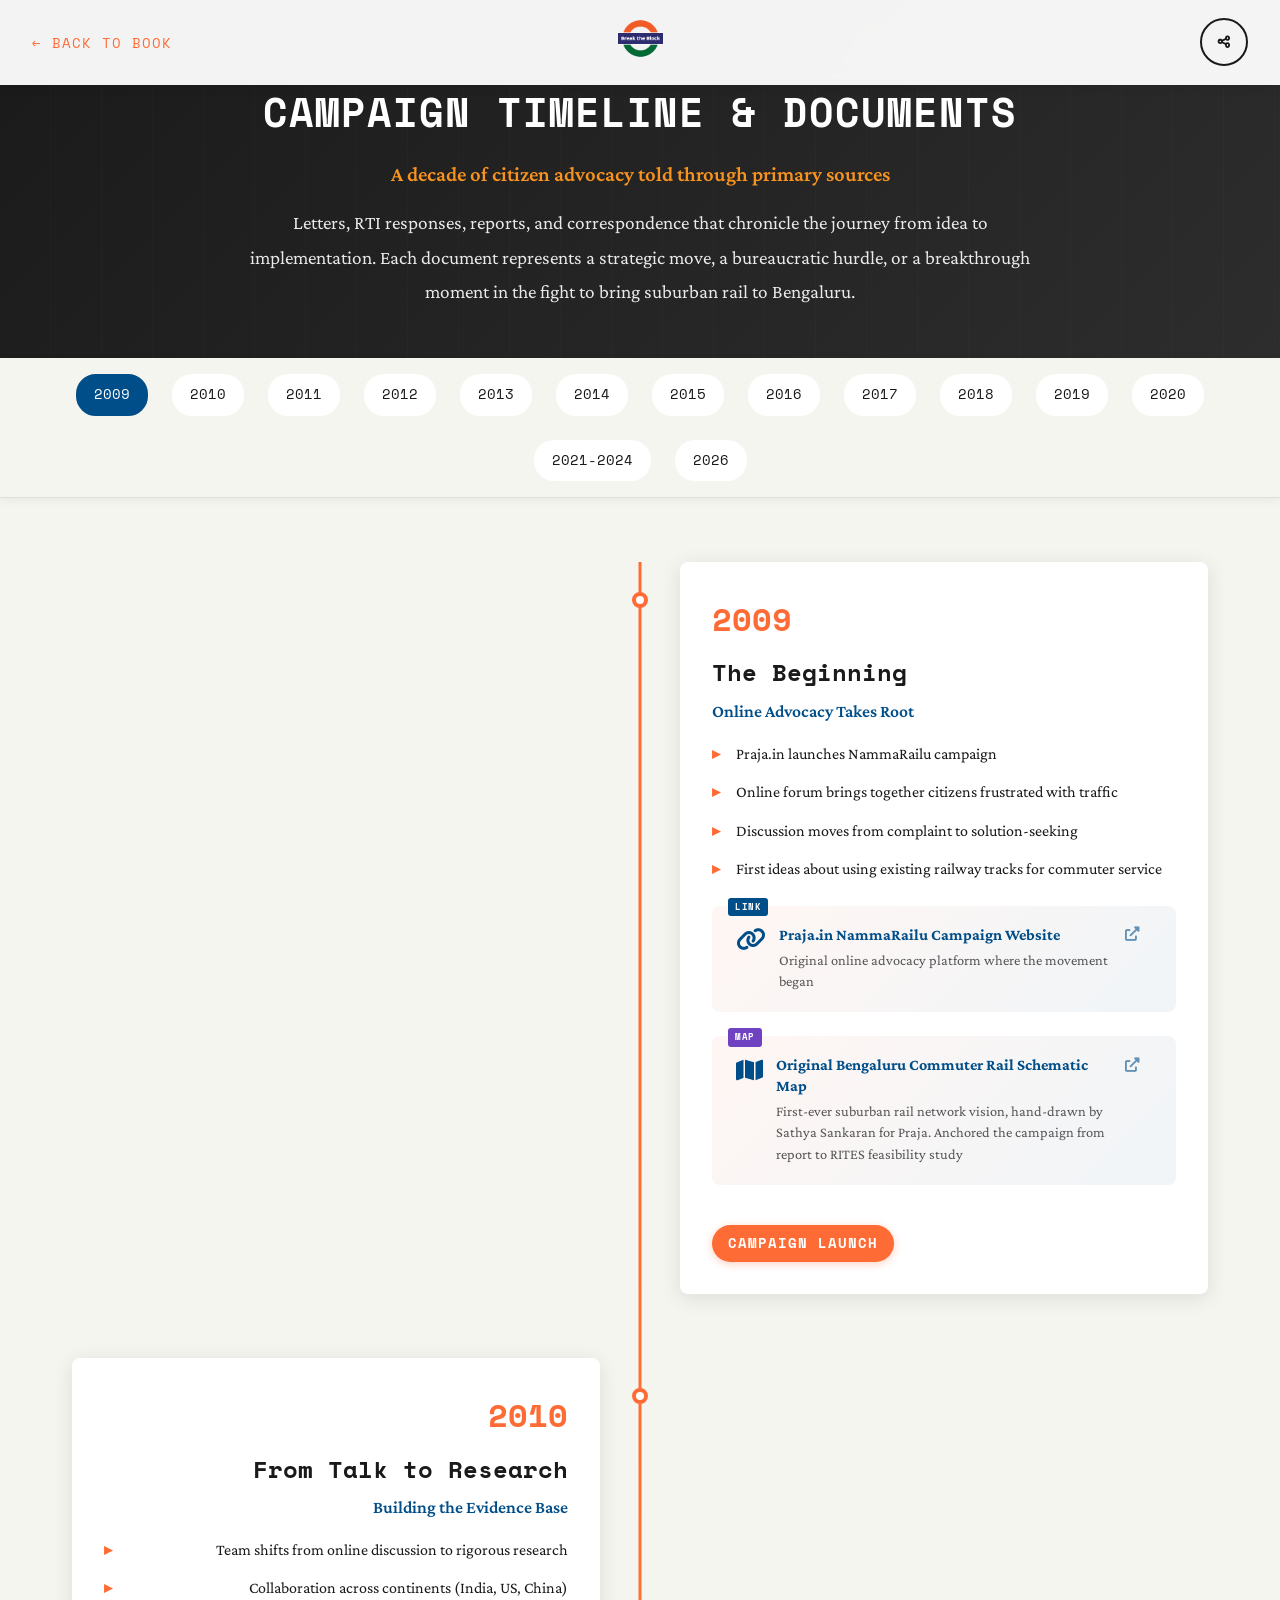
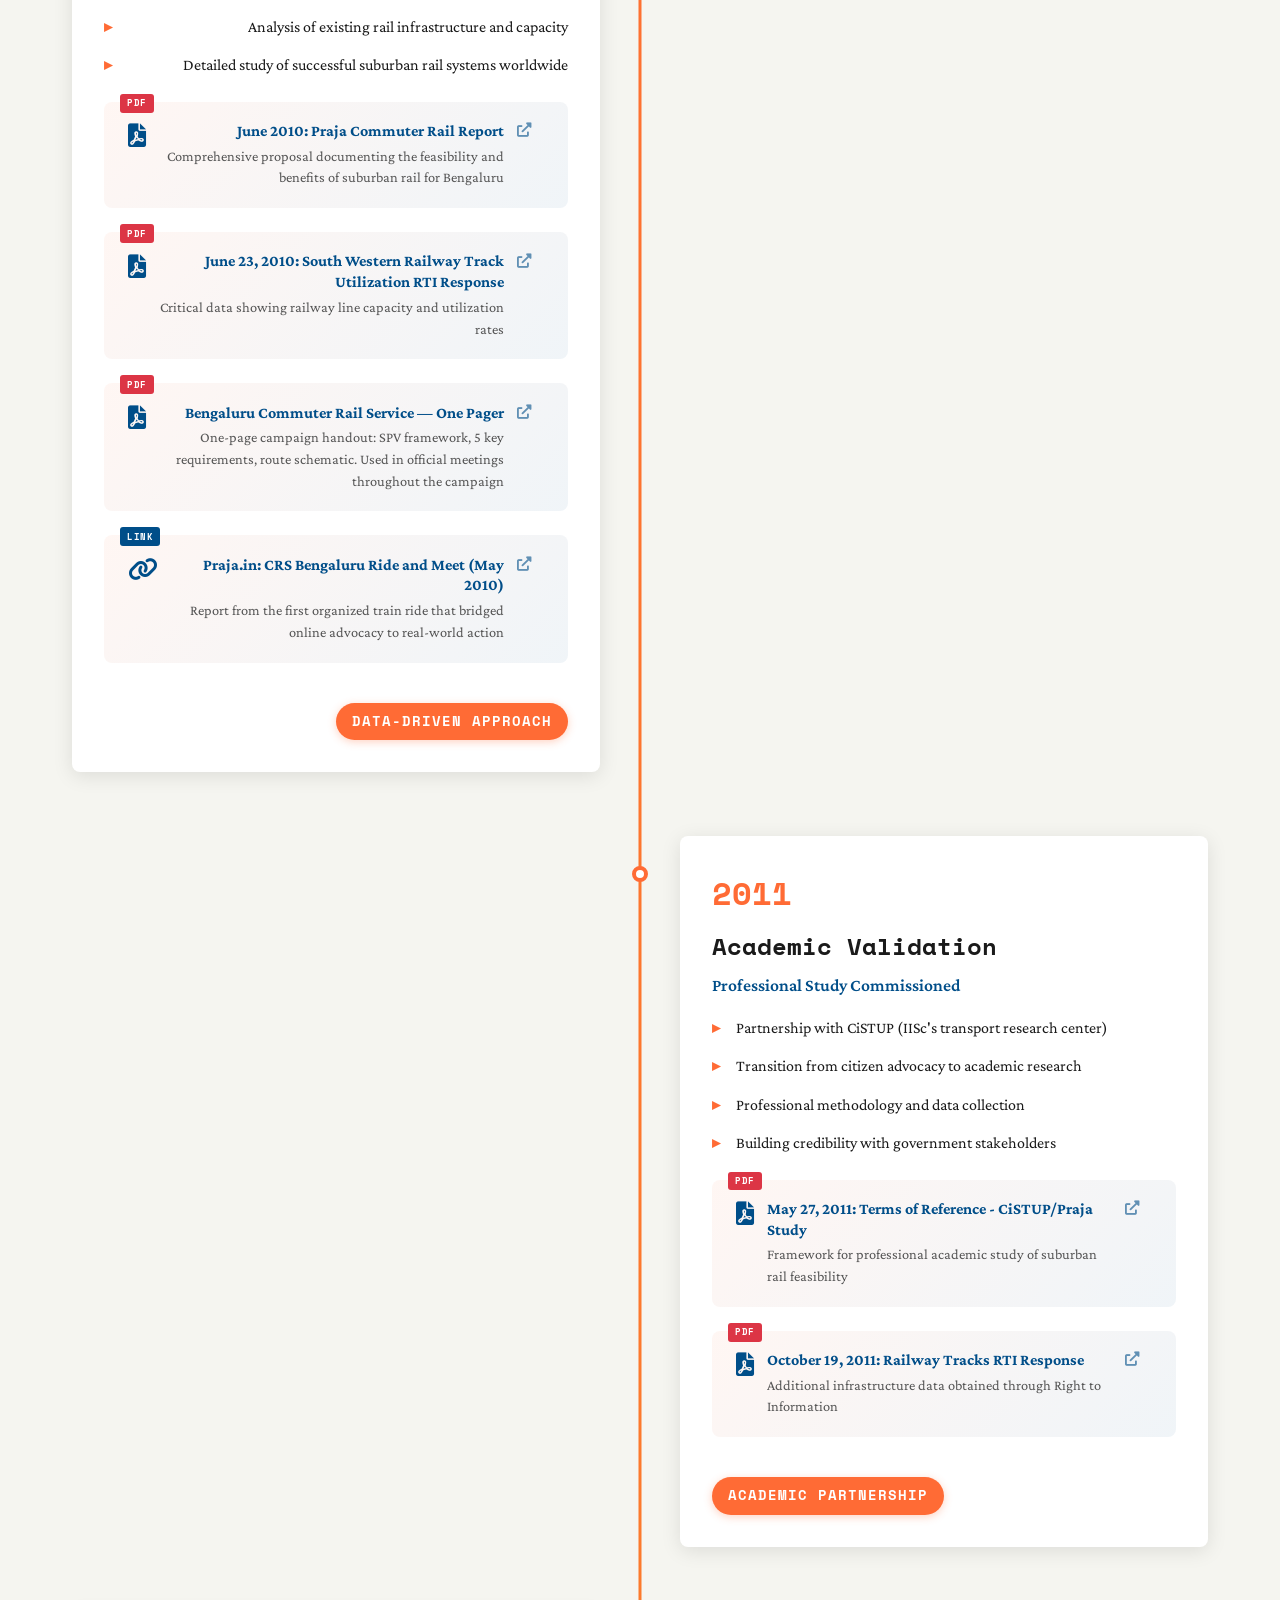
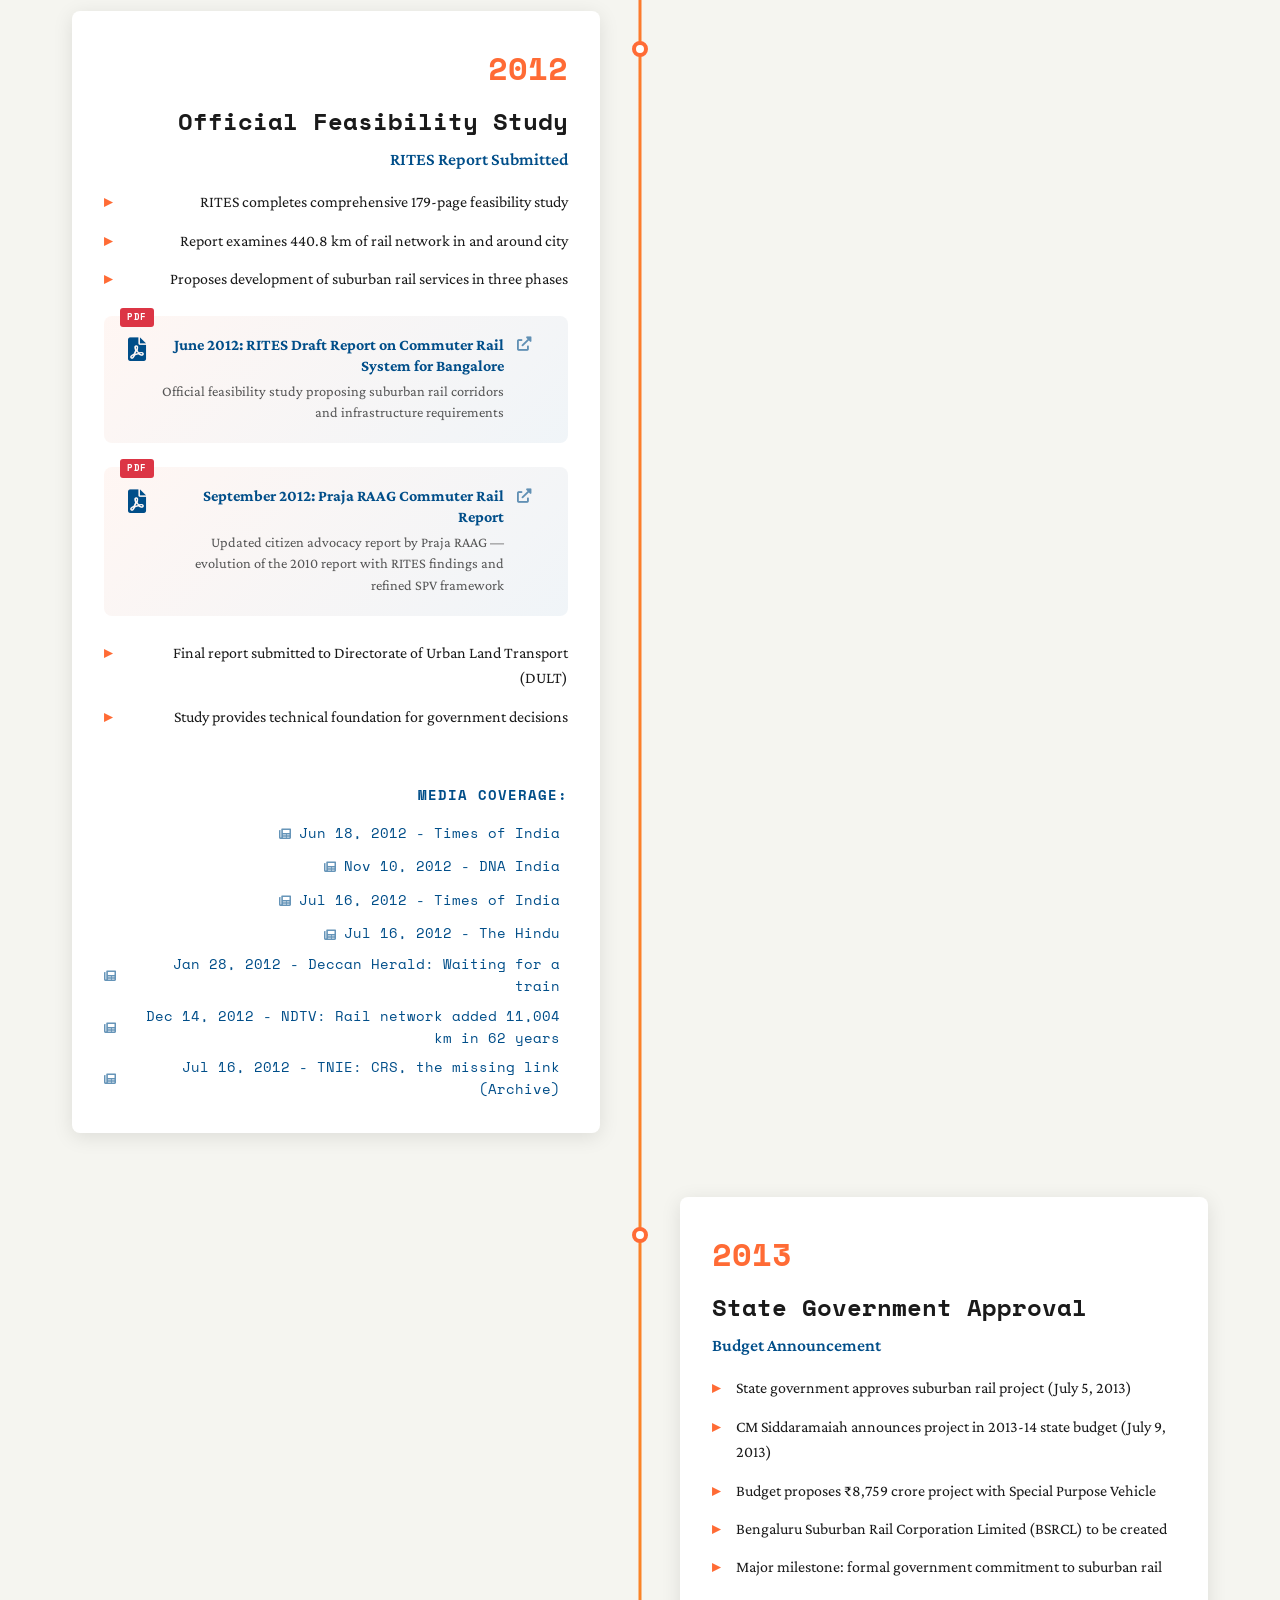
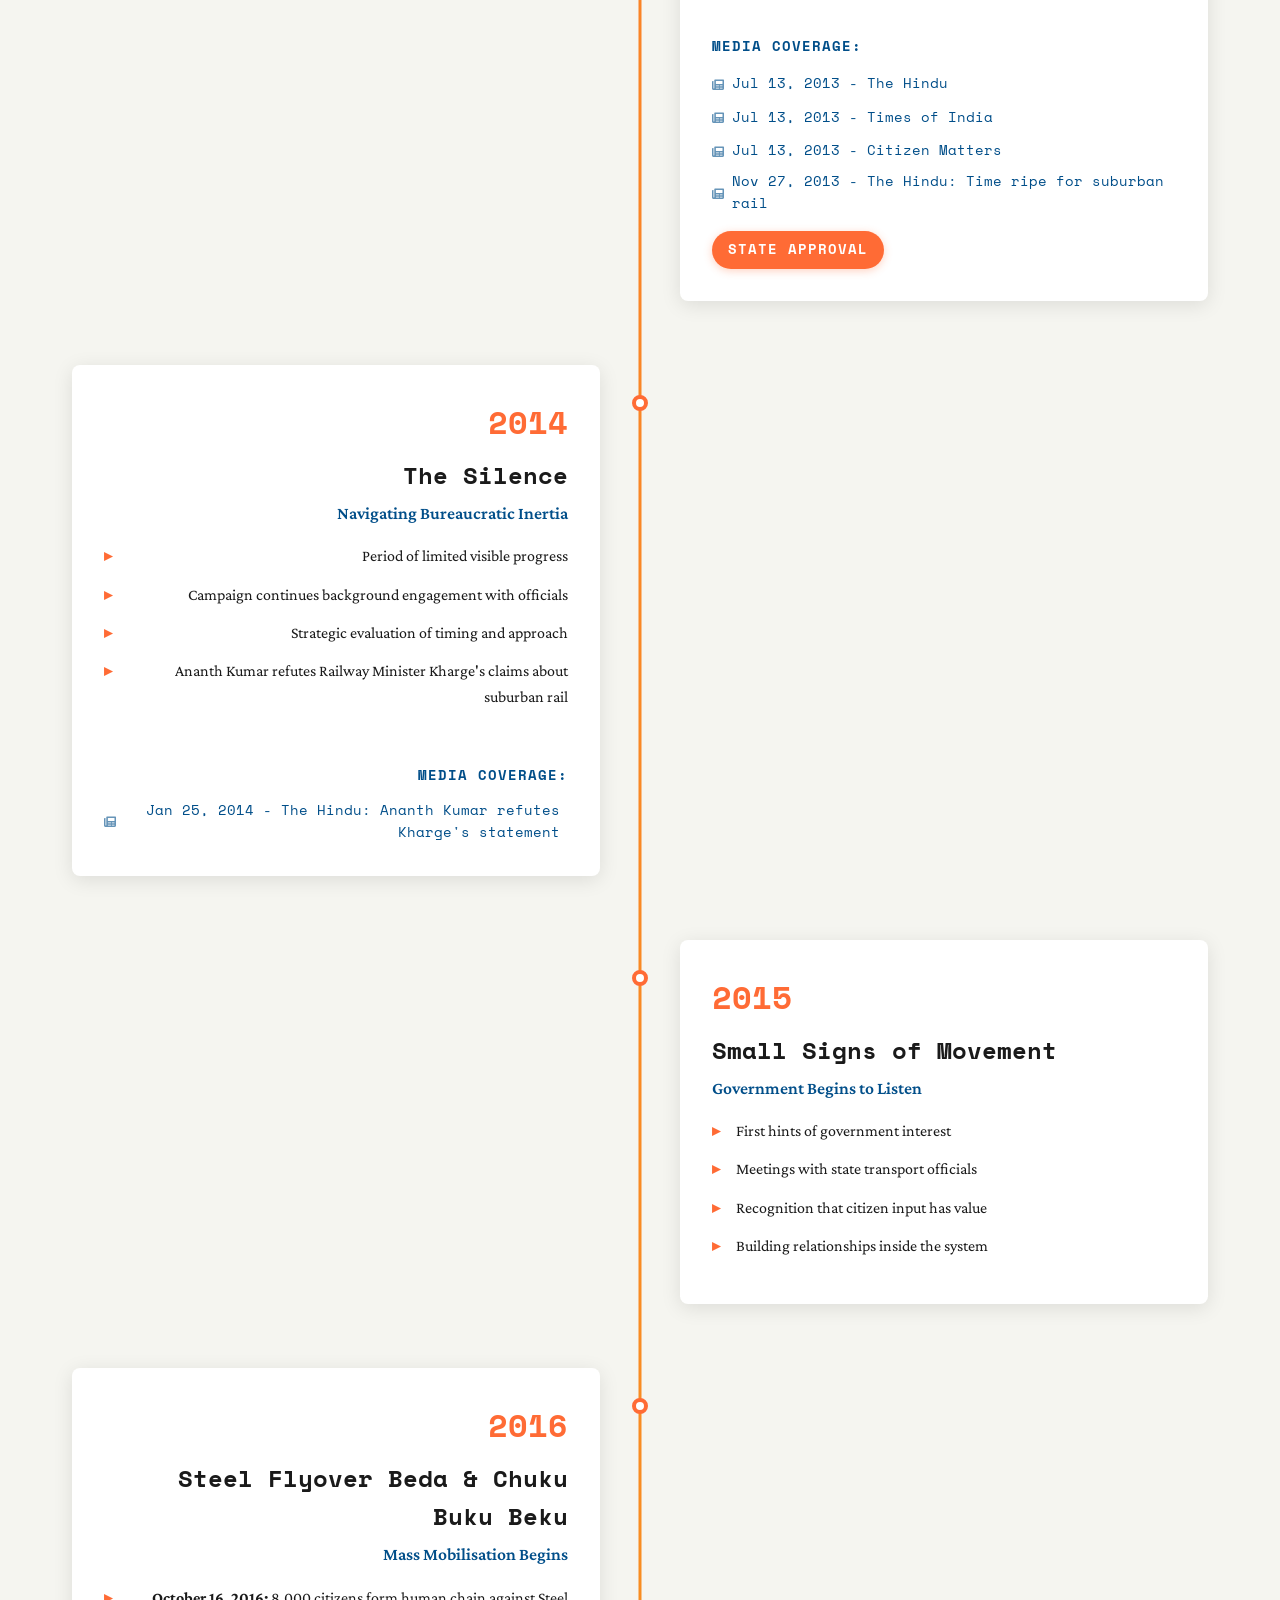
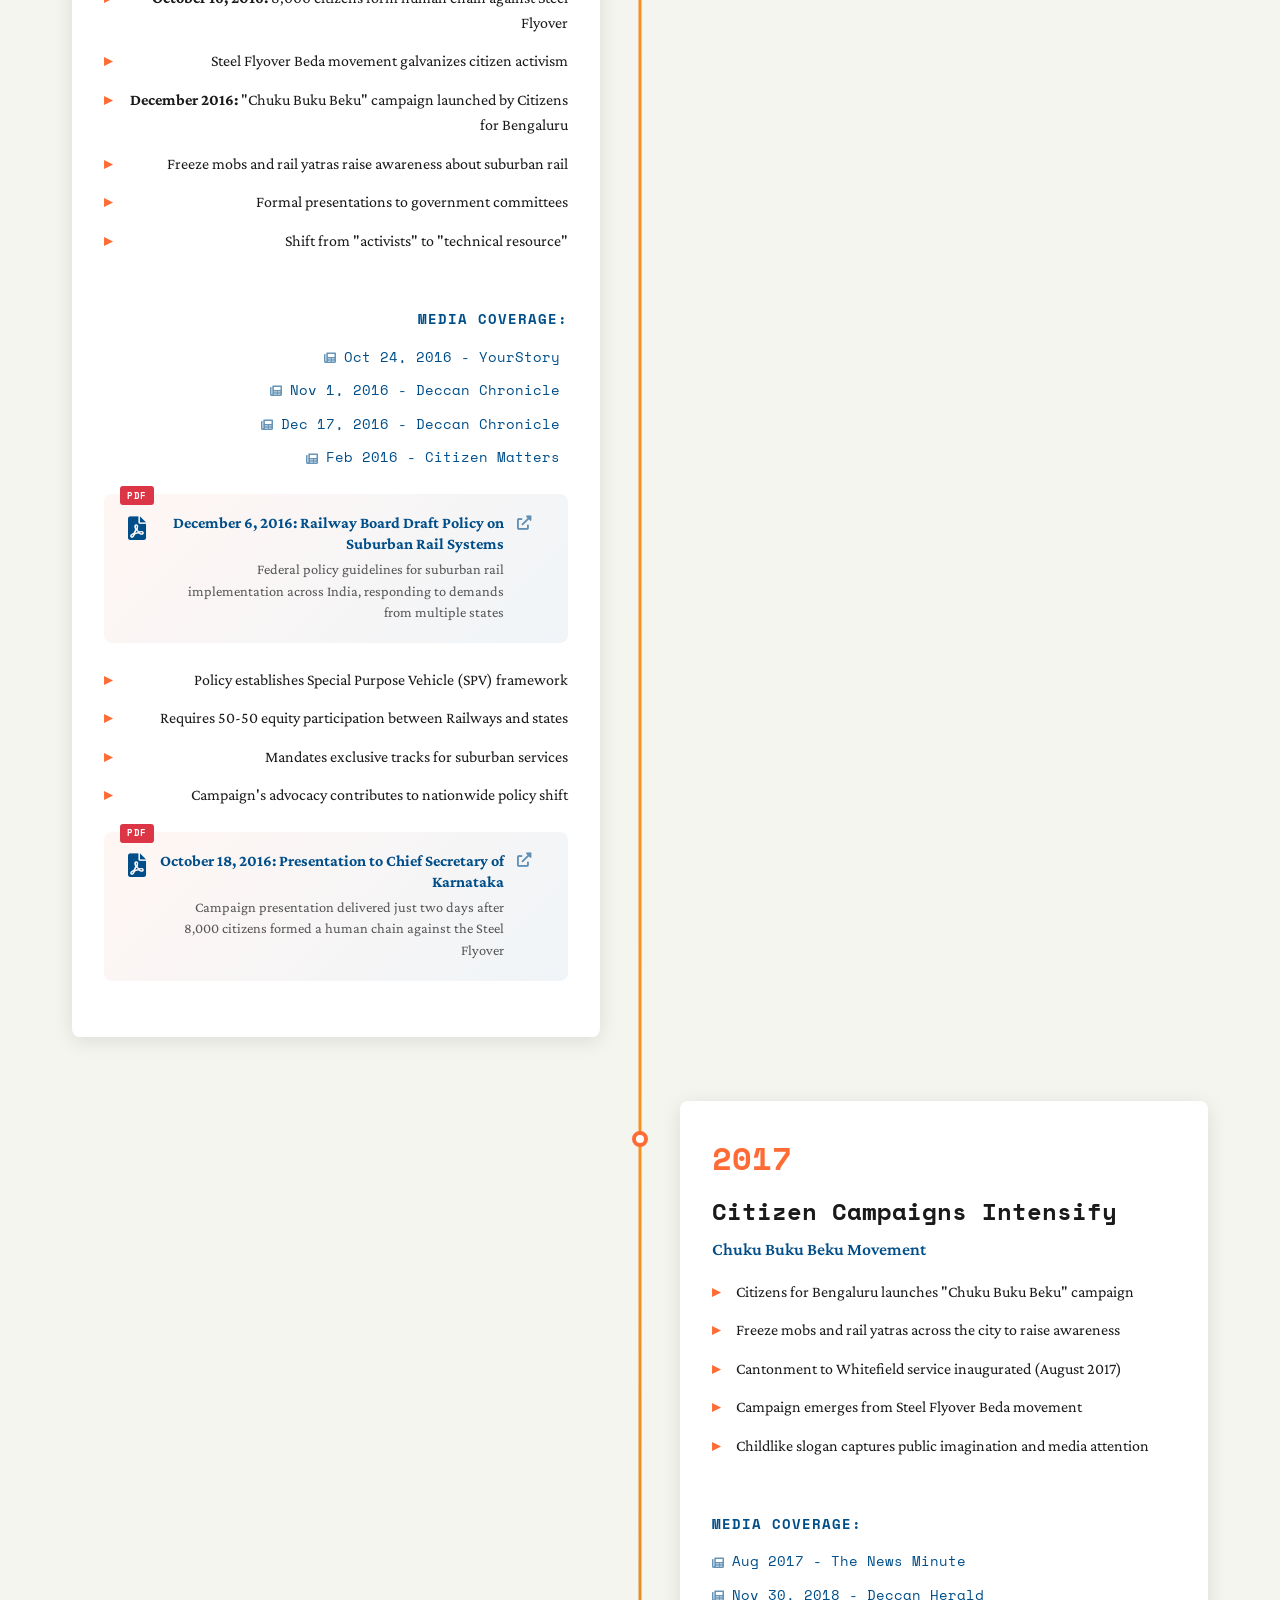
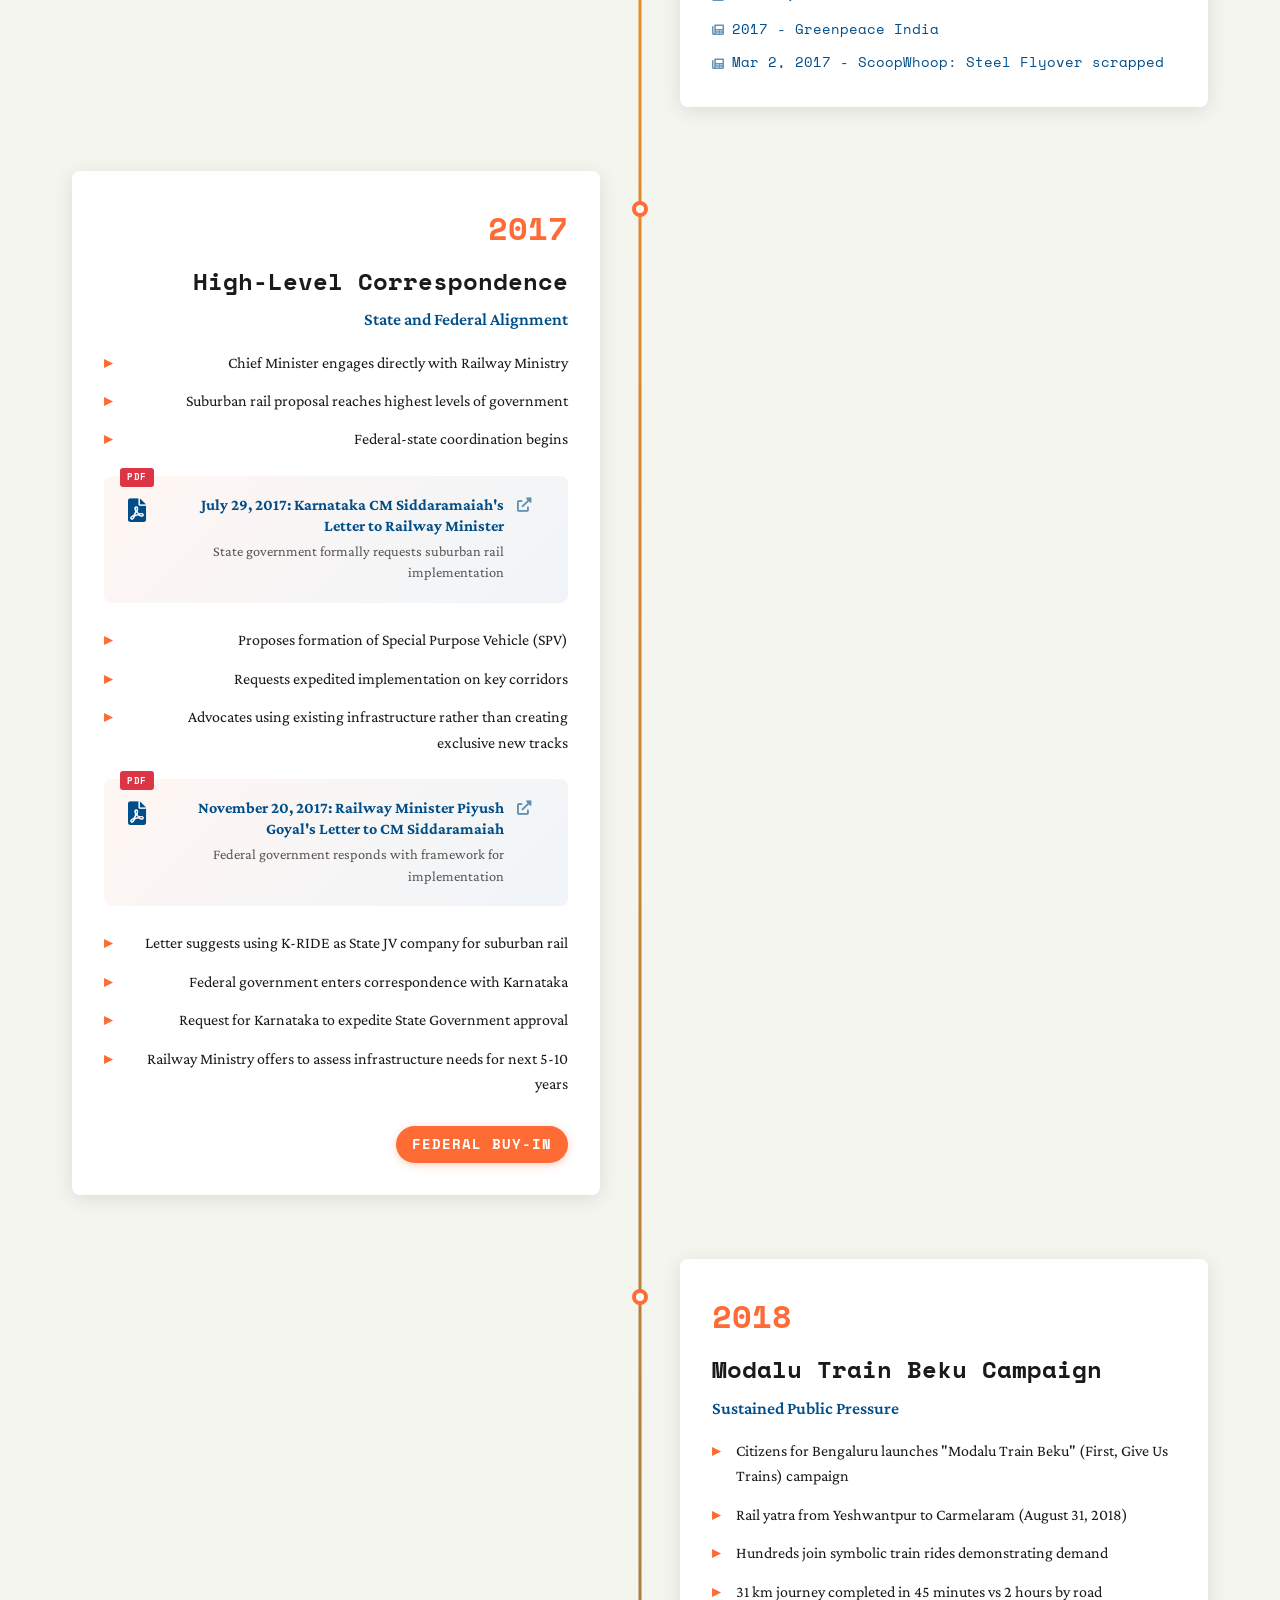
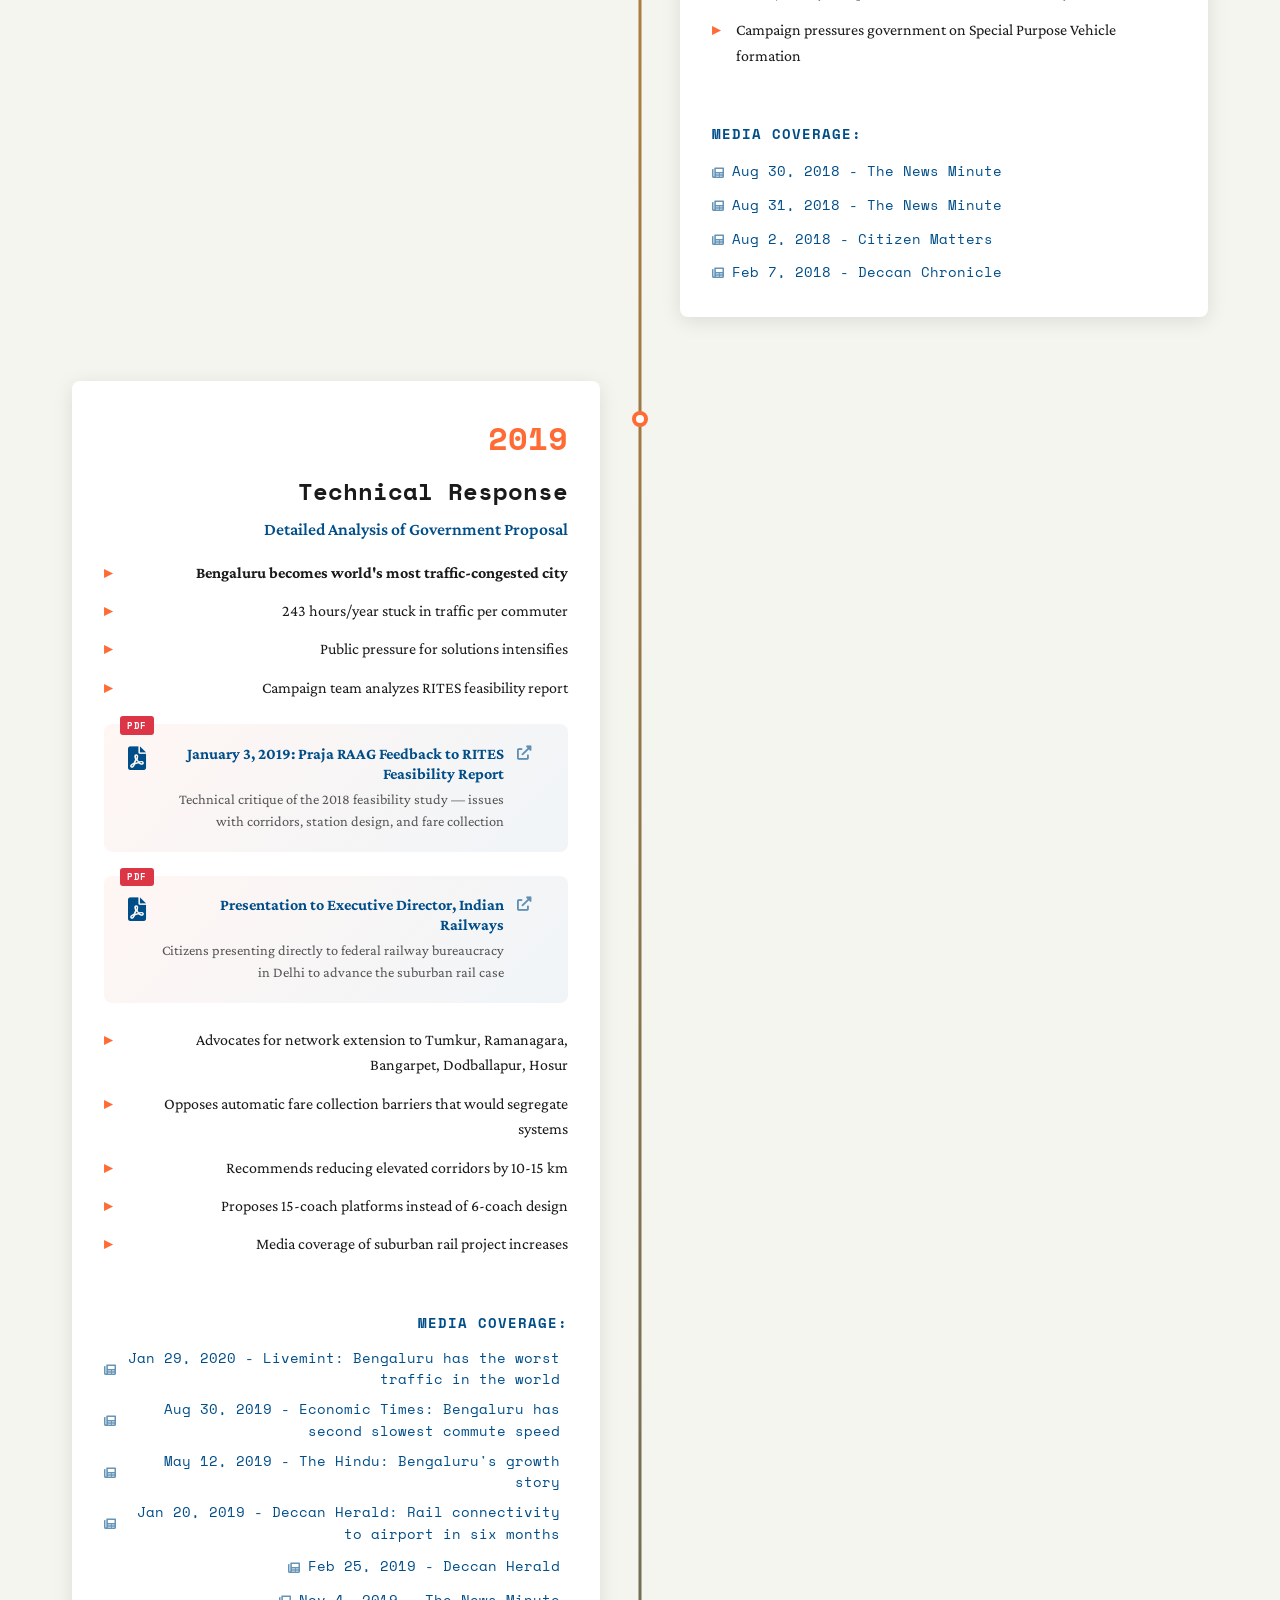
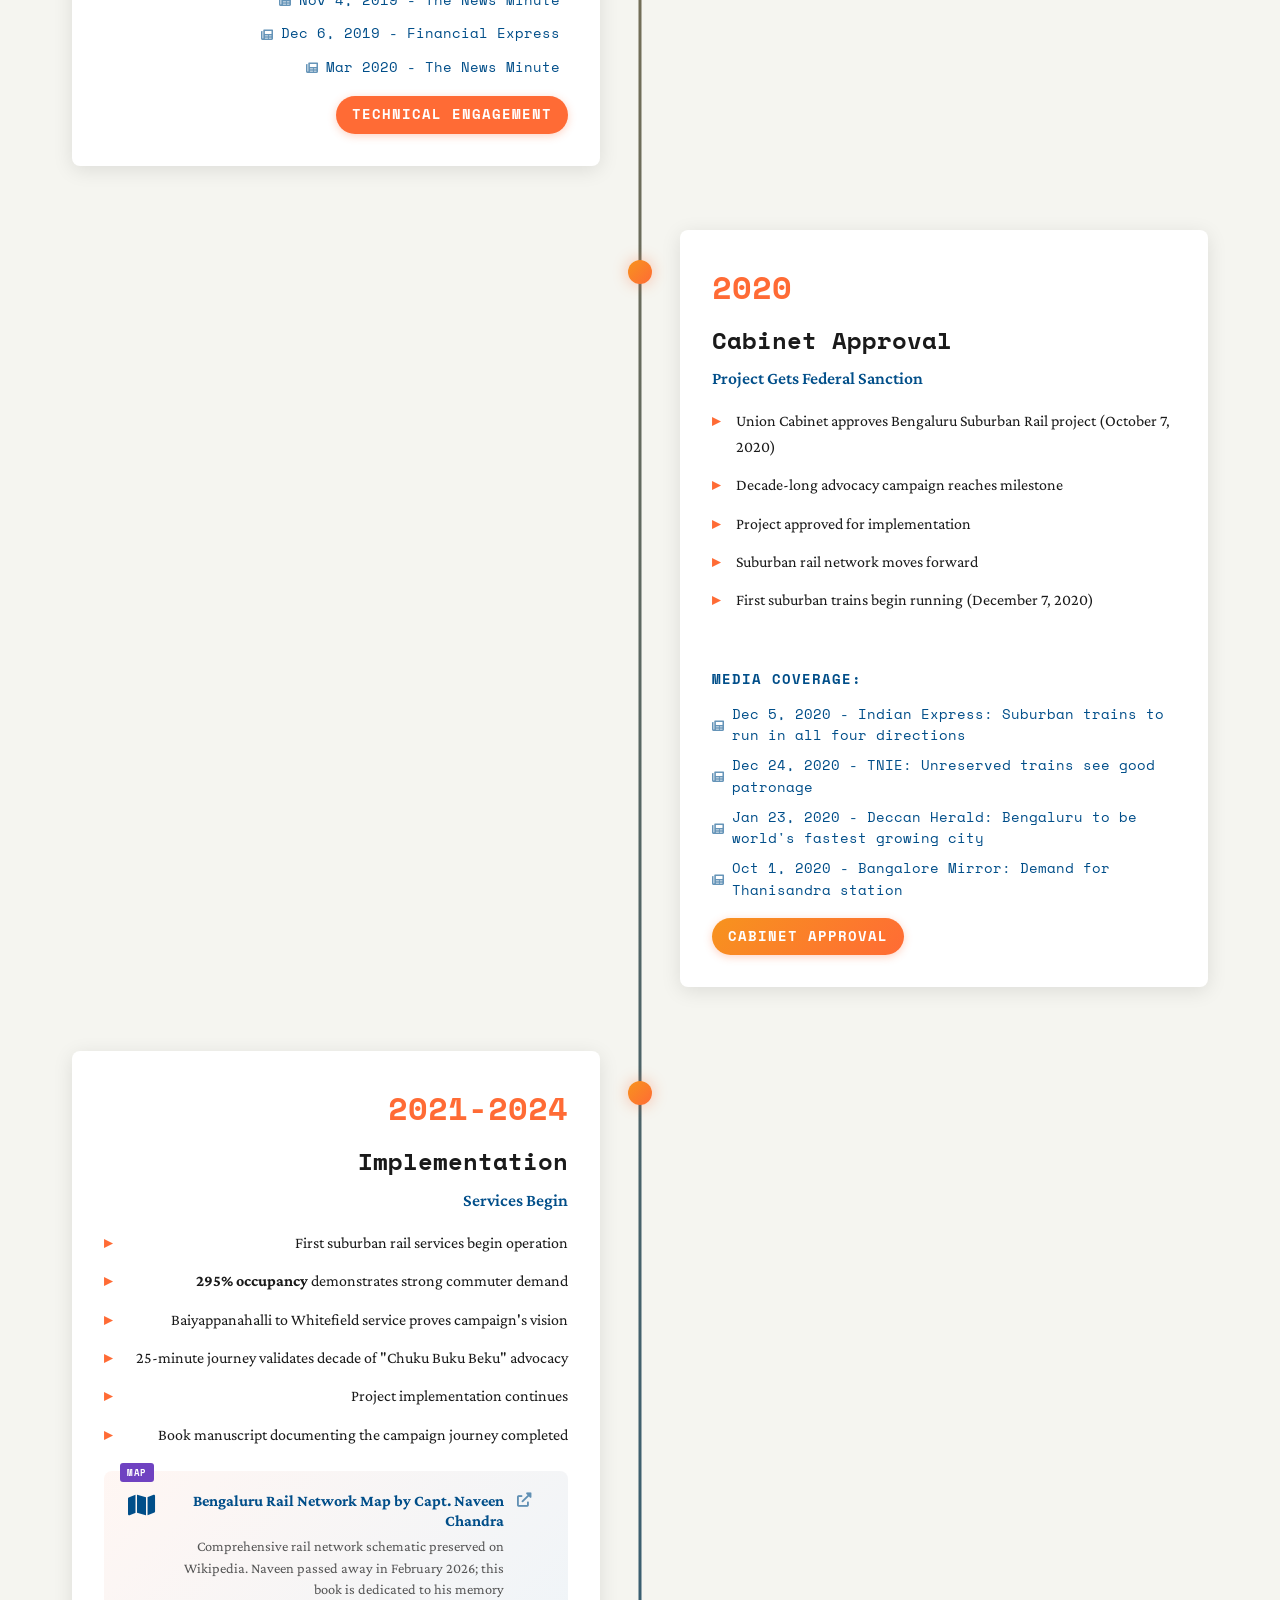
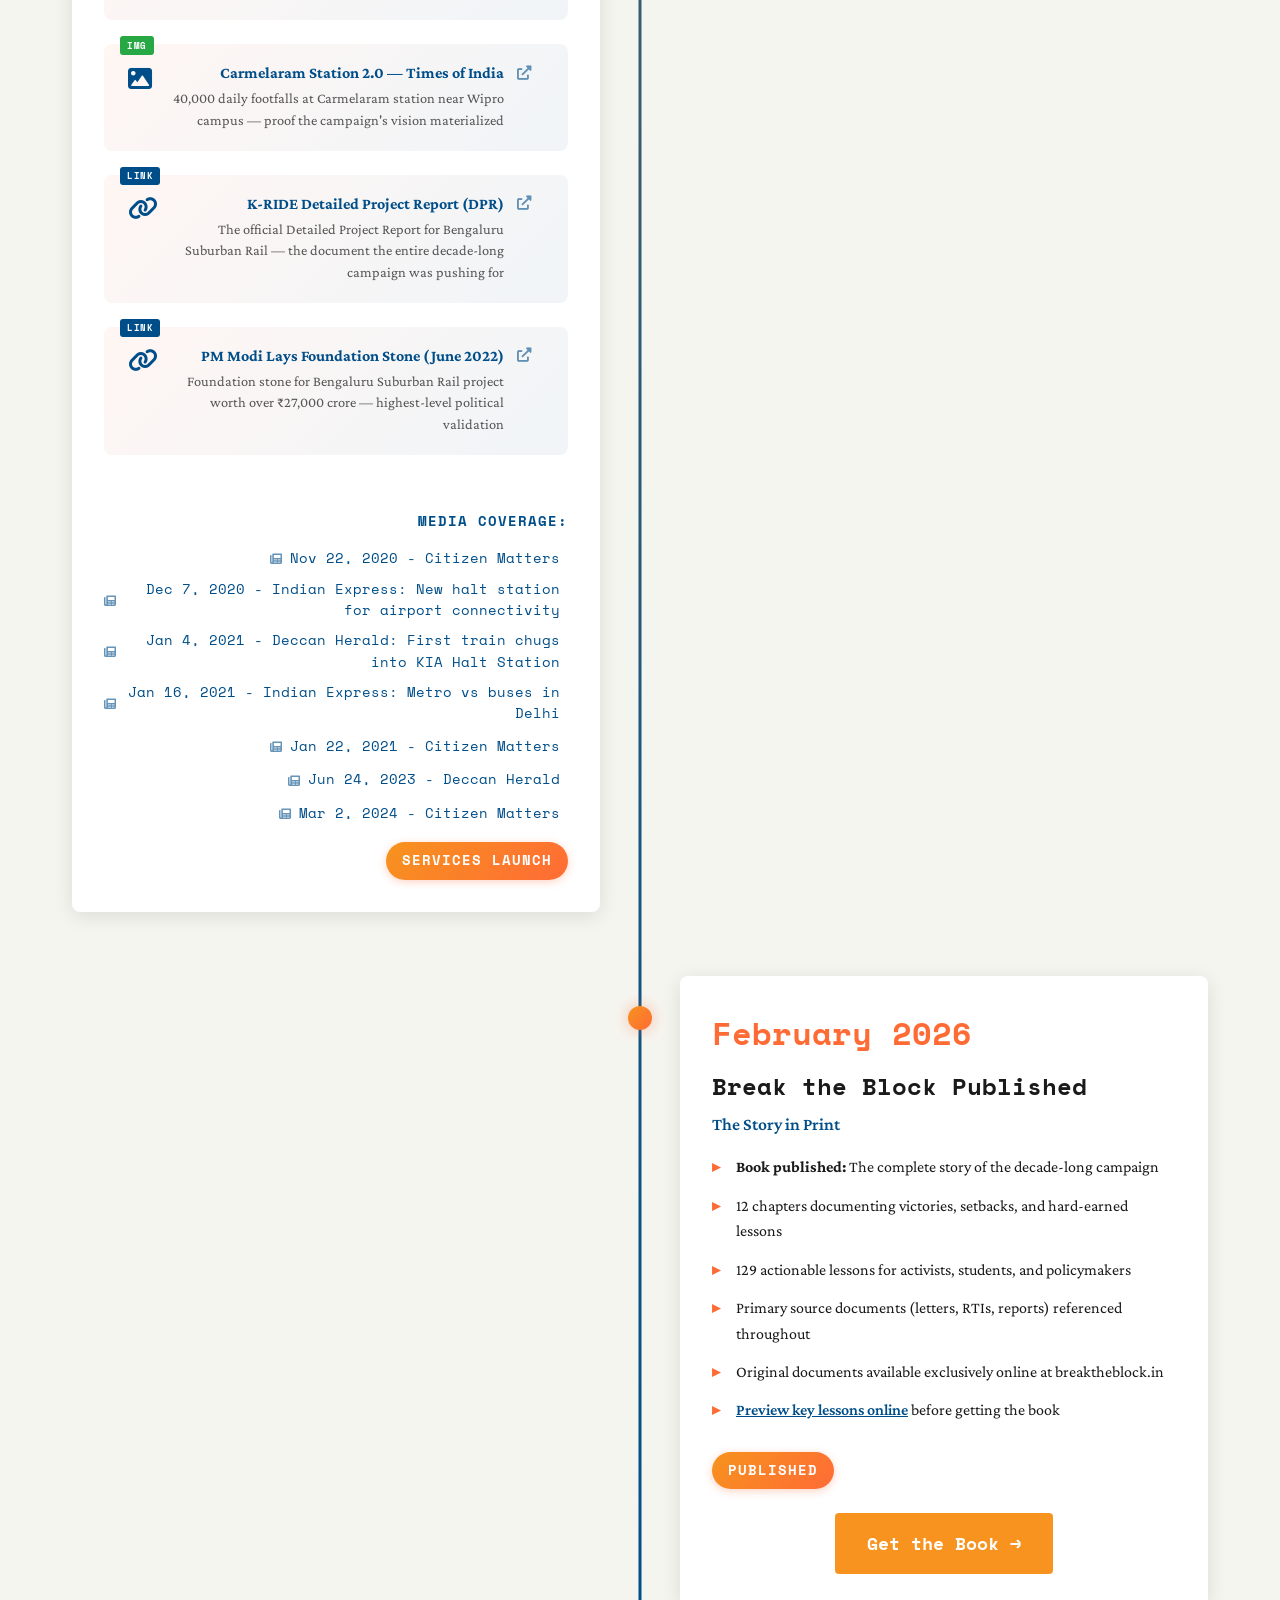
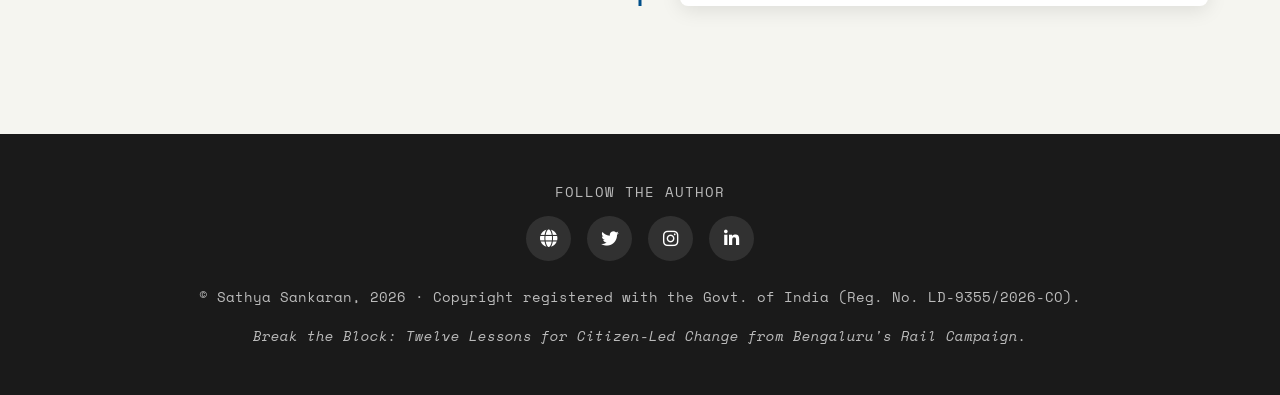
<file: resources.html>
<!DOCTYPE html>
<html lang="en">
<head>
    <meta charset="UTF-8">
    <meta name="keywords" content="campaign documents, primary sources, Bengaluru commuter rail, Bangalore activism timeline, citizen campaign materials, email correspondence, government documents India, K-RIDE documents, DULT reports, CiSTUP, BMRCL, Namma Railu campaign, suburban rail Bangalore, Bi-RIDE, KUIDFC, NITI Aayog, CCEA railway">
    <meta name="description" content="Primary source documents from Bengaluru's commuter rail campaign: government letters, RTI responses, reports, and media coverage (2009–2020).">
    <meta name="viewport" content="width=device-width, initial-scale=1.0">
    <title>Campaign Documents & Timeline | Break the Block Resources</title>
    
    <!-- Schema.org Structured Data -->
    <script type="application/ld+json">
    {
      "@context": "https://schema.org",
      "@type": "WebPage",
      "name": "Resources: Campaign Documents, Media Coverage & Timeline",
      "description": "Primary source materials from Bengaluru commuter rail campaign. Emails, reports, media coverage from decade-long citizen activism.",
      "isPartOf": {
        "@type": "Book",
        "name": "Break the Block: Twelve Lessons for Citizen-Led Change from Bengaluru's Rail Campaign",
        "author": {
          "@type": "Person",
          "name": "Sathya Sankaran"
        }
      },
      "url": "https://www.breaktheblock.in/resources.html"
    }
    </script>

    <!-- Breadcrumb Schema -->
    <script type="application/ld+json">
    {
      "@context": "https://schema.org",
      "@type": "BreadcrumbList",
      "itemListElement": [
        {
          "@type": "ListItem",
          "position": 1,
          "name": "Home",
          "item": "https://www.breaktheblock.in/"
        },
        {
          "@type": "ListItem",
          "position": 2,
          "name": "Resources",
          "item": "https://www.breaktheblock.in/resources.html"
        }
      ]
    }
    </script>

    <!-- CollectionPage Schema -->
    <script type="application/ld+json">
    {
      "@context": "https://schema.org",
      "@type": "CollectionPage",
      "name": "Campaign Documents & Timeline",
      "description": "Primary source materials from Bengaluru commuter rail campaign including emails, reports, and media coverage spanning 2009-2020.",
      "isPartOf": {
        "@type": "Book",
        "name": "Break the Block: Twelve Lessons for Citizen-Led Change from Bengaluru's Rail Campaign"
      },
      "about": {
        "@type": "Thing",
        "name": "Namma Railu: Bengaluru Commuter Rail Campaign (2009–2020)"
      }
    }
    </script>

    <!-- Campaign Timeline ItemList Schema -->
    <script type="application/ld+json">
    {
      "@context": "https://schema.org",
      "@type": "ItemList",
      "name": "Bengaluru Commuter Rail Campaign Timeline",
      "description": "Major milestones in the citizen-led campaign for commuter rail in Bengaluru, spanning 2009 to 2026.",
      "numberOfItems": 8,
      "itemListElement": [
        {
          "@type": "ListItem",
          "position": 1,
          "name": "Campaign Launch on Praja.in",
          "description": "Citizens launch the commuter rail campaign on the Praja.in civic participation platform in 2009.",
          "url": "https://www.breaktheblock.in/resources.html"
        },
        {
          "@type": "ListItem",
          "position": 2,
          "name": "First Comprehensive Report Published",
          "description": "The first detailed report documenting the case for Bengaluru commuter rail is published in 2010.",
          "url": "https://www.breaktheblock.in/resources.html"
        },
        {
          "@type": "ListItem",
          "position": 3,
          "name": "Academic Partnership with CiSTUP, IISc",
          "description": "The campaign partners with the Centre for infrastructure, Sustainable Transportation and Urban Planning at the Indian Institute of Science in 2011.",
          "url": "https://www.breaktheblock.in/resources.html"
        },
        {
          "@type": "ListItem",
          "position": 4,
          "name": "RITES Feasibility Study Completed",
          "description": "RITES completes the feasibility study for Bengaluru suburban rail in 2012.",
          "url": "https://www.breaktheblock.in/resources.html"
        },
        {
          "@type": "ListItem",
          "position": 5,
          "name": "State Government Approval",
          "description": "The Karnataka State Government grants approval for the Bengaluru commuter rail project in 2013.",
          "url": "https://www.breaktheblock.in/resources.html"
        },
        {
          "@type": "ListItem",
          "position": 6,
          "name": "Union Cabinet Approval",
          "description": "The Union Cabinet of India approves the Bengaluru Suburban Railway Project in 2020.",
          "url": "https://www.breaktheblock.in/resources.html"
        },
        {
          "@type": "ListItem",
          "position": 7,
          "name": "First Suburban Rail Services Launch",
          "description": "The first suburban rail services begin operating in Bengaluru in 2020.",
          "url": "https://www.breaktheblock.in/resources.html"
        },
        {
          "@type": "ListItem",
          "position": 8,
          "name": "Break the Block Published",
          "description": "Break the Block, documenting twelve lessons from the citizen-led campaign, is published in 2026.",
          "url": "https://www.breaktheblock.in/resources.html"
        }
      ]
    }
    </script>

    <!-- Canonical URL -->
    <link rel="canonical" href="https://www.breaktheblock.in/resources.html">

    <!-- Robots -->
    <meta name="robots" content="index, follow">
    <meta name="googlebot" content="index, follow">

    <!-- Open Graph / Facebook -->
    <meta property="og:type" content="website">
    <meta property="og:locale" content="en_IN">
    <meta property="og:url" content="https://www.breaktheblock.in/resources.html">
    <meta property="og:title" content="Campaign Documents & Timeline | Break the Block Resources">
    <meta property="og:description" content="Primary source documents from Bengaluru's commuter rail campaign: government letters, RTI responses, reports, and media coverage (2009–2020).">
    <meta property="og:image" content="https://www.breaktheblock.in/og-card.jpg">
    <meta property="og:image:width" content="1200">
    <meta property="og:image:height" content="630">
    <meta property="og:site_name" content="Break the Block">
    <meta property="article:author" content="Sathya Sankaran">

    <!-- Twitter Card -->
    <meta name="twitter:card" content="summary_large_image">
    <meta name="twitter:url" content="https://www.breaktheblock.in/resources.html">
    <meta name="twitter:title" content="Campaign Documents & Timeline | Break the Block Resources">
    <meta name="twitter:description" content="Primary source materials from Bengaluru commuter rail campaign. Emails, reports, media coverage.">
    <meta name="twitter:image" content="https://www.breaktheblock.in/og-card.jpg">
    <meta name="twitter:image:alt" content="Book cover of Break the Block by Sathya Sankaran">
    <meta property="og:image:alt" content="Book cover of Break the Block by Sathya Sankaran">
    <meta property="article:published_time" content="2026-02-20">
    <meta property="article:modified_time" content="2026-02-20">

    <link href="https://fonts.googleapis.com/css2?family=Space+Mono:wght@400;700&family=Crimson+Pro:wght@300;400;600;700&display=swap" rel="stylesheet">
    <link rel="stylesheet" href="https://cdnjs.cloudflare.com/ajax/libs/font-awesome/6.0.0/css/all.min.css">
    <link rel="stylesheet" href="styles.css">
    <style>
        :root {
            --primary: #1a1a1a;
            --accent: #ff6b35;
            --secondary: #f7931e;
            --rail-blue: #004e89;
            --light: #f5f5f0;
        }

        * {
            margin: 0;
            padding: 0;
            box-sizing: border-box;
        }

        body {
            font-family: 'Crimson Pro', serif;
            background: var(--light);
            color: var(--primary);
            line-height: 1.6;
        }


        /* Hero Section */
        .resources-hero {
            background: linear-gradient(135deg, var(--primary) 0%, #2d2d2d 100%);
            color: white;
            padding: 5rem 5% 3rem;
            text-align: center;
            position: relative;
            overflow: hidden;
        }

        .resources-hero::before {
            content: '';
            position: absolute;
            top: 0;
            left: 0;
            right: 0;
            bottom: 0;
            background: 
                repeating-linear-gradient(
                    90deg,
                    transparent,
                    transparent 50px,
                    rgba(255, 107, 53, 0.03) 50px,
                    rgba(255, 107, 53, 0.03) 51px
                );
            pointer-events: none;
        }

        .resources-hero h1 {
            font-family: 'Space Mono', monospace;
            font-size: 2.5rem;
            font-weight: 700;
            margin-bottom: 0.8rem;
            position: relative;
            text-transform: uppercase;
            letter-spacing: 2px;
        }

        .resources-hero .subtitle {
            font-size: 1.3rem;
            color: var(--secondary);
            margin-bottom: 1rem;
            font-weight: 600;
            position: relative;
        }

        .resources-hero .description {
            max-width: 800px;
            margin: 0 auto;
            font-size: 1.2rem;
            line-height: 1.8;
            opacity: 0.9;
            position: relative;
        }

        /* Year Navigation */
        .year-nav {
            position: sticky;
            top: 60px;
            background: rgba(245, 245, 240, 0.95);
            backdrop-filter: blur(10px);
            padding: 1rem 5%;
            display: flex;
            justify-content: center;
            gap: 1.5rem;
            flex-wrap: wrap;
            border-bottom: 1px solid rgba(26, 26, 26, 0.1);
            z-index: 100;
            box-shadow: 0 2px 10px rgba(0, 0, 0, 0.05);
        }

        .year-nav a {
            font-family: 'Space Mono', monospace;
            font-size: 0.85rem;
            color: var(--primary);
            text-decoration: none;
            padding: 0.5rem 1rem;
            border-radius: 20px;
            transition: all 0.3s ease;
            background: white;
            border: 2px solid transparent;
        }

        .year-nav a:hover {
            background: var(--accent);
            color: white;
            transform: translateY(-2px);
            box-shadow: 0 4px 12px rgba(255, 107, 53, 0.3);
        }

        .year-nav a.active {
            background: var(--rail-blue);
            color: white;
            border-color: var(--rail-blue);
        }

        /* Timeline Container */
        .timeline-container {
            max-width: 1200px;
            margin: 0 auto;
            padding: 4rem 2rem;
        }

        .timeline {
            position: relative;
        }

        .timeline::before {
            content: '';
            position: absolute;
            left: 50%;
            top: 0;
            bottom: 0;
            width: 3px;
            background: linear-gradient(
                to bottom,
                var(--accent),
                var(--secondary),
                var(--rail-blue)
            );
            transform: translateX(-50%);
        }

        .timeline-item {
            position: relative;
            margin-bottom: 4rem;
            opacity: 0;
            transform: translateY(30px);
            transition: all 0.8s cubic-bezier(0.4, 0, 0.2, 1);
        }

        .timeline-item.visible {
            opacity: 1;
            transform: translateY(0);
        }

        .timeline-item:nth-child(odd) .timeline-content {
            margin-left: auto;
            text-align: left;
        }

        .timeline-item:nth-child(even) .timeline-content {
            margin-right: auto;
            text-align: right;
        }

        .timeline-content {
            width: calc(50% - 40px);
            background: white;
            padding: 2rem;
            border-radius: 8px;
            box-shadow: 0 4px 20px rgba(0, 0, 0, 0.1);
            position: relative;
            transition: all 0.3s ease;
        }

        .timeline-content:hover {
            box-shadow: 0 8px 30px rgba(0, 0, 0, 0.15);
            transform: scale(1.02);
        }

        .timeline-year {
            font-family: 'Space Mono', monospace;
            font-size: 2rem;
            font-weight: 700;
            color: var(--accent);
            margin-bottom: 0.5rem;
        }

        .timeline-title {
            font-family: 'Space Mono', monospace;
            font-size: 1.5rem;
            font-weight: 700;
            margin-bottom: 0.3rem;
            color: var(--primary);
        }

        .timeline-subtitle {
            font-size: 1.1rem;
            color: var(--rail-blue);
            margin-bottom: 1rem;
            font-weight: 600;
        }

        .timeline-description ul {
            list-style: none;
            padding: 0;
        }

        .timeline-description li {
            margin: 0.8rem 0;
            padding-left: 1.5rem;
            position: relative;
        }

        .timeline-description li::before {
            content: '▸';
            position: absolute;
            left: 0;
            color: var(--accent);
            font-weight: bold;
        }

        /* Document Cards */
        .document-card {
            background: linear-gradient(135deg, rgba(255, 107, 53, 0.06), rgba(0, 78, 137, 0.06));
            border: 2px solid var(--border-blue);
            padding: 1.2rem 1.5rem;
            margin: 1.5rem 0;
            border-radius: 8px;
            transition: all 0.3s ease;
            position: relative;
        }

        .document-card:hover {
            background: linear-gradient(135deg, rgba(255, 107, 53, 0.1), rgba(0, 78, 137, 0.1));
            border-color: var(--accent);
            transform: translateY(-2px);
            box-shadow: 0 6px 20px rgba(0, 78, 137, 0.15);
        }

        .document-card a {
            display: flex;
            align-items: flex-start;
            gap: 0.8rem;
            color: var(--rail-blue);
            text-decoration: none;
            transition: color 0.3s ease;
        }

        .document-card a:hover {
            color: var(--accent);
        }

        .document-card .doc-title {
            font-weight: 700;
            display: block;
            margin-bottom: 0.25rem;
            line-height: 1.3;
        }

        .document-card .doc-desc {
            font-weight: 400;
            font-size: 0.9rem;
            color: var(--text-muted);
            display: block;
            line-height: 1.5;
        }

        .doc-icon {
            font-size: 1.5rem;
            flex-shrink: 0;
            margin-top: 0.15rem;
        }

        .external-icon {
            margin-left: auto;
            font-size: 0.9rem;
            opacity: 0.6;
            flex-shrink: 0;
            margin-top: 0.15rem;
        }

        /* Document type badges */
        .doc-type-badge {
            display: inline-block;
            font-family: 'Space Mono', monospace;
            font-size: 0.55rem;
            font-weight: 700;
            text-transform: uppercase;
            letter-spacing: 0.5px;
            padding: 0.15rem 0.45rem;
            border-radius: 3px;
            position: absolute;
            top: -0.5rem;
            left: 1rem;
            color: white;
        }

        .doc-type-badge.pdf { background: #dc3545; }
        .doc-type-badge.link { background: var(--rail-blue); }
        .doc-type-badge.image { background: #28a745; }
        .doc-type-badge.map { background: #6f42c1; }

        /* Timeline Dot */
        .timeline-dot {
            position: absolute;
            left: 50%;
            top: 30px;
            width: 16px;
            height: 16px;
            background: white;
            border: 4px solid var(--accent);
            border-radius: 50%;
            transform: translateX(-50%);
            z-index: 10;
            transition: all 0.3s ease;
            cursor: pointer;
        }

        .timeline-dot:hover {
            transform: translateX(-50%) scale(1.4);
            box-shadow: 0 0 20px rgba(255, 107, 53, 0.6);
            border-width: 5px;
        }

        /* Victory milestone dots */
        .timeline-item:has(.victory) .timeline-dot {
            background: linear-gradient(135deg, var(--secondary), var(--accent));
            border: none;
            width: 24px;
            height: 24px;
            box-shadow: 0 0 15px rgba(255, 107, 53, 0.4);
        }

        .timeline-item:has(.victory) .timeline-dot:hover {
            transform: translateX(-50%) scale(1.5);
            box-shadow: 0 0 30px rgba(255, 107, 53, 0.8);
        }

        /* Milestone badges */
        .milestone {
            display: inline-block;
            background: var(--accent);
            color: white;
            padding: 0.5rem 1rem;
            border-radius: 20px;
            font-family: 'Space Mono', monospace;
            font-size: 0.85rem;
            font-weight: 700;
            text-transform: uppercase;
            letter-spacing: 1px;
            margin-top: 1rem;
            box-shadow: 0 2px 8px rgba(255, 107, 53, 0.3);
        }

        .milestone.victory {
            background: linear-gradient(135deg, var(--secondary), var(--accent));
            animation: pulse 2s ease-in-out infinite;
        }

        @keyframes pulse {
            0%, 100% {
                box-shadow: 0 2px 8px rgba(255, 107, 53, 0.3);
            }
            50% {
                box-shadow: 0 4px 20px rgba(255, 107, 53, 0.6);
            }
        }

        /* Footer */
        footer {
            background: var(--primary);
            color: white;
            padding: 3rem 5%;
            text-align: center;
        }

        footer p {
            font-family: 'Space Mono', monospace;
            font-size: 0.9rem;
            opacity: 0.7;
            display: flex;
            align-items: center;
            justify-content: center;
            flex-wrap: wrap;
            gap: 1rem;
        }

        footer a {
            transition: opacity 0.3s;
        }

        footer a:hover {
            opacity: 1;
        }

        .footer-social-link {
            display: inline-flex;
            align-items: center;
            justify-content: center;
            width: 45px;
            height: 45px;
            border-radius: 50%;
            background: rgba(255, 255, 255, 0.1);
            color: white !important;
            text-decoration: none;
            transition: all 0.3s ease;
            font-size: 1.1rem;
        }

        .footer-social-link:hover {
            background: var(--accent);
            transform: translateY(-3px);
            opacity: 1;
            color: white !important;
        }

        footer img {
            display: inline-block;
            vertical-align: middle;
        }

        /* News Coverage Section */
        .news-coverage {
            margin-top: 2rem;
            padding-top: 1.5rem;
            border-top: 1px solid var(--border-blue);
        }

        .news-coverage h3.media-coverage-heading {
            font-family: 'Space Mono', monospace;
            font-size: 0.85rem;
            text-transform: uppercase;
            letter-spacing: 1px;
            color: var(--rail-blue);
            margin-bottom: 0.8rem;
            font-weight: 700;
        }

        .news-links {
            list-style: none;
            padding: 0;
            display: flex;
            flex-direction: column;
            gap: 0.5rem;
        }

        .news-links li {
            margin: 0;
            padding: 0;
        }

        .news-links li::before {
            content: none;
        }

        .news-links a {
            font-family: 'Space Mono', monospace;
            font-size: 0.85rem;
            color: var(--rail-blue);
            text-decoration: none;
            transition: all 0.3s ease;
            display: inline-flex;
            align-items: center;
            gap: 0.5rem;
        }

        .news-links a::before {
            content: '\f1ea';
            font-family: 'Font Awesome 6 Free';
            font-weight: 900;
            font-size: 0.75rem;
            color: var(--rail-blue);
            opacity: 0.6;
        }

        .news-links a:hover {
            color: var(--accent);
            transform: translateX(3px);
        }

        @media (max-width: 768px) {
            .news-links a {
                font-size: 0.8rem;
            }
        }

        /* Mobile Styles */
        @media (max-width: 768px) {
            .resources-hero {
                padding: 5rem 5% 2.5rem;
            }

            .resources-hero h1 {
                font-size: 1.6rem;
            }

            .resources-hero .subtitle {
                font-size: 1.2rem;
            }

            .resources-hero .description {
                font-size: 1rem;
            }

            .year-nav {
                top: 60px;
                gap: 0.5rem;
                padding: 0.8rem 2%;
                flex-wrap: nowrap;
                overflow-x: auto;
                justify-content: flex-start;
                -webkit-mask-image: linear-gradient(to right, black 90%, transparent 100%);
                mask-image: linear-gradient(to right, black 90%, transparent 100%);
                scrollbar-width: none;
            }

            .year-nav::-webkit-scrollbar {
                display: none;
            }

            .year-nav a {
                font-size: 0.75rem;
                padding: 0.4rem 0.8rem;
                flex-shrink: 0;
            }

            .timeline::before {
                left: 16px;
            }

            .timeline-item:nth-child(odd) .timeline-content,
            .timeline-item:nth-child(even) .timeline-content {
                width: calc(100% - 48px);
                margin-left: 48px;
                text-align: left;
            }

            .timeline-dot {
                left: 16px;
            }

            .timeline-dot:hover {
                transform: translateX(0) scale(1.3);
            }

            .timeline-item:has(.victory) .timeline-dot:hover {
                transform: translateX(0) scale(1.4);
            }

            .document-card {
                padding: 1rem;
                margin: 1rem 0;
            }

            .document-card a {
                font-size: 0.95rem;
            }

        }

        /* Timeline CTA styles */
        .timeline-preview-link {
            color: var(--rail-blue);
            font-weight: 600;
        }

        .timeline-cta-wrapper {
            margin-top: 1.5rem;
            text-align: center;
        }

        .timeline-cta-button {
            display: inline-block;
            background: var(--secondary);
            color: white;
            padding: 1rem 2rem;
            text-decoration: none;
            border-radius: 4px;
            font-family: 'Space Mono', monospace;
            font-weight: 700;
            font-size: 1.1rem;
            transition: all 0.3s ease;
        }

        .timeline-cta-button:hover {
            opacity: 0.9;
            transform: translateY(-2px);
        }
    </style>
</head>
<body>
    <nav class="top-nav">
        <a href="index.html" class="back-link">Back to Book</a>
        <div class="nav-logo-center">
            <a href="index.html" aria-label="Break the Block Home">
                <img loading="lazy" src="break-the-block-logo.svg" alt="Break the Block">
            </a>
        </div>
        <div class="share-dropdown">
            <button class="share-toggle" onclick="toggleShareMenu(event)" aria-label="Share">
                <i class="fas fa-share-alt"></i>
            </button>
            <div class="share-menu">
                <a href="#" onclick="shareOn('twitter'); return false;" class="share-menu-item">
                    <i class="fab fa-twitter"></i> Twitter
                </a>
                <a href="#" onclick="shareOn('facebook'); return false;" class="share-menu-item">
                    <i class="fab fa-facebook-f"></i> Facebook
                </a>
                <a href="#" onclick="shareOn('linkedin'); return false;" class="share-menu-item">
                    <i class="fab fa-linkedin-in"></i> LinkedIn
                </a>
                <a href="#" onclick="shareOn('whatsapp'); return false;" class="share-menu-item">
                    <i class="fab fa-whatsapp"></i> WhatsApp
                </a>
                <a href="#" onclick="shareOn('email'); return false;" class="share-menu-item">
                    <i class="fas fa-envelope"></i> Email
                </a>
            </div>
        </div>
    </nav>

    <!-- Hero Section -->
    <section class="resources-hero">
        <h1>Campaign Timeline & Documents</h1>
        <p class="subtitle">A decade of citizen advocacy told through primary sources</p>
        <p class="description">Letters, RTI responses, reports, and correspondence that chronicle the journey from idea to implementation. Each document represents a strategic move, a bureaucratic hurdle, or a breakthrough moment in the fight to bring suburban rail to Bengaluru.</p>
    </section>

    <!-- Year Navigation -->
    <nav class="year-nav">
        <a href="#year-2009">2009</a>
        <a href="#year-2010">2010</a>
        <a href="#year-2011">2011</a>
        <a href="#year-2012">2012</a>
        <a href="#year-2013">2013</a>
        <a href="#year-2014">2014</a>
        <a href="#year-2015">2015</a>
        <a href="#year-2016">2016</a>
        <a href="#year-2017">2017</a>
        <a href="#year-2018">2018</a>
        <a href="#year-2019">2019</a>
        <a href="#year-2020">2020</a>
        <a href="#year-2021">2021-2024</a>
        <a href="#year-2026">2026</a>
    </nav>

    <!-- Timeline -->
    <div class="timeline-container">
        <div class="timeline">
            <!-- 2009 -->
            <div class="timeline-item" id="year-2009">
                <div class="timeline-content">
                    <div class="timeline-year">2009</div>
                    <div class="timeline-title">The Beginning</div>
                    <div class="timeline-subtitle">Online Advocacy Takes Root</div>
                    <div class="timeline-description">
                        <ul>
                            <li>Praja.in launches NammaRailu campaign</li>
                            <li>Online forum brings together citizens frustrated with traffic</li>
                            <li>Discussion moves from complaint to solution-seeking</li>
                            <li>First ideas about using existing railway tracks for commuter service</li>
                        </ul>
                        <div class="document-card">
                            <span class="doc-type-badge link">LINK</span>
                            <a href="http://praja.in/en/nammarailu" target="_blank">
                                <i class="fas fa-link doc-icon"></i>
                                <span><span class="doc-title">Praja.in NammaRailu Campaign Website</span><span class="doc-desc">Original online advocacy platform where the movement began</span></span>
                                <i class="fas fa-external-link-alt external-icon"></i>
                            </a>
                        </div>
                        <div class="document-card">
                            <span class="doc-type-badge map">MAP</span>
                            <a href="resources/crs_schematic_map_original_2009.jpg" target="_blank">
                                <i class="fas fa-map doc-icon"></i>
                                <span><span class="doc-title">Original Bengaluru Commuter Rail Schematic Map</span><span class="doc-desc">First-ever suburban rail network vision, hand-drawn by Sathya Sankaran for Praja. Anchored the campaign from report to RITES feasibility study</span></span>
                                <i class="fas fa-external-link-alt external-icon"></i>
                            </a>
                        </div>
                        <span class="milestone">Campaign Launch</span>
                    </div>
                </div>
                <div class="timeline-dot"></div>
            </div>

            <!-- 2010 June Report -->
            <div class="timeline-item" id="year-2010">
                <div class="timeline-content">
                    <div class="timeline-year">2010</div>
                    <div class="timeline-title">From Talk to Research</div>
                    <div class="timeline-subtitle">Building the Evidence Base</div>
                    <div class="timeline-description">
                        <ul>
                            <li>Team shifts from online discussion to rigorous research</li>
                            <li>Collaboration across continents (India, US, China)</li>
                            <li>Analysis of existing rail infrastructure and capacity</li>
                            <li>Detailed study of successful suburban rail systems worldwide</li>
                        </ul>
                        <div class="document-card">
                            <span class="doc-type-badge pdf">PDF</span>
                            <a href="resources/praja_commuter_rail_report_2010.pdf" target="_blank">
                                <i class="fas fa-file-pdf doc-icon"></i>
                                <span><span class="doc-title">June 2010: Praja Commuter Rail Report</span><span class="doc-desc">Comprehensive proposal documenting the feasibility and benefits of suburban rail for Bengaluru</span></span>
                                <i class="fas fa-external-link-alt external-icon"></i>
                            </a>
                        </div>
                        <div class="document-card">
                            <span class="doc-type-badge pdf">PDF</span>
                            <a href="resources/swr_track_utilization_rti_2010.pdf" target="_blank">
                                <i class="fas fa-file-pdf doc-icon"></i>
                                <span><span class="doc-title">June 23, 2010: South Western Railway Track Utilization RTI Response</span><span class="doc-desc">Critical data showing railway line capacity and utilization rates</span></span>
                                <i class="fas fa-external-link-alt external-icon"></i>
                            </a>
                        </div>
                        <div class="document-card">
                            <span class="doc-type-badge pdf">PDF</span>
                            <a href="resources/crs_one_pager.pdf" target="_blank">
                                <i class="fas fa-file-pdf doc-icon"></i>
                                <span><span class="doc-title">Bengaluru Commuter Rail Service — One Pager</span><span class="doc-desc">One-page campaign handout: SPV framework, 5 key requirements, route schematic. Used in official meetings throughout the campaign</span></span>
                                <i class="fas fa-external-link-alt external-icon"></i>
                            </a>
                        </div>
                        <div class="document-card">
                            <span class="doc-type-badge link">LINK</span>
                            <a href="http://praja.in/en/blog/silkboard/2010/05/09/report-bangalore-local-train-ride-meet" target="_blank">
                                <i class="fas fa-link doc-icon"></i>
                                <span><span class="doc-title">Praja.in: CRS Bengaluru Ride and Meet (May 2010)</span><span class="doc-desc">Report from the first organized train ride that bridged online advocacy to real-world action</span></span>
                                <i class="fas fa-external-link-alt external-icon"></i>
                            </a>
                        </div>
                        <span class="milestone">Data-Driven Approach</span>
                    </div>
                </div>
                <div class="timeline-dot"></div>
            </div>

            <!-- 2011 -->
            <div class="timeline-item" id="year-2011">
                <div class="timeline-content">
                    <div class="timeline-year">2011</div>
                    <div class="timeline-title">Academic Validation</div>
                    <div class="timeline-subtitle">Professional Study Commissioned</div>
                    <div class="timeline-description">
                        <ul>
                            <li>Partnership with CiSTUP (IISc's transport research center)</li>
                            <li>Transition from citizen advocacy to academic research</li>
                            <li>Professional methodology and data collection</li>
                            <li>Building credibility with government stakeholders</li>
                        </ul>
                        <div class="document-card">
                            <span class="doc-type-badge pdf">PDF</span>
                            <a href="resources/terms_of_reference_cistup_praja_2011.pdf" target="_blank">
                                <i class="fas fa-file-pdf doc-icon"></i>
                                <span><span class="doc-title">May 27, 2011: Terms of Reference - CiSTUP/Praja Study</span><span class="doc-desc">Framework for professional academic study of suburban rail feasibility</span></span>
                                <i class="fas fa-external-link-alt external-icon"></i>
                            </a>
                        </div>
                        <div class="document-card">
                            <span class="doc-type-badge pdf">PDF</span>
                            <a href="resources/railway_tracks_rti_2011.pdf" target="_blank">
                                <i class="fas fa-file-pdf doc-icon"></i>
                                <span><span class="doc-title">October 19, 2011: Railway Tracks RTI Response</span><span class="doc-desc">Additional infrastructure data obtained through Right to Information</span></span>
                                <i class="fas fa-external-link-alt external-icon"></i>
                            </a>
                        </div>
                        <span class="milestone">Academic Partnership</span>
                    </div>
                </div>
                <div class="timeline-dot"></div>
            </div>

            <!-- 2012 -->
            <div class="timeline-item" id="year-2012">
                <div class="timeline-content">
                    <div class="timeline-year">2012</div>
                    <div class="timeline-title">Official Feasibility Study</div>
                    <div class="timeline-subtitle">RITES Report Submitted</div>
                    <div class="timeline-description">
                        <ul>
                            <li>RITES completes comprehensive 179-page feasibility study</li>
                            <li>Report examines 440.8 km of rail network in and around city</li>
                            <li>Proposes development of suburban rail services in three phases</li>
                        </ul>
                        <div class="document-card">
                            <span class="doc-type-badge pdf">PDF</span>
                            <a href="resources/rites_draft_report_bangalore_suburban_2012.pdf" target="_blank">
                                <i class="fas fa-file-pdf doc-icon"></i>
                                <span><span class="doc-title">June 2012: RITES Draft Report on Commuter Rail System for Bangalore</span><span class="doc-desc">Official feasibility study proposing suburban rail corridors and infrastructure requirements</span></span>
                                <i class="fas fa-external-link-alt external-icon"></i>
                            </a>
                        </div>
                        <div class="document-card">
                            <span class="doc-type-badge pdf">PDF</span>
                            <a href="resources/prajaraag_commuter_rail_2012.pdf" target="_blank">
                                <i class="fas fa-file-pdf doc-icon"></i>
                                <span><span class="doc-title">September 2012: Praja RAAG Commuter Rail Report</span><span class="doc-desc">Updated citizen advocacy report by Praja RAAG — evolution of the 2010 report with RITES findings and refined SPV framework</span></span>
                                <i class="fas fa-external-link-alt external-icon"></i>
                            </a>
                        </div>
                        <ul>
                            <li>Final report submitted to Directorate of Urban Land Transport (DULT)</li>
                            <li>Study provides technical foundation for government decisions</li>
                        </ul>
                        
                        <div class="news-coverage">
                            <h3 class="media-coverage-heading">Media Coverage:</h3>
                            <ul class="news-links">
                                <li><a href="https://timesofindia.indiatimes.com/city/bengaluru/rites-sent-commuter-rail-feasibility-study-to-dult/articleshow/14224448.cms" target="_blank">Jun 18, 2012 - Times of India</a></li>
                                <li><a href="https://www.dnaindia.com/bangalore/report-440-km-commuter-rail-network-planned-in-karnataka-1761946" target="_blank">Nov 10, 2012 - DNA India</a></li>
                                <li><a href="https://timesofindia.indiatimes.com/city/bengaluru/civic-groups-press-for-commuter-rail-service/articleshow/14967219.cms" target="_blank">Jul 16, 2012 - Times of India</a></li>
                                <li><a href="https://www.thehindu.com/news/cities/bangalore/commuter-rail-services-essential-for-city-say-citizen-groups/article3644887.ece" target="_blank">Jul 16, 2012 - The Hindu</a></li>
                                <li><a href="https://www.deccanherald.com/content/222843/waiting-train.html" target="_blank">Jan 28, 2012 - Deccan Herald: Waiting for a train</a></li>
                                <li><a href="https://www.ndtv.com/india-news/indian-rail-network-added-11-004-kilometres-in-62-years-507561" target="_blank">Dec 14, 2012 - NDTV: Rail network added 11,004 km in 62 years</a></li>
                                <li><a href="https://web.archive.org/web/20130323032148/http://newindianexpress.com/cities/bangalore/article568188.ece" target="_blank">Jul 16, 2012 - TNIE: CRS, the missing link (Archive)</a></li>
                            </ul>
                        </div>
                    </div>
                </div>
                <div class="timeline-dot"></div>
            </div>

            <!-- 2013 -->
            <div class="timeline-item" id="year-2013">
                <div class="timeline-content">
                    <div class="timeline-year">2013</div>
                    <div class="timeline-title">State Government Approval</div>
                    <div class="timeline-subtitle">Budget Announcement</div>
                    <div class="timeline-description">
                        <ul>
                            <li>State government approves suburban rail project (July 5, 2013)</li>
                            <li>CM Siddaramaiah announces project in 2013-14 state budget (July 9, 2013)</li>
                            <li>Budget proposes ₹8,759 crore project with Special Purpose Vehicle</li>
                            <li>Bengaluru Suburban Rail Corporation Limited (BSRCL) to be created</li>
                            <li>Major milestone: formal government commitment to suburban rail</li>
                        </ul>
                        
                        <div class="news-coverage">
                            <h3 class="media-coverage-heading">Media Coverage:</h3>
                            <ul class="news-links">
                                <li><a href="https://www.thehindu.com/news/cities/bangalore/green-signal-for-suburban-train-system/article4912896.ece" target="_blank">Jul 13, 2013 - The Hindu</a></li>
                                <li><a href="https://timesofindia.indiatimes.com/city/bengaluru/bangalore-suburban-rail-a-kharge-siddu-dream/articleshow/21034729.cms" target="_blank">Jul 13, 2013 - Times of India</a></li>
                                <li><a href="https://bengaluru.citizenmatters.in/commuter-rail-to-be-a-reality-in-bangalore-cm-5488" target="_blank">Jul 13, 2013 - Citizen Matters</a></li>
                                <li><a href="https://www.thehindu.com/news/cities/bangalore/time-ripe-for-suburban-rail-in-bangalore/article5394595.ece" target="_blank">Nov 27, 2013 - The Hindu: Time ripe for suburban rail</a></li>
                            </ul>
                        </div>
                        
                        <span class="milestone">State Approval</span>
                    </div>
                </div>
                <div class="timeline-dot"></div>
            </div>

            <!-- 2014 -->
            <div class="timeline-item" id="year-2014">
                <div class="timeline-content">
                    <div class="timeline-year">2014</div>
                    <div class="timeline-title">The Silence</div>
                    <div class="timeline-subtitle">Navigating Bureaucratic Inertia</div>
                    <div class="timeline-description">
                        <ul>
                            <li>Period of limited visible progress</li>
                            <li>Campaign continues background engagement with officials</li>
                            <li>Strategic evaluation of timing and approach</li>
                            <li>Ananth Kumar refutes Railway Minister Kharge's claims about suburban rail</li>
                        </ul>
                        
                        <div class="news-coverage">
                            <h3 class="media-coverage-heading">Media Coverage:</h3>
                            <ul class="news-links">
                                <li><a href="https://www.thehindu.com/news/cities/bangalore/ananth-kumar-refutes-kharges-statement-on-suburban-rail-plan/article5615100.ece" target="_blank">Jan 25, 2014 - The Hindu: Ananth Kumar refutes Kharge's statement</a></li>
                            </ul>
                        </div>
                    </div>
                </div>
                <div class="timeline-dot"></div>
            </div>

            <!-- 2015 -->
            <div class="timeline-item" id="year-2015">
                <div class="timeline-content">
                    <div class="timeline-year">2015</div>
                    <div class="timeline-title">Small Signs of Movement</div>
                    <div class="timeline-subtitle">Government Begins to Listen</div>
                    <div class="timeline-description">
                        <ul>
                            <li>First hints of government interest</li>
                            <li>Meetings with state transport officials</li>
                            <li>Recognition that citizen input has value</li>
                            <li>Building relationships inside the system</li>
                        </ul>
                    </div>
                </div>
                <div class="timeline-dot"></div>
            </div>

            <!-- 2016 -->
            <div class="timeline-item" id="year-2016">
                <div class="timeline-content">
                    <div class="timeline-year">2016</div>
                    <div class="timeline-title">Steel Flyover Beda & Chuku Buku Beku</div>
                    <div class="timeline-subtitle">Mass Mobilisation Begins</div>
                    <div class="timeline-description">
                        <ul>
                            <li><strong>October 16, 2016:</strong> 8,000 citizens form human chain against Steel Flyover</li>
                            <li>Steel Flyover Beda movement galvanizes citizen activism</li>
                            <li><strong>December 2016:</strong> "Chuku Buku Beku" campaign launched by Citizens for Bengaluru</li>
                            <li>Freeze mobs and rail yatras raise awareness about suburban rail</li>
                            <li>Formal presentations to government committees</li>
                            <li>Shift from "activists" to "technical resource"</li>
                        </ul>
                        
                        <div class="news-coverage">
                            <h3 class="media-coverage-heading">Media Coverage:</h3>
                            <ul class="news-links">
                                <li><a href="https://yourstory.com/2016/10/bengaluru-steel-flyover-learnings" target="_blank">Oct 24, 2016 - YourStory</a></li>
                                <li><a href="https://www.deccanchronicle.com/nation/current-affairs/011116/citizens-for-bengaluru-to-keep-steel-flyover-beda-movement-alive.html" target="_blank">Nov 1, 2016 - Deccan Chronicle</a></li>
                                <li><a href="https://www.deccanchronicle.com/lifestyle/viral-and-trending/171216/chuku-buku-beku.html" target="_blank">Dec 17, 2016 - Deccan Chronicle</a></li>
                                <li><a href="https://citizenmatters.in/supportnammarailu-a-campaign-for-better-rail-network-bangalore/" target="_blank">Feb 2016 - Citizen Matters</a></li>
                            </ul>
                        </div>
                        
                        <div class="document-card">
                            <span class="doc-type-badge pdf">PDF</span>
                            <a href="resources/railway_board_suburban_policy_2016.pdf" target="_blank">
                                <i class="fas fa-file-pdf doc-icon"></i>
                                <span><span class="doc-title">December 6, 2016: Railway Board Draft Policy on Suburban Rail Systems</span><span class="doc-desc">Federal policy guidelines for suburban rail implementation across India, responding to demands from multiple states</span></span>
                                <i class="fas fa-external-link-alt external-icon"></i>
                            </a>
                        </div>
                        <ul>
                            <li>Policy establishes Special Purpose Vehicle (SPV) framework</li>
                            <li>Requires 50-50 equity participation between Railways and states</li>
                            <li>Mandates exclusive tracks for suburban services</li>
                            <li>Campaign's advocacy contributes to nationwide policy shift</li>
                        </ul>
                        <div class="document-card">
                            <span class="doc-type-badge pdf">PDF</span>
                            <a href="resources/crs_presentation_chief_secretary_2016.pdf" target="_blank">
                                <i class="fas fa-file-pdf doc-icon"></i>
                                <span><span class="doc-title">October 18, 2016: Presentation to Chief Secretary of Karnataka</span><span class="doc-desc">Campaign presentation delivered just two days after 8,000 citizens formed a human chain against the Steel Flyover</span></span>
                                <i class="fas fa-external-link-alt external-icon"></i>
                            </a>
                        </div>
                    </div>
                </div>
                <div class="timeline-dot"></div>
            </div>

            <!-- 2017 -->
            <div class="timeline-item" id="year-2017">
                <div class="timeline-content">
                    <div class="timeline-year">2017</div>
                    <div class="timeline-title">Citizen Campaigns Intensify</div>
                    <div class="timeline-subtitle">Chuku Buku Beku Movement</div>
                    <div class="timeline-description">
                        <ul>
                            <li>Citizens for Bengaluru launches "Chuku Buku Beku" campaign</li>
                            <li>Freeze mobs and rail yatras across the city to raise awareness</li>
                            <li>Cantonment to Whitefield service inaugurated (August 2017)</li>
                            <li>Campaign emerges from Steel Flyover Beda movement</li>
                            <li>Childlike slogan captures public imagination and media attention</li>
                        </ul>
                        
                        <div class="news-coverage">
                            <h3 class="media-coverage-heading">Media Coverage:</h3>
                            <ul class="news-links">
                                <li><a href="https://www.thenewsminute.com/article/chuku-buku-beku-wins-finally-baiyappanhalli-whitefield-flat-25-minutes-67044" target="_blank">Aug 2017 - The News Minute</a></li>
                                <li><a href="https://www.deccanherald.com/india/karnataka/bengaluru/why-are-intra-city-trains-not-705752.html" target="_blank">Nov 30, 2018 - Deccan Herald</a></li>
                                <li><a href="https://www.greenpeace.org/india/en/story/10816/bengalurus-steelflyoverbeda-activist-talks-sustainable-mobility/" target="_blank">2017 - Greenpeace India</a></li>
                                <li><a href="https://www.scoopwhoop.com/big-win-for-bengaluru-citizens-as-karnataka-govt-scraps-the-controversial-steel-flyover-project/" target="_blank">Mar 2, 2017 - ScoopWhoop: Steel Flyover scrapped</a></li>
                            </ul>
                        </div>
                    </div>
                </div>
                <div class="timeline-dot"></div>
            </div>

            <!-- 2017 Official -->
            <div class="timeline-item" id="year-2017-official">
                <div class="timeline-content">
                    <div class="timeline-year">2017</div>
                    <div class="timeline-title">High-Level Correspondence</div>
                    <div class="timeline-subtitle">State and Federal Alignment</div>
                    <div class="timeline-description">
                        <ul>
                            <li>Chief Minister engages directly with Railway Ministry</li>
                            <li>Suburban rail proposal reaches highest levels of government</li>
                            <li>Federal-state coordination begins</li>
                        </ul>
                        <div class="document-card">
                            <span class="doc-type-badge pdf">PDF</span>
                            <a href="resources/cm_siddaramaiah_letter_2017.pdf" target="_blank">
                                <i class="fas fa-file-pdf doc-icon"></i>
                                <span><span class="doc-title">July 29, 2017: Karnataka CM Siddaramaiah's Letter to Railway Minister</span><span class="doc-desc">State government formally requests suburban rail implementation</span></span>
                                <i class="fas fa-external-link-alt external-icon"></i>
                            </a>
                        </div>
                        <ul>
                            <li>Proposes formation of Special Purpose Vehicle (SPV)</li>
                            <li>Requests expedited implementation on key corridors</li>
                            <li>Advocates using existing infrastructure rather than creating exclusive new tracks</li>
                        </ul>
                        <div class="document-card">
                            <span class="doc-type-badge pdf">PDF</span>
                            <a href="resources/railway_minister_letter_2017.pdf" target="_blank">
                                <i class="fas fa-file-pdf doc-icon"></i>
                                <span><span class="doc-title">November 20, 2017: Railway Minister Piyush Goyal's Letter to CM Siddaramaiah</span><span class="doc-desc">Federal government responds with framework for implementation</span></span>
                                <i class="fas fa-external-link-alt external-icon"></i>
                            </a>
                        </div>
                        <ul>
                            <li>Letter suggests using K-RIDE as State JV company for suburban rail</li>
                            <li>Federal government enters correspondence with Karnataka</li>
                            <li>Request for Karnataka to expedite State Government approval</li>
                            <li>Railway Ministry offers to assess infrastructure needs for next 5-10 years</li>
                        </ul>
                        <span class="milestone">Federal Buy-In</span>
                    </div>
                </div>
                <div class="timeline-dot"></div>
            </div>

            <!-- 2018 -->
            <div class="timeline-item" id="year-2018">
                <div class="timeline-content">
                    <div class="timeline-year">2018</div>
                    <div class="timeline-title">Modalu Train Beku Campaign</div>
                    <div class="timeline-subtitle">Sustained Public Pressure</div>
                    <div class="timeline-description">
                        <ul>
                            <li>Citizens for Bengaluru launches "Modalu Train Beku" (First, Give Us Trains) campaign</li>
                            <li>Rail yatra from Yeshwantpur to Carmelaram (August 31, 2018)</li>
                            <li>Hundreds join symbolic train rides demonstrating demand</li>
                            <li>31 km journey completed in 45 minutes vs 2 hours by road</li>
                            <li>Campaign pressures government on Special Purpose Vehicle formation</li>
                        </ul>
                        
                        <div class="news-coverage">
                            <h3 class="media-coverage-heading">Media Coverage:</h3>
                            <ul class="news-links">
                                <li><a href="https://www.thenewsminute.com/article/first-we-want-trains-b-luru-citizen-activists-launch-campaign-suburban-rail-87124" target="_blank">Aug 30, 2018 - The News Minute</a></li>
                                <li><a href="https://www.thenewsminute.com/article/give-us-local-trains-first-hundreds-join-modalu-train-beku-chorus-bengaluru-87597" target="_blank">Aug 31, 2018 - The News Minute</a></li>
                                <li><a href="https://bengaluru.citizenmatters.in/summary-special-project-vehicle-for-suburban-railways-bangalore-26557" target="_blank">Aug 2, 2018 - Citizen Matters</a></li>
                                <li><a href="https://www.deccanchronicle.com/nation/current-affairs/080218/finally-some-traction-for-namma-railu.html" target="_blank">Feb 7, 2018 - Deccan Chronicle</a></li>
                            </ul>
                        </div>
                    </div>
                </div>
                <div class="timeline-dot"></div>
            </div>

            <!-- 2019 -->
            <div class="timeline-item" id="year-2019">
                <div class="timeline-content">
                    <div class="timeline-year">2019</div>
                    <div class="timeline-title">Technical Response</div>
                    <div class="timeline-subtitle">Detailed Analysis of Government Proposal</div>
                    <div class="timeline-description">
                        <ul>
                            <li><strong>Bengaluru becomes world's most traffic-congested city</strong></li>
                            <li>243 hours/year stuck in traffic per commuter</li>
                            <li>Public pressure for solutions intensifies</li>
                            <li>Campaign team analyzes RITES feasibility report</li>
                        </ul>
                        <div class="document-card">
                            <span class="doc-type-badge pdf">PDF</span>
                            <a href="resources/feedback_to_rites_report_2019.pdf" target="_blank">
                                <i class="fas fa-file-pdf doc-icon"></i>
                                <span><span class="doc-title">January 3, 2019: Praja RAAG Feedback to RITES Feasibility Report</span><span class="doc-desc">Technical critique of the 2018 feasibility study — issues with corridors, station design, and fare collection</span></span>
                                <i class="fas fa-external-link-alt external-icon"></i>
                            </a>
                        </div>
                        <div class="document-card">
                            <span class="doc-type-badge pdf">PDF</span>
                            <a href="resources/crs_presentation_ed_railways.pdf" target="_blank">
                                <i class="fas fa-file-pdf doc-icon"></i>
                                <span><span class="doc-title">Presentation to Executive Director, Indian Railways</span><span class="doc-desc">Citizens presenting directly to federal railway bureaucracy in Delhi to advance the suburban rail case</span></span>
                                <i class="fas fa-external-link-alt external-icon"></i>
                            </a>
                        </div>
                        <ul>
                            <li>Advocates for network extension to Tumkur, Ramanagara, Bangarpet, Dodballapur, Hosur</li>
                            <li>Opposes automatic fare collection barriers that would segregate systems</li>
                            <li>Recommends reducing elevated corridors by 10-15 km</li>
                            <li>Proposes 15-coach platforms instead of 6-coach design</li>
                            <li>Media coverage of suburban rail project increases</li>
                        </ul>
                        
                        <div class="news-coverage">
                            <h3 class="media-coverage-heading">Media Coverage:</h3>
                            <ul class="news-links">
                                <li><a href="https://www.livemint.com/news/india/bengaluru-has-the-worst-traffic-in-the-world-report-11580278531554.html" target="_blank">Jan 29, 2020 - Livemint: Bengaluru has the worst traffic in the world</a></li>
                                <li><a href="https://economictimes.indiatimes.com/news/politics-and-nation/bengaluru-has-second-slowest-commute-speed-study/articleshow/70912200.cms" target="_blank">Aug 30, 2019 - Economic Times: Bengaluru has second slowest commute speed</a></li>
                                <li><a href="https://www.thehindu.com/opinion/open-page/bengalurus-growth-story/article27102964.ece" target="_blank">May 12, 2019 - The Hindu: Bengaluru's growth story</a></li>
                                <li><a href="https://www.deccanherald.com/city/airport-rail-six-months-713942.html" target="_blank">Jan 20, 2019 - Deccan Herald: Rail connectivity to airport in six months</a></li>
                                <li><a href="https://www.deccanherald.com/opinion/in-perspective/suburban-rail-service-bengaluru-is-waiting-720167.html" target="_blank">Feb 25, 2019 - Deccan Herald</a></li>
                                <li><a href="https://www.thenewsminute.com/article/railway-board-clears-long-awaited-bengaluru-suburban-rail-project-111721" target="_blank">Nov 4, 2019 - The News Minute</a></li>
                                <li><a href="https://www.financialexpress.com/infrastructure/railways/long-pending-bengaluru-suburban-rail-project-worth-rs-17000-crore-awaits-clearance-from-centre-details-here/1789479/" target="_blank">Dec 6, 2019 - Financial Express</a></li>
                                <li><a href="https://www.thenewsminute.com/karnataka/open-unused-railway-line-between-yeshwanthpur-and-baiyappanahalli-b-luru-citizen-group" target="_blank">Mar 2020 - The News Minute</a></li>
                            </ul>
                        </div>
                        
                        <span class="milestone">Technical Engagement</span>
                    </div>
                </div>
                <div class="timeline-dot"></div>
            </div>

            <!-- 2020 -->
            <div class="timeline-item" id="year-2020">
                <div class="timeline-content">
                    <div class="timeline-year">2020</div>
                    <div class="timeline-title">Cabinet Approval</div>
                    <div class="timeline-subtitle">Project Gets Federal Sanction</div>
                    <div class="timeline-description">
                        <ul>
                            <li>Union Cabinet approves Bengaluru Suburban Rail project (October 7, 2020)</li>
                            <li>Decade-long advocacy campaign reaches milestone</li>
                            <li>Project approved for implementation</li>
                            <li>Suburban rail network moves forward</li>
                            <li>First suburban trains begin running (December 7, 2020)</li>
                        </ul>
                        
                        <div class="news-coverage">
                            <h3 class="media-coverage-heading">Media Coverage:</h3>
                            <ul class="news-links">
                                <li><a href="https://indianexpress.com/article/cities/bangalore/from-december-7-suburban-trains-to-run-in-all-four-directions-from-bengaluru-7091131/" target="_blank">Dec 5, 2020 - Indian Express: Suburban trains to run in all four directions</a></li>
                                <li><a href="https://www.newindianexpress.com/cities/bengaluru/2020/dec/24/unreserved-trains-from-bengaluru-division-see-good-patronage-more-pairs-proposed-2240766.html" target="_blank">Dec 24, 2020 - TNIE: Unreserved trains see good patronage</a></li>
                                <li><a href="https://www.deccanherald.com/city/top-bengaluru-stories/bengaluru-to-be-world-s-fastest-growing-city-report-797359.html" target="_blank">Jan 23, 2020 - Deccan Herald: Bengaluru to be world's fastest growing city</a></li>
                                <li><a href="https://bangaloremirror.indiatimes.com/bangalore/others/bengaluru-demand-to-open-thanisandra-railway-station-off-tech-hub-gets-louder/articleshow/78433531.cms" target="_blank">Oct 1, 2020 - Bangalore Mirror: Demand for Thanisandra station</a></li>
                            </ul>
                        </div>
                        
                        <span class="milestone victory">Cabinet Approval</span>
                    </div>
                </div>
                <div class="timeline-dot"></div>
            </div>

            <!-- 2021+ -->
            <div class="timeline-item" id="year-2021">
                <div class="timeline-content">
                    <div class="timeline-year">2021-2024</div>
                    <div class="timeline-title">Implementation</div>
                    <div class="timeline-subtitle">Services Begin</div>
                    <div class="timeline-description">
                        <ul>
                            <li>First suburban rail services begin operation</li>
                            <li><strong>295% occupancy</strong> demonstrates strong commuter demand</li>
                            <li>Baiyappanahalli to Whitefield service proves campaign's vision</li>
                            <li>25-minute journey validates decade of "Chuku Buku Beku" advocacy</li>
                            <li>Project implementation continues</li>
                            <li>Book manuscript documenting the campaign journey completed</li>
                        </ul>
                        <div class="document-card">
                            <span class="doc-type-badge map">MAP</span>
                            <a href="https://upload.wikimedia.org/wikipedia/commons/b/b4/NammaMetroUptoPh-3withKannada.png" target="_blank">
                                <i class="fas fa-map doc-icon"></i>
                                <span><span class="doc-title">Bengaluru Rail Network Map by Capt. Naveen Chandra</span><span class="doc-desc">Comprehensive rail network schematic preserved on Wikipedia. Naveen passed away in February 2026; this book is dedicated to his memory</span></span>
                                <i class="fas fa-external-link-alt external-icon"></i>
                            </a>
                        </div>
                        <div class="document-card">
                            <span class="doc-type-badge image">IMG</span>
                            <a href="resources/carmelaram_station_newspaper.jpg" target="_blank">
                                <i class="fas fa-image doc-icon"></i>
                                <span><span class="doc-title">Carmelaram Station 2.0 — Times of India</span><span class="doc-desc">40,000 daily footfalls at Carmelaram station near Wipro campus — proof the campaign's vision materialized</span></span>
                                <i class="fas fa-external-link-alt external-icon"></i>
                            </a>
                        </div>
                        <div class="document-card">
                            <span class="doc-type-badge link">LINK</span>
                            <a href="https://kride.in/wp-content/uploads/2021/09/Detailed-Project-Report-BSRP.pdf" target="_blank">
                                <i class="fas fa-link doc-icon"></i>
                                <span><span class="doc-title">K-RIDE Detailed Project Report (DPR)</span><span class="doc-desc">The official Detailed Project Report for Bengaluru Suburban Rail — the document the entire decade-long campaign was pushing for</span></span>
                                <i class="fas fa-external-link-alt external-icon"></i>
                            </a>
                        </div>
                        <div class="document-card">
                            <span class="doc-type-badge link">LINK</span>
                            <a href="https://www.pmindia.gov.in/en/news_updates/pm-inaugurates-and-lays-the-foundation-stone-of-multiple-rail-and-road-infrastructure-projects-worth-over-rs-27000-crore-in-bengaluru/" target="_blank">
                                <i class="fas fa-link doc-icon"></i>
                                <span><span class="doc-title">PM Modi Lays Foundation Stone (June 2022)</span><span class="doc-desc">Foundation stone for Bengaluru Suburban Rail project worth over ₹27,000 crore — highest-level political validation</span></span>
                                <i class="fas fa-external-link-alt external-icon"></i>
                            </a>
                        </div>

                        <div class="news-coverage">
                            <h3 class="media-coverage-heading">Media Coverage:</h3>
                            <ul class="news-links">
                                <li><a href="https://bengaluru.citizenmatters.in/will-bengalurus-suburban-rail-project-speed-up-35228" target="_blank">Nov 22, 2020 - Citizen Matters</a></li>
                                <li><a href="https://indianexpress.com/article/cities/bangalore/new-halt-station-a-major-step-to-boosting-last-mile-connectivity-to-bengaluru-airport-7094079/" target="_blank">Dec 7, 2020 - Indian Express: New halt station for airport connectivity</a></li>
                                <li><a href="https://www.deccanherald.com/city/top-bengaluru-stories/first-train-from-bengaluru-chugs-into-kia-halt-station-934971.html" target="_blank">Jan 4, 2021 - Deccan Herald: First train chugs into KIA Halt Station</a></li>
                                <li><a href="https://indianexpress.com/article/cities/delhi/metro-citys-lifeline-but-buses-still-carry-bulk-of-delhiites-7148219/" target="_blank">Jan 16, 2021 - Indian Express: Metro vs buses in Delhi</a></li>
                                <li><a href="https://citizenmatters.in/commuter-rail-project-bengaluru-railways-k-ride/" target="_blank">Jan 22, 2021 - Citizen Matters</a></li>
                                <li><a href="https://www.deccanherald.com/amp/story/india/karnataka/bengaluru/suburban-rail-is-it-finally-on-track-1230697.html" target="_blank">Jun 24, 2023 - Deccan Herald</a></li>
                                <li><a href="https://citizenmatters.in/suburban-local-trains-india-cities-mumbai-kolkata-bengaluru/" target="_blank">Mar 2, 2024 - Citizen Matters</a></li>
                            </ul>
                        </div>
                        
                        <span class="milestone victory">Services Launch</span>
                    </div>
                </div>
                <div class="timeline-dot"></div>
            </div>

            <!-- February 2026 -->
            <div class="timeline-item" id="year-2026">
                <div class="timeline-content">
                    <div class="timeline-year">February 2026</div>
                    <div class="timeline-title">Break the Block Published</div>
                    <div class="timeline-subtitle">The Story in Print</div>
                    <div class="timeline-description">
                        <ul>
                            <li><strong>Book published:</strong> The complete story of the decade-long campaign</li>
                            <li>12 chapters documenting victories, setbacks, and hard-earned lessons</li>
                            <li>129 actionable lessons for activists, students, and policymakers</li>
                            <li>Primary source documents (letters, RTIs, reports) referenced throughout</li>
                            <li>Original documents available exclusively online at breaktheblock.in</li>
                            <li><a href="key-takeaways.html" class="timeline-preview-link">Preview key lessons online</a> before getting the book</li>
                        </ul>
                        <span class="milestone victory">Published</span>
                        <div class="timeline-cta-wrapper">
                            <a href="index.html#get-book" class="timeline-cta-button">Get the Book →</a>
                        </div>
                    </div>
                </div>
                <div class="timeline-dot"></div>
            </div>
        </div>
    </div>

    <!-- Footer -->
    <footer>
        <div class="footer-container">
            <!-- Social Media Links -->
            <div class="footer-social">
                <p class="footer-social-heading">Follow the Author</p>
                <div class="footer-social-icons">
                    <a href="https://www.sathyasankaran.com" target="_blank" rel="noopener noreferrer" class="footer-social-link" title="Website">
                        <i class="fas fa-globe"></i>
                    </a>
                    <a href="https://x.com/tweetenator" target="_blank" rel="noopener noreferrer" class="footer-social-link" title="X (Twitter)">
                        <i class="fab fa-twitter"></i>
                    </a>
                    <a href="https://www.instagram.com/picanator/" target="_blank" rel="noopener noreferrer" class="footer-social-link" title="Instagram">
                        <i class="fab fa-instagram"></i>
                    </a>
                    <a href="https://www.linkedin.com/in/sathyasankaran/" target="_blank" rel="noopener noreferrer" class="footer-social-link" title="LinkedIn">
                        <i class="fab fa-linkedin-in"></i>
                    </a>
                </div>
            </div>
            
            <!-- Copyright and License -->
            <p class="footer-license">
                &copy; Sathya Sankaran, 2026 &middot; Copyright registered with the Govt. of India (Reg. No. LD-9355/2026-CO). <em>Break the Block: Twelve Lessons for Citizen-Led Change from Bengaluru's Rail Campaign.</em>
            </p>
        </div>
    </footer>

    <script>
        // Scroll animations with Intersection Observer
        const observerOptions = {
            threshold: 0.1,
            rootMargin: '0px 0px -50px 0px'
        };

        const observer = new IntersectionObserver((entries) => {
            entries.forEach((entry, index) => {
                if (entry.isIntersecting) {
                    // Add delay based on order of appearance
                    setTimeout(() => {
                        entry.target.classList.add('visible');
                    }, index * 100);
                }
            });
        }, observerOptions);

        // Observe all timeline items
        document.querySelectorAll('.timeline-item').forEach(item => {
            observer.observe(item);
        });

        // Year navigation active state on scroll
        const yearSections = document.querySelectorAll('[id^="year-"]');
        const yearLinks = document.querySelectorAll('.year-nav a');

        window.addEventListener('scroll', () => {
            let current = '';
            
            yearSections.forEach(section => {
                const sectionTop = section.offsetTop;
                const sectionHeight = section.clientHeight;
                if (window.pageYOffset >= sectionTop - 200) {
                    current = section.getAttribute('id');
                }
            });

            yearLinks.forEach(link => {
                link.classList.remove('active');
                if (link.getAttribute('href').substring(1) === current) {
                    link.classList.add('active');
                }
            });
        });

        // Social sharing functions
        // Share Menu Toggle
        function toggleShareMenu(event) {
            event.stopPropagation();
            const shareMenu = document.querySelector('.share-menu');
            shareMenu.classList.toggle('active');
        }

        // Close share menu when clicking outside
        document.addEventListener('click', function(event) {
            const shareMenu = document.querySelector('.share-menu');
            const shareToggle = document.querySelector('.share-toggle');
            
            if (shareMenu && !shareToggle.contains(event.target) && !shareMenu.contains(event.target)) {
                shareMenu.classList.remove('active');
            }
        });

        function shareOn(platform) {
            const url = encodeURIComponent(window.location.href);

            let shareUrl;
            switch(platform) {
                case 'twitter':
                    shareUrl = `https://twitter.com/intent/tweet?url=${url}&text=${encodeURIComponent('A decade of citizen activism mapped out — every milestone in Bengaluru\'s suburban rail fight:')}`;
                    break;
                case 'facebook':
                    shareUrl = `https://www.facebook.com/sharer/sharer.php?u=${url}&quote=${encodeURIComponent('This timeline of Bengaluru\'s suburban rail campaign is fascinating — ten years of citizen effort, setbacks, and breakthroughs all laid out:')}`;
                    break;
                case 'linkedin':
                    shareUrl = `https://www.linkedin.com/sharing/share-offsite/?url=${url}`;
                    break;
                case 'whatsapp':
                    shareUrl = `https://wa.me/?text=${encodeURIComponent('Check this out — the entire timeline of how Bengaluru\'s suburban rail went from citizen petition to reality. Wild ride:')}%20${url}`;
                    break;
                case 'email':
                    shareUrl = `mailto:?subject=${encodeURIComponent('The full timeline of Bengaluru\'s rail campaign')}&body=${encodeURIComponent('Found this detailed timeline of the decade-long fight to bring suburban rail to Bengaluru — RTIs, coalitions, political blocks, and eventual wins. Interesting if you follow urban policy:')}%20${url}`;
                    break;
            }

            if (shareUrl) {
                window.open(shareUrl, '_blank', 'width=600,height=400');
            }
        }

        // Smooth scrolling for year navigation
        document.querySelectorAll('.year-nav a').forEach(anchor => {
            anchor.addEventListener('click', function (e) {
                e.preventDefault();
                const targetId = this.getAttribute('href').substring(1);
                const targetElement = document.getElementById(targetId);
                
                if (targetElement) {
                    const offsetTop = targetElement.offsetTop - 180; // Account for fixed nav
                    window.scrollTo({
                        top: offsetTop,
                        behavior: 'smooth'
                    });
                }
            });
        });
    </script>
<script data-goatcounter="https://breaktheblock.goatcounter.com/count"
        async src="//gc.zgo.at/count.js"></script>
</body>
</html>
</file>
<file: styles.css>
* {
            margin: 0;
            padding: 0;
            box-sizing: border-box;
        }

        /* Skip to content link for keyboard accessibility */
        .skip-link {
            position: absolute;
            top: -100%;
            left: 50%;
            transform: translateX(-50%);
            background: var(--accent);
            color: white;
            padding: 0.8rem 1.5rem;
            font-family: 'Space Mono', monospace;
            font-size: 0.9rem;
            font-weight: 700;
            text-decoration: none;
            z-index: 10000;
            border-radius: 0 0 4px 4px;
            transition: top 0.2s ease;
        }

        .skip-link:focus {
            top: 0;
        }

        :root {
            --primary: #1a1a1a;
            --accent: #ff6b35;
            --secondary: #f7931e;
            --light: #f5f5f0;
            --text: #2d2d2d;
            --rail-blue: #004e89;
            --border-blue: var(--border-blue);
            --border-accent: var(--border-accent);
            --text-muted: #555;
        }

        body {
            font-family: 'Crimson Pro', serif;
            color: var(--text);
            background: var(--light);
            line-height: 1.6;
            overflow-x: hidden;
        }

        /* Subpage Navigation (top-nav) */
        .top-nav {
            position: fixed;
            top: 0;
            width: 100%;
            background: rgba(255, 255, 255, 0.95);
            backdrop-filter: blur(10px);
            z-index: 1000;
            padding: 1rem 2rem;
            box-shadow: 0 2px 10px rgba(0,0,0,0.1);
            display: grid;
            grid-template-columns: 1fr auto 1fr;
            align-items: center;
            gap: 1rem;
        }

        .nav-logo-center {
            display: flex;
            justify-content: center;
            align-items: center;
        }

        .nav-logo-center img {
            height: 45px;
            width: auto;
            transition: opacity 0.3s ease;
        }

        .nav-logo-center img:hover {
            opacity: 0.8;
        }

        .back-link {
            color: var(--accent);
            text-decoration: none;
            font-family: 'Space Mono', monospace;
            font-size: 0.9rem;
            text-transform: uppercase;
            letter-spacing: 1px;
            transition: color 0.3s;
        }

        .back-link:hover {
            color: var(--secondary);
        }

        .back-link::before {
            content: '← ';
        }

        /* Subpage Share Dropdown */
        .top-nav .share-dropdown {
            position: relative;
            justify-self: end;
        }

        .top-nav .share-toggle {
            background: transparent;
            border: 2px solid var(--primary);
            color: var(--primary);
            width: 40px;
            height: 40px;
            border-radius: 50%;
            cursor: pointer;
            display: flex;
            align-items: center;
            justify-content: center;
            transition: all 0.3s ease;
            font-size: 0.9rem;
        }

        .top-nav .share-menu {
            position: absolute;
            top: calc(100% + 10px);
            right: 0;
            background: white;
            border-radius: 8px;
            box-shadow: 0 8px 25px rgba(0,0,0,0.2);
            min-width: 180px;
            opacity: 0;
            visibility: hidden;
            transform: translateY(-10px);
            transition: all 0.3s ease;
            z-index: 1000;
        }

        .top-nav .share-menu.active {
            opacity: 1;
            visibility: visible;
            transform: translateY(0);
        }

        .top-nav .share-menu::before {
            content: '';
            position: absolute;
            top: -6px;
            right: 15px;
            width: 12px;
            height: 12px;
            background: white;
            transform: rotate(45deg);
        }

        .top-nav .share-menu-item {
            display: flex;
            align-items: center;
            gap: 0.8rem;
            padding: 0.8rem 1.2rem;
            color: var(--text);
            text-decoration: none;
            transition: all 0.3s ease;
            font-family: 'Crimson Pro', serif;
            font-size: 0.95rem;
            border-bottom: 1px solid rgba(0,0,0,0.05);
        }

        .top-nav .share-menu-item:last-child {
            border-bottom: none;
        }

        .top-nav .share-menu-item:first-child {
            border-radius: 8px 8px 0 0;
        }

        .top-nav .share-menu-item:last-child {
            border-radius: 0 0 8px 8px;
        }

        .top-nav .share-menu-item:hover {
            background: var(--light);
            padding-left: 1.5rem;
        }

        .top-nav .share-menu-item i {
            width: 20px;
            font-size: 1rem;
        }

        .top-nav .share-menu-item:nth-child(1):hover { color: #1DA1F2; }
        .top-nav .share-menu-item:nth-child(2):hover { color: #1877F2; }
        .top-nav .share-menu-item:nth-child(3):hover { color: #0A66C2; }
        .top-nav .share-menu-item:nth-child(4):hover { color: #25D366; }
        .top-nav .share-menu-item:nth-child(5):hover { color: #666; }

        /* Subpage mobile nav overrides */
        @media (max-width: 768px) {
            .top-nav {
                padding: 0.75rem 1rem;
            }

            .back-link {
                font-size: 0.8rem;
            }

            .share-buttons {
                gap: 0.3rem;
            }

            .share-btn {
                width: 32px;
                height: 32px;
                font-size: 0.8rem;
            }
        }

        @media (max-width: 480px) {
            .top-nav {
                padding: 0.5rem 1rem;
            }
        }

        /* Homepage Navigation */
        nav {
            position: fixed;
            top: 0;
            width: 100%;
            background: rgba(26, 26, 26, 0.95);
            backdrop-filter: blur(10px);
            z-index: 1000;
            padding: 1.5rem 5%;
            display: flex;
            justify-content: space-between;
            align-items: center;
        }

        .nav-logo {
            z-index: 1001;
        }

        .nav-logo a {
            display: flex;
            align-items: center;
            text-decoration: none;
        }

        .nav-logo img {
            height: 50px;
            width: auto;
            transition: transform 0.3s ease;
        }

        .nav-logo a:hover img {
            transform: scale(1.05);
        }

        /* Hamburger Button */
        .hamburger {
            display: none;
            flex-direction: column;
            gap: 5px;
            background: transparent;
            border: none;
            cursor: pointer;
            padding: 10px;
            z-index: 1001;
        }

        .hamburger span {
            width: 25px;
            height: 3px;
            background: var(--light);
            transition: all 0.3s ease;
            border-radius: 2px;
        }

        .hamburger.active span:nth-child(1) {
            transform: rotate(45deg) translate(8px, 8px);
        }

        .hamburger.active span:nth-child(2) {
            opacity: 0;
        }

        .hamburger.active span:nth-child(3) {
            transform: rotate(-45deg) translate(7px, -7px);
        }

        /* Nav Menu */
        .nav-menu {
            display: flex;
            align-items: center;
            gap: 2rem;
        }

        nav ul {
            list-style: none;
            display: flex;
            justify-content: center;
            gap: 3rem;
            font-family: 'Space Mono', monospace;
            font-size: 0.9rem;
            text-transform: uppercase;
            letter-spacing: 1px;
        }

        nav a {
            color: var(--light);
            text-decoration: none;
            transition: color 0.3s;
        }

        nav a:hover {
            color: var(--accent);
        }

        /* CTA Button in Nav - Get the Book */
        nav li:nth-child(7) a {
            background: var(--secondary);
            padding: 0.6rem 1.5rem;
            border-radius: 4px;
            font-weight: 700;
            border: 2px solid var(--secondary);
        }

        nav li:nth-child(7) a:hover {
            background: transparent;
            color: var(--secondary);
            border-color: var(--secondary);
        }

        /* Share Dropdown */
        .share-dropdown {
            position: relative;
        }

        .share-toggle {
            background: transparent;
            border: 2px solid var(--light);
            color: var(--light);
            width: 40px;
            height: 40px;
            border-radius: 50%;
            cursor: pointer;
            display: flex;
            align-items: center;
            justify-content: center;
            transition: all 0.3s ease;
            font-size: 0.9rem;
        }

        .share-toggle:hover {
            background: var(--accent);
            border-color: var(--accent);
            transform: scale(1.1);
        }

        .share-menu {
            position: absolute;
            top: calc(100% + 10px);
            right: 0;
            background: white;
            border-radius: 8px;
            box-shadow: 0 8px 25px rgba(0,0,0,0.2);
            min-width: 180px;
            opacity: 0;
            visibility: hidden;
            transform: translateY(-10px);
            transition: all 0.3s ease;
            z-index: 1000;
        }

        .share-menu.active {
            opacity: 1;
            visibility: visible;
            transform: translateY(0);
        }

        .share-menu::before {
            content: '';
            position: absolute;
            top: -6px;
            right: 15px;
            width: 12px;
            height: 12px;
            background: white;
            transform: rotate(45deg);
        }

        .share-menu-item {
            display: flex;
            align-items: center;
            gap: 0.8rem;
            padding: 0.8rem 1.2rem;
            color: var(--text);
            text-decoration: none;
            transition: all 0.3s ease;
            font-family: 'Crimson Pro', serif;
            font-size: 0.95rem;
            border-bottom: 1px solid rgba(0,0,0,0.05);
        }

        .share-menu-item:last-child {
            border-bottom: none;
        }

        .share-menu-item:first-child {
            border-radius: 8px 8px 0 0;
        }

        .share-menu-item:last-child {
            border-radius: 0 0 8px 8px;
        }

        .share-menu-item:hover {
            background: var(--light);
            padding-left: 1.5rem;
        }

        .share-menu-item i {
            width: 20px;
            font-size: 1rem;
        }

        .share-menu-item:nth-child(1):hover { color: #1DA1F2; }
        .share-menu-item:nth-child(2):hover { color: #1877F2; }
        .share-menu-item:nth-child(3):hover { color: #0A66C2; }
        .share-menu-item:nth-child(4):hover { color: #25D366; }
        .share-menu-item:nth-child(5):hover { color: #666; }

        /* Hero Section (homepage only — scoped to <section> to avoid clashing with subpage .hero) */
        section.hero {
            min-height: 100vh;
            background: linear-gradient(135deg, var(--primary) 0%, var(--rail-blue) 100%);
            color: white;
            display: flex;
            align-items: center;
            justify-content: center;
            position: relative;
            overflow: hidden;
            padding: 2rem;
        }

        section.hero::before {
            content: '';
            position: absolute;
            width: 200%;
            height: 200%;
            background: repeating-linear-gradient(
                0deg,
                transparent,
                transparent 2px,
                rgba(255, 255, 255, 0.03) 2px,
                rgba(255, 255, 255, 0.03) 4px
            );
            animation: rail-pattern 20s linear infinite;
        }

        @keyframes rail-pattern {
            0% { transform: translateY(0); }
            100% { transform: translateY(50px); }
        }

        .hero-content {
            max-width: 1200px;
            display: grid;
            grid-template-columns: 1fr 1fr;
            gap: 4rem;
            align-items: center;
            position: relative;
            z-index: 10;
            animation: fadeInUp 1s ease-out;
        }

        .hero-text {
            text-align: left;
        }

        .hero-badge {
            display: inline-block;
            background: var(--accent);
            color: white;
            font-family: 'Space Mono', monospace;
            font-size: 0.75rem;
            font-weight: 700;
            padding: 0.5rem 1rem;
            letter-spacing: 1.5px;
            text-transform: uppercase;
            margin-bottom: 1.5rem;
            border-radius: 2px;
        }

        .hero-hook {
            font-family: 'Space Mono', monospace;
            font-size: clamp(1.1rem, 2.5vw, 1.5rem);
            color: var(--secondary);
            margin-bottom: 1rem;
            letter-spacing: 1px;
        }

        .hero-cta-group {
            display: flex;
            gap: 1rem;
            flex-wrap: wrap;
        }

        .cta-button.secondary {
            background: transparent;
            border: 2px solid white;
            color: white;
        }

        .cta-button.secondary:hover {
            background: white;
            color: var(--primary);
        }

        /* Proof Strip */
        .proof-strip {
            background: var(--primary);
            padding: 1.5rem 5%;
            display: flex;
            justify-content: center;
            gap: 3rem;
            flex-wrap: wrap;
            border-top: 1px solid rgba(255, 255, 255, 0.1);
            border-bottom: 3px solid var(--accent);
        }

        .proof-item {
            text-align: center;
            color: white;
            font-family: 'Space Mono', monospace;
        }

        .proof-item .number {
            font-size: 2rem;
            font-weight: 700;
            color: var(--secondary);
            display: block;
        }

        .proof-item .label {
            font-size: 0.8rem;
            text-transform: uppercase;
            letter-spacing: 1px;
            opacity: 0.9;
        }

        .proof-quote {
            width: 100%;
            text-align: center;
            padding-top: 1rem;
            border-top: 1px solid rgba(255, 255, 255, 0.1);
            margin-top: 0.5rem;
        }

        .proof-quote .star-rating {
            margin-bottom: 0.5rem;
            display: flex;
            justify-content: center;
            align-items: center;
            gap: 0.6rem;
        }

        .proof-quote .stars {
            color: var(--secondary);
            font-size: 1.1rem;
            letter-spacing: 2px;
        }

        .proof-quote .star-rating .rating-text {
            color: rgba(255, 255, 255, 0.9);
            opacity: 1;
        }

        .proof-quote .featured-quote {
            margin: 0 auto;
            max-width: 700px;
        }

        .proof-quote .featured-quote p {
            color: rgba(255, 255, 255, 0.9);
            font-style: italic;
            font-size: 1.05rem;
            margin-bottom: 0.3rem;
        }

        .proof-quote .featured-quote cite {
            color: rgba(255, 255, 255, 0.6);
            font-family: 'Space Mono', monospace;
            font-size: 0.75rem;
            font-style: normal;
        }

        /* Media Strip - As Covered By */
        .media-strip {
            background: var(--light);
            padding: 2.5rem 5%;
            text-align: center;
            border-bottom: 1px solid rgba(0, 0, 0, 0.08);
        }

        .media-strip-label {
            font-family: 'Space Mono', monospace;
            font-size: 0.7rem;
            text-transform: uppercase;
            letter-spacing: 3px;
            color: #767676;
            margin-bottom: 1.5rem;
        }

        .media-logos {
            display: flex;
            justify-content: center;
            align-items: center;
            gap: 2.5rem;
            flex-wrap: wrap;
            max-width: 1100px;
            margin: 0 auto 1.2rem;
        }

        .media-logo-item {
            text-decoration: none;
            filter: grayscale(100%);
            opacity: 0.6;
            transition: all 0.3s ease;
            padding: 0.5rem 0;
        }

        .media-logo-item:hover {
            filter: grayscale(0%);
            opacity: 1;
        }

        .media-logo-item span {
            display: block;
        }

        /* Individual publication styles */
        .logo-hindu span {
            font-family: 'Times New Roman', Georgia, serif;
            font-size: 1.1rem;
            font-weight: 700;
            letter-spacing: 2px;
            color: #1a1a1a;
        }
        .logo-hindu:hover span { color: #0066b3; }

        .logo-deccan span {
            font-family: 'Georgia', serif;
            font-size: 1.05rem;
            font-weight: 700;
            font-style: italic;
            color: #1a1a1a;
        }
        .logo-deccan:hover span { color: #c41e3a; }

        .logo-tnie span {
            font-family: 'Arial', sans-serif;
            font-size: 0.85rem;
            font-weight: 700;
            text-transform: uppercase;
            letter-spacing: 0.5px;
            color: #1a1a1a;
        }
        .logo-tnie:hover span { color: #e31837; }

        .logo-ndtv span {
            font-family: 'Arial Black', 'Helvetica', sans-serif;
            font-size: 1.1rem;
            font-weight: 900;
            letter-spacing: 1px;
            color: #1a1a1a;
        }
        .logo-ndtv:hover span { color: #e21b22; }

        .logo-toi span {
            font-family: 'Times New Roman', Georgia, serif;
            font-size: 1rem;
            font-weight: 700;
            font-style: italic;
            color: #1a1a1a;
        }
        .logo-toi:hover span { color: #e03a3e; }

        .logo-ie span {
            font-family: 'Georgia', serif;
            font-size: 1rem;
            font-weight: 700;
            color: #1a1a1a;
        }
        .logo-ie:hover span { color: #d71920; }

        .logo-et span {
            font-family: 'Arial', sans-serif;
            font-size: 0.95rem;
            font-weight: 700;
            color: #1a1a1a;
        }
        .logo-et:hover span { color: #005b9a; }

        .logo-mint span {
            font-family: 'Helvetica Neue', 'Arial', sans-serif;
            font-size: 1.15rem;
            font-weight: 300;
            letter-spacing: 3px;
            text-transform: lowercase;
            color: #1a1a1a;
        }
        .logo-mint:hover span { color: #f15a22; }

        .media-strip-link {
            display: inline-block;
            font-family: 'Space Mono', monospace;
            font-size: 0.75rem;
            color: var(--accent);
            text-decoration: none;
            margin-top: 0.5rem;
            transition: color 0.3s ease;
            letter-spacing: 0.5px;
        }

        .media-strip-link:hover {
            color: var(--rail-blue);
        }

        /* Comparison Section */
        .comparison-section {
            padding: 5rem 5%;
            background: white;
        }

        h2 {
            font-size: clamp(2.5rem, 5vw, 4rem);
            margin-bottom: 3rem;
            font-weight: 700;
            letter-spacing: -1px;
        }

        .comparison-grid {
            display: grid;
            grid-template-columns: 1fr 1fr;
            gap: 2rem;
            max-width: 1000px;
            margin: 0 auto;
        }

        @media (max-width: 768px) {
            .comparison-grid {
                grid-template-columns: 1fr;
            }
        }

        .compare-card {
            padding: 2.5rem;
            border-radius: 8px;
            transition: all 0.4s cubic-bezier(0.4, 0, 0.2, 1);
        }

        .compare-card.other {
            background: #f5f5f5;
            border: 2px solid #ddd;
        }

        .compare-card.this {
            background: linear-gradient(135deg, var(--primary) 0%, var(--rail-blue) 100%);
            color: white;
            border: 2px solid var(--accent);
        }

        .compare-card h3 {
            font-family: 'Space Mono', monospace;
            font-size: 1.2rem;
            margin-bottom: 1.5rem;
            text-transform: uppercase;
            letter-spacing: 1px;
        }

        .compare-card.other h3 {
            color: #666;
        }

        .compare-card.this h3 {
            color: var(--secondary);
        }

        .compare-card ul {
            list-style: none;
            padding: 0;
        }

        .compare-card li {
            padding: 0.8rem 0;
            border-bottom: 1px solid rgba(128, 128, 128, 0.2);
            font-size: 1.05rem;
        }

        .compare-card li:last-child {
            border-bottom: none;
        }

        .compare-card li {
            padding-left: 1.8rem;
            position: relative;
        }

        .compare-card.other li::before {
            content: '\2717';
            position: absolute;
            left: 0;
            color: #c0392b;
            font-size: 1.15rem;
            font-weight: 700;
        }

        .compare-card.this li::before {
            content: '\2713';
            position: absolute;
            left: 0;
            color: var(--secondary);
            font-size: 1.15rem;
            font-weight: 700;
        }

        /* Email Preview Section */
        .email-preview-section {
            padding: 6rem 0;
            background: var(--primary);
            position: relative;
            overflow: hidden;
        }

        /* Diagonal slash background */
        .email-preview-section::before {
            content: '';
            position: absolute;
            top: 0;
            left: 0;
            right: 0;
            bottom: 0;
            background:
                linear-gradient(135deg, transparent 40%, rgba(255, 107, 53, 0.06) 40%, rgba(255, 107, 53, 0.06) 42%, transparent 42%),
                linear-gradient(135deg, transparent 55%, rgba(0, 78, 137, 0.08) 55%, rgba(0, 78, 137, 0.08) 57%, transparent 57%);
            pointer-events: none;
        }

        /* Stamp/confidential watermark */
        .email-preview-section::after {
            content: 'ACTUAL EMAIL';
            position: absolute;
            top: 50%;
            right: -2rem;
            transform: translateY(-50%) rotate(-90deg);
            font-family: 'Space Mono', monospace;
            font-size: 0.75rem;
            letter-spacing: 0.4em;
            text-transform: uppercase;
            color: rgba(255, 107, 53, 0.15);
            pointer-events: none;
            white-space: nowrap;
        }

        .email-preview-container {
            max-width: 1200px;
            margin: 0 auto;
            padding: 0 5%;
            display: grid;
            grid-template-columns: 1fr 1.2fr;
            gap: 4rem;
            align-items: center;
        }

        .email-preview-text {
            /* This wraps heading + subtitle, positioned left */
        }

        .email-card {
            background: white;
            border-radius: 4px;
            box-shadow:
                0 20px 60px rgba(0, 0, 0, 0.4),
                0 0 0 1px rgba(255, 255, 255, 0.05);
            overflow: hidden;
            transform: rotate(-1.5deg);
            transition: transform 0.5s cubic-bezier(0.4, 0, 0.2, 1);
            position: relative;
        }

        .email-card:hover {
            transform: rotate(0deg) scale(1.02);
        }

        /* Red "REJECTED" stamp overlay on email */
        .email-card::after {
            content: 'DISMISSED';
            position: absolute;
            top: 50%;
            left: 50%;
            transform: translate(-50%, -50%) rotate(-20deg);
            font-family: 'Space Mono', monospace;
            font-size: 2.5rem;
            font-weight: 700;
            color: rgba(198, 40, 40, 0.12);
            letter-spacing: 0.15em;
            text-transform: uppercase;
            pointer-events: none;
            border: 4px solid rgba(198, 40, 40, 0.12);
            padding: 0.3rem 1.5rem;
            border-radius: 4px;
            white-space: nowrap;
        }

        .email-header {
            background: #f8f9fa;
            border-bottom: 2px solid #e0e0e0;
            padding: 1.5rem;
        }

        .email-meta-row {
            display: flex;
            margin-bottom: 0.5rem;
            font-size: 0.95rem;
            line-height: 1.6;
        }

        .email-meta-row:last-child {
            margin-bottom: 0;
        }

        .email-label {
            font-weight: 600;
            color: #666;
            min-width: 60px;
            font-family: 'Space Mono', monospace;
        }

        .email-value {
            color: #333;
            flex: 1;
        }

        .email-body {
            padding: 2rem;
            background: white;
            color: #333;
            font-size: 1rem;
            line-height: 1.8;
        }

        .email-context {
            padding: 1.5rem 2rem;
            font-size: 1rem;
            background: #f0f7ff;
            border-top: 1px solid #e0e0e0;
        }

        @media (max-width: 968px) {
            .email-preview-container {
                grid-template-columns: 1fr;
                gap: 2rem;
            }
            .email-card {
                transform: rotate(0deg);
            }
        }

        /* Testimonials Section */
        .testimonials-section {
            padding: 5rem 5%;
            background: white;
        }

        .testimonials-container {
            max-width: 1200px;
            margin: 0 auto;
        }

        .testimonials-grid {
            display: grid;
            grid-template-columns: repeat(3, 1fr);
            gap: 2rem;
            margin-top: 2rem;
        }

        .testimonial-card {
            position: relative;
            background: white;
            border-radius: 8px;
            padding: 2rem 2rem 1.5rem;
            box-shadow: 0 2px 12px rgba(0,0,0,0.06);
            border: 2px solid var(--border-blue);
            transition: all 0.4s cubic-bezier(0.4, 0, 0.2, 1);
            display: flex;
            flex-direction: column;
        }

        .testimonial-card.featured {
            grid-column: span 2;
            border-color: rgba(255, 107, 53, 0.3);
            background: linear-gradient(135deg, rgba(255, 107, 53, 0.03), rgba(0, 78, 137, 0.03));
        }

        .testimonial-card:hover {
            transform: translateY(-4px);
            box-shadow: 0 12px 32px rgba(0,0,0,0.12);
            border-color: var(--accent);
        }

        .testimonial-content {
            position: relative;
            flex: 1;
            display: flex;
            flex-direction: column;
        }

        .testimonial-quote {
            font-size: 1.1rem;
            line-height: 1.7;
            color: var(--text);
            margin-bottom: 1.5rem;
            font-style: italic;
            flex: 1;
        }

        .testimonial-quote::before {
            content: '\201C';
            font-size: 3rem;
            color: var(--accent);
            opacity: 0.3;
            position: absolute;
            top: -20px;
            left: -10px;
            font-family: Georgia, serif;
        }

        .testimonial-footer {
            display: flex;
            align-items: center;
            gap: 1rem;
            padding-top: 1rem;
            border-top: 1px solid var(--light);
        }

        .testimonial-avatar {
            flex-shrink: 0;
        }

        .testimonial-avatar img {
            width: 56px;
            height: 56px;
            border-radius: 50%;
            object-fit: cover;
            border: 2px solid var(--light);
            transition: border-color 0.3s ease;
        }

        .testimonial-card:hover .testimonial-avatar img {
            border-color: var(--accent);
        }

        .avatar-circle {
            width: 56px;
            height: 56px;
            border-radius: 50%;
            display: flex;
            align-items: center;
            justify-content: center;
            font-family: 'Space Mono', monospace;
            font-weight: 700;
            font-size: 1.1rem;
            color: white;
            transition: transform 0.3s ease;
        }

        .testimonial-card:hover .avatar-circle {
            transform: scale(1.08);
        }

        .author-name {
            font-family: 'Space Mono', monospace;
            font-weight: 700;
            color: var(--primary);
            font-size: 0.9rem;
            margin-bottom: 0.15rem;
        }

        .author-title {
            font-size: 0.8rem;
            color: #767676;
        }

        @media (max-width: 1024px) {
            .testimonials-grid {
                grid-template-columns: repeat(2, 1fr);
            }

            .testimonial-card.featured {
                grid-column: span 2;
            }
        }

        @media (max-width: 768px) {
            .testimonials-grid {
                grid-template-columns: 1fr;
            }

            .testimonial-card.featured {
                grid-column: span 1;
            }
        }


            .speech-bubble-wrapper.featured,
            .speech-bubble-wrapper.wide,
            .speech-bubble-wrapper.tall {
                grid-column: span 1 !important;
                grid-row: span 1 !important;
            }

            .person-card {
                flex-direction: column;
                text-align: center;
            }

        .speech-bubble-wrapper {
            transition: all 0.4s cubic-bezier(0.4, 0, 0.2, 1);
        }

        .speech-bubble-wrapper:hover {
            transform: translateY(-4px);
        }

        .speech-bubble-wrapper:hover .speech-bubble {
            box-shadow: 0 12px 40px rgba(0,0,0,0.2) !important;
        }

        .speech-bubble {
            transition: box-shadow 0.3s ease;
        }

        .person-card img {
            transition: transform 0.3s ease;
        }

        .speech-bubble-wrapper:hover .person-card img {
            transform: scale(1.1);
        }


        .bento-grid {
            display: grid;
            grid-template-columns: repeat(3, 1fr);
            gap: 2rem;
            margin-top: 2rem;
        }

        .speech-bubble-card {
            transition: all 0.4s cubic-bezier(0.4, 0, 0.2, 1);
        }

        .speech-bubble-card:hover {
            transform: translateY(-4px);
            box-shadow: 0 12px 40px rgba(0,0,0,0.2) !important;
        }

        .speech-bubble-card img {
            transition: transform 0.3s ease, box-shadow 0.3s ease;
        }

        .speech-bubble-card:hover img {
            transform: scale(1.05);
            box-shadow: 0 6px 25px rgba(0,0,0,0.3) !important;
        }

        @media (max-width: 1024px) {
            .bento-grid {
                grid-template-columns: repeat(2, 1fr);
            }

            .speech-bubble-card.featured {
                grid-column: span 2 !important;
                grid-row: span 1 !important;
            }

            .speech-bubble-card.tall {
                grid-row: span 1 !important;
            }
        }

        @media (max-width: 768px) {
            .bento-grid {
                grid-template-columns: 1fr;
                gap: 1.5rem;
            }

            .speech-bubble-card.featured,
            .speech-bubble-card.tall {
                grid-column: span 1 !important;
                grid-row: span 1 !important;
            }
        }


        /* Free Preview Section */
        .free-preview {
            padding: 5rem 5%;
            background: white;
            text-align: center;
        }

        .free-preview h2 {
            font-size: 2.5rem;
            margin-bottom: 1rem;
            font-family: 'Space Mono', monospace;
            color: var(--primary);
        }

        .preview-intro {
            max-width: 800px;
            margin: 0 auto 3rem;
        }

        .preview-intro p {
            font-size: 1.2rem;
            color: var(--text);
            opacity: 0.8;
        }



        /* Online Exclusive Section */
        .online-exclusive {
            background: linear-gradient(135deg, var(--rail-blue), var(--primary));
            color: white;
            padding: 5rem 5%;
            text-align: center;
        }

        .online-exclusive h2 {
            font-size: 2.5rem;
            margin-bottom: 1rem;
            font-family: 'Space Mono', monospace;
            color: white;
        }

        .exclusive-badge {
            display: inline-block;
            background: var(--secondary);
            color: white;
            padding: 0.5rem 1.5rem;
            border-radius: 30px;
            font-family: 'Space Mono', monospace;
            font-size: 0.85rem;
            text-transform: uppercase;
            letter-spacing: 1px;
            margin-bottom: 1rem;
        }

        .exclusive-content {
            background: rgba(255, 255, 255, 0.1);
            backdrop-filter: blur(10px);
            padding: 2.5rem;
            border-radius: 8px;
            margin-top: 2rem;
            max-width: 1200px;
            margin-left: auto;
            margin-right: auto;
        }

        .exclusive-content h3 {
            font-size: 1.8rem;
            margin-bottom: 1rem;
            color: var(--secondary);
        }

        .exclusive-content p {
            font-size: 1.2rem;
            margin-bottom: 1.5rem;
            opacity: 0.95;
        }

        .exclusive-badge i {
            margin-right: 0.5rem;
        }




        /* Dedication Section */
        .dedication-section {
            padding: 4rem 5%;
            background: var(--primary);
            color: #e8e4df;
        }

        .dedication-inner {
            max-width: 800px;
            margin: 0 auto;
        }

        .dedication-label {
            font-family: 'Space Mono', monospace;
            font-size: 0.75rem;
            font-weight: 700;
            text-transform: uppercase;
            letter-spacing: 3px;
            color: var(--accent);
            margin-bottom: 1.5rem;
        }

        .dedication-text {
            border-left: 3px solid var(--accent);
            padding-left: 1.5rem;
            margin: 0 0 1.5rem 0;
        }

        .dedication-text p {
            font-size: 1.1rem;
            line-height: 1.8;
            margin-bottom: 1rem;
            color: #d4d0cb;
        }

        .dedication-text p:last-child {
            margin-bottom: 0;
        }

        .dedication-closing {
            font-style: italic;
            font-weight: 600;
            color: #e8e4df !important;
        }

        .dedication-author {
            display: block;
            font-family: 'Space Mono', monospace;
            font-size: 0.85rem;
            color: #999;
            margin-top: 1rem;
            margin-bottom: 2.5rem;
            padding-left: 1.5rem;
        }

        .dedication-author-intro {
            display: flex;
            align-items: center;
            gap: 1.5rem;
            padding-top: 2rem;
            border-top: 1px solid rgba(255,255,255,0.1);
        }

        .dedication-author-intro img {
            width: 80px;
            height: 80px;
            border-radius: 50%;
            object-fit: cover;
            border: 2px solid var(--accent);
        }

        .dedication-author-intro h3 {
            font-family: 'Space Mono', monospace;
            font-size: 0.85rem;
            font-weight: 700;
            text-transform: uppercase;
            letter-spacing: 1px;
            color: #e8e4df;
            margin-bottom: 0.3rem;
        }

        .dedication-author-intro p {
            font-size: 0.95rem;
            color: #999;
            line-height: 1.5;
            margin-bottom: 0.3rem;
        }

        .dedication-read-more {
            font-family: 'Space Mono', monospace;
            font-size: 0.8rem;
            color: var(--accent);
            text-decoration: none;
            font-weight: 600;
        }

        .dedication-read-more:hover {
            text-decoration: underline;
        }

        @media (max-width: 768px) {
            .dedication-section {
                padding: 3rem 5%;
            }

            .dedication-text p {
                font-size: 1rem;
            }

            .dedication-author-intro img {
                width: 64px;
                height: 64px;
            }
        }

        /* Author Section */
        .author {
            padding: 5rem 5%;
            background: var(--light);
        }

        .author h2 {
            font-size: 2.5rem;
            margin-bottom: 3rem;
            text-align: center;
            font-family: 'Space Mono', monospace;
            color: var(--primary);
        }

        .author-grid {
            max-width: 1200px;
            margin: 0 auto;
            display: grid;
            grid-template-columns: 300px 1fr;
            gap: 3rem;
            align-items: start;
        }

        .author-image img {
            width: 100%;
            height: auto;
            object-fit: contain;
            border-radius: 8px;
        }

        .author-bio h3 {
            font-family: 'Space Mono', monospace;
            font-size: 1.8rem;
            color: var(--primary);
            margin-bottom: 0.5rem;
        }

        .author-website {
            margin: 0.5rem 0 1rem 0;
        }

        .website-link {
            display: inline-flex;
            align-items: center;
            gap: 0.5rem;
            color: var(--accent);
            text-decoration: none;
            font-family: 'Space Mono', monospace;
            font-size: 0.95rem;
            font-weight: 600;
            transition: all 0.3s ease;
            padding: 0.5rem 1rem;
            border: 2px solid var(--accent);
            border-radius: 8px;
            background: transparent;
        }

        .website-link:hover {
            background: var(--accent);
            color: white;
            transform: translateY(-2px);
        }

        .website-link i {
            font-size: 1rem;
        }

        /* Podcast Section */
        /* Author Awards */
        .author-awards {
            display: flex;
            gap: 1.2rem;
            margin: 1.5rem 0;
            flex-wrap: wrap;
        }

        .author-award {
            display: flex;
            align-items: center;
            gap: 0.8rem;
            background: linear-gradient(135deg, #fef9e7 0%, #fdf2e9 100%);
            border: 1px solid #f0d9a0;
            border-radius: 6px;
            padding: 0.8rem 1.2rem;
            flex: 1;
            min-width: 200px;
        }

        .author-award i {
            font-size: 1.4rem;
            color: #d4a017;
        }

        .author-award strong {
            display: block;
            font-family: 'Space Mono', monospace;
            font-size: 0.75rem;
            font-weight: 700;
            color: var(--primary);
            letter-spacing: 0.3px;
        }

        .author-award span {
            display: block;
            font-size: 0.7rem;
            font-family: 'Space Mono', monospace;
            color: #888;
        }

        .podcast-section {
            background: linear-gradient(135deg, rgba(30, 215, 96, 0.1), rgba(29, 185, 84, 0.1));
            padding: 2rem;
            border-radius: 8px;
            margin: 2rem 0;
            border-left: 4px solid #1DB954;
        }

        .podcast-section h4 {
            font-size: 1.5rem;
            margin-bottom: 1rem;
            color: var(--primary);
        }

        .podcast-section h4 i {
            color: #1DB954;
            margin-right: 0.5rem;
        }

        .podcast-links {
            display: flex;
            flex-wrap: wrap;
            gap: 1rem;
            margin-top: 1.5rem;
        }

        .podcast-link {
            display: inline-flex;
            align-items: center;
            gap: 0.5rem;
            padding: 0.75rem 1.5rem;
            border-radius: 25px;
            text-decoration: none;
            font-weight: 600;
            font-size: 0.95rem;
            transition: all 0.3s ease;
            border: 2px solid;
        }

        .podcast-link.spotify {
            background: #1DB954;
            color: white;
            border-color: #1DB954;
        }

        .podcast-link.spotify:hover {
            background: #1ed760;
            transform: translateY(-2px);
        }

        .podcast-link.apple {
            background: #A64EFF;
            color: white;
            border-color: #A64EFF;
        }

        .podcast-link.apple:hover {
            background: #b66bff;
            transform: translateY(-2px);
        }

        .podcast-link.youtube {
            background: #FF0000;
            color: white;
            border-color: #FF0000;
        }

        .podcast-link.youtube:hover {
            background: #ff1a1a;
            transform: translateY(-2px);
        }

        .podcast-link.website {
            background: white;
            color: var(--primary);
            border-color: var(--primary);
        }

        .podcast-link.website:hover {
            background: var(--primary);
            color: white;
            transform: translateY(-2px);
        }

        @media (max-width: 768px) {
            .author-grid {
                grid-template-columns: 1fr;
                gap: 2rem;
            }

            .author-image img {
                max-width: 300px;
                margin: 0 auto;
                display: block;
            }
        }

        /* FAQ Section */
        .faq-accordion {
            max-width: 900px;
            margin: 0 auto;
        }

        .faq-item {
            background: white;
            border-radius: 8px;
            margin-bottom: 1rem;
            border: 2px solid var(--light);
            overflow: hidden;
        }

        .faq-question {
            width: 100%;
            text-align: left;
            padding: 1.5rem;
            background: white;
            border: none;
            font-family: 'Space Mono', monospace;
            font-size: 1.1rem;
            color: var(--primary);
            cursor: pointer;
            display: flex;
            justify-content: space-between;
            align-items: center;
            transition: background 0.3s ease;
        }

        .faq-question:hover {
            background: var(--light);
        }

        .faq-question i {
            transition: transform 0.3s ease;
        }

        .faq-question.active i {
            transform: rotate(180deg);
        }

        .faq-answer {
            padding: 0 1.5rem;
            max-height: 0;
            overflow: hidden;
            transition: max-height 0.3s ease, padding 0.3s ease;
        }

        .faq-answer.active {
            padding: 1.5rem;
            max-height: 500px;
        }

        .faq-answer p {
            color: var(--text);
            line-height: 1.8;
        }

        /* Get Book Section */
        .get-book {
            background: var(--accent);
            color: white;
            text-align: center;
        }

        .get-book h2 {
            color: white;
        }

        .book-stats {
            display: flex;
            justify-content: center;
            gap: 3rem;
            max-width: 800px;
            margin: 0 auto 3rem;
        }

        .stat-item {
            text-align: center;
        }

        .stat-number {
            font-size: 3rem;
            font-weight: 700;
            font-family: 'Space Mono', monospace;
            color: var(--secondary);
        }

        .stat-label {
            font-size: 1rem;
            opacity: 0.9;
            margin-top: 0.5rem;
        }

        .book-formats {
            max-width: 600px;
            margin: 0 auto;
        }

        .book-formats p {
            font-size: 1.2rem;
            margin-bottom: 2rem;
        }

        .retailer-links {
            display: flex;
            justify-content: center;
            gap: 1.5rem;
            flex-wrap: wrap;
        }

        .retailer-link {
            background: rgba(255,255,255,0.2);
            padding: 1rem 2rem;
            border-radius: 8px;
            text-decoration: none;
            color: white;
            font-family: 'Space Mono', monospace;
            transition: background 0.3s ease;
        }

        .retailer-link:hover {
            background: rgba(255,255,255,0.3);
        }

        @media (max-width: 768px) {
            .book-stats {
                flex-direction: column;
                gap: 2rem;
            }

            .retailer-links {
                flex-direction: column;
            }
        }

        /* Contact Form Section */
        .contact-form {
            padding: 5rem 5%;
            background: white;
        }

        .contact-form h2 {
            font-size: clamp(1.5rem, 4vw, 2.5rem);
            margin-bottom: 1rem;
            text-align: center;
            font-family: 'Space Mono', monospace;
            color: var(--primary);
        }

        .contact-form > p {
            text-align: center;
            font-size: 1.1rem;
            color: var(--text);
            opacity: 0.8;
            margin-bottom: 3rem;
        }

        .form-container {
            max-width: 700px;
            margin: 0 auto;
        }

        .form-group {
            margin-bottom: 1.5rem;
        }

        .form-group label {
            display: block;
            margin-bottom: 0.5rem;
            font-family: 'Space Mono', monospace;
            color: var(--primary);
            font-size: 0.9rem;
        }

        .form-group input,
        .form-group textarea {
            width: 100%;
            padding: 0.8rem;
            border: 2px solid var(--light);
            border-radius: 5px;
            font-family: inherit;
            font-size: 1rem;
            transition: border-color 0.3s ease;
        }

        .form-group input:focus,
        .form-group textarea:focus {
            outline: none;
            border-color: var(--accent);
        }

        .form-group textarea {
            min-height: 150px;
            resize: vertical;
        }

        .submit-button {
            background: var(--primary);
            color: white;
            padding: 1rem 3rem;
            border: none;
            border-radius: 5px;
            font-family: 'Space Mono', monospace;
            font-size: 1rem;
            cursor: pointer;
            transition: background 0.3s ease;
        }

        .submit-button:hover {
            background: var(--rail-blue);
        }

        /* Comments Section */
        .comments-section {
            padding: 5rem 5%;
            background: var(--light);
        }

        .comments-section h2 {
            font-size: clamp(1.5rem, 4vw, 2.5rem);
            margin-bottom: 1rem;
            text-align: center;
            font-family: 'Space Mono', monospace;
            color: var(--primary);
        }

        .comments-section > p {
            text-align: center;
            font-size: 1.1rem;
            color: var(--text);
            opacity: 0.8;
            margin-bottom: 3rem;
        }



        /* Three Tiers Responsive (migrated from inline style selectors) */
        @media (max-width: 768px) {
            .tier-grid {
                grid-template-columns: 1fr !important;
            }
        }

        @media (max-width: 480px) {
            .tier-grid .tier-card {
                padding: 1.5rem !important;
            }
        }

        /* Exclusive CTA Button */
        .exclusive-cta {
            background: var(--primary);
            color: white;
            padding: 1rem 2rem;
            border-radius: 8px;
            text-decoration: none;
            font-family: 'Space Mono', monospace;
            font-size: 1rem;
            transition: all 0.3s ease;
            display: inline-block;
        }

        .exclusive-cta:hover {
            background: var(--rail-blue);
            transform: translateY(-2px);
            box-shadow: 0 4px 15px rgba(0,0,0,0.2);
        }



        /* Free Chapters Section */
        .free-chapters {
            background: white;
        }

        .free-chapters-intro {
            text-align: center;
            max-width: 800px;
            margin: 0 auto 3rem;
        }

        .free-chapters-intro h2 {
            margin-bottom: 1rem;
        }

        .free-chapters-intro p {
            font-size: 1.3rem;
            line-height: 1.8;
        }

        .chapters-preview-grid {
            display: grid;
            grid-template-columns: repeat(2, 1fr);
            gap: 2rem;
            margin-bottom: 3rem;
        }

        .chapter-preview-card {
            background: var(--light);
            padding: 2.5rem;
            border: 2px solid var(--border-accent);
            border-radius: 8px;
            transition: all 0.4s cubic-bezier(0.4, 0, 0.2, 1);
            cursor: pointer;
        }

        .chapter-preview-card:hover {
            border-color: var(--accent);
            transform: translateY(-4px);
            box-shadow: 0 10px 30px rgba(0, 0, 0, 0.1);
        }

        .chapter-preview-card h3 {
            font-family: 'Space Mono', monospace;
            font-size: 0.9rem;
            text-transform: uppercase;
            letter-spacing: 1px;
            color: var(--accent);
            margin-bottom: 0.5rem;
        }

        .chapter-preview-card h4 {
            font-size: 2rem;
            font-weight: 600;
            margin-bottom: 1rem;
        }

        .chapter-preview-card p {
            font-size: 1.1rem;
            line-height: 1.7;
            margin-bottom: 1.5rem;
            opacity: 0.9;
        }

        .chapter-preview-card .read-btn {
            display: inline-block;
            padding: 0.8rem 2rem;
            background: var(--primary);
            color: white;
            text-decoration: none;
            font-family: 'Space Mono', monospace;
            font-size: 0.85rem;
            text-transform: uppercase;
            letter-spacing: 1px;
            transition: all 0.3s;
            border: 2px solid var(--primary);
        }

        .chapter-preview-card .read-btn:hover {
            background: transparent;
            color: var(--primary);
        }

        /* Chapter Modal */
        .chapter-modal {
            display: none;
            position: fixed;
            top: 0;
            left: 0;
            width: 100%;
            height: 100%;
            background: rgba(0, 0, 0, 0.9);
            z-index: 10000;
            overflow-y: auto;
            padding: 2rem;
        }

        .chapter-modal.active {
            display: flex;
            align-items: flex-start;
            justify-content: center;
        }

        .chapter-modal-content {
            background: white;
            max-width: 800px;
            width: 100%;
            padding: 3rem;
            margin: 2rem auto;
            position: relative;
            border-radius: 4px;
            animation: slideIn 0.3s ease-out;
        }

        @keyframes slideIn {
            from {
                opacity: 0;
                transform: translateY(-30px);
            }
            to {
                opacity: 1;
                transform: translateY(0);
            }
        }

        .chapter-modal-close {
            position: absolute;
            top: 1.5rem;
            right: 1.5rem;
            font-size: 2rem;
            cursor: pointer;
            color: var(--text);
            width: 40px;
            height: 40px;
            display: flex;
            align-items: center;
            justify-content: center;
            border: 2px solid var(--text);
            transition: all 0.3s;
        }

        .chapter-modal-close:hover {
            background: var(--accent);
            color: white;
            border-color: var(--accent);
            transform: rotate(90deg);
        }

        .chapter-modal-content h2 {
            font-size: 2.5rem;
            margin-bottom: 0.5rem;
        }

        .chapter-modal-content .chapter-meta {
            font-family: 'Space Mono', monospace;
            font-size: 0.9rem;
            text-transform: uppercase;
            letter-spacing: 1px;
            color: var(--accent);
            margin-bottom: 2rem;
        }

        .chapter-modal-content .chapter-text {
            font-size: 1.2rem;
            line-height: 1.9;
            white-space: pre-wrap;
        }

        .chapter-modal-content .chapter-text p {
            margin-bottom: 1.5rem;
        }

        .chapter-cta {
            text-align: center;
            padding: 3rem 2rem;
            background: var(--light);
            border-radius: 4px;
            margin-top: 3rem;
        }

        .chapter-cta h3 {
            font-size: 2rem;
            margin-bottom: 1rem;
        }

        .chapter-cta p {
            font-size: 1.2rem;
            margin-bottom: 2rem;
        }

        /* Exclusive Features for Online Exclusive Section */
        .exclusive-features {
            display: grid;
            grid-template-columns: repeat(auto-fit, minmax(250px, 1fr));
            gap: 1.5rem;
            margin: 2rem 0;
        }

        .exclusive-feature {
            background: rgba(255, 255, 255, 0.1);
            padding: 1.5rem;
            border-radius: 6px;
            border-left: 4px solid var(--secondary);
        }

        .exclusive-feature i {
            font-size: 2rem;
            color: var(--secondary);
            margin-bottom: 0.5rem;
        }

        .exclusive-feature h4 {
            font-size: 1.2rem;
            margin-bottom: 0.5rem;
            color: white;
        }

        .exclusive-feature p {
            font-size: 1rem;
            opacity: 0.9;
        }

        /* Responsive for Free Chapters Grid */
        @media (max-width: 768px) {
            .chapters-preview-grid {
                grid-template-columns: 1fr;
            }
        }



        /* Author Contact */
        .author-contact {
            margin-top: 2rem;
            padding-top: 2rem;
            border-top: 2px solid #e0e0e0;
        }

        /* Contact Form Section */
        .contact-form-section {
            background: white;
            padding: 5rem 5%;
        }

        .contact-form-section h2 {
            text-align: center;
            margin-bottom: 1rem;
            font-size: 2.5rem;
            font-family: 'Space Mono', monospace;
            color: var(--primary);
        }

        .contact-form-intro {
            text-align: center;
            font-size: 1.2rem;
            max-width: 600px;
            margin: 0 auto 3rem;
            opacity: 0.8;
        }

        .form-submit {
            padding: 1.2rem 3rem;
            background: var(--secondary);
            color: white;
            border: none;
            font-family: 'Space Mono', monospace;
            font-weight: 700;
            text-transform: uppercase;
            letter-spacing: 1px;
            font-size: 1rem;
            cursor: pointer;
            transition: all 0.3s;
            border: 3px solid var(--secondary);
        }

        .form-submit:hover {
            background: transparent;
            color: var(--secondary);
            transform: translateY(-2px);
        }

        /* Footer */
        footer {
            background: var(--primary);
            color: white;
            padding: 3rem 5%;
            text-align: center;
        }

        footer p {
            font-family: 'Space Mono', monospace;
            font-size: 0.9rem;
            opacity: 0.7;
            display: flex;
            align-items: center;
            justify-content: center;
            flex-wrap: wrap;
            gap: 1rem;
        }

        footer a {
            transition: opacity 0.3s;
        }

        footer a:hover {
            opacity: 1;
        }

                /* Footer Social Links */
        .footer-social-link {
            display: inline-flex;
            align-items: center;
            justify-content: center;
            width: 45px;
            height: 45px;
            border-radius: 50%;
            background: rgba(255, 255, 255, 0.1);
            color: white !important;
            text-decoration: none;
            transition: all 0.3s ease;
            font-size: 1.1rem;
        }

        .footer-social-link:hover {
            background: var(--accent);
            transform: translateY(-3px);
            opacity: 1;
            color: white !important;
        }

        footer img {
            display: inline-block;
            vertical-align: middle;
        }

        /* Purchase Options */
        .purchase-grid {
            display: grid;
            grid-template-columns: repeat(4, 1fr);
            gap: 1.2rem;
            max-width: 900px;
            margin: 2rem auto 0;
        }
        .purchase-card {
            background: rgba(255,255,255,0.12);
            border: 1px solid rgba(255,255,255,0.25);
            border-radius: 8px;
            padding: 1.5rem 1rem;
            text-align: center;
            transition: all 0.4s cubic-bezier(0.4, 0, 0.2, 1);
        }
        .purchase-card.active {
            background: rgba(255,255,255,0.18);
            border-color: rgba(255,255,255,0.5);
        }
        .purchase-card .store-name {
            font-family: 'Space Mono', monospace;
            font-size: 1rem;
            font-weight: 700;
            text-transform: uppercase;
            letter-spacing: 1px;
            margin-bottom: 0.6rem;
            color: white;
        }
        .purchase-card .store-detail {
            font-size: 0.85rem;
            opacity: 0.8;
            line-height: 1.5;
            margin-bottom: 0.8rem;
            color: white;
        }
        .purchase-card .store-cta {
            display: inline-block;
            padding: 0.5rem 1.5rem;
            font-family: 'Space Mono', monospace;
            font-size: 0.8rem;
            font-weight: 700;
            text-transform: uppercase;
            letter-spacing: 1px;
            text-decoration: none;
            border-radius: 4px;
            transition: all 0.3s;
        }
        .purchase-card.active .store-cta {
            background: white;
            color: var(--accent);
        }
        .purchase-card.active:hover {
            transform: translateY(-4px);
        }
        .purchase-card.active .store-cta:hover {
            background: var(--primary);
            color: white;
        }
        .purchase-card .store-badge {
            display: inline-block;
            padding: 0.35rem 0.8rem;
            font-family: 'Space Mono', monospace;
            font-size: 0.7rem;
            text-transform: uppercase;
            letter-spacing: 1px;
            border: 1px solid rgba(255,255,255,0.3);
            border-radius: 3px;
            opacity: 0.6;
            color: white;
        }
        @media (max-width: 768px) {
            .purchase-grid {
                grid-template-columns: 1fr 1fr;
                gap: 1rem;
            }
        }
        @media (max-width: 480px) {
            .purchase-grid {
                grid-template-columns: 1fr;
            }
        }

        /* Comments Section Intro */
        .comments-intro {
            text-align: center;
            font-size: 1.2rem;
            max-width: 700px;
            margin: 0 auto 3rem;
            opacity: 0.8;
        }

        .giscus-container {
            max-width: 900px;
            margin: 0 auto;
        }

        /* Scroll Animations */
        .fade-in {
            opacity: 0;
            transform: translateY(30px);
            transition: all 0.8s cubic-bezier(0.4, 0, 0.2, 1);
        }

        .fade-in.visible {
            opacity: 1;
            transform: translateY(0);
        }

        .slide-in-left {
            opacity: 0;
            transform: translateX(-50px);
            transition: all 0.8s cubic-bezier(0.4, 0, 0.2, 1);
        }

        .slide-in-left.visible {
            opacity: 1;
            transform: translateX(0);
        }

        .scale-in {
            opacity: 0;
            transform: scale(0.95);
            transition: all 0.6s cubic-bezier(0.4, 0, 0.2, 1);
        }

        .scale-in.visible {
            opacity: 1;
            transform: scale(1);
        }



        /* Hero Typography (homepage only) */
        section.hero h1 {
            font-size: clamp(2.5rem, 7vw, 6rem);
            font-weight: 700;
            margin-bottom: 1rem;
            letter-spacing: -2px;
            line-height: 1.1;
            word-wrap: break-word;
            overflow-wrap: break-word;
        }

        section.hero .tagline {
            font-size: clamp(1.2rem, 3vw, 1.8rem);
            font-weight: 300;
            margin-bottom: 0.5rem;
            color: var(--secondary);
            font-family: 'Space Mono', monospace;
            text-transform: uppercase;
            letter-spacing: 2px;
        }

        section.hero .subtitle {
            font-size: clamp(1rem, 2.5vw, 1.4rem);
            margin-bottom: 3rem;
            opacity: 0.9;
        }

        /* Hero Book Cover */
        .hero-book-cover {
            display: flex;
            justify-content: center;
            align-items: center;
        }

        .hero-book-cover img {
            max-width: 100%;
            height: auto;
            max-height: 600px;
            transition: transform 0.5s ease;
            filter: drop-shadow(0 20px 60px rgba(0, 0, 0, 0.5)) drop-shadow(0 0 80px rgba(255, 107, 53, 0.2));
        }

        .hero-book-cover img:hover {
            transform: scale(1.05) rotate(-2deg);
        }

        @media (max-width: 968px) {
            .hero-content {
                grid-template-columns: 1fr;
                gap: 2rem;
                text-align: center;
            }

            .hero-text {
                text-align: center;
            }

            .hero-cta-group {
                justify-content: center;
            }

            .hero-book-cover {
                order: 2;
            }

            .hero-book-cover img {
                max-height: 400px;
            }
        }

        /* About Section */
        .about {
            background: white;
        }

        .about-grid {
            display: grid;
            grid-template-columns: 1fr 1fr;
            gap: 4rem;
            align-items: start;
        }

        @media (max-width: 768px) {
            .about-grid {
                grid-template-columns: 1fr;
                gap: 2rem;
            }
        }

        .about-text {
            font-size: 1.3rem;
            line-height: 1.8;
        }

        .about-text .highlight {
            background: linear-gradient(120deg, rgba(255, 107, 53, 0.2) 0%, rgba(255, 107, 53, 0.2) 100%);
            padding: 0.2rem 0.4rem;
            font-weight: 600;
        }

        .stats {
            display: grid;
            grid-template-columns: repeat(2, 1fr);
            gap: 2rem;
        }

        .stat {
            background: var(--light);
            padding: 2rem;
            text-align: center;
            border: 2px solid var(--border-accent);
            border-radius: 8px;
        }

        .stat-number {
            font-size: 3rem;
            font-weight: 700;
            color: var(--accent);
            font-family: 'Space Mono', monospace;
        }

        .stat-label {
            font-size: 1rem;
            text-transform: uppercase;
            letter-spacing: 1px;
            font-family: 'Space Mono', monospace;
        }

        /* Quote Section */
        .quote-section {
            background: var(--primary);
            color: white;
            text-align: center;
        }

        blockquote {
            font-size: clamp(1.5rem, 3vw, 2.5rem);
            font-style: italic;
            line-height: 1.6;
            max-width: 900px;
            margin: 0 auto 2rem;
        }

        .quote-author {
            font-family: 'Space Mono', monospace;
            font-size: 1rem;
            text-transform: uppercase;
            letter-spacing: 2px;
            color: var(--secondary);
        }

        /* Chapters Section */
        .chapters {
            background: var(--light);
        }

        .chapter-grid {
            display: grid;
            grid-template-columns: repeat(auto-fit, minmax(300px, 1fr));
            gap: 2rem;
        }

        .chapter-card {
            background: white;
            padding: 2rem;
            border: 2px solid var(--border-blue);
            border-radius: 8px;
            transition: all 0.4s cubic-bezier(0.4, 0, 0.2, 1);
        }

        .chapter-card:hover {
            transform: translateY(-4px);
            border-color: var(--accent);
            box-shadow: 0 6px 20px rgba(0, 0, 0, 0.08);
        }

        .chapter-number {
            font-family: 'Space Mono', monospace;
            font-size: 0.9rem;
            color: var(--accent);
            text-transform: uppercase;
            letter-spacing: 1px;
            margin-bottom: 0.5rem;
        }

        .chapter-title {
            font-size: 1.5rem;
            font-weight: 600;
            margin-bottom: 1rem;
        }

        .chapter-desc {
            font-size: 1.1rem;
            opacity: 0.8;
        }

        /* Compact Chapters + Free Preview */
        .chapters-compact {
            background: var(--light);
            padding: 4rem 5%;
        }

        .chapters-compact-inner {
            max-width: 900px;
            margin: 0 auto;
        }

        .chapters-compact-heading {
            font-size: 1.8rem;
            margin-bottom: 1.5rem;
            color: var(--primary);
            text-align: center;
        }

        .chapters-compact-grid {
            margin-bottom: 2rem;
        }

        .chapters-compact-ol {
            list-style: none;
            counter-reset: chapter;
            padding: 0;
            margin: 0;
            columns: 2;
            column-gap: 3rem;
        }

        .chapters-compact-ol li {
            counter-increment: chapter;
            padding: 0.6rem 0;
            border-bottom: 1px solid rgba(0, 0, 0, 0.08);
            font-size: 1.05rem;
            display: flex;
            align-items: baseline;
            gap: 0.8rem;
            break-inside: avoid;
            flex-wrap: wrap;
        }

        .chapter-subtitle {
            display: block;
            font-size: 0.85rem;
            font-style: italic;
            color: var(--text-light);
            width: 100%;
        }

        .chapters-compact-ol li::before {
            content: counter(chapter, decimal-leading-zero);
            font-family: 'Space Mono', monospace;
            font-size: 0.75rem;
            color: var(--accent);
            font-weight: 700;
            min-width: 1.5rem;
            flex-shrink: 0;
        }

        .chapters-compact-preview {
            background: var(--primary);
            color: white;
            padding: 1.5rem 2rem;
            border-radius: 4px;
            text-align: center;
        }

        .chapters-compact-preview p {
            font-family: 'Space Mono', monospace;
            font-size: 0.85rem;
            opacity: 0.9;
            margin-bottom: 1rem;
        }

        .chapters-compact-buttons {
            display: flex;
            justify-content: center;
            gap: 1rem;
            flex-wrap: wrap;
        }

        .chapter-btn-compact {
            padding: 0.7rem 1.5rem;
            background: transparent;
            color: white;
            text-decoration: none;
            font-family: 'Space Mono', monospace;
            font-size: 0.75rem;
            font-weight: 700;
            letter-spacing: 0.5px;
            border: 2px solid rgba(255, 255, 255, 0.3);
            border-radius: 4px;
            transition: all 0.3s ease;
        }

        .chapter-btn-compact:hover {
            background: var(--accent);
            border-color: var(--accent);
        }

        @media (max-width: 600px) {
            .chapters-compact-ol {
                columns: 1;
            }

            .chapters-compact-buttons {
                flex-direction: column;
                align-items: center;
            }
        }

        /* Book Showcase */
        .book-showcase {
            background: white;
            padding: 4rem 5%;
        }

        .book-showcase-grid {
            display: grid;
            grid-template-columns: 400px 1fr;
            gap: 4rem;
            max-width: 1200px;
            margin: 0 auto;
            align-items: center;
        }

        .book-showcase-cover {
            position: relative;
        }

        .book-showcase-cover img {
            width: 100%;
            height: auto;
            box-shadow:
                20px 20px 60px rgba(0, 0, 0, 0.3),
                0 0 40px rgba(255, 107, 53, 0.1);
            border-radius: 4px;
        }

        .book-showcase-details h3 {
            font-size: 2.5rem;
            margin-bottom: 1.5rem;
            font-weight: 700;
        }

        .book-showcase-details .book-meta {
            font-family: 'Space Mono', monospace;
            font-size: 0.9rem;
            text-transform: uppercase;
            letter-spacing: 1px;
            color: var(--accent);
            margin-bottom: 2rem;
        }

        .book-showcase-details p {
            font-size: 1.2rem;
            line-height: 1.8;
            margin-bottom: 1.5rem;
        }

        .book-features {
            display: grid;
            grid-template-columns: repeat(2, 1fr);
            gap: 1.5rem;
            margin-top: 2rem;
        }

        .book-feature {
            display: flex;
            align-items: start;
            gap: 1rem;
        }

        .book-feature-icon {
            width: 40px;
            height: 40px;
            background: var(--accent);
            color: white;
            display: flex;
            align-items: center;
            justify-content: center;
            font-weight: 700;
            flex-shrink: 0;
        }

        .book-feature-text {
            font-size: 1rem;
            line-height: 1.4;
        }

        /* Events Section */
        .events {
            background: var(--light);
            padding: 5rem 5%;
        }

        .events-intro {
            text-align: center;
            max-width: 800px;
            margin: 0 auto 4rem;
            font-size: 1.2rem;
            line-height: 1.8;
        }

        .events-grid {
            display: grid;
            grid-template-columns: repeat(auto-fit, minmax(350px, 1fr));
            gap: 2.5rem;
        }

        .event-card {
            background: white;
            border: 2px solid var(--border-accent);
            border-radius: 8px;
            padding: 2.5rem;
            transition: all 0.4s cubic-bezier(0.4, 0, 0.2, 1);
            position: relative;
            overflow: hidden;
        }

        .event-card:hover {
            border-color: var(--accent);
            transform: translateY(-4px);
            box-shadow: 0 10px 30px rgba(0, 0, 0, 0.15);
        }

        .event-card::before {
            content: '';
            position: absolute;
            top: 0;
            left: 0;
            width: 100%;
            height: 100%;
            background: linear-gradient(135deg, transparent 0%, rgba(255, 107, 53, 0.05) 100%);
            opacity: 0;
            transition: opacity 0.3s;
        }

        .event-card:hover::before {
            opacity: 1;
        }

        .event-date {
            font-family: 'Space Mono', monospace;
            font-size: 0.85rem;
            text-transform: uppercase;
            letter-spacing: 1px;
            color: var(--accent);
            font-weight: 700;
            margin-bottom: 0.5rem;
        }

        .event-status {
            display: inline-block;
            padding: 0.4rem 1rem;
            background: var(--secondary);
            color: white;
            font-family: 'Space Mono', monospace;
            font-size: 0.75rem;
            text-transform: uppercase;
            letter-spacing: 1px;
            margin-bottom: 1rem;
            border-radius: 2px;
        }

        .event-status.upcoming {
            background: var(--accent);
        }

        .event-status.completed {
            background: #6c757d;
            opacity: 0.7;
        }

        .event-title {
            font-size: 1.8rem;
            font-weight: 600;
            margin-bottom: 1rem;
            line-height: 1.3;
        }

        .event-venue {
            display: flex;
            align-items: center;
            gap: 0.5rem;
            font-size: 1.1rem;
            margin-bottom: 0.8rem;
            color: var(--rail-blue);
        }

        .event-venue::before {
            content: '\1F4CD';
            font-size: 1.2rem;
        }

        .event-time {
            display: flex;
            align-items: center;
            gap: 0.5rem;
            font-size: 1rem;
            margin-bottom: 1.5rem;
            opacity: 0.8;
        }

        .event-time::before {
            content: '\1F550';
            font-size: 1.2rem;
        }

        .event-description {
            font-size: 1.1rem;
            line-height: 1.7;
            margin-bottom: 1.5rem;
            opacity: 0.9;
        }

        .event-links {
            display: flex;
            gap: 1rem;
            flex-wrap: wrap;
        }

        .event-link {
            display: inline-block;
            padding: 0.8rem 1.5rem;
            background: var(--primary);
            color: white;
            text-decoration: none;
            font-family: 'Space Mono', monospace;
            font-size: 0.85rem;
            text-transform: uppercase;
            letter-spacing: 1px;
            transition: all 0.3s;
            border: 2px solid var(--primary);
        }

        .event-link:hover {
            background: transparent;
            color: var(--primary);
        }

        .event-link.secondary {
            background: transparent;
            color: var(--accent);
            border-color: var(--accent);
        }

        .event-link.secondary:hover {
            background: var(--accent);
            color: white;
        }

        .no-events {
            text-align: center;
            padding: 4rem 2rem;
            background: white;
            border-radius: 4px;
            border: 2px dashed var(--accent);
        }

        .no-events h3 {
            font-size: 2rem;
            margin-bottom: 1rem;
            color: var(--text);
        }

        .no-events p {
            font-size: 1.2rem;
            line-height: 1.7;
            margin-bottom: 1.5rem;
        }

        .no-events .contact-link {
            display: inline-block;
            padding: 1rem 2rem;
            background: var(--accent);
            color: white;
            text-decoration: none;
            font-family: 'Space Mono', monospace;
            font-weight: 700;
            text-transform: uppercase;
            letter-spacing: 1px;
            transition: all 0.3s;
        }

        .no-events .contact-link:hover {
            background: var(--secondary);
            transform: translateY(-2px);
        }

        /* Lessons Grid */
        .lessons-grid {
            display: grid;
            grid-template-columns: repeat(auto-fit, minmax(220px, 1fr));
            gap: 1.5rem;
            margin: 2rem 0;
        }

        .lessons-column {
            background: rgba(255, 255, 255, 0.05);
            padding: 1.5rem;
            border-radius: 8px;
            border: 1px solid rgba(255, 255, 255, 0.1);
        }

        .lessons-column h4 {
            font-size: 1.1rem;
            color: var(--secondary);
            margin-bottom: 1rem;
            font-weight: 600;
        }

        .chapter-pills {
            display: flex;
            flex-direction: column;
            gap: 0.5rem;
            margin-bottom: 1rem;
        }

        .chapter-pill {
            background: rgba(255, 255, 255, 0.1);
            padding: 0.5rem 1rem;
            border-radius: 20px;
            font-size: 0.9rem;
            text-align: center;
            border: 1px solid rgba(255, 255, 255, 0.2);
            font-family: 'Space Mono', monospace;
        }

        .column-desc {
            font-size: 0.85rem;
            opacity: 0.8;
            line-height: 1.4;
            font-style: italic;
        }

        /* Free Preview and Chapter Display */
        .free-preview {
            background: white;
            padding: 5rem 5%;
        }

        .preview-intro {
            text-align: center;
            max-width: 800px;
            margin: 0 auto 3rem;
        }

        .preview-cta {
            background: var(--light);
            padding: 2rem;
            text-align: center;
            margin-bottom: 3rem;
            border: 2px solid var(--border-accent);
            border-radius: 8px;
        }

        .preview-cta p {
            font-size: 1.2rem;
            margin-bottom: 1.5rem;
        }

        .chapter-preview-buttons {
            display: flex;
            justify-content: center;
            gap: 2rem;
            flex-wrap: wrap;
        }

        .chapter-btn {
            padding: 1.2rem 2.5rem;
            background: var(--accent);
            color: white;
            text-decoration: none;
            font-family: 'Space Mono', monospace;
            font-weight: 700;
            text-transform: uppercase;
            letter-spacing: 1px;
            transition: all 0.3s;
            border: 3px solid var(--accent);
            cursor: pointer;
            border-radius: 0;
        }

        .chapter-btn:hover {
            background: transparent;
            color: var(--accent);
            transform: translateY(-2px);
        }

        .chapter-content {
            max-width: 900px;
            margin: 3rem auto 0;
            background: var(--light);
            padding: 3rem;
            border-radius: 4px;
            display: none;
        }

        .chapter-content.active {
            display: block;
            animation: fadeIn 0.5s ease-in;
        }

        @keyframes fadeIn {
            from { opacity: 0; transform: translateY(20px); }
            to { opacity: 1; transform: translateY(0); }
        }

        .chapter-header {
            border-bottom: 3px solid var(--accent);
            padding-bottom: 1.5rem;
            margin-bottom: 2rem;
        }

        .chapter-number-display {
            font-family: 'Space Mono', monospace;
            font-size: 0.9rem;
            color: var(--accent);
            text-transform: uppercase;
            letter-spacing: 2px;
            margin-bottom: 0.5rem;
        }

        .chapter-title-text {
            font-size: 2.5rem;
            font-weight: 700;
            margin-bottom: 0;
        }

        .chapter-body {
            font-size: 1.15rem;
            line-height: 1.8;
            color: var(--text);
        }

        .chapter-body p {
            margin-bottom: 1.5rem;
        }

        .close-chapter {
            text-align: center;
            margin-top: 3rem;
            padding-top: 2rem;
            border-top: 2px solid var(--accent);
        }

        .close-btn {
            padding: 1rem 2rem;
            background: var(--primary);
            color: white;
            text-decoration: none;
            font-family: 'Space Mono', monospace;
            font-weight: 700;
            text-transform: uppercase;
            letter-spacing: 1px;
            cursor: pointer;
            border: none;
            transition: all 0.3s;
        }

        .close-btn:hover {
            background: var(--accent);
        }

        /* Additional Responsive Rules */
        @media (max-width: 968px) {
            .book-showcase-grid {
                grid-template-columns: 1fr;
                gap: 3rem;
            }

            .book-showcase-cover {
                max-width: 400px;
                margin: 0 auto;
            }

            .book-features {
                grid-template-columns: 1fr;
            }

            .events-grid {
                grid-template-columns: 1fr;
            }

            .chapters-preview-grid {
                grid-template-columns: 1fr;
            }

            .chapter-modal-content {
                padding: 2rem 1.5rem;
            }
        }

        @keyframes fadeInUp {
            from {
                opacity: 0;
                transform: translateY(30px);
            }
            to {
                opacity: 1;
                transform: translateY(0);
            }
        }

        .cta-button {
            display: inline-block;
            padding: 1.2rem 3rem;
            background: var(--accent);
            color: white;
            text-decoration: none;
            font-family: 'Space Mono', monospace;
            font-weight: 700;
            text-transform: uppercase;
            letter-spacing: 1px;
            border-radius: 0;
            transition: all 0.3s;
            border: 3px solid var(--accent);
        }

        .cta-button:hover {
            background: transparent;
            color: var(--accent);
            transform: translateY(-2px);
        }

        /* Responsive rules for specific sections */
        @media (max-width: 1200px) {
            /* "This Book Is For You If" section - make 2x2 grid on tablets */
            section [style*="grid-template-columns: repeat(4, 1fr)"] {
                grid-template-columns: repeat(2, 1fr) !important;
            }
        }

        @media (max-width: 768px) {
            /* "This Book Is For You If" section - stack on mobile */
            section [style*="grid-template-columns: repeat(4, 1fr)"] {
                grid-template-columns: 1fr !important;
            }

            .lessons-grid {
                grid-template-columns: 1fr;
            }

            .podcast-links {
                flex-direction: column;
            }

            .podcast-link {
                justify-content: center;
                width: 100%;
            }
        }



        /* Media Strip Responsive */
        @media (max-width: 768px) {
            .media-strip {
                padding: 2rem 5%;
            }

            .media-logos {
                gap: 1.5rem 2rem;
            }

            .logo-hindu span,
            .logo-deccan span,
            .logo-tnie span,
            .logo-ndtv span,
            .logo-toi span,
            .logo-ie span,
            .logo-et span,
            .logo-mint span {
                font-size: 0.9rem !important;
            }

            .logo-tnie span {
                font-size: 0.75rem !important;
            }
        }

        @media (max-width: 480px) {
            .media-logos {
                gap: 1rem 1.5rem;
            }

            .logo-hindu span,
            .logo-deccan span,
            .logo-tnie span,
            .logo-ndtv span,
            .logo-toi span,
            .logo-ie span,
            .logo-et span,
            .logo-mint span {
                font-size: 0.8rem !important;
            }

            .logo-tnie span {
                font-size: 0.65rem !important;
            }
        }

        /* Hamburger Menu Responsive */
        @media (max-width: 968px) {
            .hamburger {
                display: flex;
            }

            nav ul {
                display: none;
            }

            .nav-menu {
                position: fixed;
                top: 0;
                right: -100%;
                width: 80%;
                max-width: 400px;
                height: 100vh;
                background: var(--primary);
                flex-direction: column;
                justify-content: flex-start;
                padding: 6rem 2rem 2rem;
                gap: 0;
                transition: right 0.3s ease;
                z-index: 1000;
                overflow-y: auto;
            }

            .nav-menu.active {
                right: 0;
            }

            .nav-menu ul {
                display: flex;
                flex-direction: column;
                gap: 0;
                width: 100%;
            }

            .nav-menu li {
                width: 100%;
                text-align: left;
                border-bottom: 1px solid rgba(255, 255, 255, 0.1);
            }

            .nav-menu a {
                display: block;
                padding: 1.2rem 0;
                color: var(--light);
                width: 100%;
            }

            .nav-menu a:hover {
                background: rgba(255, 255, 255, 0.1);
                padding-left: 1rem;
            }

            /* Hide share menu in mobile nav */
            .nav-menu .share-container {
                margin-top: 2rem;
                width: 100%;
            }

            body.menu-open {
                overflow: hidden;
            }
        }

        /* Campaign Impact - Compact */
        .impact-row {
            display: flex;
            align-items: center;
            justify-content: center;
            gap: 1.5rem;
        }

        .impact-before, .impact-after {
            flex: 1;
            max-width: 300px;
            padding: 1.2rem 1.5rem;
            border-radius: 6px;
        }

        .impact-before {
            text-align: right;
            background: rgba(255,255,255,0.6);
            border: 2px solid rgba(0,0,0,0.1);
        }

        .impact-after {
            text-align: left;
            background: linear-gradient(135deg, rgba(0,78,137,0.08), rgba(255,107,53,0.05));
            border: 2px solid var(--rail-blue);
        }

        .impact-label {
            font-family: 'Space Mono', monospace;
            font-size: 0.8rem;
            text-transform: uppercase;
            letter-spacing: 2px;
            font-weight: 700;
            margin-bottom: 0.75rem;
        }

        .impact-stat {
            font-family: 'Space Mono', monospace;
            font-size: 1.3rem;
            font-weight: 700;
            color: var(--primary);
            line-height: 1.8;
        }

        .impact-after .impact-stat {
            color: var(--rail-blue);
        }

        .impact-stat span {
            font-weight: 400;
            font-size: 0.8rem;
            opacity: 0.7;
            text-transform: uppercase;
            letter-spacing: 1px;
        }

        .impact-arrow {
            font-size: 2rem;
            color: var(--accent);
            font-weight: 700;
            text-align: center;
            line-height: 1.2;
            flex-shrink: 0;
        }

        .impact-arrow span {
            font-family: 'Space Mono', monospace;
            font-size: 0.7rem;
            color: var(--primary);
            text-transform: uppercase;
            letter-spacing: 1px;
        }

        @media (max-width: 768px) {
            .impact-row {
                flex-direction: column;
                gap: 1rem;
            }

            .impact-before, .impact-after {
                text-align: center;
                max-width: 100%;
                width: 100%;
            }

            .impact-arrow {
                transform: rotate(90deg);
            }
        }

        /* Buy Section */
        .buy-section {
            background: linear-gradient(135deg, var(--primary) 0%, var(--rail-blue) 100%);
            padding: 4rem 5%;
            text-align: center;
        }

        .buy-section h2 {
            font-family: 'Space Mono', monospace;
            font-size: 2rem;
            color: white;
            text-transform: uppercase;
            letter-spacing: 2px;
            margin-bottom: 0.5rem;
        }

        .buy-section .buy-subtitle {
            color: rgba(255, 255, 255, 0.8);
            font-size: 1.1rem;
            margin-bottom: 2.5rem;
        }

        .retailer-grid {
            display: grid;
            grid-template-columns: repeat(4, 1fr);
            gap: 1.5rem;
            max-width: 1100px;
            margin: 0 auto;
        }

        .retailer-card {
            background: white;
            border-radius: 8px;
            padding: 2rem 1.5rem;
            text-align: center;
            border: 2px solid var(--border-blue);
            transition: all 0.4s cubic-bezier(0.4, 0, 0.2, 1);
        }

        .retailer-card:hover {
            border-color: var(--accent);
        }

        .retailer-card.coming-soon {
            opacity: 0.5;
        }

        .retailer-name {
            font-family: 'Space Mono', monospace;
            font-size: 1.2rem;
            font-weight: 700;
            color: var(--primary);
            text-transform: uppercase;
            letter-spacing: 1px;
            margin-bottom: 1rem;
        }

        .retailer-price {
            font-size: 0.95rem;
            color: var(--text);
            margin-bottom: 0.5rem;
        }

        .retailer-delivery {
            font-size: 0.85rem;
            color: var(--text);
            opacity: 0.7;
            margin-bottom: 1.5rem;
        }

        .retailer-cta {
            display: inline-block;
            padding: 0.8rem 2rem;
            background: var(--accent);
            color: white;
            text-decoration: none;
            font-family: 'Space Mono', monospace;
            font-weight: 700;
            text-transform: uppercase;
            letter-spacing: 1px;
            border: 3px solid var(--accent);
            transition: all 0.3s;
            font-size: 0.9rem;
        }

        .retailer-cta:hover {
            background: transparent;
            color: var(--accent);
        }

        .coming-soon-badge {
            display: inline-block;
            padding: 0.8rem 2rem;
            font-family: 'Space Mono', monospace;
            font-weight: 700;
            text-transform: uppercase;
            letter-spacing: 1px;
            font-size: 0.85rem;
            color: var(--text);
            opacity: 0.6;
            border: 2px dashed rgba(0, 0, 0, 0.2);
        }

        @media (max-width: 768px) {
            .retailer-grid {
                grid-template-columns: 1fr;
                max-width: 400px;
            }
        }

/* =====================================================
   Migrated Inline Styles
   ===================================================== */

/* Campaign Impact Section */
.campaign-impact-section {
    padding: 2.5rem 5%;
    background: linear-gradient(135deg, #f5f5f0 0%, #ffffff 100%);
    border-top: 3px solid var(--accent);
    border-bottom: 3px solid var(--accent);
}

.campaign-impact-inner {
    max-width: 900px;
    margin: 0 auto;
}

.campaign-impact-heading {
    font-family: 'Space Mono', monospace;
    font-size: 1.5rem;
    text-align: center;
    color: var(--primary);
    margin-bottom: 1.5rem;
    text-transform: uppercase;
    letter-spacing: 2px;
}

.impact-label-before {
    color: var(--accent);
}

.impact-label-after {
    color: var(--rail-blue);
}

.campaign-impact-caption {
    text-align: center;
    font-size: 0.95rem;
    color: var(--text);
    margin-top: 1.5rem;
    font-style: italic;
    opacity: 0.8;
}

/* Testimonials Section Headings */
.testimonials-heading {
    font-family: 'Space Mono', monospace;
    font-size: clamp(1.4rem, 3.5vw, 2rem);
    margin-bottom: 0.5rem;
    color: var(--primary);
    text-align: center;
}

.testimonials-subtitle {
    font-size: 1.2rem;
    margin-bottom: 3rem;
    color: var(--text);
    opacity: 0.8;
    text-align: center;
}

/* Avatar Circle Gradient Backgrounds */
.avatar-mr {
    background: linear-gradient(135deg, var(--accent), var(--secondary));
}

.avatar-vm {
    background: linear-gradient(135deg, var(--rail-blue), #006ba6);
}

.avatar-sa {
    background: linear-gradient(135deg, #e63946, #f77f00);
}

.avatar-am {
    background: linear-gradient(135deg, #2a9d8f, #06d6a0);
}

.avatar-vr {
    background: linear-gradient(135deg, #8338ec, #a05195);
}

/* Reader Voices carousel */
.reader-voices-section {
    padding: 5rem 5%;
    background: var(--light);
}

.voices-container {
    max-width: 1200px;
    margin: 0 auto;
}

.voices-carousel-wrapper {
    position: relative;
    margin-top: 2rem;
}

.voices-carousel {
    display: flex;
    gap: 2rem;
    overflow-x: auto;
    scroll-snap-type: x mandatory;
    scroll-behavior: smooth;
    scrollbar-width: none;
    padding: 0.5rem 0 1rem;
}

.voices-carousel::-webkit-scrollbar {
    display: none;
}

.voice-card {
    flex: 0 0 100%;
    scroll-snap-align: start;
    background: white;
    border-radius: 8px;
    padding: 2rem 2rem 1.5rem;
    box-shadow: 0 2px 12px rgba(0, 0, 0, 0.06);
    border: 2px solid var(--border-blue);
    transition: all 0.4s cubic-bezier(0.4, 0, 0.2, 1);
    display: flex;
    flex-direction: column;
}

.voice-card:hover {
    transform: translateY(-4px);
    box-shadow: 0 12px 32px rgba(0, 0, 0, 0.12);
    border-color: var(--accent);
}

/* Arrows */
.voices-arrow {
    position: absolute;
    top: 50%;
    transform: translateY(-50%);
    z-index: 2;
    width: 44px;
    height: 44px;
    border-radius: 50%;
    border: 2px solid var(--rail-blue);
    background: white;
    color: var(--rail-blue);
    font-size: 1rem;
    cursor: pointer;
    display: flex;
    align-items: center;
    justify-content: center;
    transition: all 0.3s ease;
    box-shadow: 0 2px 8px rgba(0, 0, 0, 0.1);
}

.voices-arrow:hover {
    background: var(--rail-blue);
    color: white;
}

.voices-arrow-left {
    left: -22px;
}

.voices-arrow-right {
    right: -22px;
}

/* Dots */
.voices-dots {
    display: flex;
    justify-content: center;
    gap: 0.5rem;
    margin-top: 1.5rem;
}

.voices-dot {
    width: 10px;
    height: 10px;
    border-radius: 50%;
    border: 2px solid var(--rail-blue);
    background: transparent;
    cursor: pointer;
    padding: 0;
    transition: all 0.3s ease;
}

.voices-dot.active {
    background: var(--rail-blue);
    transform: scale(1.2);
}

/* Desktop: 3 cards visible at a time */
@media (min-width: 769px) {
    .voice-card {
        flex: 0 0 calc(33.333% - 1.34rem);
    }

    /* Hide nav when all cards fit (no overflow) — toggled by JS */
    .voices-carousel-wrapper.no-overflow .voices-arrow {
        display: none;
    }

    .voices-carousel-wrapper.no-overflow + .voices-dots {
        display: none;
    }
}

/* Tablet: two cards */
@media (min-width: 481px) and (max-width: 768px) {
    .voice-card {
        flex: 0 0 calc(50% - 1rem);
    }
}

/* Mobile: arrows inside */
@media (max-width: 768px) {
    .voices-arrow-left {
        left: 8px;
    }

    .voices-arrow-right {
        right: 8px;
    }

    .voices-arrow {
        width: 36px;
        height: 36px;
        font-size: 0.85rem;
        background: rgba(255, 255, 255, 0.9);
    }
}

.avatar-sm {
    background: linear-gradient(135deg, #0077b5, #00a0dc);
}

.avatar-pj {
    background: linear-gradient(135deg, #d4526e, #f0a500);
}

.avatar-zj {
    background: linear-gradient(135deg, #3a86a8, #48bfe3);
}

.avatar-di {
    background: linear-gradient(135deg, #ff9900, #ff6b35);
}

/* Comparison Section */
.comparison-inner {
    max-width: 1000px;
    margin: 0 auto;
    text-align: center;
}

.comparison-heading {
    font-family: 'Space Mono', monospace;
    font-size: 2rem;
    margin-bottom: 0.5rem;
    color: var(--primary);
}

.comparison-subtitle {
    font-size: 1.2rem;
    margin-bottom: 3rem;
    color: var(--text);
    opacity: 0.8;
}

/* Email Preview Section Headings */
.email-preview-heading {
    font-family: 'Space Mono', monospace;
    font-size: clamp(2rem, 4vw, 3rem);
    margin-bottom: 1rem;
    color: white;
    text-align: left;
    letter-spacing: -1px;
    line-height: 1.15;
}

.email-preview-subtitle {
    font-size: 1.15rem;
    margin-bottom: 0;
    color: rgba(255, 255, 255, 0.65);
    text-align: left;
    line-height: 1.7;
}

.email-preview-cta-hint {
    margin-top: 2rem;
    font-family: 'Space Mono', monospace;
    font-size: 0.85rem;
    color: var(--accent);
    letter-spacing: 0.05em;
}

.email-body-ellipsis {
    margin: 0 0 1.5rem 0;
    color: #666;
    font-style: italic;
}

.email-body-ellipsis-end {
    margin: 1.5rem 0 0 0;
    color: #666;
    font-style: italic;
}

.email-body-blockquote {
    margin: 0;
    padding: 1.5rem;
    background: #fff9e6;
    border-left: 4px solid #ff6b35;
    font-size: 1.2rem;
    line-height: 1.6;
    color: #333;
}

.email-context-text {
    margin: 0;
}

.email-context-label {
    color: var(--primary);
}

/* Chapters Section */
.chapters-inner {
    max-width: 1200px;
    margin: 0 auto;
    padding: 5rem 5%;
}

.chapters-heading {
    font-size: clamp(1.5rem, 4vw, 2.5rem);
    margin-bottom: 1rem;
    text-align: center;
    font-family: 'Space Mono', monospace;
    color: var(--primary);
}

.chapters-subtitle {
    font-size: 1.2rem;
    margin-bottom: 4rem;
    text-align: center;
    color: var(--text);
    opacity: 0.8;
}

/* Free Preview - Choose Chapter Text */
.choose-chapter-text {
    font-size: 1.3rem;
    margin-bottom: 2.5rem;
}

/* Learning Framework Section */
.tier-intro {
    font-size: 1.15rem;
    margin-bottom: 2rem;
}

.tier-grid {
    display: grid;
    grid-template-columns: repeat(3, 1fr);
    gap: 1.5rem;
    margin-bottom: 2.5rem;
}

.tier-card {
    border-radius: 12px;
    padding: 2rem;
    text-align: center;
}

.tier-card-1 {
    background: linear-gradient(135deg, #fff8f5 0%, #ffffff 100%);
    border: 2px solid var(--accent);
}

.tier-card-2 {
    background: linear-gradient(135deg, #f0f4f8 0%, #ffffff 100%);
    border: 2px solid var(--rail-blue);
}

.tier-card-3 {
    background: linear-gradient(135deg, var(--primary) 0%, var(--rail-blue) 100%);
    border: 2px solid var(--secondary);
    color: white;
}

.tier-number {
    width: 50px;
    height: 50px;
    border-radius: 50%;
    display: flex;
    align-items: center;
    justify-content: center;
    margin: 0 auto 1rem;
    font-family: 'Space Mono', monospace;
    font-weight: 700;
    color: white;
}

.tier-card-1 .tier-number {
    background: var(--accent);
}

.tier-card-2 .tier-number {
    background: var(--rail-blue);
}

.tier-card-3 .tier-number {
    background: var(--secondary);
    color: var(--primary);
}

.tier-heading {
    font-family: 'Space Mono', monospace;
    font-size: 1.1rem;
    margin-bottom: 0.5rem;
}

.tier-card-1 .tier-heading {
    color: var(--accent);
}

.tier-card-2 .tier-heading {
    color: var(--rail-blue);
}

.tier-card-3 .tier-heading {
    color: var(--secondary);
}

.tier-count {
    font-size: 2.5rem;
    font-weight: 700;
}

.tier-card-1 .tier-count {
    color: var(--accent);
}

.tier-card-2 .tier-count {
    color: var(--rail-blue);
}

.tier-card-3 .tier-count {
    color: var(--secondary);
}

.tier-desc {
    font-size: 0.9rem;
    margin-top: 0.5rem;
    opacity: 0.8;
}

.tier-card-3 .tier-desc {
    opacity: 0.9;
}

.tier-badge-container {
    margin-top: 1rem;
    padding-top: 1rem;
    border-top: 1px solid rgba(0,0,0,0.1);
}

.tier-card-3 .tier-badge-container {
    border-top: 1px solid rgba(255,255,255,0.2);
}

.tier-badge {
    padding: 0.25rem 0.75rem;
    border-radius: 20px;
    font-size: 0.8rem;
    color: white;
}

.tier-card-1 .tier-badge {
    background: var(--accent);
}

.tier-card-2 .tier-badge {
    background: var(--rail-blue);
}

.tier-card-3 .tier-badge {
    background: var(--secondary);
    color: var(--primary);
    font-weight: 700;
}

/* Sample Lessons Preview */
.sample-lessons-preview {
    background: var(--light);
    border-radius: 12px;
    padding: 2rem;
    margin-bottom: 2rem;
}

.sample-lessons-heading {
    font-family: 'Space Mono', monospace;
    margin-bottom: 1.5rem;
    color: var(--primary);
}

.sample-lessons-grid {
    display: grid;
    gap: 1rem;
}

.sample-lesson-row {
    display: flex;
    align-items: center;
    gap: 1rem;
}

.sample-lesson-row-faded {
    display: flex;
    align-items: center;
    gap: 1rem;
    opacity: 0.6;
}

.lesson-tag-key {
    background: var(--accent);
    color: white;
    padding: 0.2rem 0.6rem;
    border-radius: 4px;
    font-family: 'Space Mono', monospace;
    font-size: 0.75rem;
    white-space: nowrap;
}

.lesson-tag-insight {
    background: var(--rail-blue);
    color: white;
    padding: 0.2rem 0.6rem;
    border-radius: 4px;
    font-family: 'Space Mono', monospace;
    font-size: 0.75rem;
    white-space: nowrap;
}

.lesson-tag-extended {
    background: var(--secondary);
    color: var(--primary);
    padding: 0.2rem 0.6rem;
    border-radius: 4px;
    font-family: 'Space Mono', monospace;
    font-size: 0.75rem;
    white-space: nowrap;
}

.lesson-name-bold {
    font-weight: 600;
    color: var(--primary);
}

.lesson-name {
    color: var(--primary);
}

/* CTA Buttons Container */
.tier-cta-container {
    display: flex;
    gap: 1rem;
    justify-content: center;
    flex-wrap: wrap;
}

.exclusive-cta-outline {
    background: transparent;
    border: 2px solid var(--accent);
    color: var(--accent);
}

/* FAQ Section — Accordion */
.faq-section {
    padding: 5rem 5%;
    background: white;
}

.faq-section-inner {
    max-width: 900px;
    margin: 0 auto;
}

.faq-section-heading {
    font-size: clamp(1.5rem, 4vw, 2.5rem);
    margin-bottom: 1rem;
    text-align: center;
    font-family: 'Space Mono', monospace;
    color: var(--primary);
}

.faq-section-subtitle {
    font-size: 1.2rem;
    margin-bottom: 4rem;
    text-align: center;
    color: var(--text);
    opacity: 0.8;
}

.faq-section .faq-accordion {
    max-width: 900px;
    margin: 0 auto;
}

.faq-section .faq-item {
    background: white;
    border: 2px solid var(--light);
    border-radius: 0;
    margin-bottom: 0;
    overflow: hidden;
    border-bottom: none;
}

.faq-section .faq-item:first-child {
    border-top-left-radius: 4px;
    border-top-right-radius: 4px;
}

.faq-section .faq-item:last-child {
    border-bottom: 2px solid var(--light);
    border-bottom-left-radius: 4px;
    border-bottom-right-radius: 4px;
}

.faq-section .faq-question {
    width: 100%;
    text-align: left;
    padding: 1.4rem 1.5rem;
    background: white;
    border: none;
    font-family: 'Space Mono', monospace;
    font-size: 1.05rem;
    color: var(--primary);
    cursor: pointer;
    display: flex;
    justify-content: space-between;
    align-items: center;
    gap: 1rem;
    transition: background 0.3s ease, color 0.3s ease;
}

.faq-section .faq-question:hover {
    background: var(--light);
}

.faq-section .faq-question.active {
    background: var(--primary);
    color: white;
}

.faq-section .faq-question i {
    transition: transform 0.3s ease;
    font-size: 0.85rem;
    flex-shrink: 0;
}

.faq-section .faq-question.active i {
    transform: rotate(180deg);
    color: var(--accent);
}

.faq-section .faq-answer {
    padding: 0 1.5rem;
    max-height: 0;
    overflow: hidden;
    transition: max-height 0.4s cubic-bezier(0.4, 0, 0.2, 1), padding 0.4s cubic-bezier(0.4, 0, 0.2, 1);
    background: #fafaf8;
}

.faq-section .faq-answer.active {
    padding: 1.5rem;
    max-height: 500px;
}

.faq-section .faq-answer p {
    color: var(--text);
    line-height: 1.8;
    font-size: 1.1rem;
}

.faq-section .faq-answer a {
    color: var(--accent);
    font-weight: 600;
}

/* Get Book Stats */
.get-book-price {
    font-size: 1.3rem;
    margin-bottom: 2rem;
}

.get-book-final-cta {
    display: inline-block;
    background: white;
    color: var(--accent);
    font-family: 'Space Mono', monospace;
    font-size: 1.1rem;
    font-weight: 700;
    padding: 1rem 2.5rem;
    text-decoration: none;
    text-transform: uppercase;
    letter-spacing: 1px;
    border-radius: 4px;
    transition: transform 0.3s ease, box-shadow 0.3s ease;
}

.get-book-final-cta:hover {
    transform: translateY(-2px);
    box-shadow: 0 8px 25px rgba(0, 0, 0, 0.2);
}

/* Footer */
.footer-container {
    display: flex;
    flex-direction: column;
    gap: 1.5rem;
    align-items: center;
}

.footer-social-heading {
    margin-bottom: 0.8rem;
    font-family: 'Space Mono', monospace;
    font-size: 0.85rem;
    text-transform: uppercase;
    letter-spacing: 1px;
}

.footer-social-icons {
    display: flex;
    gap: 1rem;
    justify-content: center;
}

.footer-license {
    text-align: center;
}

.footer-license a {
    display: inline-flex;
    align-items: center;
    gap: 0.5rem;
    color: inherit;
    text-decoration: none;
}

.footer-license img {
    height: 1.5rem;
    width: 1.5rem;
}

/* Author Bio - paragraph spacing */
.author-bio p + p {
    margin-top: 1rem;
}

/* Get Book - ISBN line */
.get-book-isbn {
    font-family: 'Space Mono', monospace;
    font-size: 0.8rem;
    opacity: 0.6;
    margin-bottom: 1.5rem;
}

/* Responsive for tier grid */
@media (max-width: 768px) {
    .tier-grid {
        grid-template-columns: 1fr;
    }
}

@media (max-width: 480px) {
    .tier-card {
        padding: 1.5rem;
    }
}

/* =====================================================
   Conversion Optimization Styles (Items 1-4)
   ===================================================== */

/* Item 4: Hero CTA Redesign — dominant primary button + price + trust */
.hero-cta-primary {
    position: relative;
    display: flex !important;
    flex-direction: column;
    align-items: center;
    gap: 0.4rem;
    padding: 1.4rem 3.5rem !important;
    font-size: 1.1rem;
    box-shadow: 0 0 0 0 rgba(255, 107, 53, 0.5);
    animation: hero-pulse 2.5s ease-in-out infinite;
}

.hero-price-tag {
    display: block;
    font-size: 0.7rem;
    font-weight: 400;
    letter-spacing: 0.5px;
    opacity: 0.9;
    text-transform: none;
}

@keyframes hero-pulse {
    0%, 100% { box-shadow: 0 0 0 0 rgba(255, 107, 53, 0.4); }
    50% { box-shadow: 0 0 0 12px rgba(255, 107, 53, 0); }
}

.hero-free-link {
    margin-top: 1.2rem;
    font-size: 0.95rem;
    color: rgba(255, 255, 255, 0.7);
    font-family: 'Crimson Pro', serif;
}

.hero-free-link a {
    color: white;
    text-decoration: underline;
    text-underline-offset: 3px;
    transition: color 0.3s;
}

.hero-free-link a:hover {
    color: var(--secondary);
}

.hero-trust-signal {
    margin-top: 1.5rem;
    font-size: 0.85rem;
    font-style: italic;
    color: rgba(255, 255, 255, 0.55);
    font-family: 'Crimson Pro', serif;
    max-width: 400px;
    line-height: 1.5;
}

/* Item 3: Above-fold social proof (between proof strip and buy section) */
.above-fold-proof {
    background: var(--light);
    padding: 2.5rem 5%;
    text-align: center;
    border-bottom: 1px solid rgba(0, 0, 0, 0.06);
}

.above-fold-proof-inner {
    max-width: 700px;
    margin: 0 auto;
}

.star-rating {
    display: flex;
    align-items: center;
    justify-content: center;
    gap: 0.6rem;
    margin-bottom: 1.2rem;
}

.star-rating .stars {
    color: #f5a623;
    font-size: 1.3rem;
    letter-spacing: 2px;
}

.star-rating .rating-text {
    font-family: 'Space Mono', monospace;
    font-size: 0.75rem;
    text-transform: uppercase;
    letter-spacing: 1.5px;
    color: var(--text);
    opacity: 0.6;
}

.featured-quote {
    margin: 0;
    padding: 0;
}

.featured-quote p {
    font-family: 'Crimson Pro', serif;
    font-size: 1.35rem;
    font-style: italic;
    color: var(--text);
    line-height: 1.6;
    margin-bottom: 0.6rem;
}

.featured-quote cite {
    font-family: 'Space Mono', monospace;
    font-size: 0.75rem;
    font-style: normal;
    text-transform: uppercase;
    letter-spacing: 1px;
    color: #767676;
}

/* Item 1: Featured retailer card (Notionpress — live now) */
.retailer-card-featured {
    border: 3px solid var(--accent);
    position: relative;
    background: white;
    transform: scale(1.02);
    box-shadow: 0 8px 30px rgba(255, 107, 53, 0.15);
}

.retailer-live-badge {
    position: absolute;
    top: -1px;
    left: 50%;
    transform: translateX(-50%) translateY(-50%);
    background: var(--accent);
    color: white;
    font-family: 'Space Mono', monospace;
    font-size: 0.65rem;
    font-weight: 700;
    text-transform: uppercase;
    letter-spacing: 1.5px;
    padding: 0.35rem 1.2rem;
    border-radius: 20px;
    white-space: nowrap;
}

.retailer-grid-launch {
    grid-template-columns: 1.4fr 1fr 1fr 1fr;
}

/* Item 2: Sticky mobile purchase bar */
.mobile-purchase-bar {
    display: none;
    position: fixed;
    bottom: 0;
    left: 0;
    right: 0;
    z-index: 999;
    background: var(--primary);
    border-top: 2px solid var(--accent);
    transform: translateY(100%);
    transition: transform 0.3s ease;
}

.mobile-purchase-bar.visible {
    transform: translateY(0);
}

.mobile-purchase-bar-inner {
    display: flex;
    align-items: center;
    justify-content: space-between;
    padding: 0.7rem 5%;
    max-width: 600px;
    margin: 0 auto;
}

.mobile-purchase-info {
    display: flex;
    flex-direction: column;
    gap: 0.1rem;
}

.mobile-purchase-title {
    color: white;
    font-family: 'Space Mono', monospace;
    font-size: 0.8rem;
    font-weight: 700;
    letter-spacing: 0.5px;
}

.mobile-purchase-price {
    color: var(--secondary);
    font-family: 'Space Mono', monospace;
    font-size: 0.7rem;
    letter-spacing: 0.5px;
}

.mobile-purchase-cta {
    display: inline-block;
    background: var(--accent);
    color: white;
    text-decoration: none;
    font-family: 'Space Mono', monospace;
    font-size: 0.8rem;
    font-weight: 700;
    text-transform: uppercase;
    letter-spacing: 1px;
    padding: 0.65rem 1.8rem;
    border-radius: 2px;
    transition: background 0.3s;
    white-space: nowrap;
}

.mobile-purchase-cta:hover {
    background: #e55a2b;
}

@media (max-width: 768px) {
    .mobile-purchase-bar {
        display: block;
    }

    /* Add bottom padding to body so footer isn't hidden behind sticky bar */
    body {
        padding-bottom: 60px;
    }

    .retailer-grid-launch {
        grid-template-columns: 1fr;
    }

    .retailer-card-featured {
        transform: none;
    }

    .hero-cta-primary {
        width: 100%;
        text-align: center;
        justify-content: center;
    }

    .hero-trust-signal {
        max-width: 100%;
    }

    .above-fold-proof {
        padding: 2rem 5%;
    }

    .featured-quote p {
        font-size: 1.15rem;
    }
}

@media (max-width: 480px) {
    .hero-price-tag {
        font-size: 0.6rem;
    }

    .featured-quote p {
        font-size: 1.05rem;
    }
}

@media (min-width: 769px) and (max-width: 1024px) {
    .retailer-grid-launch {
        grid-template-columns: 1fr 1fr;
    }
}

/* =====================================================
   Phase 1 & 2: Accessibility Fixes
   ===================================================== */

/* Focus-visible styles for keyboard navigation */
a:focus-visible,
button:focus-visible,
input:focus-visible,
textarea:focus-visible,
select:focus-visible,
[role="menuitem"]:focus-visible {
    outline: 3px solid var(--accent);
    outline-offset: 2px;
}

/* Dark-background focus styles (nav, hero, dark sections) */
nav a:focus-visible,
nav button:focus-visible,
section.hero a:focus-visible,
.cta-footer a:focus-visible,
.mobile-purchase-cta:focus-visible,
.chapter-purchase-float-cta:focus-visible {
    outline-color: var(--secondary);
    outline-offset: 3px;
}

/* Remove default outline for mouse users */
:focus:not(:focus-visible) {
    outline: none;
}

/* Form submission feedback */
.form-status {
    margin-top: 1rem;
    font-family: 'Space Mono', monospace;
    font-size: 0.85rem;
    padding: 0.8rem 1rem;
    border-radius: 4px;
    display: none;
}

.form-status-success,
.form-status-error {
    display: block;
}

.form-status-success {
    background: #e8f5e9;
    color: #2e7d32;
    border: 1px solid #a5d6a7;
}

.form-status-error {
    background: #fbe9e7;
    color: #c62828;
    border: 1px solid #ef9a9a;
}

.form-status-light.form-status-success {
    background: rgba(255,255,255,0.15);
    color: #a5d6a7;
    border: 1px solid rgba(165, 214, 167, 0.3);
}

.form-status-light.form-status-error {
    background: rgba(255,255,255,0.1);
    color: #ef9a9a;
    border: 1px solid rgba(239, 154, 154, 0.3);
}

button:disabled {
    opacity: 0.6;
    cursor: not-allowed;
}

/* Touch target minimum 48px */
.share-toggle {
    min-width: 48px;
    min-height: 48px;
}

.hamburger {
    min-width: 48px;
    min-height: 48px;
}

.share-menu-item {
    min-height: 44px;
}

/* Coming-soon cards: prevent false click affordance */
.retailer-card.coming-soon {
    cursor: default;
}

/* External link indicator for screen readers */
a[target="_blank"]::after {
    content: '';
}

/* Respect reduced motion preferences */
@media (prefers-reduced-motion: reduce) {
    *, *::before, *::after {
        animation-duration: 0.01ms !important;
        animation-iteration-count: 1 !important;
        transition-duration: 0.01ms !important;
        scroll-behavior: auto !important;
    }

    section.hero::before {
        animation: none;
    }

    .hero-cta-primary {
        animation: none;
    }
}

/* =====================================================
   Mobile Responsiveness Fixes
   ===================================================== */

/* Fix 5: Reduce proof-strip gap on small screens */
@media (max-width: 480px) {
    .proof-strip {
        gap: 1.5rem;
    }
}

/* Fix 6: Reduce section padding on mobile */
@media (max-width: 768px) {
    .faq-section,
    .contact-form,
    .comments-section {
        padding: 3rem 5%;
    }

    .faq-section-subtitle,
    .chapters-subtitle {
        margin-bottom: 2rem;
    }
}

/* Fix 7: Scale down email "DISMISSED" stamp on mobile */
@media (max-width: 768px) {
    .email-card::after {
        font-size: 1.5rem;
        padding: 0.2rem 1rem;
    }
}

/* Fix 8: Constrain book showcase image on mobile */
@media (max-width: 968px) {
    .book-showcase-cover img {
        max-width: 280px;
        margin: 0 auto;
        display: block;
    }
}

/* Fix 9: Only apply hover transforms on pointer devices */
@media (hover: hover) {
    .compare-card:hover,
    .testimonial-card:hover,
    .speech-bubble-card:hover,
    .chapter-card:hover,
    .event-card:hover,
    .purchase-card.active:hover,
    .retailer-card:hover {
        transform: translateY(-4px);
    }

    .hero-book-cover img:hover {
        transform: scale(1.05) rotate(-2deg);
    }
}

/* Disable hover transforms on touch devices */
@media (hover: none) {
    .compare-card:hover,
    .testimonial-card:hover,
    .speech-bubble-card:hover,
    .chapter-card:hover,
    .event-card:hover,
    .purchase-card.active:hover,
    .retailer-card:hover {
        transform: none;
    }

    .hero-book-cover img:hover {
        transform: none;
    }
}

/* Fix 3: key-takeaways inline 3-col stat grid */
.course-stat-grid {
    display: grid;
    grid-template-columns: repeat(3, 1fr);
    gap: 2rem;
    max-width: 800px;
    margin: 2rem auto;
    text-align: center;
}

@media (max-width: 768px) {
    .course-stat-grid {
        grid-template-columns: 1fr;
        gap: 1rem;
    }
}
</file>
